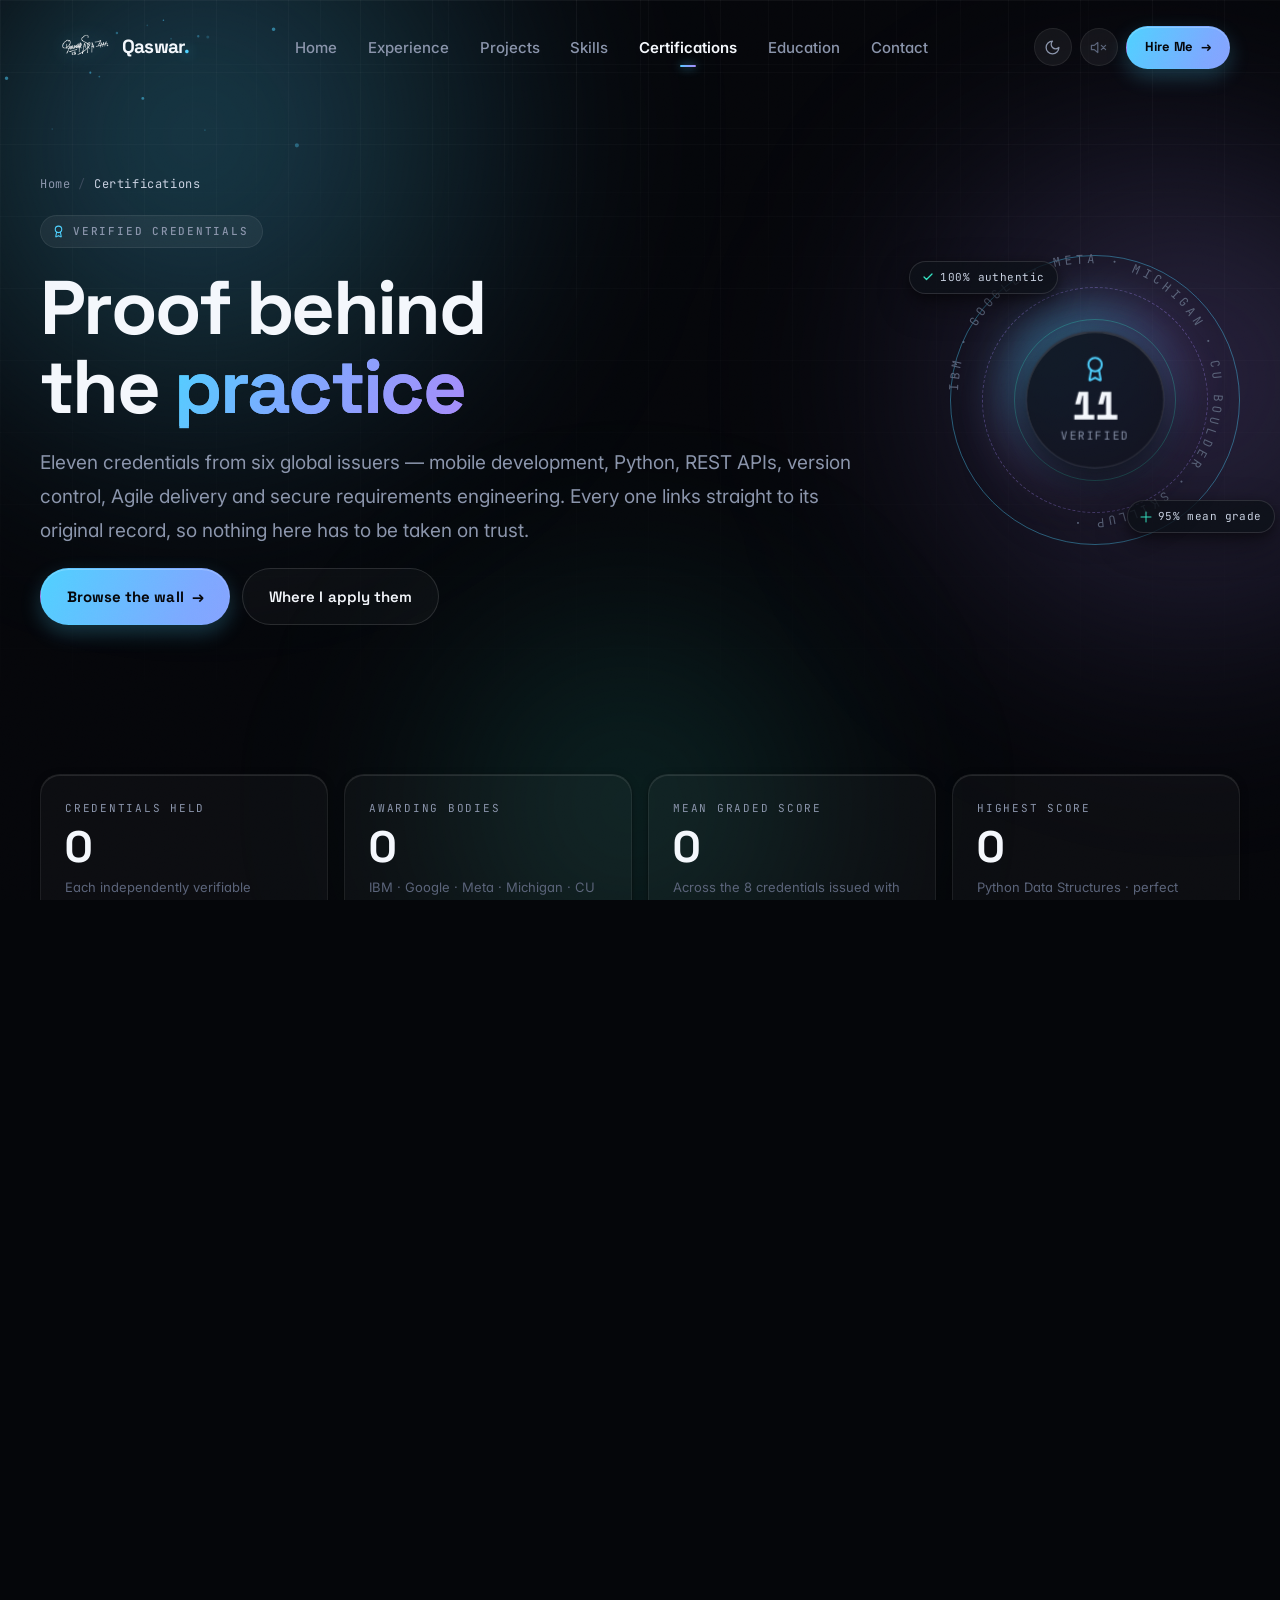
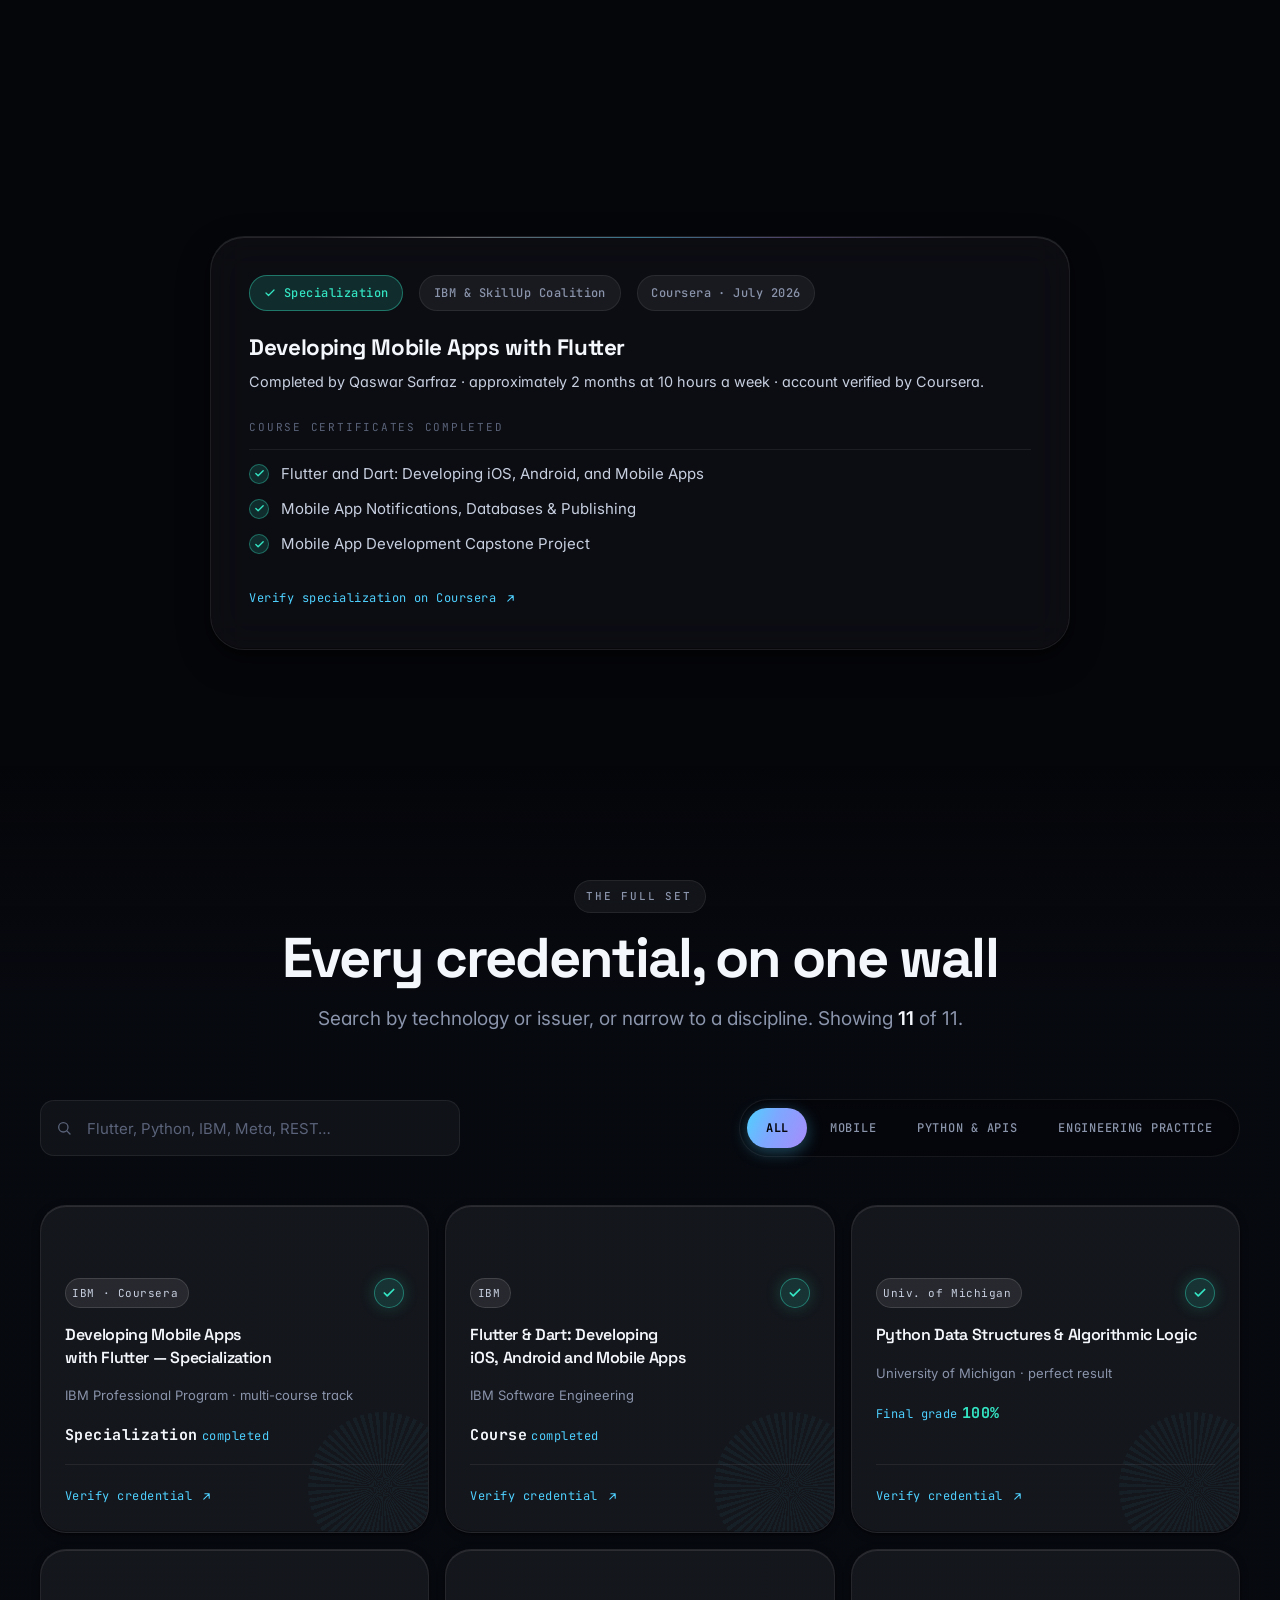
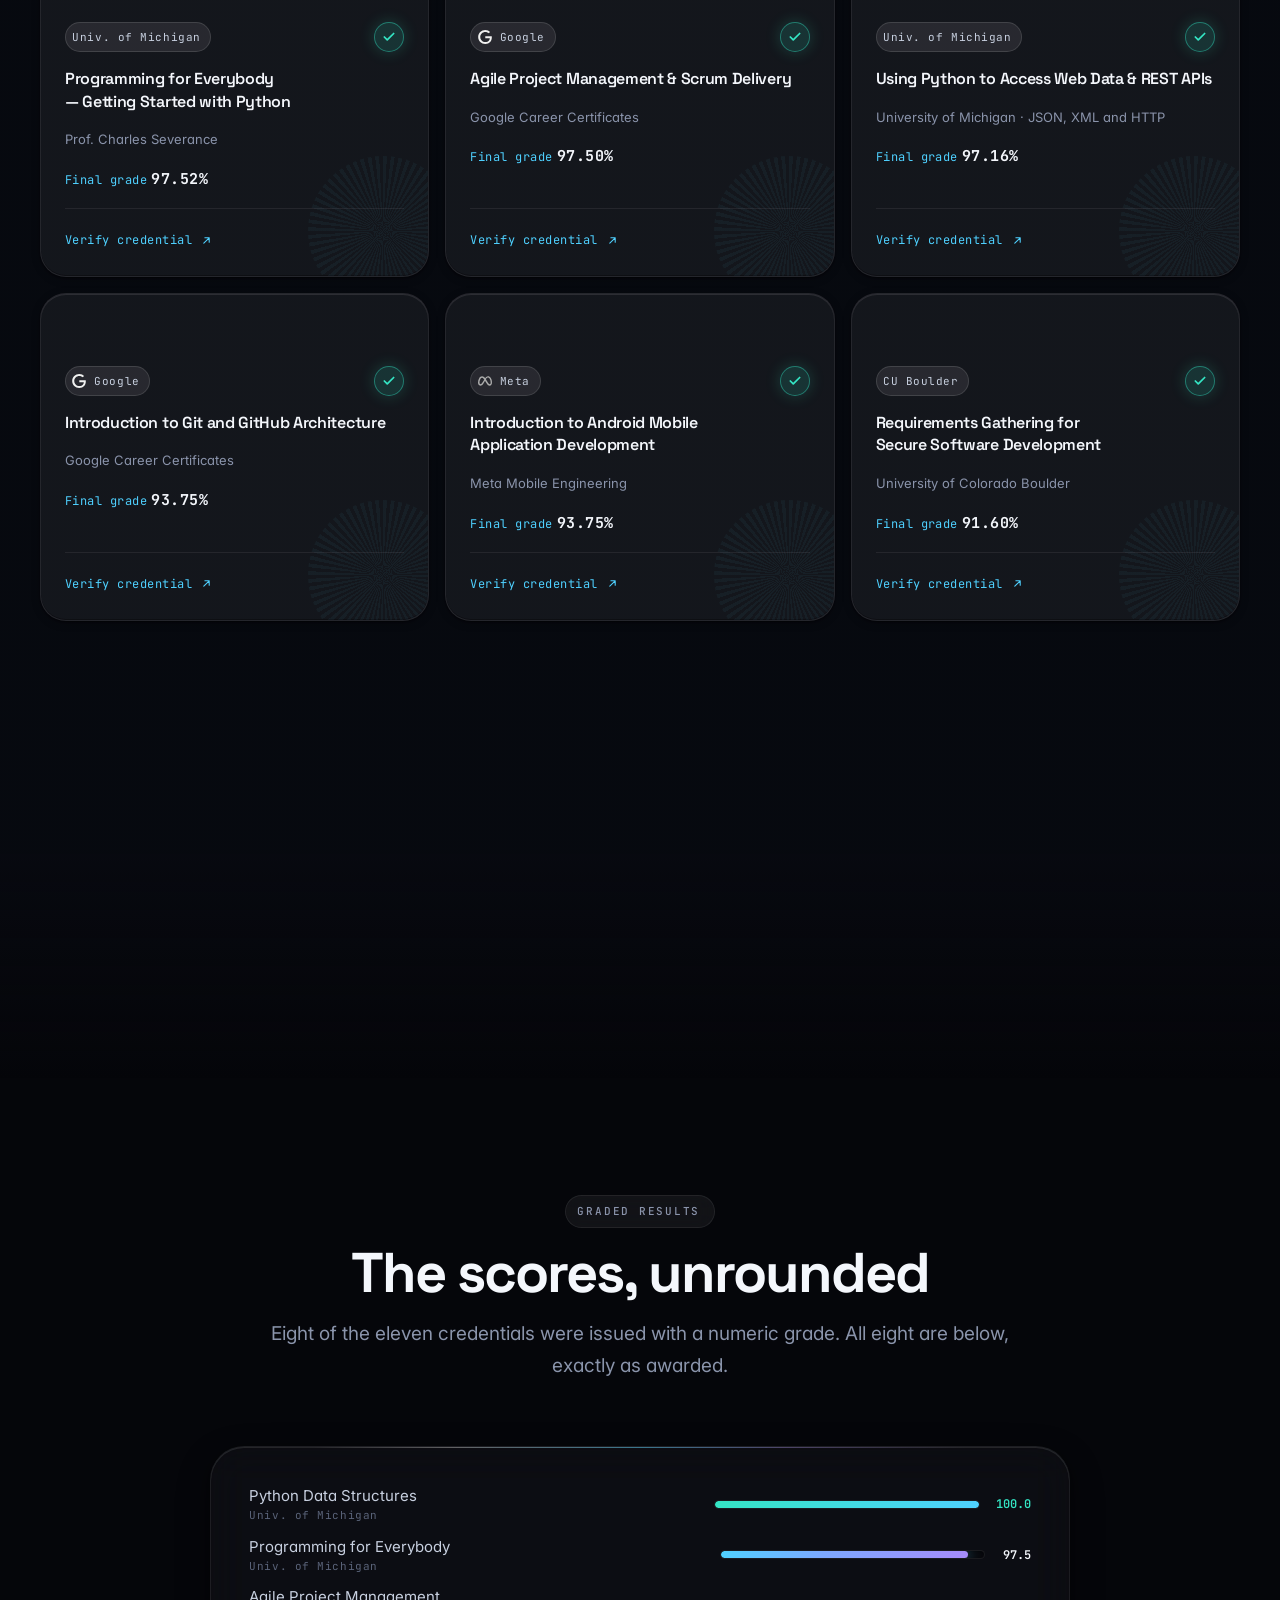
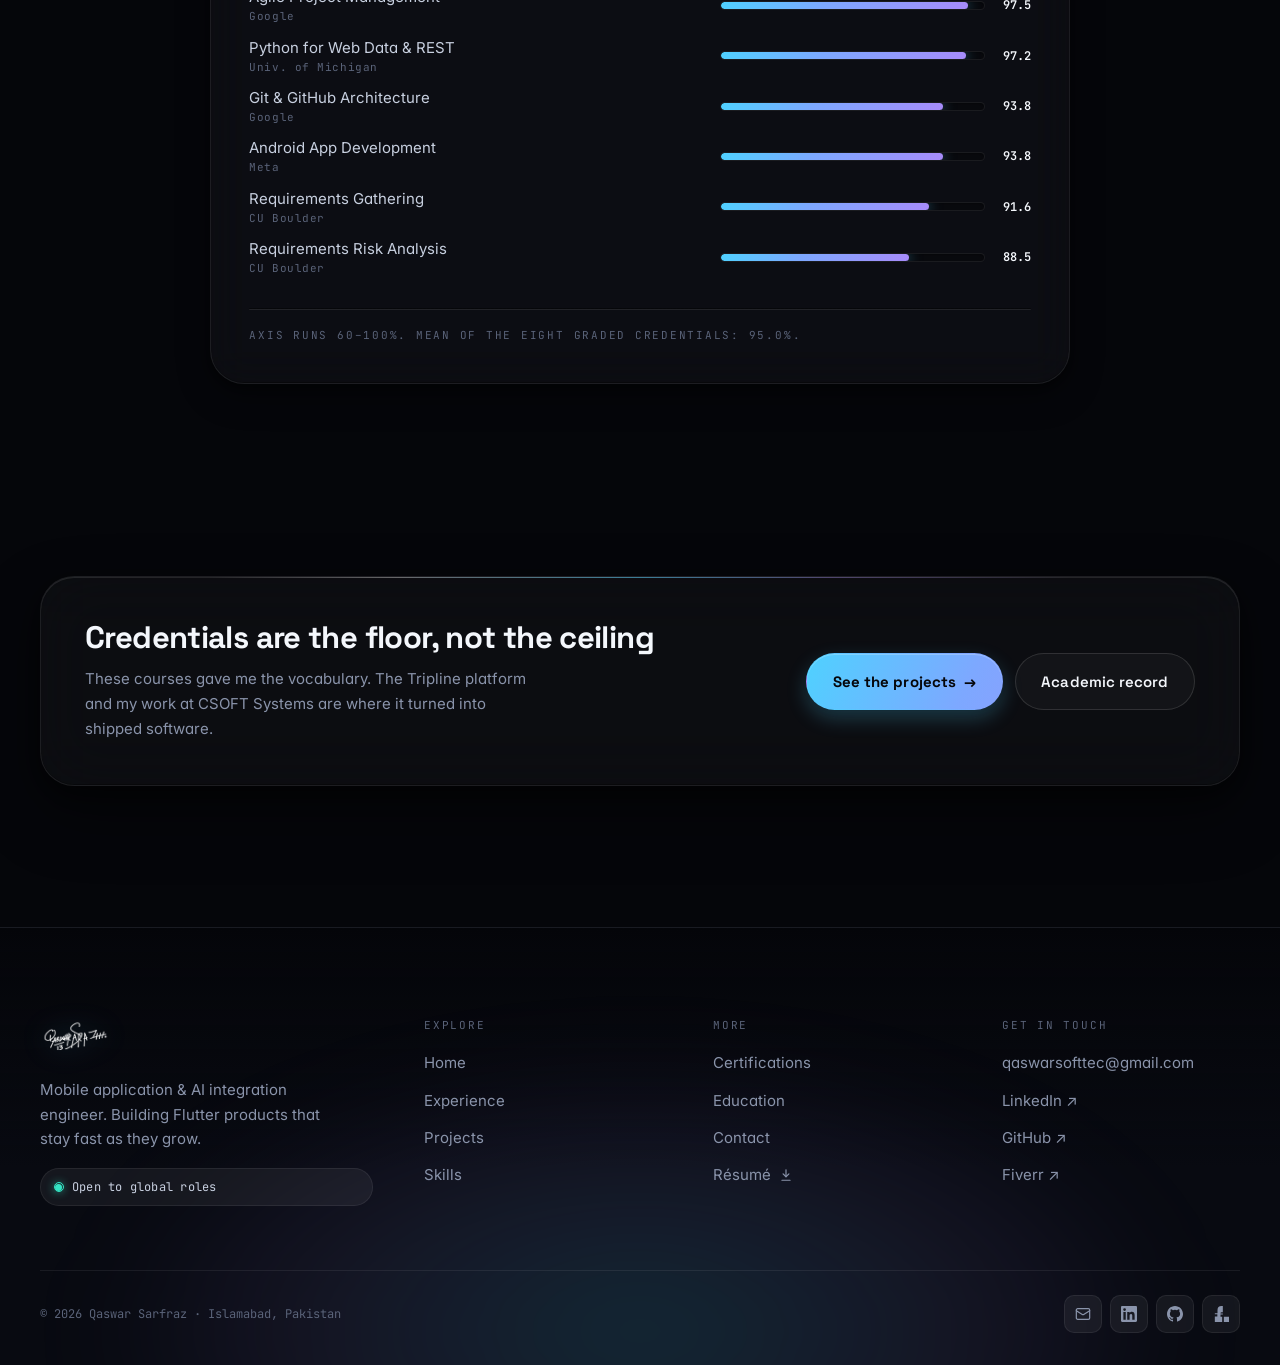
<file: certifications.html>
<!DOCTYPE html>
<html lang="en" class="no-js" data-theme="dark">

<head>
  <meta charset="UTF-8">
  <meta name="viewport" content="width=device-width, initial-scale=1.0">
  <title>Certifications — Qaswar Sarfraz | 11 Verified Credentials</title>
  <meta name="description" content="11 verified certifications from IBM, Google, Meta, University of Michigan, CU Boulder and SkillUp — Flutter, Dart, Python, REST APIs, Git and Agile delivery. Every credential links to its original record.">
  <meta name="author" content="Qaswar Sarfraz">
  <meta name="robots" content="index, follow">
  <link rel="canonical" href="https://qaswarsarfraz.vercel.app/certifications.html">

  <meta property="og:type" content="website">
  <meta property="og:url" content="https://qaswarsarfraz.vercel.app/certifications.html">
  <meta property="og:title" content="Certifications — Qaswar Sarfraz | 11 Verified Credentials">
  <meta property="og:description" content="Verified credentials in Flutter, Dart, Python, REST APIs, Git and Agile from six global issuers — 95% mean grade.">
  <meta property="og:image" content="https://qaswarsarfraz.vercel.app/assets/og-image.png">
  <meta property="og:site_name" content="Qaswar Sarfraz Portfolio">

  <meta name="twitter:card" content="summary_large_image">
  <meta name="twitter:title" content="Certifications — Qaswar Sarfraz">
  <meta name="twitter:description" content="11 verified credentials from IBM, Google, Meta, Michigan, CU Boulder and SkillUp.">
  <meta name="twitter:image" content="https://qaswarsarfraz.vercel.app/assets/og-image.png">

  <link rel="icon" type="image/svg+xml" href="assets/favicon.svg">
  <link rel="icon" type="image/png" sizes="32x32" href="assets/favicon-32.png">
  <link rel="apple-touch-icon" href="assets/apple-touch-icon.png">
  <link rel="manifest" href="site.webmanifest">
  <meta name="theme-color" content="#05060A">

  <script>
    (function () {
      try {
        document.documentElement.setAttribute('data-theme', localStorage.getItem('qs-theme') || 'dark');
      } catch (e) { /* private mode — keep the default */ }
    })();
  </script>

  <link rel="preconnect" href="https://fonts.googleapis.com">
  <link rel="preconnect" href="https://fonts.gstatic.com" crossorigin>
  <link href="https://fonts.googleapis.com/css2?family=Space+Grotesk:wght@400;500;600;700&family=Inter:wght@300;400;500;600;700&family=JetBrains+Mono:wght@400;500;600&display=swap" rel="stylesheet">

  <link rel="stylesheet" href="css/tokens.css">
  <link rel="stylesheet" href="css/base.css">
  <link rel="stylesheet" href="css/layout.css">
  <link rel="stylesheet" href="css/components.css">
  <link rel="stylesheet" href="css/fx.css">
  <link rel="stylesheet" href="css/pages.css">
  <link rel="stylesheet" href="css/premium-pages.css">

  <script type="application/ld+json">
  {
    "@context": "https://schema.org",
    "@type": "CollectionPage",
    "name": "Certifications — Qaswar Sarfraz",
    "description": "11 verified industry credentials in Flutter, Dart, Python, REST APIs, Git and Agile delivery.",
    "url": "https://qaswarsarfraz.vercel.app/certifications.html",
    "about": {
      "@type": "Person",
      "name": "Qaswar Sarfraz",
      "hasCredential": [
        { "@type": "EducationalOccupationalCredential", "name": "Developing Mobile Apps with Flutter Specialization", "recognizedBy": { "@type": "Organization", "name": "IBM" } },
        { "@type": "EducationalOccupationalCredential", "name": "Python Data Structures", "recognizedBy": { "@type": "Organization", "name": "University of Michigan" } },
        { "@type": "EducationalOccupationalCredential", "name": "Agile Project Management", "recognizedBy": { "@type": "Organization", "name": "Google" } },
        { "@type": "EducationalOccupationalCredential", "name": "Introduction to Android Mobile Application Development", "recognizedBy": { "@type": "Organization", "name": "Meta" } }
      ]
    }
  }
  </script>
</head>

<body data-page="certs">

  <!-- ══════════ AMBIENT LAYERS ══════════ -->
  <div class="aurora" aria-hidden="true"><i></i><i></i><i></i></div>
  <div class="aurora-grid" aria-hidden="true"></div>
  <canvas id="dust" aria-hidden="true"></canvas>
  <div class="grain" aria-hidden="true"></div>
  <div class="curtain" aria-hidden="true"></div>
  <div class="cursor-dot" aria-hidden="true"></div>
  <div class="cursor-ring" aria-hidden="true"></div>
  <div id="progress" aria-hidden="true"></div>

  <a href="#main" class="skip-link">Skip to main content</a>

  <!-- ══════════ NAVIGATION ══════════ -->
  <nav id="nav" aria-label="Main navigation">
    <div class="nav-inner">
      <a href="index.html" class="nav-logo" aria-label="Qaswar Sarfraz — home">
        <img src="assets/signatureblack.png" alt="" class="nav-sig" width="110" height="52" aria-hidden="true">
        <span class="nav-name">Qaswar<span class="nav-dot">.</span></span>
      </a>

      <ul class="nav-links" role="list">
        <li><a href="index.html"          class="nav-link" data-page="home">Home</a></li>
        <li><a href="experience.html"     class="nav-link" data-page="experience">Experience</a></li>
        <li><a href="projects.html"       class="nav-link" data-page="projects">Projects</a></li>
        <li><a href="skills.html"         class="nav-link" data-page="skills">Skills</a></li>
        <li><a href="certifications.html" class="nav-link" data-page="certs">Certifications</a></li>
        <li><a href="education.html"      class="nav-link" data-page="education">Education</a></li>
        <li><a href="contact.html"        class="nav-link" data-page="contact">Contact</a></li>
      </ul>

      <div class="nav-actions">
        <button class="nav-btn" data-theme-toggle type="button" aria-label="Switch theme">
          <svg class="ico-moon" viewBox="0 0 24 24" fill="none" stroke="currentColor" stroke-width="1.8" stroke-linecap="round" stroke-linejoin="round" aria-hidden="true"><path d="M12 3a6 6 0 0 0 9 9 9 9 0 1 1-9-9Z"/></svg>
          <svg class="ico-sun" viewBox="0 0 24 24" fill="none" stroke="currentColor" stroke-width="1.8" stroke-linecap="round" stroke-linejoin="round" aria-hidden="true"><circle cx="12" cy="12" r="4"/><path d="M12 2v2M12 20v2M4.9 4.9l1.4 1.4M17.7 17.7l1.4 1.4M2 12h2M20 12h2M4.9 19.1l1.4-1.4M17.7 6.3l1.4-1.4"/></svg>
        </button>

        <button class="nav-btn" data-sound-toggle type="button" aria-label="Enable interface sound">
          <svg class="ico-audio" viewBox="0 0 24 24" fill="none" stroke="currentColor" stroke-width="1.8" stroke-linecap="round" stroke-linejoin="round" aria-hidden="true"><path d="M11 5 6 9H2v6h4l5 4V5Z"/><path d="M19.1 4.9a10 10 0 0 1 0 14.2M15.5 8.5a5 5 0 0 1 0 7"/></svg>
          <svg class="ico-mute" viewBox="0 0 24 24" fill="none" stroke="currentColor" stroke-width="1.8" stroke-linecap="round" stroke-linejoin="round" aria-hidden="true"><path d="M11 5 6 9H2v6h4l5 4V5Z"/><path d="m22 9-6 6M16 9l6 6"/></svg>
        </button>

        <a href="contact.html" class="btn btn-sm btn-primary nav-cta" data-magnetic="0.2">Hire Me <span class="btn-arrow">→</span></a>

        <button class="burger" id="burger" type="button" aria-label="Open navigation menu" aria-expanded="false" aria-controls="m-menu">
          <i></i><i></i><i></i>
        </button>
      </div>
    </div>
  </nav>

  <!-- ══════════ MOBILE MENU ══════════ -->
  <div class="m-menu" id="m-menu" role="dialog" aria-modal="true" aria-label="Site navigation">
    <ul class="m-list" role="list">
      <li><a href="index.html"          class="m-link" data-page="home"       style="--i:0"><span class="m-num">01</span> Home</a></li>
      <li><a href="experience.html"     class="m-link" data-page="experience" style="--i:1"><span class="m-num">02</span> Experience</a></li>
      <li><a href="projects.html"       class="m-link" data-page="projects"   style="--i:2"><span class="m-num">03</span> Projects</a></li>
      <li><a href="skills.html"         class="m-link" data-page="skills"     style="--i:3"><span class="m-num">04</span> Skills</a></li>
      <li><a href="certifications.html" class="m-link" data-page="certs"      style="--i:4"><span class="m-num">05</span> Certifications</a></li>
      <li><a href="education.html"      class="m-link" data-page="education"  style="--i:5"><span class="m-num">06</span> Education</a></li>
      <li><a href="contact.html"        class="m-link" data-page="contact"    style="--i:6"><span class="m-num">07</span> Contact</a></li>
    </ul>

    <div class="m-foot">
      <a href="contact.html" class="btn btn-primary btn-full">Start a conversation <span class="btn-arrow">→</span></a>
      <div class="m-socials">
        <a href="mailto:qaswarsofttec@gmail.com" class="m-social" aria-label="Email Qaswar">
          <svg class="ico-sm" viewBox="0 0 24 24" fill="none" stroke="currentColor" stroke-width="1.8" stroke-linecap="round" stroke-linejoin="round" aria-hidden="true"><rect width="20" height="16" x="2" y="4" rx="2"/><path d="m22 7-8.97 5.7a1.94 1.94 0 0 1-2.06 0L2 7"/></svg>
        </a>
        <a href="https://linkedin.com/in/qaswar-sarfraz-051111313" target="_blank" rel="noopener noreferrer me" class="m-social" aria-label="Qaswar on LinkedIn">
          <svg class="ico-sm" viewBox="0 0 24 24" fill="currentColor" aria-hidden="true"><path d="M20.45 20.45h-3.55v-5.57c0-1.33-.03-3.04-1.85-3.04-1.86 0-2.14 1.45-2.14 2.94v5.67H9.35V9h3.41v1.56h.05c.48-.9 1.64-1.85 3.37-1.85 3.6 0 4.27 2.37 4.27 5.46v6.28ZM5.34 7.43a2.06 2.06 0 1 1 0-4.13 2.06 2.06 0 0 1 0 4.13Zm1.78 13.02H3.56V9h3.56v11.45ZM22.22 0H1.77C.79 0 0 .77 0 1.73v20.54C0 23.23.79 24 1.77 24h20.45c.98 0 1.78-.77 1.78-1.73V1.73C24 .77 23.2 0 22.22 0Z"/></svg>
        </a>
        <a href="https://github.com/QaswarSarfrazcodes" target="_blank" rel="noopener noreferrer me" class="m-social" aria-label="Qaswar on GitHub">
          <svg class="ico-sm" viewBox="0 0 24 24" fill="currentColor" aria-hidden="true"><path d="M12 0C5.37 0 0 5.37 0 12c0 5.3 3.44 9.8 8.21 11.39.6.11.79-.26.79-.58v-2.23c-3.34.73-4.03-1.42-4.03-1.42-.55-1.38-1.34-1.75-1.34-1.75-1.08-.75.09-.73.09-.73 1.2.08 1.84 1.24 1.84 1.24 1.07 1.83 2.81 1.3 3.49 1 .11-.78.42-1.31.76-1.61-2.67-.3-5.47-1.33-5.47-5.93 0-1.31.47-2.38 1.24-3.22-.13-.3-.54-1.52.11-3.18 0 0 1.01-.32 3.3 1.23a11.5 11.5 0 0 1 6.01 0c2.29-1.55 3.3-1.23 3.3-1.23.65 1.66.24 2.88.12 3.18.77.84 1.23 1.91 1.23 3.22 0 4.61-2.81 5.62-5.48 5.92.43.37.82 1.1.82 2.22v3.29c0 .32.19.7.8.58C20.57 21.8 24 17.3 24 12c0-6.63-5.37-12-12-12Z"/></svg>
        </a>
      </div>
    </div>
  </div>

  <main id="main">

    <!-- ══════════════════════════════════════════════════
         PAGE HERO — copy beside a 3D verification seal
         ══════════════════════════════════════════════════ -->
    <div class="page-hero">
      <div class="container">
        <div class="hero-split">

          <div class="page-hero-inner">
            <nav class="breadcrumb" aria-label="Breadcrumb" data-reveal="up">
              <a href="index.html">Home</a><span class="sep">/</span><span aria-current="page">Certifications</span>
            </nav>

            <div class="eyebrow" data-reveal="up" data-reveal-delay="60">
              <svg viewBox="0 0 24 24" fill="none" stroke="currentColor" stroke-width="2" stroke-linecap="round" stroke-linejoin="round" aria-hidden="true"><path d="m15.48 12.89 1.51 8.53a.5.5 0 0 1-.73.5L12 19.68l-4.26 2.23a.5.5 0 0 1-.73-.5l1.51-8.52"/><circle cx="12" cy="8" r="6"/></svg>
              Verified credentials
            </div>

            <h1 class="page-title" data-split>Proof behind<br>the <span class="accent">practice</span></h1>

            <p class="page-desc" data-reveal="up" data-reveal-delay="180">
              Eleven credentials from six global issuers — mobile development,
              Python, REST APIs, version control, Agile delivery and secure
              requirements engineering. Every one links straight to its original
              record, so nothing here has to be taken on trust.
            </p>

            <div class="btn-row" data-reveal="up" data-reveal-delay="240">
              <a href="#wall" class="btn btn-primary" data-magnetic="0.2">Browse the wall <span class="btn-arrow">→</span></a>
              <a href="skills.html" class="btn btn-outline">Where I apply them</a>
            </div>
          </div>

          <!-- ── 3D SEAL ── -->
          <div class="orn" data-reveal="scale" data-reveal-delay="220" aria-hidden="true">
            <span class="orn-ring orn-ring--a"></span>
            <span class="orn-ring orn-ring--b"></span>
            <span class="orn-ring orn-ring--c"></span>

            <svg class="emblem-arc" viewBox="0 0 200 200">
              <defs>
                <path id="seal-arc" d="M100,100 m-88,0 a88,88 0 1,1 176,0 a88,88 0 1,1 -176,0"></path>
              </defs>
              <text>
                <textPath href="#seal-arc" startOffset="0">
                  IBM · GOOGLE · META · MICHIGAN · CU BOULDER · SKILLUP ·
                </textPath>
              </text>
            </svg>

            <span class="orn-core">
              <svg viewBox="0 0 24 24" fill="none" stroke="currentColor" stroke-width="1.8" stroke-linecap="round" stroke-linejoin="round"><path d="m15.48 12.89 1.51 8.53a.5.5 0 0 1-.73.5L12 19.68l-4.26 2.23a.5.5 0 0 1-.73-.5l1.51-8.52"/><circle cx="12" cy="8" r="6"/></svg>
              <span class="orn-val">11</span>
              <span class="orn-lbl">Verified</span>
            </span>

            <span class="orn-chip orn-chip--tl">
              <svg viewBox="0 0 24 24" fill="none" stroke="currentColor" stroke-width="2.5" stroke-linecap="round" stroke-linejoin="round"><polyline points="20 6 9 17 4 12"/></svg>
              100% authentic
            </span>

            <span class="orn-chip orn-chip--br">
              <svg viewBox="0 0 24 24" fill="none" stroke="currentColor" stroke-width="2" stroke-linecap="round" stroke-linejoin="round"><path d="M12 2v20M2 12h20"/></svg>
              95% mean grade
            </span>
          </div>

        </div>
      </div>
    </div>

    <!-- ══════════════════════════════════════════════════
         METRICS
         ══════════════════════════════════════════════════ -->
    <div class="section section--tight">
      <div class="container">
        <div class="metric-grid" data-stagger data-reveal="up">
          <div class="metric">
            <span class="metric-lbl">Credentials held</span>
            <span class="metric-val" data-count="11">0</span>
            <span class="metric-sub">Each independently verifiable</span>
          </div>
          <div class="metric">
            <span class="metric-lbl">Awarding bodies</span>
            <span class="metric-val" data-count="6">0</span>
            <span class="metric-sub">IBM · Google · Meta · Michigan · CU Boulder · SkillUp</span>
          </div>
          <div class="metric">
            <span class="metric-lbl">Mean graded score</span>
            <span class="metric-val" data-count="95">0</span>
            <span class="metric-sub">Across the 8 credentials issued with a grade</span>
          </div>
          <div class="metric">
            <span class="metric-lbl">Highest score</span>
            <span class="metric-val" data-count="100">0</span>
            <span class="metric-sub">Python Data Structures · perfect result</span>
          </div>
        </div>
      </div>
    </div>

    <!-- ══════════════════════════════════════════════════
         ISSUER RAIL
         ══════════════════════════════════════════════════ -->
    <section class="section section--tight" aria-labelledby="issuers-heading">
      <div class="container">
        <div class="sect-head sect-head--center" data-reveal="up">
          <div class="eyebrow">Awarding bodies</div>
          <h2 class="sect-title" id="issuers-heading">Who signed off</h2>
          <div class="title-rule" aria-hidden="true"></div>
        </div>

        <div class="issuer-rail" data-stagger data-reveal="up">
          <span class="issuer-plate">IBM <b>2</b></span>
          <span class="issuer-plate">Univ. of Michigan <b>3</b></span>
          <span class="issuer-plate"><img src="assets/icons/tech/google.svg" alt="" loading="lazy">Google <b>2</b></span>
          <span class="issuer-plate"><img src="assets/icons/tech/meta.svg" alt="" loading="lazy">Meta <b>1</b></span>
          <span class="issuer-plate">CU Boulder <b>2</b></span>
          <span class="issuer-plate">SkillUp Coalition <b>1</b></span>
          <span class="issuer-plate"><img src="assets/icons/tech/coursera.svg" alt="" loading="lazy">Delivered via Coursera</span>
        </div>
      </div>
    </section>

    <!-- ══════════════════════════════════════════════════
         FLUTTER SPECIALIZATION HIGHLIGHT
         ══════════════════════════════════════════════════ -->
    <section class="section" aria-labelledby="spec-heading">
      <div class="container container--narrow">
        <div class="sect-head sect-head--center" data-reveal="up">
          <div class="eyebrow">
            <svg viewBox="0 0 24 24" fill="none" stroke="currentColor" stroke-width="2" stroke-linecap="round" stroke-linejoin="round" aria-hidden="true"><path d="m15.48 12.89 1.51 8.53a.5.5 0 0 1-.73.5L12 19.68l-4.26 2.23a.5.5 0 0 1-.73-.5l1.51-8.52"/><circle cx="12" cy="8" r="6"/></svg>
            Specialization certificate
          </div>
          <h2 class="sect-title" id="spec-heading">IBM &amp; SkillUp Flutter Specialization</h2>
          <p class="sect-desc">Completed July 22, 2026 — three-course professional track issued by IBM &amp; SkillUp via Coursera.</p>
        </div>

        <div class="glass glass--soft" style="padding: clamp(1.5rem, 3vw, 2.5rem)" data-reveal="up">

          <div style="display:flex; flex-wrap:wrap; align-items:center; gap:1rem; margin-bottom:1.5rem;">
            <span class="pill pill--mint">
              <svg viewBox="0 0 24 24" fill="none" stroke="currentColor" stroke-width="2.5" stroke-linecap="round" stroke-linejoin="round" style="width:12px;height:12px" aria-hidden="true"><polyline points="20 6 9 17 4 12"/></svg>
              Specialization
            </span>
            <span class="pill">IBM &amp; SkillUp Coalition</span>
            <span class="pill">Coursera · July 2026</span>
          </div>

          <h3 style="font-size:clamp(1.1rem,2vw,1.4rem); font-weight:700; margin-bottom:.5rem;">
            Developing Mobile Apps with Flutter
          </h3>
          <p style="color:var(--clr-text-muted); margin-bottom:1.5rem; font-size:.9rem;">
            Completed by Qaswar Sarfraz · approximately 2 months at 10 hours a week ·
            account verified by Coursera.
          </p>

          <div class="tl-sub-title" style="margin-bottom:.75rem;">Course certificates completed</div>
          <div class="feat-list" style="margin-bottom:1.75rem;">
            <div class="feat-row">
              <span class="feat-check" aria-hidden="true"><svg viewBox="0 0 24 24" fill="none" stroke="currentColor" stroke-linecap="round" stroke-linejoin="round"><polyline points="20 6 9 17 4 12"/></svg></span>
              <span>Flutter and Dart: Developing iOS, Android, and Mobile Apps</span>
            </div>
            <div class="feat-row">
              <span class="feat-check" aria-hidden="true"><svg viewBox="0 0 24 24" fill="none" stroke="currentColor" stroke-linecap="round" stroke-linejoin="round"><polyline points="20 6 9 17 4 12"/></svg></span>
              <span>Mobile App Notifications, Databases &amp; Publishing</span>
            </div>
            <div class="feat-row">
              <span class="feat-check" aria-hidden="true"><svg viewBox="0 0 24 24" fill="none" stroke="currentColor" stroke-linecap="round" stroke-linejoin="round"><polyline points="20 6 9 17 4 12"/></svg></span>
              <span>Mobile App Development Capstone Project</span>
            </div>
          </div>

          <a href="https://www.coursera.org/account/accomplishments/specialization/PU7GVF86OS87"
             target="_blank" rel="noopener noreferrer" class="cert-verify" style="display:inline-flex;">
            Verify specialization on Coursera
            <svg viewBox="0 0 24 24" fill="none" stroke="currentColor" stroke-width="2" stroke-linecap="round" stroke-linejoin="round" aria-hidden="true"><path d="M7 17 17 7M9 7h8v8"/></svg>
          </a>

        </div>
      </div>
    </section>

    <!-- ══════════════════════════════════════════════════
         CREDENTIAL WALL
         ══════════════════════════════════════════════════ -->
    <section class="section section--alt" id="wall" aria-labelledby="wall-heading">
      <div class="container">

        <div class="sect-head sect-head--center" data-reveal="up">
          <div class="eyebrow">The full set</div>
          <h2 class="sect-title" id="wall-heading">Every credential, on one wall</h2>
          <p class="sect-desc">
            Search by technology or issuer, or narrow to a discipline.
            Showing <b data-search-count>11</b> of 11.
          </p>
        </div>

        <!-- ── TOOLBAR ── -->
        <div class="cert-toolbar" data-reveal="up">
          <label class="cert-search">
            <span class="sr-only">Search credentials</span>
            <svg viewBox="0 0 24 24" fill="none" stroke="currentColor" stroke-width="2" stroke-linecap="round" stroke-linejoin="round" aria-hidden="true"><circle cx="11" cy="11" r="7"/><path d="m21 21-4.3-4.3"/></svg>
            <input type="search" class="input" data-search="#cert-grid"
                   placeholder="Flutter, Python, IBM, Meta, REST…" autocomplete="off">
          </label>

          <div class="filter-rail" data-filter-rail="#cert-grid" role="tablist" aria-label="Filter credentials by discipline">
            <button class="filter-btn is-active" data-value="all" type="button">All</button>
            <button class="filter-btn" data-value="mobile" type="button">Mobile</button>
            <button class="filter-btn" data-value="python" type="button">Python &amp; APIs</button>
            <button class="filter-btn" data-value="practice" type="button">Engineering practice</button>
          </div>
        </div>

        <!-- ── WALL ── -->
        <div class="cert-grid" id="cert-grid" aria-label="Verified credential wall">

          <!-- 01 · IBM Flutter Specialization -->
          <article class="cert-card" data-cat="mobile" data-tilt="7" data-reveal="up"
                   data-keywords="ibm coursera flutter dart specialization mobile ios android professional">
            <span class="foil" aria-hidden="true"></span>
            <span class="sheen" aria-hidden="true"></span>
            <span class="glare" aria-hidden="true"></span>

            <div class="cert-top">
              <span class="cert-issuer">IBM · Coursera</span>
              <span class="cert-seal" aria-label="Verified">
                <svg viewBox="0 0 24 24" fill="none" stroke="currentColor" stroke-linecap="round" stroke-linejoin="round" aria-hidden="true"><polyline points="20 6 9 17 4 12"/></svg>
              </span>
            </div>

            <h3 class="cert-title">Developing Mobile Apps with Flutter — Specialization</h3>
            <p class="cert-org">IBM Professional Program · multi-course track</p>
            <span class="cert-grade"><b>Specialization</b> completed</span>

            <div class="cert-foot">
              <a href="https://www.coursera.org/account/accomplishments/specialization/PU7GVF86OS87" target="_blank" rel="noopener noreferrer" class="cert-verify">
                Verify credential
                <svg viewBox="0 0 24 24" fill="none" stroke="currentColor" stroke-width="2" stroke-linecap="round" stroke-linejoin="round" aria-hidden="true"><path d="M7 17 17 7M9 7h8v8"/></svg>
              </a>
            </div>
          </article>

          <!-- 02 · IBM Flutter & Dart -->
          <article class="cert-card" data-cat="mobile" data-tilt="7" data-reveal="up" data-reveal-delay="60"
                   data-keywords="ibm flutter dart ios android cross platform widgets mobile">
            <span class="foil" aria-hidden="true"></span>
            <span class="sheen" aria-hidden="true"></span>
            <span class="glare" aria-hidden="true"></span>

            <div class="cert-top">
              <span class="cert-issuer">IBM</span>
              <span class="cert-seal" aria-label="Verified">
                <svg viewBox="0 0 24 24" fill="none" stroke="currentColor" stroke-linecap="round" stroke-linejoin="round" aria-hidden="true"><polyline points="20 6 9 17 4 12"/></svg>
              </span>
            </div>

            <h3 class="cert-title">Flutter &amp; Dart: Developing iOS, Android and Mobile Apps</h3>
            <p class="cert-org">IBM Software Engineering</p>
            <span class="cert-grade"><b>Course</b> completed</span>

            <div class="cert-foot">
              <a href="https://www.coursera.org/account/accomplishments/records/NBWQHGRFKBWO" target="_blank" rel="noopener noreferrer" class="cert-verify">
                Verify credential
                <svg viewBox="0 0 24 24" fill="none" stroke="currentColor" stroke-width="2" stroke-linecap="round" stroke-linejoin="round" aria-hidden="true"><path d="M7 17 17 7M9 7h8v8"/></svg>
              </a>
            </div>
          </article>

          <!-- 03 · Michigan Python Data Structures -->
          <article class="cert-card" data-cat="python" data-tilt="7" data-reveal="up" data-reveal-delay="120"
                   data-keywords="michigan python data structures algorithms lists dictionaries perfect score severance">
            <span class="foil" aria-hidden="true"></span>
            <span class="sheen" aria-hidden="true"></span>
            <span class="glare" aria-hidden="true"></span>

            <div class="cert-top">
              <span class="cert-issuer">Univ. of Michigan</span>
              <span class="cert-seal" aria-label="Verified">
                <svg viewBox="0 0 24 24" fill="none" stroke="currentColor" stroke-linecap="round" stroke-linejoin="round" aria-hidden="true"><polyline points="20 6 9 17 4 12"/></svg>
              </span>
            </div>

            <h3 class="cert-title">Python Data Structures &amp; Algorithmic Logic</h3>
            <p class="cert-org">University of Michigan · perfect result</p>
            <span class="cert-grade cert-grade--peak">Final grade <b>100%</b></span>

            <div class="cert-foot">
              <a href="https://www.coursera.org/account/accomplishments/records/27T5NW32NZMI" target="_blank" rel="noopener noreferrer" class="cert-verify">
                Verify credential
                <svg viewBox="0 0 24 24" fill="none" stroke="currentColor" stroke-width="2" stroke-linecap="round" stroke-linejoin="round" aria-hidden="true"><path d="M7 17 17 7M9 7h8v8"/></svg>
              </a>
            </div>
          </article>

          <!-- 04 · Michigan Programming for Everybody -->
          <article class="cert-card" data-cat="python" data-tilt="7" data-reveal="up"
                   data-keywords="michigan python programming for everybody getting started severance fundamentals">
            <span class="foil" aria-hidden="true"></span>
            <span class="sheen" aria-hidden="true"></span>
            <span class="glare" aria-hidden="true"></span>

            <div class="cert-top">
              <span class="cert-issuer">Univ. of Michigan</span>
              <span class="cert-seal" aria-label="Verified">
                <svg viewBox="0 0 24 24" fill="none" stroke="currentColor" stroke-linecap="round" stroke-linejoin="round" aria-hidden="true"><polyline points="20 6 9 17 4 12"/></svg>
              </span>
            </div>

            <h3 class="cert-title">Programming for Everybody — Getting Started with Python</h3>
            <p class="cert-org">Prof. Charles Severance</p>
            <span class="cert-grade">Final grade <b>97.52%</b></span>

            <div class="cert-foot">
              <a href="https://www.coursera.org/account/accomplishments/records/BRMT4C5UPVVV" target="_blank" rel="noopener noreferrer" class="cert-verify">
                Verify credential
                <svg viewBox="0 0 24 24" fill="none" stroke="currentColor" stroke-width="2" stroke-linecap="round" stroke-linejoin="round" aria-hidden="true"><path d="M7 17 17 7M9 7h8v8"/></svg>
              </a>
            </div>
          </article>

          <!-- 05 · Google Agile -->
          <article class="cert-card" data-cat="practice" data-tilt="7" data-reveal="up" data-reveal-delay="60"
                   data-keywords="google agile scrum project management sprints backlog delivery career certificates">
            <span class="foil" aria-hidden="true"></span>
            <span class="sheen" aria-hidden="true"></span>
            <span class="glare" aria-hidden="true"></span>

            <div class="cert-top">
              <span class="cert-issuer"><img src="assets/icons/tech/google.svg" alt="" loading="lazy">Google</span>
              <span class="cert-seal" aria-label="Verified">
                <svg viewBox="0 0 24 24" fill="none" stroke="currentColor" stroke-linecap="round" stroke-linejoin="round" aria-hidden="true"><polyline points="20 6 9 17 4 12"/></svg>
              </span>
            </div>

            <h3 class="cert-title">Agile Project Management &amp; Scrum Delivery</h3>
            <p class="cert-org">Google Career Certificates</p>
            <span class="cert-grade">Final grade <b>97.50%</b></span>

            <div class="cert-foot">
              <a href="https://www.coursera.org/account/accomplishments/records/HZ7DGX9HQJGX" target="_blank" rel="noopener noreferrer" class="cert-verify">
                Verify credential
                <svg viewBox="0 0 24 24" fill="none" stroke="currentColor" stroke-width="2" stroke-linecap="round" stroke-linejoin="round" aria-hidden="true"><path d="M7 17 17 7M9 7h8v8"/></svg>
              </a>
            </div>
          </article>

          <!-- 06 · Michigan Web Data -->
          <article class="cert-card" data-cat="python" data-tilt="7" data-reveal="up" data-reveal-delay="120"
                   data-keywords="michigan python web data rest api json xml scraping requests urllib">
            <span class="foil" aria-hidden="true"></span>
            <span class="sheen" aria-hidden="true"></span>
            <span class="glare" aria-hidden="true"></span>

            <div class="cert-top">
              <span class="cert-issuer">Univ. of Michigan</span>
              <span class="cert-seal" aria-label="Verified">
                <svg viewBox="0 0 24 24" fill="none" stroke="currentColor" stroke-linecap="round" stroke-linejoin="round" aria-hidden="true"><polyline points="20 6 9 17 4 12"/></svg>
              </span>
            </div>

            <h3 class="cert-title">Using Python to Access Web Data &amp; REST APIs</h3>
            <p class="cert-org">University of Michigan · JSON, XML and HTTP</p>
            <span class="cert-grade">Final grade <b>97.16%</b></span>

            <div class="cert-foot">
              <a href="https://www.coursera.org/account/accomplishments/records/YMCN388WAEJM" target="_blank" rel="noopener noreferrer" class="cert-verify">
                Verify credential
                <svg viewBox="0 0 24 24" fill="none" stroke="currentColor" stroke-width="2" stroke-linecap="round" stroke-linejoin="round" aria-hidden="true"><path d="M7 17 17 7M9 7h8v8"/></svg>
              </a>
            </div>
          </article>

          <!-- 07 · Google Git -->
          <article class="cert-card" data-cat="practice" data-tilt="7" data-reveal="up"
                   data-keywords="google git github version control branching merge pull request architecture">
            <span class="foil" aria-hidden="true"></span>
            <span class="sheen" aria-hidden="true"></span>
            <span class="glare" aria-hidden="true"></span>

            <div class="cert-top">
              <span class="cert-issuer"><img src="assets/icons/tech/google.svg" alt="" loading="lazy">Google</span>
              <span class="cert-seal" aria-label="Verified">
                <svg viewBox="0 0 24 24" fill="none" stroke="currentColor" stroke-linecap="round" stroke-linejoin="round" aria-hidden="true"><polyline points="20 6 9 17 4 12"/></svg>
              </span>
            </div>

            <h3 class="cert-title">Introduction to Git and GitHub Architecture</h3>
            <p class="cert-org">Google Career Certificates</p>
            <span class="cert-grade">Final grade <b>93.75%</b></span>

            <div class="cert-foot">
              <a href="https://www.coursera.org/account/accomplishments/records/74UQ79AFAVMJ" target="_blank" rel="noopener noreferrer" class="cert-verify">
                Verify credential
                <svg viewBox="0 0 24 24" fill="none" stroke="currentColor" stroke-width="2" stroke-linecap="round" stroke-linejoin="round" aria-hidden="true"><path d="M7 17 17 7M9 7h8v8"/></svg>
              </a>
            </div>
          </article>

          <!-- 08 · Meta Android -->
          <article class="cert-card" data-cat="mobile" data-tilt="7" data-reveal="up" data-reveal-delay="60"
                   data-keywords="meta android mobile application development kotlin java activities layouts">
            <span class="foil" aria-hidden="true"></span>
            <span class="sheen" aria-hidden="true"></span>
            <span class="glare" aria-hidden="true"></span>

            <div class="cert-top">
              <span class="cert-issuer"><img src="assets/icons/tech/meta.svg" alt="" loading="lazy">Meta</span>
              <span class="cert-seal" aria-label="Verified">
                <svg viewBox="0 0 24 24" fill="none" stroke="currentColor" stroke-linecap="round" stroke-linejoin="round" aria-hidden="true"><polyline points="20 6 9 17 4 12"/></svg>
              </span>
            </div>

            <h3 class="cert-title">Introduction to Android Mobile Application Development</h3>
            <p class="cert-org">Meta Mobile Engineering</p>
            <span class="cert-grade">Final grade <b>93.75%</b></span>

            <div class="cert-foot">
              <a href="https://www.coursera.org/account/accomplishments/records/V5MD7ZAPBA2P" target="_blank" rel="noopener noreferrer" class="cert-verify">
                Verify credential
                <svg viewBox="0 0 24 24" fill="none" stroke="currentColor" stroke-width="2" stroke-linecap="round" stroke-linejoin="round" aria-hidden="true"><path d="M7 17 17 7M9 7h8v8"/></svg>
              </a>
            </div>
          </article>

          <!-- 09 · CU Boulder Requirements -->
          <article class="cert-card" data-cat="practice" data-tilt="7" data-reveal="up" data-reveal-delay="120"
                   data-keywords="colorado boulder requirements gathering secure software development elicitation stakeholders">
            <span class="foil" aria-hidden="true"></span>
            <span class="sheen" aria-hidden="true"></span>
            <span class="glare" aria-hidden="true"></span>

            <div class="cert-top">
              <span class="cert-issuer">CU Boulder</span>
              <span class="cert-seal" aria-label="Verified">
                <svg viewBox="0 0 24 24" fill="none" stroke="currentColor" stroke-linecap="round" stroke-linejoin="round" aria-hidden="true"><polyline points="20 6 9 17 4 12"/></svg>
              </span>
            </div>

            <h3 class="cert-title">Requirements Gathering for Secure Software Development</h3>
            <p class="cert-org">University of Colorado Boulder</p>
            <span class="cert-grade">Final grade <b>91.60%</b></span>

            <div class="cert-foot">
              <a href="https://www.coursera.org/account/accomplishments/records/G2AP9DDWM7VL" target="_blank" rel="noopener noreferrer" class="cert-verify">
                Verify credential
                <svg viewBox="0 0 24 24" fill="none" stroke="currentColor" stroke-width="2" stroke-linecap="round" stroke-linejoin="round" aria-hidden="true"><path d="M7 17 17 7M9 7h8v8"/></svg>
              </a>
            </div>
          </article>

          <!-- 10 · SkillUp Mobile -->
          <article class="cert-card" data-cat="mobile" data-tilt="7" data-reveal="up"
                   data-keywords="skillup coalition mobile app notifications databases publishing play store release">
            <span class="foil" aria-hidden="true"></span>
            <span class="sheen" aria-hidden="true"></span>
            <span class="glare" aria-hidden="true"></span>

            <div class="cert-top">
              <span class="cert-issuer">SkillUp Coalition</span>
              <span class="cert-seal" aria-label="Verified">
                <svg viewBox="0 0 24 24" fill="none" stroke="currentColor" stroke-linecap="round" stroke-linejoin="round" aria-hidden="true"><polyline points="20 6 9 17 4 12"/></svg>
              </span>
            </div>

            <h3 class="cert-title">Mobile App Notifications, Databases &amp; Publishing</h3>
            <p class="cert-org">SkillUp Mobile Specialization</p>
            <span class="cert-grade"><b>Course</b> completed</span>

            <div class="cert-foot">
              <a href="https://www.coursera.org/account/accomplishments/records/CO86NACQFFH6" target="_blank" rel="noopener noreferrer" class="cert-verify">
                Verify credential
                <svg viewBox="0 0 24 24" fill="none" stroke="currentColor" stroke-width="2" stroke-linecap="round" stroke-linejoin="round" aria-hidden="true"><path d="M7 17 17 7M9 7h8v8"/></svg>
              </a>
            </div>
          </article>

          <!-- 11 · CU Boulder Risk -->
          <article class="cert-card" data-cat="practice" data-tilt="7" data-reveal="up" data-reveal-delay="60"
                   data-keywords="colorado boulder software requirements prioritization risk analysis tradeoffs">
            <span class="foil" aria-hidden="true"></span>
            <span class="sheen" aria-hidden="true"></span>
            <span class="glare" aria-hidden="true"></span>

            <div class="cert-top">
              <span class="cert-issuer">CU Boulder</span>
              <span class="cert-seal" aria-label="Verified">
                <svg viewBox="0 0 24 24" fill="none" stroke="currentColor" stroke-linecap="round" stroke-linejoin="round" aria-hidden="true"><polyline points="20 6 9 17 4 12"/></svg>
              </span>
            </div>

            <h3 class="cert-title">Software Requirements Prioritization: Risk Analysis</h3>
            <p class="cert-org">University of Colorado Boulder</p>
            <span class="cert-grade">Final grade <b>88.54%</b></span>

            <div class="cert-foot">
              <a href="https://www.coursera.org/account/accomplishments/records/1KX0CWZVICT2" target="_blank" rel="noopener noreferrer" class="cert-verify">
                Verify credential
                <svg viewBox="0 0 24 24" fill="none" stroke="currentColor" stroke-width="2" stroke-linecap="round" stroke-linejoin="round" aria-hidden="true"><path d="M7 17 17 7M9 7h8v8"/></svg>
              </a>
            </div>
          </article>

          <!-- ── EMPTY STATE ── -->
          <div class="search-empty" id="search-empty" hidden>
            <span class="search-empty-icon" aria-hidden="true">
              <svg class="ico-md" viewBox="0 0 24 24" fill="none" stroke="currentColor" stroke-width="1.8" stroke-linecap="round" stroke-linejoin="round"><circle cx="11" cy="11" r="7"/><path d="m21 21-4.3-4.3"/></svg>
            </span>
            <h3 class="card-title">No credential matches that</h3>
            <p class="card-desc">Try a broader term — <em>Flutter</em>, <em>Python</em>, <em>Git</em> or an issuer name.</p>
          </div>

        </div>
      </div>
    </section>

    <!-- ══════════════════════════════════════════════════
         GRADE LADDER
         ══════════════════════════════════════════════════ -->
    <section class="section" aria-labelledby="ladder-heading">
      <div class="container container--narrow">
        <div class="sect-head sect-head--center" data-reveal="up">
          <div class="eyebrow">Graded results</div>
          <h2 class="sect-title" id="ladder-heading">The scores, unrounded</h2>
          <p class="sect-desc">
            Eight of the eleven credentials were issued with a numeric grade.
            All eight are below, exactly as awarded.
          </p>
        </div>

        <div class="glass glass--soft" style="padding: clamp(1.5rem, 3vw, 2.5rem)" data-reveal="up">
          <div class="ladder">
            <div class="ladder-row ladder-row--peak" style="--v: 100">
              <span class="ladder-name">Python Data Structures <small>Univ. of Michigan</small></span>
              <span class="ladder-track"><i class="ladder-fill"></i></span>
              <span class="ladder-val">100.0</span>
            </div>
            <div class="ladder-row" style="--v: 97.52">
              <span class="ladder-name">Programming for Everybody <small>Univ. of Michigan</small></span>
              <span class="ladder-track"><i class="ladder-fill"></i></span>
              <span class="ladder-val">97.5</span>
            </div>
            <div class="ladder-row" style="--v: 97.5">
              <span class="ladder-name">Agile Project Management <small>Google</small></span>
              <span class="ladder-track"><i class="ladder-fill"></i></span>
              <span class="ladder-val">97.5</span>
            </div>
            <div class="ladder-row" style="--v: 97.16">
              <span class="ladder-name">Python for Web Data &amp; REST <small>Univ. of Michigan</small></span>
              <span class="ladder-track"><i class="ladder-fill"></i></span>
              <span class="ladder-val">97.2</span>
            </div>
            <div class="ladder-row" style="--v: 93.75">
              <span class="ladder-name">Git &amp; GitHub Architecture <small>Google</small></span>
              <span class="ladder-track"><i class="ladder-fill"></i></span>
              <span class="ladder-val">93.8</span>
            </div>
            <div class="ladder-row" style="--v: 93.75">
              <span class="ladder-name">Android App Development <small>Meta</small></span>
              <span class="ladder-track"><i class="ladder-fill"></i></span>
              <span class="ladder-val">93.8</span>
            </div>
            <div class="ladder-row" style="--v: 91.6">
              <span class="ladder-name">Requirements Gathering <small>CU Boulder</small></span>
              <span class="ladder-track"><i class="ladder-fill"></i></span>
              <span class="ladder-val">91.6</span>
            </div>
            <div class="ladder-row" style="--v: 88.54">
              <span class="ladder-name">Requirements Risk Analysis <small>CU Boulder</small></span>
              <span class="ladder-track"><i class="ladder-fill"></i></span>
              <span class="ladder-val">88.5</span>
            </div>
          </div>

          <div class="engrave mt-8" aria-hidden="true"></div>

          <p class="micro mt-4">
            Axis runs 60–100%. Mean of the eight graded credentials: 95.0%.
          </p>
        </div>
      </div>
    </section>

    <!-- ══════════════════════════════════════════════════
         CTA
         ══════════════════════════════════════════════════ -->
    <section class="section section--tight">
      <div class="container">
        <div class="cap-band" data-reveal="up">
          <div>
            <h2 class="cap-band-title">Credentials are the floor, not the ceiling</h2>
            <p class="cap-band-desc">
              These courses gave me the vocabulary. The Tripline platform and my
              work at CSOFT Systems are where it turned into shipped software.
            </p>
          </div>
          <div class="btn-row">
            <a href="projects.html" class="btn btn-primary" data-magnetic="0.2">See the projects <span class="btn-arrow">→</span></a>
            <a href="education.html" class="btn btn-outline">Academic record</a>
          </div>
        </div>
      </div>
    </section>

  </main>

  <!-- ══════════ FOOTER ══════════ -->
  <footer class="footer" role="contentinfo">
    <div class="container">
      <div class="footer-grid">

        <div class="footer-brand">
          <img src="assets/signatureblack.png" alt="Qaswar Sarfraz" class="footer-sig" width="100" height="42" loading="lazy">
          <p class="footer-tagline">
            Mobile application &amp; AI integration engineer. Building Flutter products
            that stay fast as they grow.
          </p>
          <div class="status-pill">
            <span class="status-dot" aria-hidden="true"><i></i></span>
            Open to global roles
          </div>
        </div>

        <div>
          <div class="footer-col-title">Explore</div>
          <nav class="footer-links" aria-label="Footer navigation">
            <a href="index.html" class="footer-link">Home</a>
            <a href="experience.html" class="footer-link">Experience</a>
            <a href="projects.html" class="footer-link">Projects</a>
            <a href="skills.html" class="footer-link">Skills</a>
          </nav>
        </div>

        <div>
          <div class="footer-col-title">More</div>
          <nav class="footer-links" aria-label="Footer navigation continued">
            <a href="certifications.html" class="footer-link">Certifications</a>
            <a href="education.html" class="footer-link">Education</a>
            <a href="contact.html" class="footer-link">Contact</a>
            <a href="resume/Qaswar_Sarfraz_Resume.pdf" download class="footer-link">
              Résumé
              <svg viewBox="0 0 24 24" fill="none" stroke="currentColor" stroke-width="2" stroke-linecap="round" stroke-linejoin="round" aria-hidden="true"><path d="M12 3v12"/><path d="m7 10 5 5 5-5"/><path d="M5 21h14"/></svg>
            </a>
          </nav>
        </div>

        <div>
          <div class="footer-col-title">Get in touch</div>
          <nav class="footer-links" aria-label="Contact links">
            <a href="mailto:qaswarsofttec@gmail.com" class="footer-link">qaswarsofttec@gmail.com</a>
            <a href="https://linkedin.com/in/qaswar-sarfraz-051111313" target="_blank" rel="noopener noreferrer me" class="footer-link">LinkedIn ↗</a>
            <a href="https://github.com/QaswarSarfrazcodes" target="_blank" rel="noopener noreferrer me" class="footer-link">GitHub ↗</a>
            <a href="https://www.fiverr.com/s/gDerbGL" target="_blank" rel="noopener noreferrer me" class="footer-link">Fiverr ↗</a>
          </nav>
        </div>

      </div>

      <div class="footer-bar">
        <div class="footer-copy">© 2026 Qaswar Sarfraz · Islamabad, Pakistan</div>
        <div class="footer-socials">
          <a href="mailto:qaswarsofttec@gmail.com" class="footer-social" aria-label="Email Qaswar">
            <svg viewBox="0 0 24 24" fill="none" stroke="currentColor" stroke-width="1.8" stroke-linecap="round" stroke-linejoin="round" aria-hidden="true"><rect width="20" height="16" x="2" y="4" rx="2"/><path d="m22 7-8.97 5.7a1.94 1.94 0 0 1-2.06 0L2 7"/></svg>
          </a>
          <a href="https://linkedin.com/in/qaswar-sarfraz-051111313" target="_blank" rel="noopener noreferrer me" class="footer-social" aria-label="Qaswar on LinkedIn">
            <svg viewBox="0 0 24 24" fill="currentColor" aria-hidden="true"><path d="M20.45 20.45h-3.55v-5.57c0-1.33-.03-3.04-1.85-3.04-1.86 0-2.14 1.45-2.14 2.94v5.67H9.35V9h3.41v1.56h.05c.48-.9 1.64-1.85 3.37-1.85 3.6 0 4.27 2.37 4.27 5.46v6.28ZM5.34 7.43a2.06 2.06 0 1 1 0-4.13 2.06 2.06 0 0 1 0 4.13Zm1.78 13.02H3.56V9h3.56v11.45ZM22.22 0H1.77C.79 0 0 .77 0 1.73v20.54C0 23.23.79 24 1.77 24h20.45c.98 0 1.78-.77 1.78-1.73V1.73C24 .77 23.2 0 22.22 0Z"/></svg>
          </a>
          <a href="https://github.com/QaswarSarfrazcodes" target="_blank" rel="noopener noreferrer me" class="footer-social" aria-label="Qaswar on GitHub">
            <svg viewBox="0 0 24 24" fill="currentColor" aria-hidden="true"><path d="M12 0C5.37 0 0 5.37 0 12c0 5.3 3.44 9.8 8.21 11.39.6.11.79-.26.79-.58v-2.23c-3.34.73-4.03-1.42-4.03-1.42-.55-1.38-1.34-1.75-1.34-1.75-1.08-.75.09-.73.09-.73 1.2.08 1.84 1.24 1.84 1.24 1.07 1.83 2.81 1.3 3.49 1 .11-.78.42-1.31.76-1.61-2.67-.3-5.47-1.33-5.47-5.93 0-1.31.47-2.38 1.24-3.22-.13-.3-.54-1.52.11-3.18 0 0 1.01-.32 3.3 1.23a11.5 11.5 0 0 1 6.01 0c2.29-1.55 3.3-1.23 3.3-1.23.65 1.66.24 2.88.12 3.18.77.84 1.23 1.91 1.23 3.22 0 4.61-2.81 5.62-5.48 5.92.43.37.82 1.1.82 2.22v3.29c0 .32.19.7.8.58C20.57 21.8 24 17.3 24 12c0-6.63-5.37-12-12-12Z"/></svg>
          </a>
          <a href="https://www.fiverr.com/s/gDerbGL" target="_blank" rel="noopener noreferrer me" class="footer-social" aria-label="Qaswar on Fiverr">
            <svg viewBox="0 0 24 24" fill="currentColor" aria-hidden="true"><path d="M16.25 16.25V24h7.75v-7.75h-7.75Zm-1.5 0h-3.5v-3.5h3.5v-1.5h-3.5v-.5a1.5 1.5 0 0 1 1.5-1.5h2V0h-2a6 6 0 0 0-6 6v4.75H2.75v1.5h3.75v3.5H2.75V24h11v-7.75h-1.25Z"/></svg>
          </a>
        </div>
      </div>
    </div>
  </footer>

  <button id="to-top" type="button" aria-label="Scroll back to top">
    <svg class="ico-sm" viewBox="0 0 24 24" fill="none" stroke="currentColor" stroke-width="2" stroke-linecap="round" stroke-linejoin="round" aria-hidden="true"><path d="M12 19V5"/><path d="m5 12 7-7 7 7"/></svg>
  </button>

  <div class="mobile-cta">
    <a href="contact.html" class="btn btn-primary btn-full">Hire Me <span class="btn-arrow">→</span></a>
  </div>

  <script src="js/config.js" defer></script>
  <script src="js/main.js" defer></script>
</body>

</html>
</file>
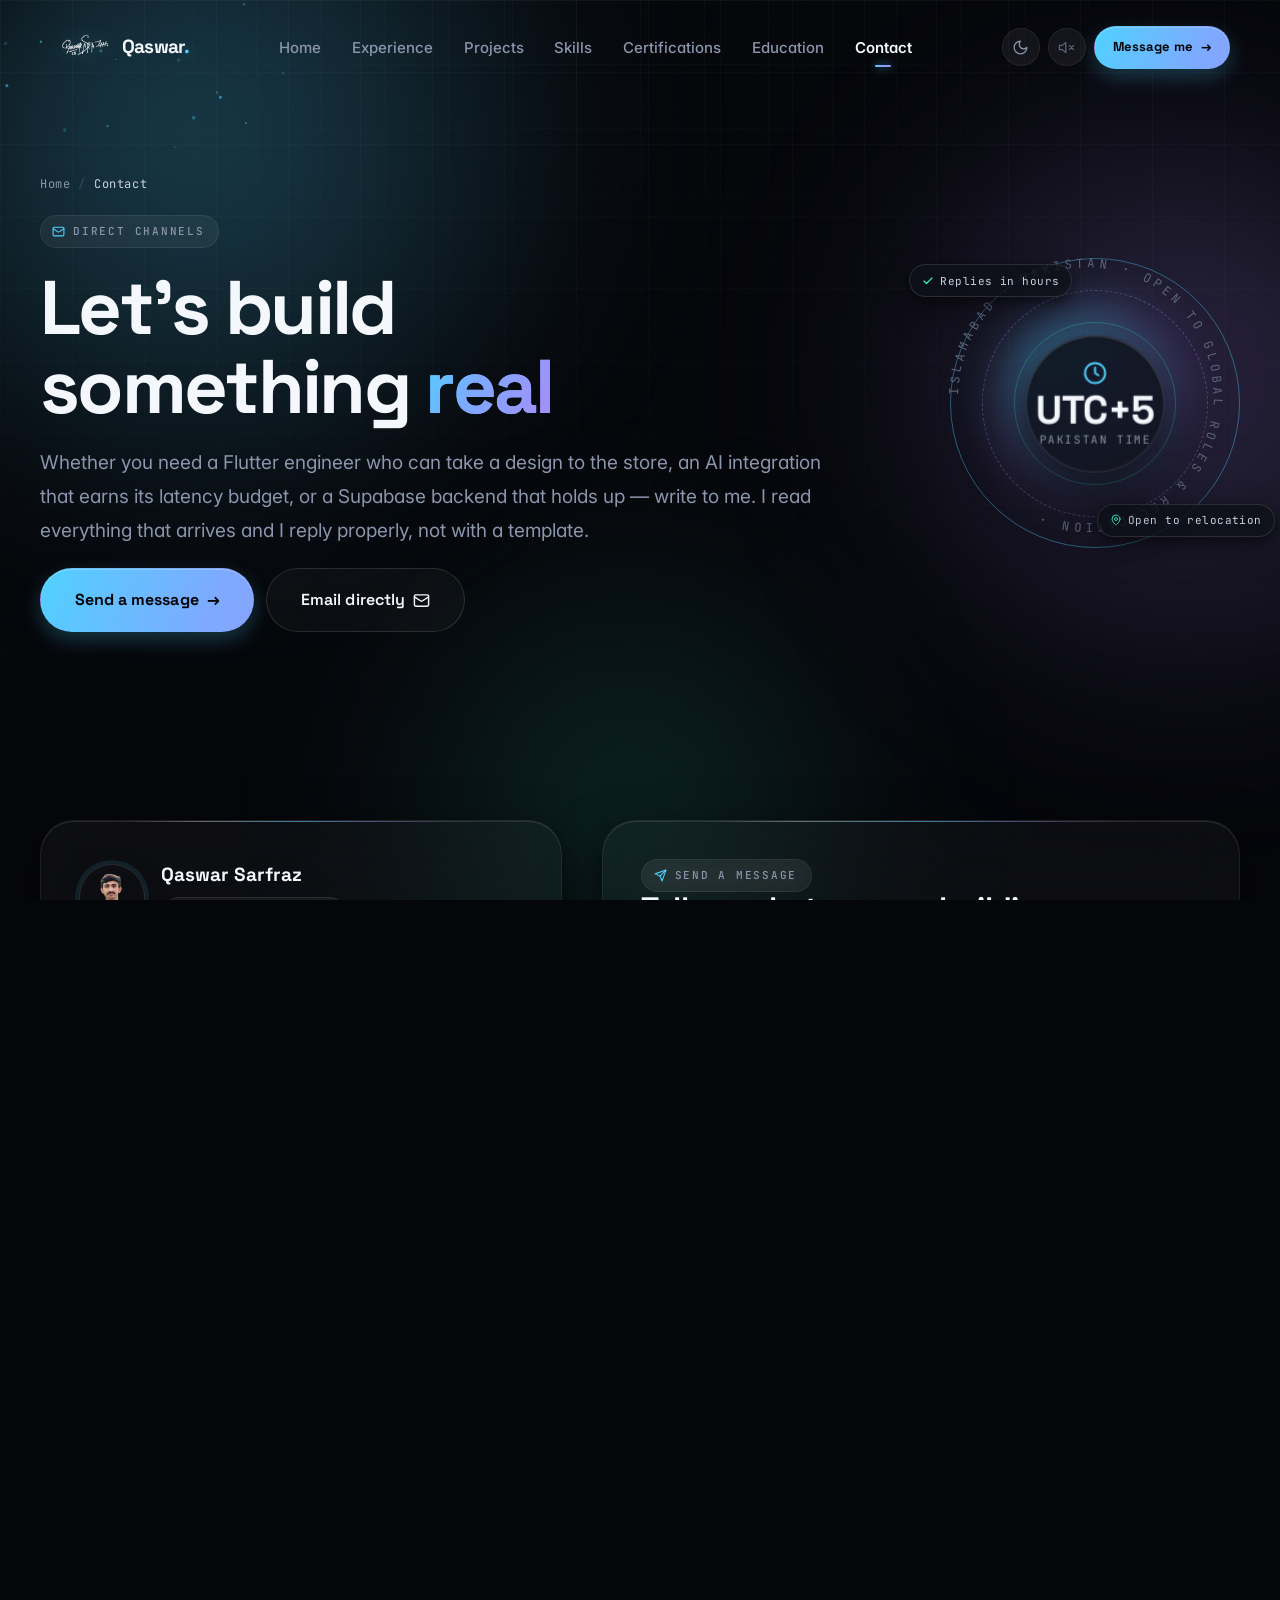
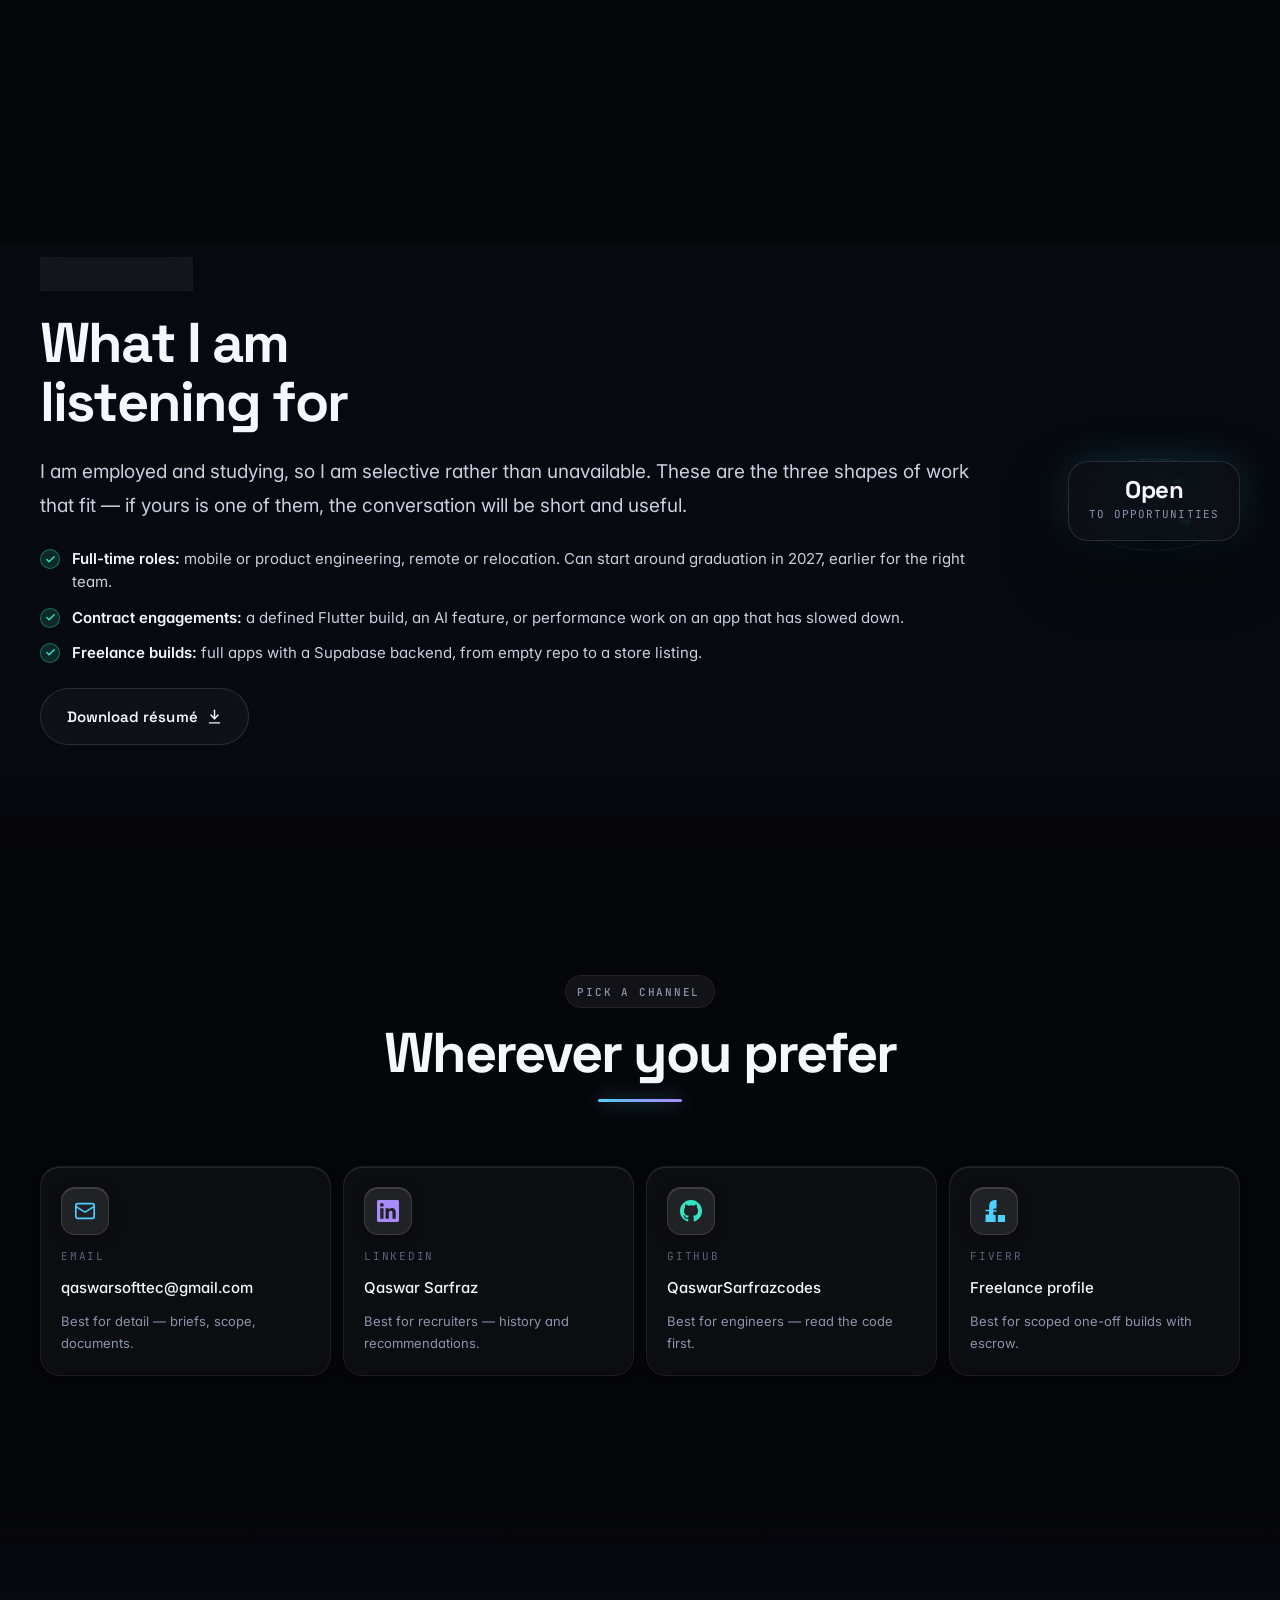
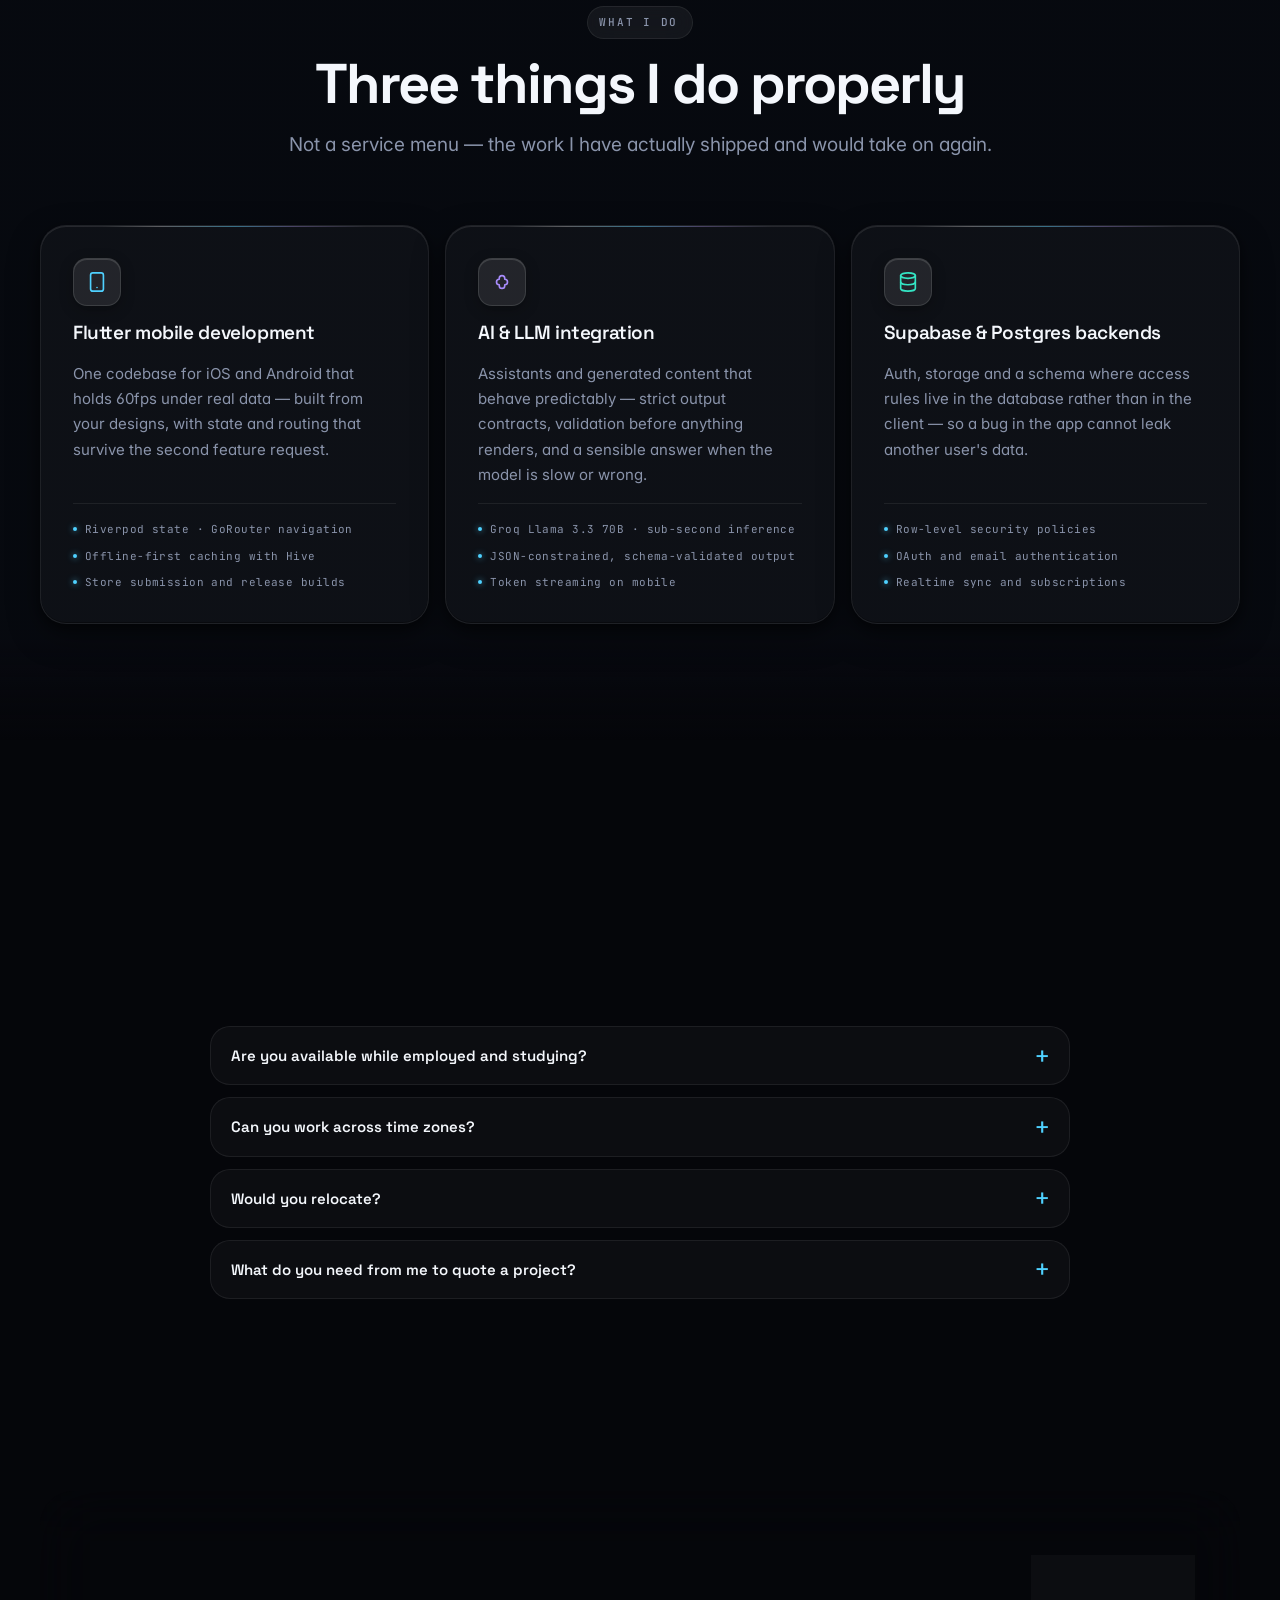
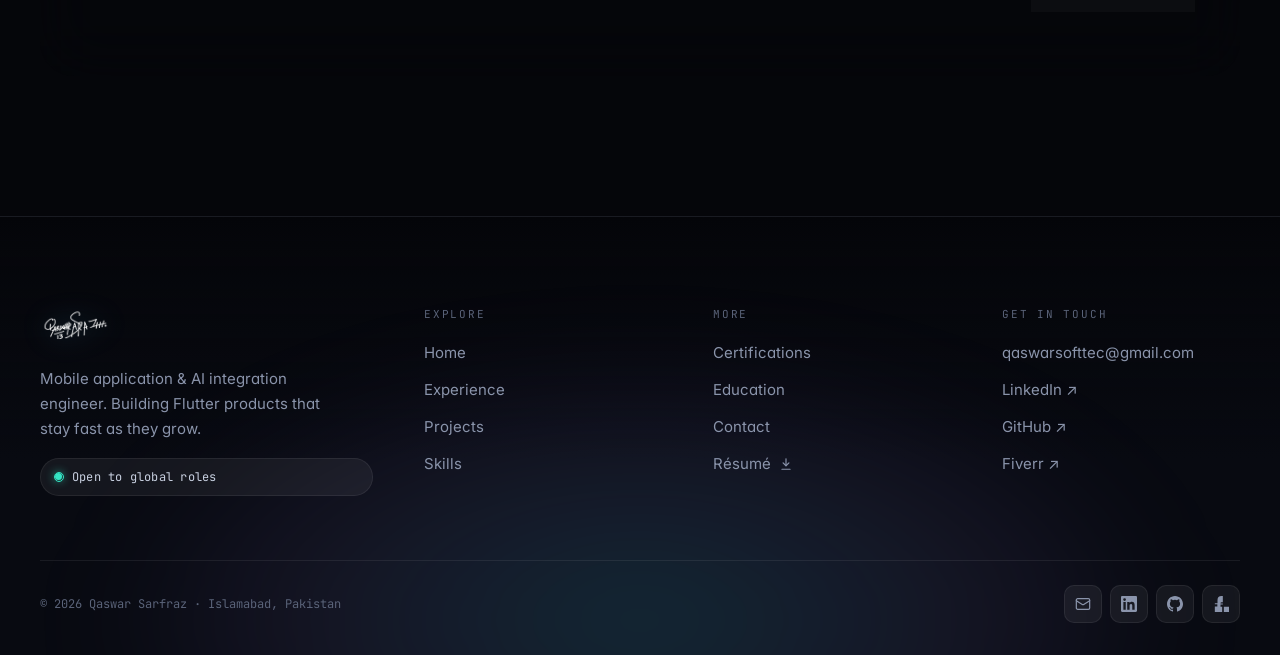
<file: contact.html>
<!DOCTYPE html>
<html lang="en" class="no-js" data-theme="dark">

<head>
  <meta charset="UTF-8">
  <meta name="viewport" content="width=device-width, initial-scale=1.0">
  <title>Contact — Qaswar Sarfraz | Flutter Developer &amp; AI Integration Engineer</title>
  <meta name="description" content="Get in touch with Qaswar Sarfraz — Flutter mobile development, AI and LLM integration, Supabase backends. Open to full-time roles, contracts and freelance work worldwide.">
  <meta name="author" content="Qaswar Sarfraz">
  <meta name="robots" content="index, follow">
  <link rel="canonical" href="https://qaswarsarfraz.vercel.app/contact.html">

  <meta property="og:type" content="website">
  <meta property="og:url" content="https://qaswarsarfraz.vercel.app/contact.html">
  <meta property="og:title" content="Contact — Qaswar Sarfraz | Flutter Developer &amp; AI Engineer">
  <meta property="og:description" content="Flutter mobile development, AI integration and Supabase backends. Open to full-time roles, contracts and freelance work.">
  <meta property="og:image" content="https://qaswarsarfraz.vercel.app/assets/og-image.png">
  <meta property="og:site_name" content="Qaswar Sarfraz Portfolio">

  <meta name="twitter:card" content="summary_large_image">
  <meta name="twitter:title" content="Contact — Qaswar Sarfraz">
  <meta name="twitter:description" content="Direct channels for engineering roles, contracts and freelance projects.">
  <meta name="twitter:image" content="https://qaswarsarfraz.vercel.app/assets/og-image.png">

  <link rel="icon" type="image/svg+xml" href="assets/favicon.svg">
  <link rel="icon" type="image/png" sizes="32x32" href="assets/favicon-32.png">
  <link rel="apple-touch-icon" href="assets/apple-touch-icon.png">
  <link rel="manifest" href="site.webmanifest">
  <meta name="theme-color" content="#05060A">

  <script>
    (function () {
      try {
        document.documentElement.setAttribute('data-theme', localStorage.getItem('qs-theme') || 'dark');
      } catch (e) { /* private mode — keep the default */ }
    })();
  </script>

  <link rel="preconnect" href="https://fonts.googleapis.com">
  <link rel="preconnect" href="https://fonts.gstatic.com" crossorigin>
  <link href="https://fonts.googleapis.com/css2?family=Space+Grotesk:wght@400;500;600;700&family=Inter:wght@300;400;500;600;700&family=JetBrains+Mono:wght@400;500;600&display=swap" rel="stylesheet">

  <link rel="stylesheet" href="css/tokens.css">
  <link rel="stylesheet" href="css/base.css">
  <link rel="stylesheet" href="css/layout.css">
  <link rel="stylesheet" href="css/components.css">
  <link rel="stylesheet" href="css/fx.css">
  <link rel="stylesheet" href="css/pages.css">
  <link rel="stylesheet" href="css/premium-pages.css">

  <script type="application/ld+json">
  {
    "@context": "https://schema.org",
    "@type": "ContactPage",
    "name": "Contact — Qaswar Sarfraz",
    "description": "Direct contact page for Qaswar Sarfraz, Mobile Application & AI Integration Engineer.",
    "url": "https://qaswarsarfraz.vercel.app/contact.html",
    "mainEntity": {
      "@type": "Person",
      "name": "Qaswar Sarfraz",
      "email": "qaswarsofttec@gmail.com",
      "jobTitle": "Mobile Application & AI Integration Engineer",
      "address": {
        "@type": "PostalAddress",
        "addressLocality": "Islamabad",
        "addressCountry": "PK"
      },
      "sameAs": [
        "https://linkedin.com/in/qaswar-sarfraz-051111313",
        "https://github.com/QaswarSarfrazcodes"
      ]
    }
  }
  </script>
</head>

<body data-page="contact">

  <!-- ══════════ AMBIENT LAYERS ══════════ -->
  <div class="aurora" aria-hidden="true"><i></i><i></i><i></i></div>
  <div class="aurora-grid" aria-hidden="true"></div>
  <canvas id="dust" aria-hidden="true"></canvas>
  <div class="grain" aria-hidden="true"></div>
  <div class="curtain" aria-hidden="true"></div>
  <div class="cursor-dot" aria-hidden="true"></div>
  <div class="cursor-ring" aria-hidden="true"></div>
  <div id="progress" aria-hidden="true"></div>

  <a href="#main" class="skip-link">Skip to main content</a>

  <!-- ══════════ NAVIGATION ══════════ -->
  <nav id="nav" aria-label="Main navigation">
    <div class="nav-inner">
      <a href="index.html" class="nav-logo" aria-label="Qaswar Sarfraz — home">
        <img src="assets/signatureblack.png" alt="" class="nav-sig" width="110" height="52" aria-hidden="true">
        <span class="nav-name">Qaswar<span class="nav-dot">.</span></span>
      </a>

      <ul class="nav-links" role="list">
        <li><a href="index.html"          class="nav-link" data-page="home">Home</a></li>
        <li><a href="experience.html"     class="nav-link" data-page="experience">Experience</a></li>
        <li><a href="projects.html"       class="nav-link" data-page="projects">Projects</a></li>
        <li><a href="skills.html"         class="nav-link" data-page="skills">Skills</a></li>
        <li><a href="certifications.html" class="nav-link" data-page="certs">Certifications</a></li>
        <li><a href="education.html"      class="nav-link" data-page="education">Education</a></li>
        <li><a href="contact.html"        class="nav-link" data-page="contact">Contact</a></li>
      </ul>

      <div class="nav-actions">
        <button class="nav-btn" data-theme-toggle type="button" aria-label="Switch theme">
          <svg class="ico-moon" viewBox="0 0 24 24" fill="none" stroke="currentColor" stroke-width="1.8" stroke-linecap="round" stroke-linejoin="round" aria-hidden="true"><path d="M12 3a6 6 0 0 0 9 9 9 9 0 1 1-9-9Z"/></svg>
          <svg class="ico-sun" viewBox="0 0 24 24" fill="none" stroke="currentColor" stroke-width="1.8" stroke-linecap="round" stroke-linejoin="round" aria-hidden="true"><circle cx="12" cy="12" r="4"/><path d="M12 2v2M12 20v2M4.9 4.9l1.4 1.4M17.7 17.7l1.4 1.4M2 12h2M20 12h2M4.9 19.1l1.4-1.4M17.7 6.3l1.4-1.4"/></svg>
        </button>

        <button class="nav-btn" data-sound-toggle type="button" aria-label="Enable interface sound">
          <svg class="ico-audio" viewBox="0 0 24 24" fill="none" stroke="currentColor" stroke-width="1.8" stroke-linecap="round" stroke-linejoin="round" aria-hidden="true"><path d="M11 5 6 9H2v6h4l5 4V5Z"/><path d="M19.1 4.9a10 10 0 0 1 0 14.2M15.5 8.5a5 5 0 0 1 0 7"/></svg>
          <svg class="ico-mute" viewBox="0 0 24 24" fill="none" stroke="currentColor" stroke-width="1.8" stroke-linecap="round" stroke-linejoin="round" aria-hidden="true"><path d="M11 5 6 9H2v6h4l5 4V5Z"/><path d="m22 9-6 6M16 9l6 6"/></svg>
        </button>

        <a href="#form" class="btn btn-sm btn-primary nav-cta" data-magnetic="0.2">Message me <span class="btn-arrow">→</span></a>

        <button class="burger" id="burger" type="button" aria-label="Open navigation menu" aria-expanded="false" aria-controls="m-menu">
          <i></i><i></i><i></i>
        </button>
      </div>
    </div>
  </nav>

  <!-- ══════════ MOBILE MENU ══════════ -->
  <div class="m-menu" id="m-menu" role="dialog" aria-modal="true" aria-label="Site navigation">
    <ul class="m-list" role="list">
      <li><a href="index.html"          class="m-link" data-page="home"       style="--i:0"><span class="m-num">01</span> Home</a></li>
      <li><a href="experience.html"     class="m-link" data-page="experience" style="--i:1"><span class="m-num">02</span> Experience</a></li>
      <li><a href="projects.html"       class="m-link" data-page="projects"   style="--i:2"><span class="m-num">03</span> Projects</a></li>
      <li><a href="skills.html"         class="m-link" data-page="skills"     style="--i:3"><span class="m-num">04</span> Skills</a></li>
      <li><a href="certifications.html" class="m-link" data-page="certs"      style="--i:4"><span class="m-num">05</span> Certifications</a></li>
      <li><a href="education.html"      class="m-link" data-page="education"  style="--i:5"><span class="m-num">06</span> Education</a></li>
      <li><a href="contact.html"        class="m-link" data-page="contact"    style="--i:6"><span class="m-num">07</span> Contact</a></li>
    </ul>

    <div class="m-foot">
      <a href="#form" class="btn btn-primary btn-full">Start a conversation <span class="btn-arrow">→</span></a>
      <div class="m-socials">
        <a href="mailto:qaswarsofttec@gmail.com" class="m-social" aria-label="Email Qaswar">
          <svg class="ico-sm" viewBox="0 0 24 24" fill="none" stroke="currentColor" stroke-width="1.8" stroke-linecap="round" stroke-linejoin="round" aria-hidden="true"><rect width="20" height="16" x="2" y="4" rx="2"/><path d="m22 7-8.97 5.7a1.94 1.94 0 0 1-2.06 0L2 7"/></svg>
        </a>
        <a href="https://linkedin.com/in/qaswar-sarfraz-051111313" target="_blank" rel="noopener noreferrer me" class="m-social" aria-label="Qaswar on LinkedIn">
          <svg class="ico-sm" viewBox="0 0 24 24" fill="currentColor" aria-hidden="true"><path d="M20.45 20.45h-3.55v-5.57c0-1.33-.03-3.04-1.85-3.04-1.86 0-2.14 1.45-2.14 2.94v5.67H9.35V9h3.41v1.56h.05c.48-.9 1.64-1.85 3.37-1.85 3.6 0 4.27 2.37 4.27 5.46v6.28ZM5.34 7.43a2.06 2.06 0 1 1 0-4.13 2.06 2.06 0 0 1 0 4.13Zm1.78 13.02H3.56V9h3.56v11.45ZM22.22 0H1.77C.79 0 0 .77 0 1.73v20.54C0 23.23.79 24 1.77 24h20.45c.98 0 1.78-.77 1.78-1.73V1.73C24 .77 23.2 0 22.22 0Z"/></svg>
        </a>
        <a href="https://github.com/QaswarSarfrazcodes" target="_blank" rel="noopener noreferrer me" class="m-social" aria-label="Qaswar on GitHub">
          <svg class="ico-sm" viewBox="0 0 24 24" fill="currentColor" aria-hidden="true"><path d="M12 0C5.37 0 0 5.37 0 12c0 5.3 3.44 9.8 8.21 11.39.6.11.79-.26.79-.58v-2.23c-3.34.73-4.03-1.42-4.03-1.42-.55-1.38-1.34-1.75-1.34-1.75-1.08-.75.09-.73.09-.73 1.2.08 1.84 1.24 1.84 1.24 1.07 1.83 2.81 1.3 3.49 1 .11-.78.42-1.31.76-1.61-2.67-.3-5.47-1.33-5.47-5.93 0-1.31.47-2.38 1.24-3.22-.13-.3-.54-1.52.11-3.18 0 0 1.01-.32 3.3 1.23a11.5 11.5 0 0 1 6.01 0c2.29-1.55 3.3-1.23 3.3-1.23.65 1.66.24 2.88.12 3.18.77.84 1.23 1.91 1.23 3.22 0 4.61-2.81 5.62-5.48 5.92.43.37.82 1.1.82 2.22v3.29c0 .32.19.7.8.58C20.57 21.8 24 17.3 24 12c0-6.63-5.37-12-12-12Z"/></svg>
        </a>
      </div>
    </div>
  </div>

  <main id="main">

    <!-- ══════════════════════════════════════════════════
         PAGE HERO
         ══════════════════════════════════════════════════ -->
    <div class="page-hero">
      <div class="container">
        <div class="hero-split">

          <div class="page-hero-inner">
            <nav class="breadcrumb" aria-label="Breadcrumb" data-reveal="up">
              <a href="index.html">Home</a><span class="sep">/</span><span aria-current="page">Contact</span>
            </nav>

            <div class="eyebrow" data-reveal="up" data-reveal-delay="60">
              <svg viewBox="0 0 24 24" fill="none" stroke="currentColor" stroke-width="2" stroke-linecap="round" stroke-linejoin="round" aria-hidden="true"><rect width="20" height="16" x="2" y="4" rx="2"/><path d="m22 7-8.97 5.7a1.94 1.94 0 0 1-2.06 0L2 7"/></svg>
              Direct channels
            </div>

            <h1 class="page-title" data-split>Let's build<br>something <span class="accent">real</span></h1>

            <p class="page-desc" data-reveal="up" data-reveal-delay="180">
              Whether you need a Flutter engineer who can take a design to the store,
              an AI integration that earns its latency budget, or a Supabase backend
              that holds up — write to me. I read everything that arrives and I reply
              properly, not with a template.
            </p>

            <div class="btn-row" data-reveal="up" data-reveal-delay="240">
              <a href="#form" class="btn btn-primary btn-lg" data-magnetic="0.22">Send a message <span class="btn-arrow">→</span></a>
              <a href="mailto:qaswarsofttec@gmail.com" class="btn btn-outline btn-lg">
                Email directly
                <svg viewBox="0 0 24 24" fill="none" stroke="currentColor" stroke-width="2" stroke-linecap="round" stroke-linejoin="round" aria-hidden="true"><rect width="20" height="16" x="2" y="4" rx="2"/><path d="m22 7-8.97 5.7a1.94 1.94 0 0 1-2.06 0L2 7"/></svg>
              </a>
            </div>
          </div>

          <!-- ── 3D TIMEZONE ORNAMENT ── -->
          <div class="orn" data-reveal="scale" data-reveal-delay="220" aria-hidden="true">
            <span class="orn-ring orn-ring--a"></span>
            <span class="orn-ring orn-ring--b"></span>
            <span class="orn-ring orn-ring--c"></span>

            <svg class="emblem-arc" viewBox="0 0 200 200">
              <defs>
                <path id="contact-arc" d="M100,100 m-88,0 a88,88 0 1,1 176,0 a88,88 0 1,1 -176,0"></path>
              </defs>
              <text>
                <textPath href="#contact-arc" startOffset="0">
                  ISLAMABAD · PAKISTAN · OPEN TO GLOBAL ROLES &amp; RELOCATION ·
                </textPath>
              </text>
            </svg>

            <span class="orn-core">
              <svg viewBox="0 0 24 24" fill="none" stroke="currentColor" stroke-width="1.8" stroke-linecap="round" stroke-linejoin="round"><circle cx="12" cy="12" r="9"/><path d="M12 7v5l3 2"/></svg>
              <span class="orn-val">UTC+5</span>
              <span class="orn-lbl">Pakistan time</span>
            </span>

            <span class="orn-chip orn-chip--tl">
              <svg viewBox="0 0 24 24" fill="none" stroke="currentColor" stroke-width="2.5" stroke-linecap="round" stroke-linejoin="round"><polyline points="20 6 9 17 4 12"/></svg>
              Replies in hours
            </span>

            <span class="orn-chip orn-chip--br">
              <svg viewBox="0 0 24 24" fill="none" stroke="currentColor" stroke-width="2" stroke-linecap="round" stroke-linejoin="round"><path d="M20 10c0 6-8 12-8 12s-8-6-8-12a8 8 0 0 1 16 0Z"/><circle cx="12" cy="10" r="3"/></svg>
              Open to relocation
            </span>
          </div>

        </div>
      </div>
    </div>

    <!-- ══════════════════════════════════════════════════
         CONTACT — details beside the form
         ══════════════════════════════════════════════════ -->
    <section class="section" id="form" aria-labelledby="form-heading">
      <div class="container">
        <div class="contact-grid">

          <!-- ── LEFT: WHO YOU ARE WRITING TO ── -->
          <div class="contact-panel" data-reveal="left">
            <span class="sheen" aria-hidden="true"></span>

            <div class="contact-who">
              <figure class="contact-photo">
                <img src="assets/qaswar profile picture1.png" alt="Qaswar Sarfraz" width="66" height="66" loading="lazy">
              </figure>
              <div>
                <div class="contact-name">Qaswar Sarfraz</div>
                <div class="status-pill mt-0" style="margin-top: 6px">
                  <span class="status-dot" aria-hidden="true"><i></i></span>
                  Active &amp; responsive
                </div>
              </div>
            </div>

            <p class="card-desc">
              Mobile Application Developer at <strong>CSOFT Systems</strong> in Faisalabad,
              finishing a BS in Software Engineering at <strong>NUML Islamabad</strong>.
              Messages come straight to my inbox.
            </p>

            <div class="contact-methods mt-6">
              <a href="mailto:qaswarsofttec@gmail.com" class="contact-method">
                <span class="icon-tile icon-tile--sm" aria-hidden="true">
                  <svg class="ico-sm" viewBox="0 0 24 24" fill="none" stroke="currentColor" stroke-width="1.8" stroke-linecap="round" stroke-linejoin="round"><rect width="20" height="16" x="2" y="4" rx="2"/><path d="m22 7-8.97 5.7a1.94 1.94 0 0 1-2.06 0L2 7"/></svg>
                </span>
                <span>
                  <span class="contact-label">Email</span>
                  <span class="contact-value">qaswarsofttec@gmail.com</span>
                </span>
              </a>

              <div class="contact-method">
                <span class="icon-tile icon-tile--sm icon-tile--mint" aria-hidden="true">
                  <svg class="ico-sm" viewBox="0 0 24 24" fill="none" stroke="currentColor" stroke-width="1.8" stroke-linecap="round" stroke-linejoin="round"><path d="M20 10c0 6-8 12-8 12s-8-6-8-12a8 8 0 0 1 16 0Z"/><circle cx="12" cy="10" r="3"/></svg>
                </span>
                <span>
                  <span class="contact-label">Based in</span>
                  <span class="contact-value">Islamabad, Pakistan — open to relocation</span>
                </span>
              </div>

              <div class="contact-method">
                <span class="icon-tile icon-tile--sm icon-tile--violet" aria-hidden="true">
                  <svg class="ico-sm" viewBox="0 0 24 24" fill="none" stroke="currentColor" stroke-width="1.8" stroke-linecap="round" stroke-linejoin="round"><circle cx="12" cy="12" r="9"/><path d="M12 7v5l3 2"/></svg>
                </span>
                <span>
                  <span class="contact-label">Working hours</span>
                  <span class="contact-value">09:00 – 22:00 PKT (UTC+5) · flexible for other zones</span>
                </span>
              </div>

              <div class="contact-method">
                <span class="icon-tile icon-tile--sm" aria-hidden="true">
                  <svg class="ico-sm" viewBox="0 0 24 24" fill="none" stroke="currentColor" stroke-width="1.8" stroke-linecap="round" stroke-linejoin="round"><path d="m10 13a5 5 0 0 0 7.54.54l3-3a5 5 0 0 0-7.07-7.07l-1.72 1.71"/><path d="M14 11a5 5 0 0 0-7.54-.54l-3 3a5 5 0 0 0 7.07 7.07l1.71-1.71"/></svg>
                </span>
                <span>
                  <span class="contact-label">Profiles</span>
                  <span class="chip-row mt-4">
                    <a href="https://linkedin.com/in/qaswar-sarfraz-051111313" target="_blank" rel="noopener noreferrer me" class="pill">LinkedIn ↗</a>
                    <a href="https://github.com/QaswarSarfrazcodes" target="_blank" rel="noopener noreferrer me" class="pill">GitHub ↗</a>
                    <a href="https://www.fiverr.com/s/gDerbGL" target="_blank" rel="noopener noreferrer me" class="pill">Fiverr ↗</a>
                  </span>
                </span>
              </div>
            </div>

            <div class="contact-sla">
              <svg viewBox="0 0 24 24" fill="none" stroke="currentColor" stroke-width="2" stroke-linecap="round" stroke-linejoin="round" aria-hidden="true"><circle cx="12" cy="12" r="9"/><path d="M12 7v5l3 2"/></svg>
              <span>
                <strong>Typical reply: a few hours.</strong> If the form gateway is ever
                down it hands off to your email app, so a message is never lost.
              </span>
            </div>
          </div>

          <!-- ── RIGHT: THE FORM ── -->
          <div class="contact-panel" data-reveal="right">
            <span class="sheen" aria-hidden="true"></span>

            <div class="eyebrow">
              <svg viewBox="0 0 24 24" fill="none" stroke="currentColor" stroke-width="2" stroke-linecap="round" stroke-linejoin="round" aria-hidden="true"><path d="m22 2-7 20-4-9-9-4Z"/><path d="M22 2 11 13"/></svg>
              Send a message
            </div>

            <h2 class="cap-band-title mt-4" id="form-heading">Tell me what you are building</h2>
            <p class="card-desc mb-0">
              The more context you give, the more useful my first reply can be.
            </p>

            <form id="contact-form" class="mt-8" novalidate>
              <!-- Honeypot — bots tick hidden checkboxes, humans never see this -->
              <input type="checkbox" name="botcheck" class="hidden" tabindex="-1" aria-hidden="true">

              <div class="field-pair">
                <div class="field">
                  <label for="name_field">Your name</label>
                  <input type="text" id="name_field" name="name_field" class="input"
                         placeholder="Alex Morgan" autocomplete="name" maxlength="80" required>
                </div>

                <div class="field">
                  <label for="email">Your email</label>
                  <input type="email" id="email" name="email" class="input"
                         placeholder="alex@company.com" autocomplete="email" maxlength="120" required>
                </div>
              </div>

              <div class="field">
                <label for="subject">What is this about?</label>
                <select id="subject" name="subject" class="input">
                  <option value="Flutter App Development">Flutter mobile app development</option>
                  <option value="AI &amp; LLM Integration">AI &amp; LLM integration</option>
                  <option value="Supabase / Backend">Supabase or backend work</option>
                  <option value="Full-Time Opportunity">Full-time role</option>
                  <option value="Freelance / Contract">Freelance or contract</option>
                  <option value="General Inquiry">Something else</option>
                </select>
              </div>

              <div class="field">
                <label for="message">Message</label>
                <textarea id="message" name="message" class="input"
                          placeholder="What are you building, roughly when do you need it, and what does success look like?"
                          maxlength="3000" required></textarea>
                <span class="field-hint">Up to 3000 characters. Timelines and constraints help most.</span>
              </div>

              <!-- Status is written here by initContactForm() -->
              <div id="form-status" role="status" aria-live="polite" class="form-status"></div>

              <button type="submit" id="submit-btn" class="btn btn-primary btn-lg btn-full mt-4">
                Send message <span class="btn-arrow">→</span>
              </button>

              <p class="micro mt-4" style="text-align: center">
                No newsletter, no forwarding — the message reaches me and stops there.
              </p>
            </form>
          </div>

        </div>
      </div>
    </section>

    <!-- ══════════════════════════════════════════════════
         AVAILABILITY RADAR
         ══════════════════════════════════════════════════ -->
    <section class="section section--alt" aria-labelledby="avail-heading">
      <div class="container">
        <div class="hero-split">

          <div class="stack gap-6">
            <div class="eyebrow" data-reveal="up">
              <svg viewBox="0 0 24 24" fill="none" stroke="currentColor" stroke-width="2" stroke-linecap="round" stroke-linejoin="round" aria-hidden="true"><circle cx="12" cy="12" r="9"/><circle cx="12" cy="12" r="4"/><path d="M12 3v2M12 19v2M3 12h2M19 12h2"/></svg>
              Availability
            </div>

            <h2 class="sect-title" id="avail-heading" data-split>What I am<br>listening for</h2>

            <p class="about-para" data-reveal="up" data-reveal-delay="120">
              I am employed and studying, so I am selective rather than unavailable.
              These are the three shapes of work that fit — if yours is one of them,
              the conversation will be short and useful.
            </p>

            <div class="feat-list" data-stagger data-reveal="up" data-reveal-delay="180">
              <div class="feat-row">
                <span class="feat-check" aria-hidden="true"><svg viewBox="0 0 24 24" fill="none" stroke="currentColor" stroke-linecap="round" stroke-linejoin="round"><polyline points="20 6 9 17 4 12"/></svg></span>
                <span><strong>Full-time roles:</strong> mobile or product engineering, remote or relocation. Can start around graduation in 2027, earlier for the right team.</span>
              </div>
              <div class="feat-row">
                <span class="feat-check" aria-hidden="true"><svg viewBox="0 0 24 24" fill="none" stroke="currentColor" stroke-linecap="round" stroke-linejoin="round"><polyline points="20 6 9 17 4 12"/></svg></span>
                <span><strong>Contract engagements:</strong> a defined Flutter build, an AI feature, or performance work on an app that has slowed down.</span>
              </div>
              <div class="feat-row">
                <span class="feat-check" aria-hidden="true"><svg viewBox="0 0 24 24" fill="none" stroke="currentColor" stroke-linecap="round" stroke-linejoin="round"><polyline points="20 6 9 17 4 12"/></svg></span>
                <span><strong>Freelance builds:</strong> full apps with a Supabase backend, from empty repo to a store listing.</span>
              </div>
            </div>

            <div class="btn-row" data-reveal="up" data-reveal-delay="240">
              <a href="resume/Qaswar_Sarfraz_Resume.pdf" download class="btn btn-outline">
                Download résumé
                <svg viewBox="0 0 24 24" fill="none" stroke="currentColor" stroke-width="2" stroke-linecap="round" stroke-linejoin="round" aria-hidden="true"><path d="M12 3v12"/><path d="m7 10 5 5 5-5"/><path d="M5 21h14"/></svg>
              </a>
            </div>
          </div>

          <!-- ── 3D RADAR ── -->
          <div class="radar" data-reveal="scale" data-reveal-delay="200">
            <div class="radar-plane" aria-hidden="true">
              <span class="radar-ring"></span>
              <span class="radar-ring radar-ring--2"></span>
              <span class="radar-ring radar-ring--3"></span>
              <span class="radar-ring radar-ring--4"></span>
              <span class="radar-sweep"></span>
              <span class="radar-pulse"></span>
              <span class="radar-pulse radar-pulse--2"></span>
              <span class="radar-pulse radar-pulse--3"></span>
              <span class="radar-blip radar-blip--a"></span>
              <span class="radar-blip radar-blip--b"></span>
              <span class="radar-blip radar-blip--c"></span>
            </div>
            <div class="radar-core">
              <b>Open</b>
              <span>to opportunities</span>
            </div>
          </div>

        </div>
      </div>
    </section>

    <!-- ══════════════════════════════════════════════════
         CHANNELS
         ══════════════════════════════════════════════════ -->
    <section class="section" aria-labelledby="chan-heading">
      <div class="container">
        <div class="sect-head sect-head--center" data-reveal="up">
          <div class="eyebrow">Pick a channel</div>
          <h2 class="sect-title" id="chan-heading">Wherever you prefer</h2>
          <div class="title-rule" aria-hidden="true"></div>
        </div>

        <div class="chan-grid" data-stagger data-reveal="up">

          <a href="mailto:qaswarsofttec@gmail.com" class="chan-card">
            <span class="spot" aria-hidden="true"></span>
            <span class="arrow" aria-hidden="true">
              <svg viewBox="0 0 24 24" fill="none" stroke="currentColor" stroke-width="2" stroke-linecap="round" stroke-linejoin="round"><path d="M7 17 17 7M9 7h8v8"/></svg>
            </span>
            <span class="icon-tile" aria-hidden="true">
              <svg class="ico-md" viewBox="0 0 24 24" fill="none" stroke="currentColor" stroke-width="1.8" stroke-linecap="round" stroke-linejoin="round"><rect width="20" height="16" x="2" y="4" rx="2"/><path d="m22 7-8.97 5.7a1.94 1.94 0 0 1-2.06 0L2 7"/></svg>
            </span>
            <span class="chan-label">Email</span>
            <span class="chan-value">qaswarsofttec@gmail.com</span>
            <span class="chan-note">Best for detail — briefs, scope, documents.</span>
          </a>

          <a href="https://linkedin.com/in/qaswar-sarfraz-051111313" target="_blank" rel="noopener noreferrer me" class="chan-card">
            <span class="spot" aria-hidden="true"></span>
            <span class="arrow" aria-hidden="true">
              <svg viewBox="0 0 24 24" fill="none" stroke="currentColor" stroke-width="2" stroke-linecap="round" stroke-linejoin="round"><path d="M7 17 17 7M9 7h8v8"/></svg>
            </span>
            <span class="icon-tile icon-tile--violet" aria-hidden="true">
              <svg class="ico-md" viewBox="0 0 24 24" fill="currentColor"><path d="M20.45 20.45h-3.55v-5.57c0-1.33-.03-3.04-1.85-3.04-1.86 0-2.14 1.45-2.14 2.94v5.67H9.35V9h3.41v1.56h.05c.48-.9 1.64-1.85 3.37-1.85 3.6 0 4.27 2.37 4.27 5.46v6.28ZM5.34 7.43a2.06 2.06 0 1 1 0-4.13 2.06 2.06 0 0 1 0 4.13Zm1.78 13.02H3.56V9h3.56v11.45ZM22.22 0H1.77C.79 0 0 .77 0 1.73v20.54C0 23.23.79 24 1.77 24h20.45c.98 0 1.78-.77 1.78-1.73V1.73C24 .77 23.2 0 22.22 0Z"/></svg>
            </span>
            <span class="chan-label">LinkedIn</span>
            <span class="chan-value">Qaswar Sarfraz</span>
            <span class="chan-note">Best for recruiters — history and recommendations.</span>
          </a>

          <a href="https://github.com/QaswarSarfrazcodes" target="_blank" rel="noopener noreferrer me" class="chan-card">
            <span class="spot" aria-hidden="true"></span>
            <span class="arrow" aria-hidden="true">
              <svg viewBox="0 0 24 24" fill="none" stroke="currentColor" stroke-width="2" stroke-linecap="round" stroke-linejoin="round"><path d="M7 17 17 7M9 7h8v8"/></svg>
            </span>
            <span class="icon-tile icon-tile--mint" aria-hidden="true">
              <svg class="ico-md" viewBox="0 0 24 24" fill="currentColor"><path d="M12 0C5.37 0 0 5.37 0 12c0 5.3 3.44 9.8 8.21 11.39.6.11.79-.26.79-.58v-2.23c-3.34.73-4.03-1.42-4.03-1.42-.55-1.38-1.34-1.75-1.34-1.75-1.08-.75.09-.73.09-.73 1.2.08 1.84 1.24 1.84 1.24 1.07 1.83 2.81 1.3 3.49 1 .11-.78.42-1.31.76-1.61-2.67-.3-5.47-1.33-5.47-5.93 0-1.31.47-2.38 1.24-3.22-.13-.3-.54-1.52.11-3.18 0 0 1.01-.32 3.3 1.23a11.5 11.5 0 0 1 6.01 0c2.29-1.55 3.3-1.23 3.3-1.23.65 1.66.24 2.88.12 3.18.77.84 1.23 1.91 1.23 3.22 0 4.61-2.81 5.62-5.48 5.92.43.37.82 1.1.82 2.22v3.29c0 .32.19.7.8.58C20.57 21.8 24 17.3 24 12c0-6.63-5.37-12-12-12Z"/></svg>
            </span>
            <span class="chan-label">GitHub</span>
            <span class="chan-value">QaswarSarfrazcodes</span>
            <span class="chan-note">Best for engineers — read the code first.</span>
          </a>

          <a href="https://www.fiverr.com/s/gDerbGL" target="_blank" rel="noopener noreferrer me" class="chan-card">
            <span class="spot" aria-hidden="true"></span>
            <span class="arrow" aria-hidden="true">
              <svg viewBox="0 0 24 24" fill="none" stroke="currentColor" stroke-width="2" stroke-linecap="round" stroke-linejoin="round"><path d="M7 17 17 7M9 7h8v8"/></svg>
            </span>
            <span class="icon-tile" aria-hidden="true">
              <svg class="ico-md" viewBox="0 0 24 24" fill="currentColor"><path d="M16.25 16.25V24h7.75v-7.75h-7.75Zm-1.5 0h-3.5v-3.5h3.5v-1.5h-3.5v-.5a1.5 1.5 0 0 1 1.5-1.5h2V0h-2a6 6 0 0 0-6 6v4.75H2.75v1.5h3.75v3.5H2.75V24h11v-7.75h-1.25Z"/></svg>
            </span>
            <span class="chan-label">Fiverr</span>
            <span class="chan-value">Freelance profile</span>
            <span class="chan-note">Best for scoped one-off builds with escrow.</span>
          </a>

        </div>
      </div>
    </section>

    <!-- ══════════════════════════════════════════════════
         SERVICES
         ══════════════════════════════════════════════════ -->
    <section class="section section--alt" aria-labelledby="svc-heading">
      <div class="container">
        <div class="sect-head sect-head--center" data-reveal="up">
          <div class="eyebrow">What I do</div>
          <h2 class="sect-title" id="svc-heading">Three things I do properly</h2>
          <p class="sect-desc">
            Not a service menu — the work I have actually shipped and would take on again.
          </p>
        </div>

        <div class="svc-grid" data-stagger data-reveal="up">

          <article class="svc-card">
            <span class="sheen" aria-hidden="true"></span>
            <span class="icon-tile" aria-hidden="true">
              <svg class="ico-md" viewBox="0 0 24 24" fill="none" stroke="currentColor" stroke-width="1.8" stroke-linecap="round" stroke-linejoin="round"><rect width="14" height="20" x="5" y="2" rx="2.5"/><path d="M12 18h.01"/></svg>
            </span>
            <h3 class="svc-title">Flutter mobile development</h3>
            <p class="svc-desc">
              One codebase for iOS and Android that holds 60fps under real data —
              built from your designs, with state and routing that survive the
              second feature request.
            </p>
            <div class="svc-list">
              <span>Riverpod state · GoRouter navigation</span>
              <span>Offline-first caching with Hive</span>
              <span>Store submission and release builds</span>
            </div>
          </article>

          <article class="svc-card">
            <span class="sheen" aria-hidden="true"></span>
            <span class="icon-tile icon-tile--violet" aria-hidden="true">
              <svg class="ico-md" viewBox="0 0 24 24" fill="none" stroke="currentColor" stroke-width="1.8" stroke-linecap="round" stroke-linejoin="round"><path d="M12 5a3 3 0 0 0-3 3v1a3 3 0 0 0 0 6v1a3 3 0 0 0 6 0v-1a3 3 0 0 0 0-6V8a3 3 0 0 0-3-3Z"/></svg>
            </span>
            <h3 class="svc-title">AI &amp; LLM integration</h3>
            <p class="svc-desc">
              Assistants and generated content that behave predictably — strict
              output contracts, validation before anything renders, and a sensible
              answer when the model is slow or wrong.
            </p>
            <div class="svc-list">
              <span>Groq Llama 3.3 70B · sub-second inference</span>
              <span>JSON-constrained, schema-validated output</span>
              <span>Token streaming on mobile</span>
            </div>
          </article>

          <article class="svc-card">
            <span class="sheen" aria-hidden="true"></span>
            <span class="icon-tile icon-tile--mint" aria-hidden="true">
              <svg class="ico-md" viewBox="0 0 24 24" fill="none" stroke="currentColor" stroke-width="1.8" stroke-linecap="round" stroke-linejoin="round"><ellipse cx="12" cy="5" rx="8" ry="3"/><path d="M4 5v14c0 1.66 3.58 3 8 3s8-1.34 8-3V5"/><path d="M4 12c0 1.66 3.58 3 8 3s8-1.34 8-3"/></svg>
            </span>
            <h3 class="svc-title">Supabase &amp; Postgres backends</h3>
            <p class="svc-desc">
              Auth, storage and a schema where access rules live in the database
              rather than in the client — so a bug in the app cannot leak another
              user's data.
            </p>
            <div class="svc-list">
              <span>Row-level security policies</span>
              <span>OAuth and email authentication</span>
              <span>Realtime sync and subscriptions</span>
            </div>
          </article>

        </div>
      </div>
    </section>

    <!-- ══════════════════════════════════════════════════
         FAQ
         ══════════════════════════════════════════════════ -->
    <section class="section" aria-labelledby="faq-heading">
      <div class="container container--narrow">
        <div class="sect-head sect-head--center" data-reveal="up">
          <div class="eyebrow">Before you write</div>
          <h2 class="sect-title" id="faq-heading">Answered in advance</h2>
        </div>

        <div class="faq" data-stagger data-reveal="up">
          <details class="faq-item">
            <summary class="faq-q">Are you available while employed and studying?</summary>
            <p class="faq-a">
              Yes, for the right work. I previously worked as a Mobile Application Developer at CSOFT
              Systems and I am in my seventh semester at NUML, so I take on a
              <strong>limited number of engagements</strong> and I will tell you honestly
              whether your timeline fits before we start rather than after.
            </p>
          </details>

          <details class="faq-item">
            <summary class="faq-q">Can you work across time zones?</summary>
            <p class="faq-a">
              I am on <strong>PKT (UTC+5)</strong>, which overlaps comfortably with Europe,
              the Gulf and Asia, and with US mornings. I keep flexible hours for
              standups and reviews, and I work asynchronously by default so
              progress does not wait on a meeting.
            </p>
          </details>

          <details class="faq-item">
            <summary class="faq-q">Would you relocate?</summary>
            <p class="faq-a">
              Yes — I am <strong>open to relocation and visa sponsorship</strong> for a
              full-time role. I am equally happy remote. Graduation is 2027; I can
              discuss start dates on either side of that.
            </p>
          </details>

          <details class="faq-item">
            <summary class="faq-q">What do you need from me to quote a project?</summary>
            <p class="faq-a">
              Three things: <strong>what it does, who it is for, and when you need it.</strong>
              Designs or a rough sketch help, and so does knowing what already exists
              — an app I am extending is a very different job from one I am starting.
            </p>
          </details>
        </div>
      </div>
    </section>

    <!-- ══════════════════════════════════════════════════
         CTA
         ══════════════════════════════════════════════════ -->
    <section class="section section--tight">
      <div class="container">
        <div class="cap-band" data-reveal="up">
          <div>
            <h2 class="cap-band-title">Still deciding? Look at the work first</h2>
            <p class="cap-band-desc">
              Tripline is public, the Java capstone is public, and all eleven
              credentials verify on Coursera. Read those, then write to me.
            </p>
          </div>
          <div class="btn-row">
            <a href="projects.html" class="btn btn-primary" data-magnetic="0.2">See the projects <span class="btn-arrow">→</span></a>
            <a href="experience.html" class="btn btn-outline">My experience</a>
          </div>
        </div>
      </div>
    </section>

  </main>

  <!-- ══════════ FOOTER ══════════ -->
  <footer class="footer" role="contentinfo">
    <div class="container">
      <div class="footer-grid">

        <div class="footer-brand">
          <img src="assets/signatureblack.png" alt="Qaswar Sarfraz" class="footer-sig" width="100" height="42" loading="lazy">
          <p class="footer-tagline">
            Mobile application &amp; AI integration engineer. Building Flutter products
            that stay fast as they grow.
          </p>
          <div class="status-pill">
            <span class="status-dot" aria-hidden="true"><i></i></span>
            Open to global roles
          </div>
        </div>

        <div>
          <div class="footer-col-title">Explore</div>
          <nav class="footer-links" aria-label="Footer navigation">
            <a href="index.html" class="footer-link">Home</a>
            <a href="experience.html" class="footer-link">Experience</a>
            <a href="projects.html" class="footer-link">Projects</a>
            <a href="skills.html" class="footer-link">Skills</a>
          </nav>
        </div>

        <div>
          <div class="footer-col-title">More</div>
          <nav class="footer-links" aria-label="Footer navigation continued">
            <a href="certifications.html" class="footer-link">Certifications</a>
            <a href="education.html" class="footer-link">Education</a>
            <a href="contact.html" class="footer-link">Contact</a>
            <a href="resume/Qaswar_Sarfraz_Resume.pdf" download class="footer-link">
              Résumé
              <svg viewBox="0 0 24 24" fill="none" stroke="currentColor" stroke-width="2" stroke-linecap="round" stroke-linejoin="round" aria-hidden="true"><path d="M12 3v12"/><path d="m7 10 5 5 5-5"/><path d="M5 21h14"/></svg>
            </a>
          </nav>
        </div>

        <div>
          <div class="footer-col-title">Get in touch</div>
          <nav class="footer-links" aria-label="Contact links">
            <a href="mailto:qaswarsofttec@gmail.com" class="footer-link">qaswarsofttec@gmail.com</a>
            <a href="https://linkedin.com/in/qaswar-sarfraz-051111313" target="_blank" rel="noopener noreferrer me" class="footer-link">LinkedIn ↗</a>
            <a href="https://github.com/QaswarSarfrazcodes" target="_blank" rel="noopener noreferrer me" class="footer-link">GitHub ↗</a>
            <a href="https://www.fiverr.com/s/gDerbGL" target="_blank" rel="noopener noreferrer me" class="footer-link">Fiverr ↗</a>
          </nav>
        </div>

      </div>

      <div class="footer-bar">
        <div class="footer-copy">© 2026 Qaswar Sarfraz · Islamabad, Pakistan</div>
        <div class="footer-socials">
          <a href="mailto:qaswarsofttec@gmail.com" class="footer-social" aria-label="Email Qaswar">
            <svg viewBox="0 0 24 24" fill="none" stroke="currentColor" stroke-width="1.8" stroke-linecap="round" stroke-linejoin="round" aria-hidden="true"><rect width="20" height="16" x="2" y="4" rx="2"/><path d="m22 7-8.97 5.7a1.94 1.94 0 0 1-2.06 0L2 7"/></svg>
          </a>
          <a href="https://linkedin.com/in/qaswar-sarfraz-051111313" target="_blank" rel="noopener noreferrer me" class="footer-social" aria-label="Qaswar on LinkedIn">
            <svg viewBox="0 0 24 24" fill="currentColor" aria-hidden="true"><path d="M20.45 20.45h-3.55v-5.57c0-1.33-.03-3.04-1.85-3.04-1.86 0-2.14 1.45-2.14 2.94v5.67H9.35V9h3.41v1.56h.05c.48-.9 1.64-1.85 3.37-1.85 3.6 0 4.27 2.37 4.27 5.46v6.28ZM5.34 7.43a2.06 2.06 0 1 1 0-4.13 2.06 2.06 0 0 1 0 4.13Zm1.78 13.02H3.56V9h3.56v11.45ZM22.22 0H1.77C.79 0 0 .77 0 1.73v20.54C0 23.23.79 24 1.77 24h20.45c.98 0 1.78-.77 1.78-1.73V1.73C24 .77 23.2 0 22.22 0Z"/></svg>
          </a>
          <a href="https://github.com/QaswarSarfrazcodes" target="_blank" rel="noopener noreferrer me" class="footer-social" aria-label="Qaswar on GitHub">
            <svg viewBox="0 0 24 24" fill="currentColor" aria-hidden="true"><path d="M12 0C5.37 0 0 5.37 0 12c0 5.3 3.44 9.8 8.21 11.39.6.11.79-.26.79-.58v-2.23c-3.34.73-4.03-1.42-4.03-1.42-.55-1.38-1.34-1.75-1.34-1.75-1.08-.75.09-.73.09-.73 1.2.08 1.84 1.24 1.84 1.24 1.07 1.83 2.81 1.3 3.49 1 .11-.78.42-1.31.76-1.61-2.67-.3-5.47-1.33-5.47-5.93 0-1.31.47-2.38 1.24-3.22-.13-.3-.54-1.52.11-3.18 0 0 1.01-.32 3.3 1.23a11.5 11.5 0 0 1 6.01 0c2.29-1.55 3.3-1.23 3.3-1.23.65 1.66.24 2.88.12 3.18.77.84 1.23 1.91 1.23 3.22 0 4.61-2.81 5.62-5.48 5.92.43.37.82 1.1.82 2.22v3.29c0 .32.19.7.8.58C20.57 21.8 24 17.3 24 12c0-6.63-5.37-12-12-12Z"/></svg>
          </a>
          <a href="https://www.fiverr.com/s/gDerbGL" target="_blank" rel="noopener noreferrer me" class="footer-social" aria-label="Qaswar on Fiverr">
            <svg viewBox="0 0 24 24" fill="currentColor" aria-hidden="true"><path d="M16.25 16.25V24h7.75v-7.75h-7.75Zm-1.5 0h-3.5v-3.5h3.5v-1.5h-3.5v-.5a1.5 1.5 0 0 1 1.5-1.5h2V0h-2a6 6 0 0 0-6 6v4.75H2.75v1.5h3.75v3.5H2.75V24h11v-7.75h-1.25Z"/></svg>
          </a>
        </div>
      </div>
    </div>
  </footer>

  <button id="to-top" type="button" aria-label="Scroll back to top">
    <svg class="ico-sm" viewBox="0 0 24 24" fill="none" stroke="currentColor" stroke-width="2" stroke-linecap="round" stroke-linejoin="round" aria-hidden="true"><path d="M12 19V5"/><path d="m5 12 7-7 7 7"/></svg>
  </button>

  <div class="mobile-cta">
    <a href="#form" class="btn btn-primary btn-full">Send a message <span class="btn-arrow">→</span></a>
  </div>

  <script src="js/config.js" defer></script>
  <script src="js/main.js" defer></script>
</body>

</html>
</file>
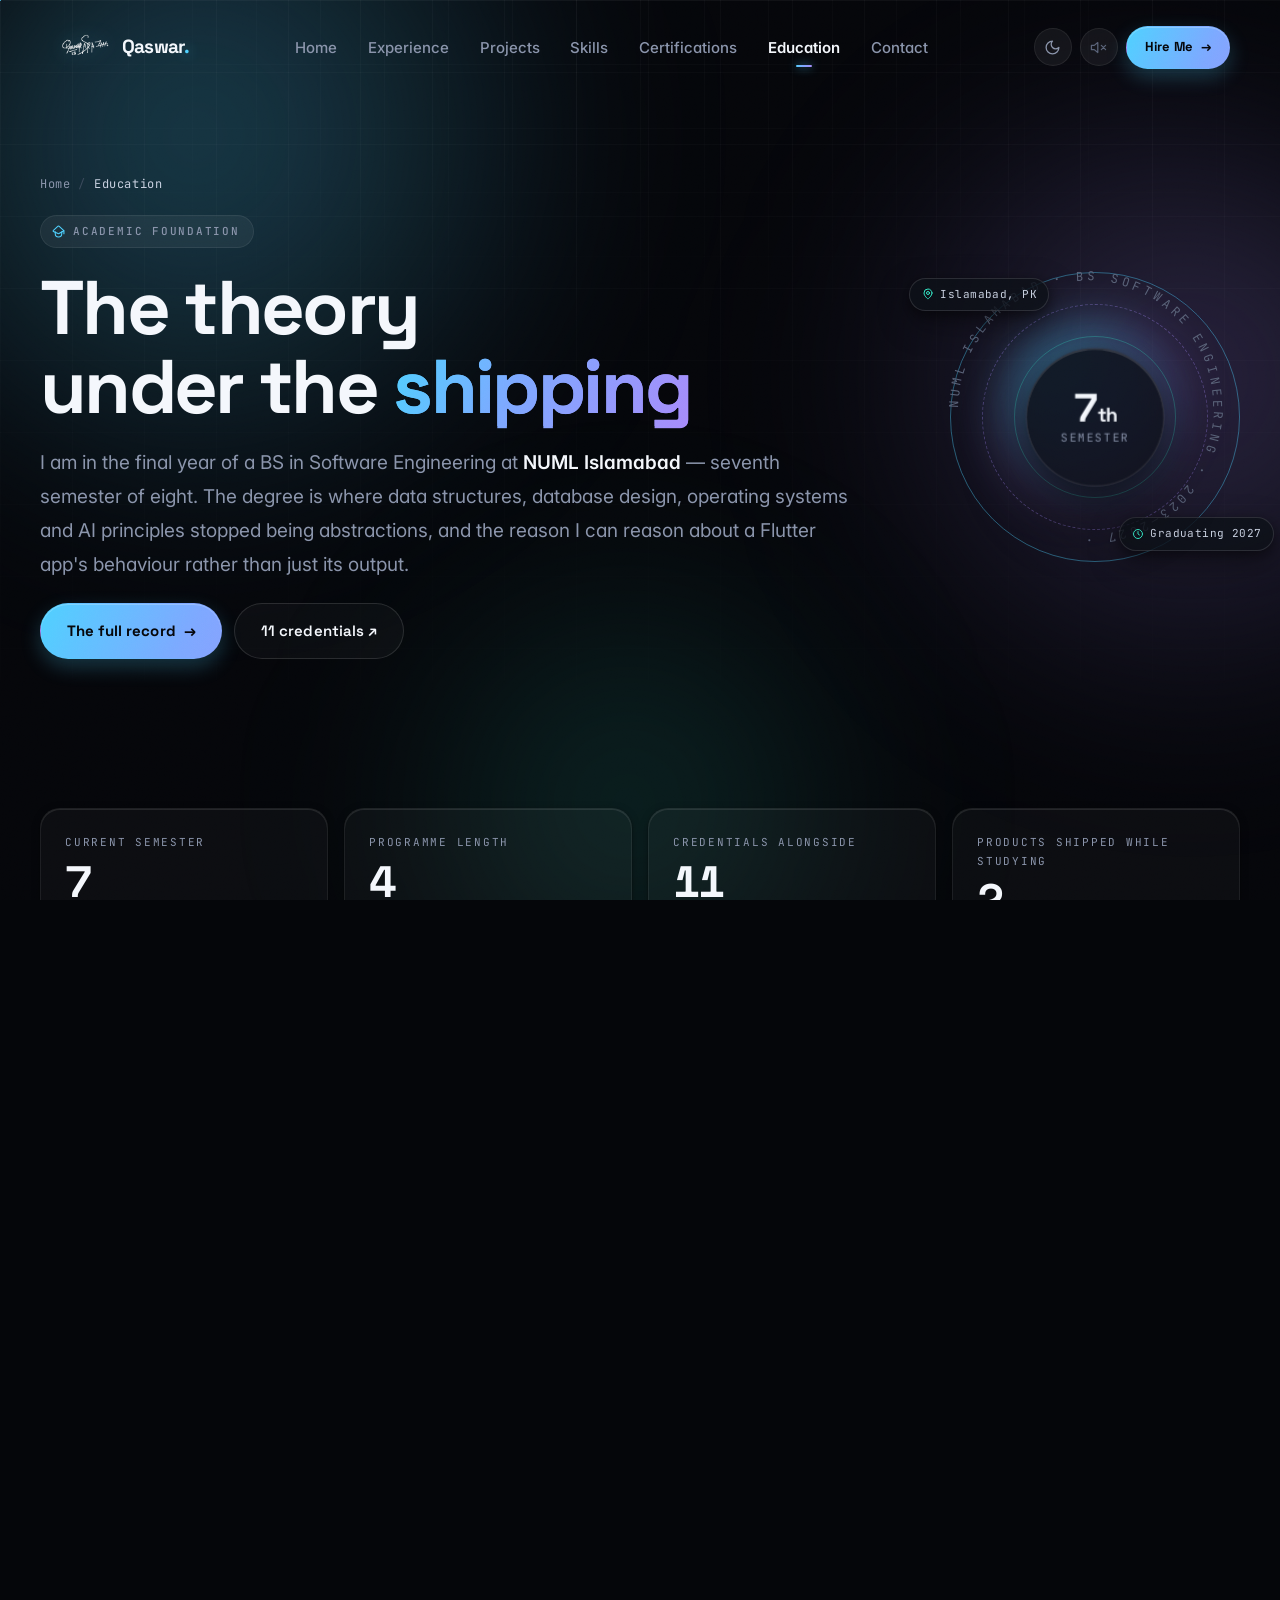
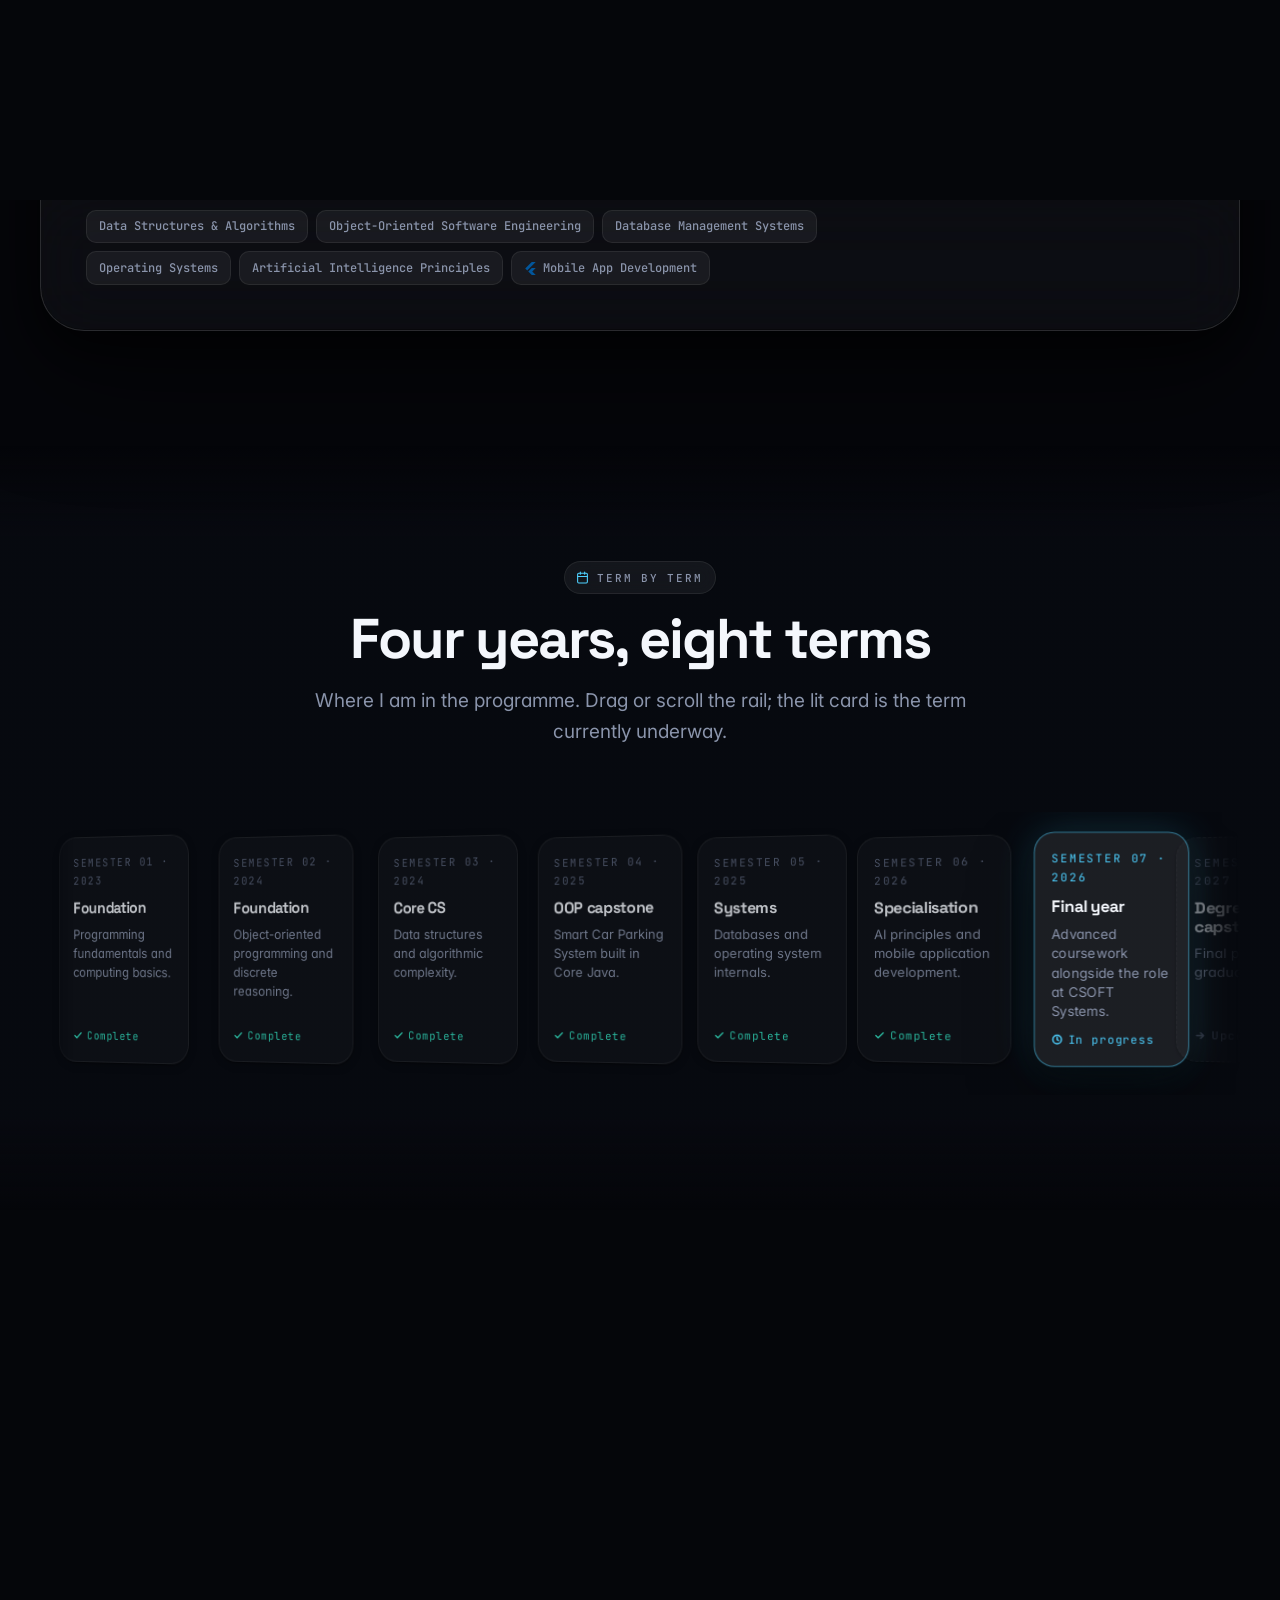
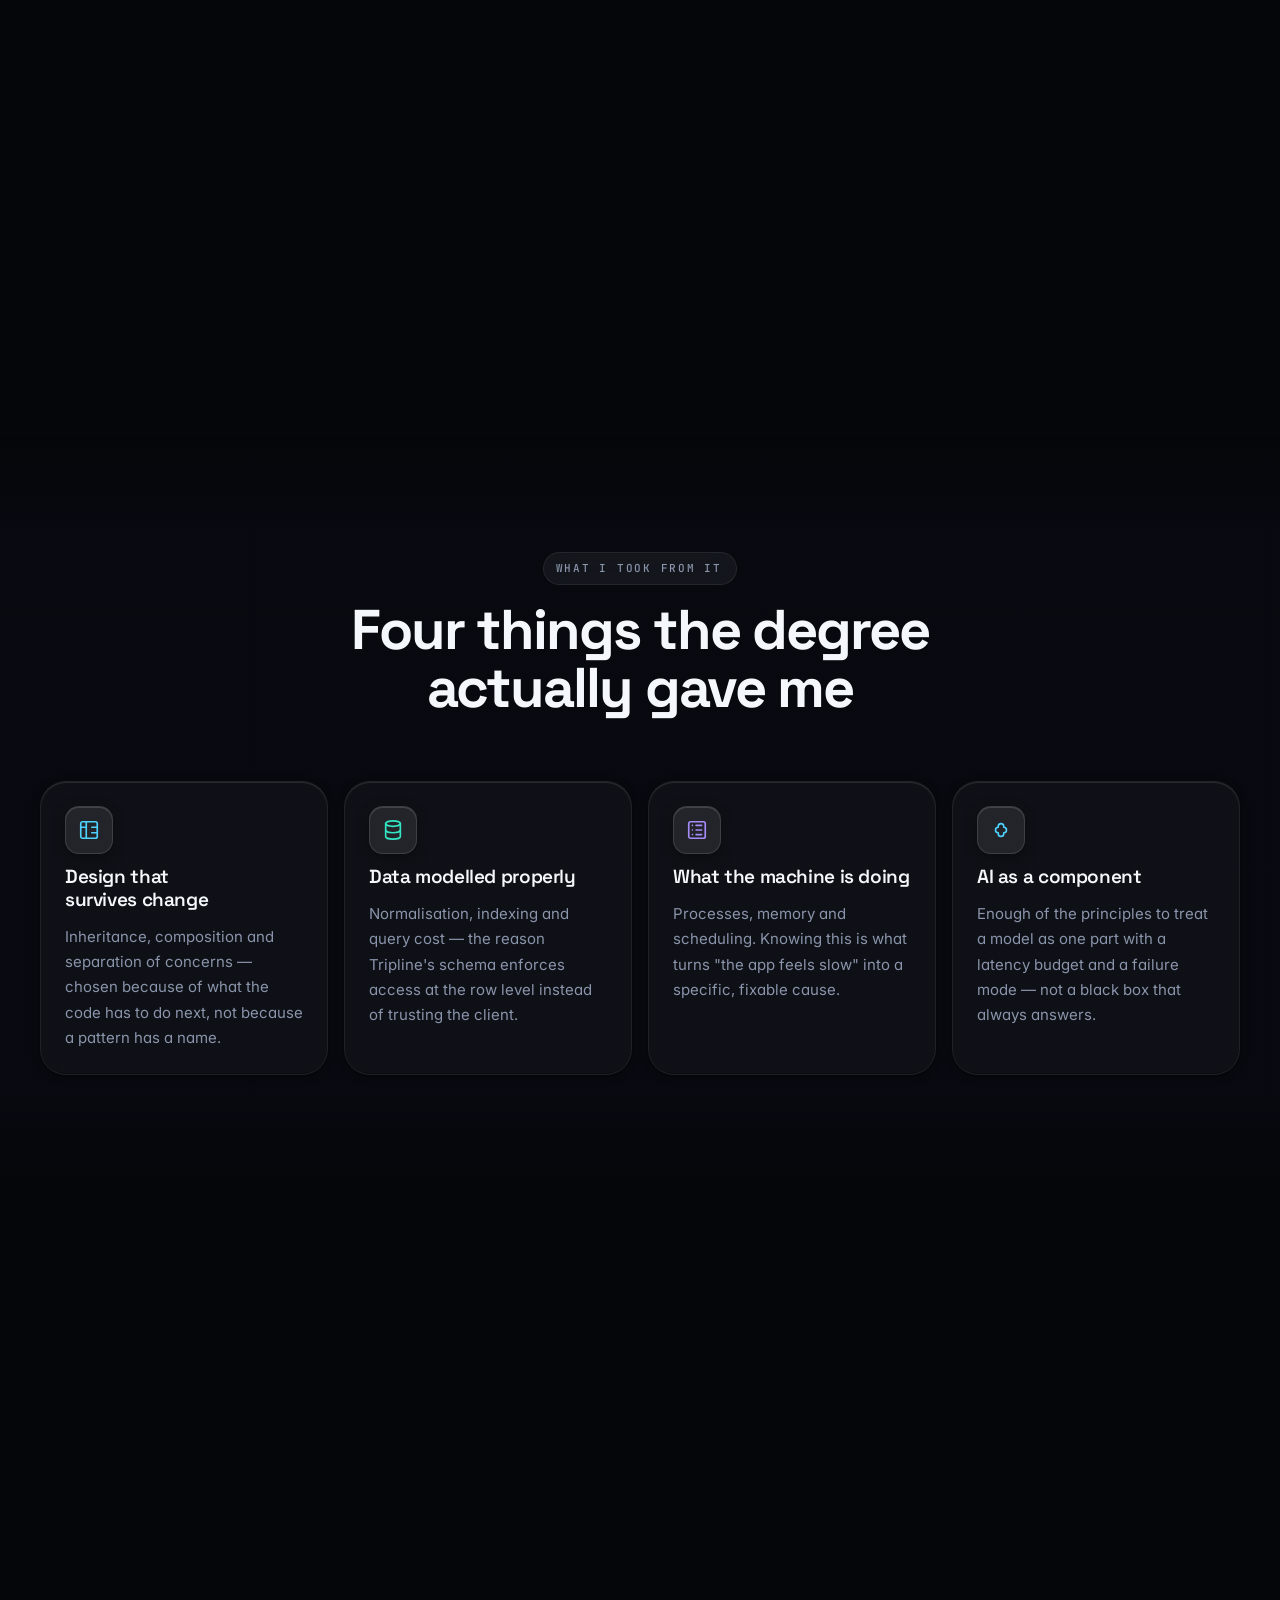
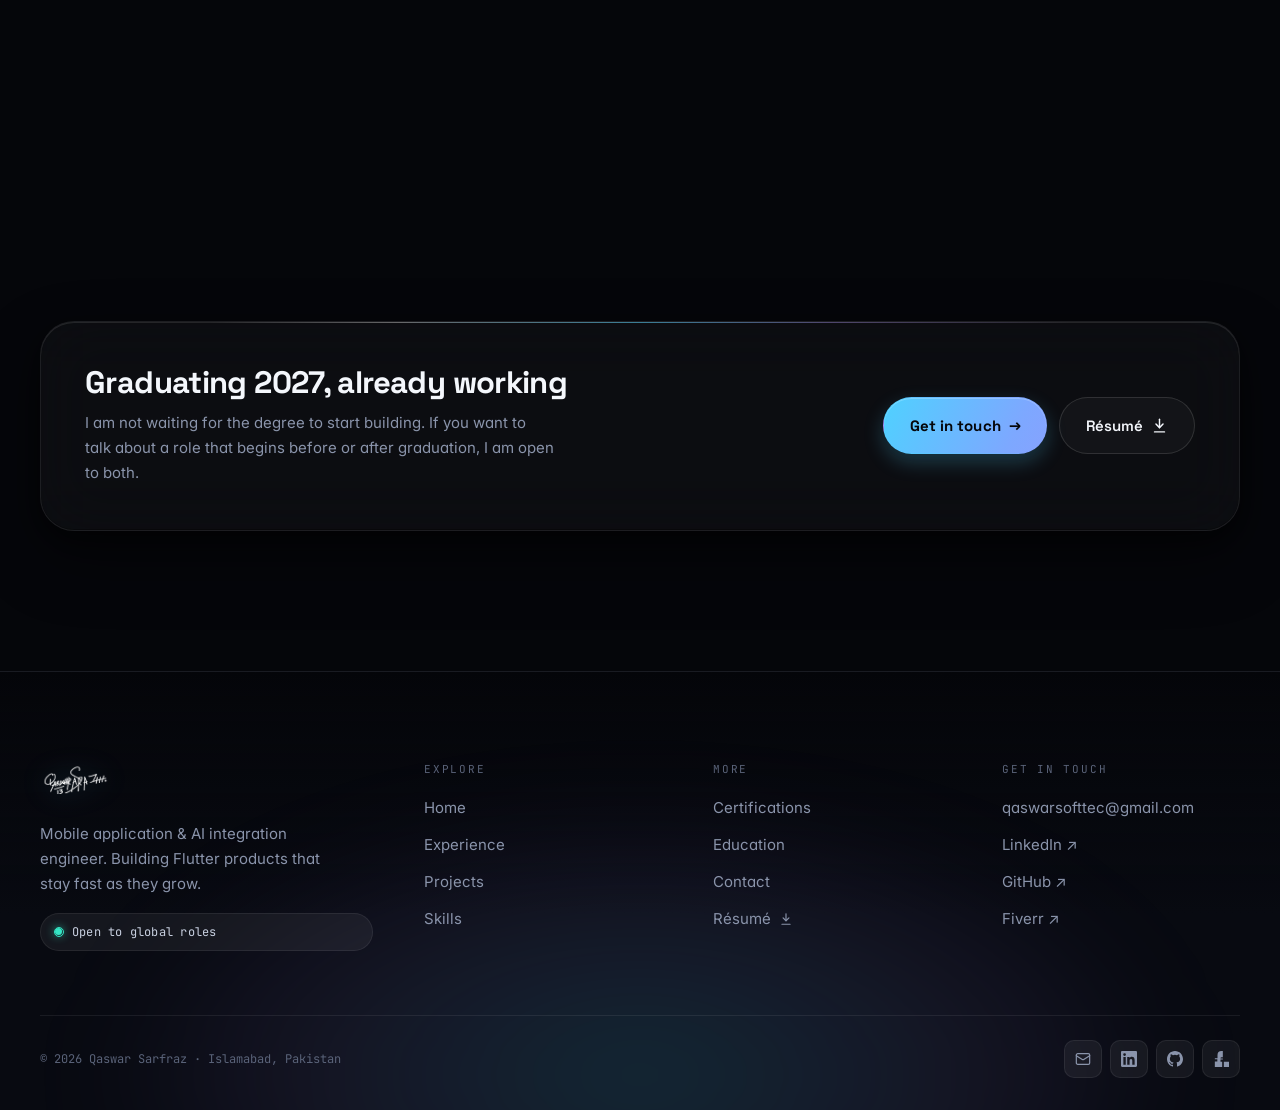
<file: education.html>
<!DOCTYPE html>
<html lang="en" class="no-js" data-theme="dark">

<head>
  <meta charset="UTF-8">
  <meta name="viewport" content="width=device-width, initial-scale=1.0">
  <title>Education — Qaswar Sarfraz | BS Software Engineering at NUML Islamabad</title>
  <meta name="description" content="Final-year BS Software Engineering student at National University of Modern Languages (NUML) Islamabad — 7 of 8 semesters complete. Core CS, systems, databases and AI, applied in production Flutter work.">
  <meta name="author" content="Qaswar Sarfraz">
  <meta name="robots" content="index, follow">
  <link rel="canonical" href="https://qaswarsarfraz.vercel.app/education.html">

  <meta property="og:type" content="website">
  <meta property="og:url" content="https://qaswarsarfraz.vercel.app/education.html">
  <meta property="og:title" content="Education — Qaswar Sarfraz | BS Software Engineering at NUML">
  <meta property="og:description" content="BS Software Engineering at NUML Islamabad, 2023–2027. Final year, seventh semester, with 11 verified certifications alongside the degree.">
  <meta property="og:image" content="https://qaswarsarfraz.vercel.app/assets/og-image.png">
  <meta property="og:site_name" content="Qaswar Sarfraz Portfolio">

  <meta name="twitter:card" content="summary_large_image">
  <meta name="twitter:title" content="Education — Qaswar Sarfraz">
  <meta name="twitter:description" content="Final-year Software Engineering at NUML Islamabad, applied in commercial Flutter development.">
  <meta name="twitter:image" content="https://qaswarsarfraz.vercel.app/assets/og-image.png">

  <link rel="icon" type="image/svg+xml" href="assets/favicon.svg">
  <link rel="icon" type="image/png" sizes="32x32" href="assets/favicon-32.png">
  <link rel="apple-touch-icon" href="assets/apple-touch-icon.png">
  <link rel="manifest" href="site.webmanifest">
  <meta name="theme-color" content="#05060A">

  <script>
    (function () {
      try {
        document.documentElement.setAttribute('data-theme', localStorage.getItem('qs-theme') || 'dark');
      } catch (e) { /* private mode — keep the default */ }
    })();
  </script>

  <link rel="preconnect" href="https://fonts.googleapis.com">
  <link rel="preconnect" href="https://fonts.gstatic.com" crossorigin>
  <link href="https://fonts.googleapis.com/css2?family=Space+Grotesk:wght@400;500;600;700&family=Inter:wght@300;400;500;600;700&family=JetBrains+Mono:wght@400;500;600&display=swap" rel="stylesheet">

  <link rel="stylesheet" href="css/tokens.css">
  <link rel="stylesheet" href="css/base.css">
  <link rel="stylesheet" href="css/layout.css">
  <link rel="stylesheet" href="css/components.css">
  <link rel="stylesheet" href="css/fx.css">
  <link rel="stylesheet" href="css/pages.css">
  <link rel="stylesheet" href="css/premium-pages.css">

  <script type="application/ld+json">
  {
    "@context": "https://schema.org",
    "@type": "EducationalOccupationalCredential",
    "name": "BS Software Engineering",
    "credentialCategory": "Bachelor's Degree",
    "educationalLevel": "Undergraduate",
    "recognizedBy": {
      "@type": "CollegeOrUniversity",
      "name": "National University of Modern Languages",
      "url": "https://numl.edu.pk",
      "address": {
        "@type": "PostalAddress",
        "addressLocality": "Islamabad",
        "addressCountry": "PK"
      }
    },
    "url": "https://qaswarsarfraz.vercel.app/education.html"
  }
  </script>
</head>

<body data-page="education">

  <!-- ══════════ AMBIENT LAYERS ══════════ -->
  <div class="aurora" aria-hidden="true"><i></i><i></i><i></i></div>
  <div class="aurora-grid" aria-hidden="true"></div>
  <canvas id="dust" aria-hidden="true"></canvas>
  <div class="grain" aria-hidden="true"></div>
  <div class="curtain" aria-hidden="true"></div>
  <div class="cursor-dot" aria-hidden="true"></div>
  <div class="cursor-ring" aria-hidden="true"></div>
  <div id="progress" aria-hidden="true"></div>

  <a href="#main" class="skip-link">Skip to main content</a>

  <!-- ══════════ NAVIGATION ══════════ -->
  <nav id="nav" aria-label="Main navigation">
    <div class="nav-inner">
      <a href="index.html" class="nav-logo" aria-label="Qaswar Sarfraz — home">
        <img src="assets/signatureblack.png" alt="" class="nav-sig" width="110" height="52" aria-hidden="true">
        <span class="nav-name">Qaswar<span class="nav-dot">.</span></span>
      </a>

      <ul class="nav-links" role="list">
        <li><a href="index.html"          class="nav-link" data-page="home">Home</a></li>
        <li><a href="experience.html"     class="nav-link" data-page="experience">Experience</a></li>
        <li><a href="projects.html"       class="nav-link" data-page="projects">Projects</a></li>
        <li><a href="skills.html"         class="nav-link" data-page="skills">Skills</a></li>
        <li><a href="certifications.html" class="nav-link" data-page="certs">Certifications</a></li>
        <li><a href="education.html"      class="nav-link" data-page="education">Education</a></li>
        <li><a href="contact.html"        class="nav-link" data-page="contact">Contact</a></li>
      </ul>

      <div class="nav-actions">
        <button class="nav-btn" data-theme-toggle type="button" aria-label="Switch theme">
          <svg class="ico-moon" viewBox="0 0 24 24" fill="none" stroke="currentColor" stroke-width="1.8" stroke-linecap="round" stroke-linejoin="round" aria-hidden="true"><path d="M12 3a6 6 0 0 0 9 9 9 9 0 1 1-9-9Z"/></svg>
          <svg class="ico-sun" viewBox="0 0 24 24" fill="none" stroke="currentColor" stroke-width="1.8" stroke-linecap="round" stroke-linejoin="round" aria-hidden="true"><circle cx="12" cy="12" r="4"/><path d="M12 2v2M12 20v2M4.9 4.9l1.4 1.4M17.7 17.7l1.4 1.4M2 12h2M20 12h2M4.9 19.1l1.4-1.4M17.7 6.3l1.4-1.4"/></svg>
        </button>

        <button class="nav-btn" data-sound-toggle type="button" aria-label="Enable interface sound">
          <svg class="ico-audio" viewBox="0 0 24 24" fill="none" stroke="currentColor" stroke-width="1.8" stroke-linecap="round" stroke-linejoin="round" aria-hidden="true"><path d="M11 5 6 9H2v6h4l5 4V5Z"/><path d="M19.1 4.9a10 10 0 0 1 0 14.2M15.5 8.5a5 5 0 0 1 0 7"/></svg>
          <svg class="ico-mute" viewBox="0 0 24 24" fill="none" stroke="currentColor" stroke-width="1.8" stroke-linecap="round" stroke-linejoin="round" aria-hidden="true"><path d="M11 5 6 9H2v6h4l5 4V5Z"/><path d="m22 9-6 6M16 9l6 6"/></svg>
        </button>

        <a href="contact.html" class="btn btn-sm btn-primary nav-cta" data-magnetic="0.2">Hire Me <span class="btn-arrow">→</span></a>

        <button class="burger" id="burger" type="button" aria-label="Open navigation menu" aria-expanded="false" aria-controls="m-menu">
          <i></i><i></i><i></i>
        </button>
      </div>
    </div>
  </nav>

  <!-- ══════════ MOBILE MENU ══════════ -->
  <div class="m-menu" id="m-menu" role="dialog" aria-modal="true" aria-label="Site navigation">
    <ul class="m-list" role="list">
      <li><a href="index.html"          class="m-link" data-page="home"       style="--i:0"><span class="m-num">01</span> Home</a></li>
      <li><a href="experience.html"     class="m-link" data-page="experience" style="--i:1"><span class="m-num">02</span> Experience</a></li>
      <li><a href="projects.html"       class="m-link" data-page="projects"   style="--i:2"><span class="m-num">03</span> Projects</a></li>
      <li><a href="skills.html"         class="m-link" data-page="skills"     style="--i:3"><span class="m-num">04</span> Skills</a></li>
      <li><a href="certifications.html" class="m-link" data-page="certs"      style="--i:4"><span class="m-num">05</span> Certifications</a></li>
      <li><a href="education.html"      class="m-link" data-page="education"  style="--i:5"><span class="m-num">06</span> Education</a></li>
      <li><a href="contact.html"        class="m-link" data-page="contact"    style="--i:6"><span class="m-num">07</span> Contact</a></li>
    </ul>

    <div class="m-foot">
      <a href="contact.html" class="btn btn-primary btn-full">Start a conversation <span class="btn-arrow">→</span></a>
      <div class="m-socials">
        <a href="mailto:qaswarsofttec@gmail.com" class="m-social" aria-label="Email Qaswar">
          <svg class="ico-sm" viewBox="0 0 24 24" fill="none" stroke="currentColor" stroke-width="1.8" stroke-linecap="round" stroke-linejoin="round" aria-hidden="true"><rect width="20" height="16" x="2" y="4" rx="2"/><path d="m22 7-8.97 5.7a1.94 1.94 0 0 1-2.06 0L2 7"/></svg>
        </a>
        <a href="https://linkedin.com/in/qaswar-sarfraz-051111313" target="_blank" rel="noopener noreferrer me" class="m-social" aria-label="Qaswar on LinkedIn">
          <svg class="ico-sm" viewBox="0 0 24 24" fill="currentColor" aria-hidden="true"><path d="M20.45 20.45h-3.55v-5.57c0-1.33-.03-3.04-1.85-3.04-1.86 0-2.14 1.45-2.14 2.94v5.67H9.35V9h3.41v1.56h.05c.48-.9 1.64-1.85 3.37-1.85 3.6 0 4.27 2.37 4.27 5.46v6.28ZM5.34 7.43a2.06 2.06 0 1 1 0-4.13 2.06 2.06 0 0 1 0 4.13Zm1.78 13.02H3.56V9h3.56v11.45ZM22.22 0H1.77C.79 0 0 .77 0 1.73v20.54C0 23.23.79 24 1.77 24h20.45c.98 0 1.78-.77 1.78-1.73V1.73C24 .77 23.2 0 22.22 0Z"/></svg>
        </a>
        <a href="https://github.com/QaswarSarfrazcodes" target="_blank" rel="noopener noreferrer me" class="m-social" aria-label="Qaswar on GitHub">
          <svg class="ico-sm" viewBox="0 0 24 24" fill="currentColor" aria-hidden="true"><path d="M12 0C5.37 0 0 5.37 0 12c0 5.3 3.44 9.8 8.21 11.39.6.11.79-.26.79-.58v-2.23c-3.34.73-4.03-1.42-4.03-1.42-.55-1.38-1.34-1.75-1.34-1.75-1.08-.75.09-.73.09-.73 1.2.08 1.84 1.24 1.84 1.24 1.07 1.83 2.81 1.3 3.49 1 .11-.78.42-1.31.76-1.61-2.67-.3-5.47-1.33-5.47-5.93 0-1.31.47-2.38 1.24-3.22-.13-.3-.54-1.52.11-3.18 0 0 1.01-.32 3.3 1.23a11.5 11.5 0 0 1 6.01 0c2.29-1.55 3.3-1.23 3.3-1.23.65 1.66.24 2.88.12 3.18.77.84 1.23 1.91 1.23 3.22 0 4.61-2.81 5.62-5.48 5.92.43.37.82 1.1.82 2.22v3.29c0 .32.19.7.8.58C20.57 21.8 24 17.3 24 12c0-6.63-5.37-12-12-12Z"/></svg>
        </a>
      </div>
    </div>
  </div>

  <main id="main">

    <!-- ══════════════════════════════════════════════════
         PAGE HERO — copy beside a 3D academic ornament
         ══════════════════════════════════════════════════ -->
    <div class="page-hero">
      <div class="container">
        <div class="hero-split">

          <div class="page-hero-inner">
            <nav class="breadcrumb" aria-label="Breadcrumb" data-reveal="up">
              <a href="index.html">Home</a><span class="sep">/</span><span aria-current="page">Education</span>
            </nav>

            <div class="eyebrow" data-reveal="up" data-reveal-delay="60">
              <svg viewBox="0 0 24 24" fill="none" stroke="currentColor" stroke-width="2" stroke-linecap="round" stroke-linejoin="round" aria-hidden="true"><path d="M21.4 10.92a1 1 0 0 0 0-.84L12.83 2.18a2 2 0 0 0-1.66 0L2.6 10.08a1 1 0 0 0 0 1.84l8.57 3.9a2 2 0 0 0 1.66 0Z"/><path d="M22 10v6M6 12.5V16a6 6 0 0 0 12 0v-3.5"/></svg>
              Academic foundation
            </div>

            <h1 class="page-title" data-split>The theory<br>under the <span class="accent">shipping</span></h1>

            <p class="page-desc" data-reveal="up" data-reveal-delay="180">
              I am in the final year of a BS in Software Engineering at
              <strong>NUML Islamabad</strong> — seventh semester of eight. The degree is
              where data structures, database design, operating systems and AI
              principles stopped being abstractions, and the reason I can reason
              about a Flutter app's behaviour rather than just its output.
            </p>

            <div class="btn-row" data-reveal="up" data-reveal-delay="240">
              <a href="#record" class="btn btn-primary" data-magnetic="0.2">The full record <span class="btn-arrow">→</span></a>
              <a href="certifications.html" class="btn btn-outline">11 credentials ↗</a>
            </div>
          </div>

          <!-- ── 3D ACADEMIC ORNAMENT ── -->
          <div class="orn" data-reveal="scale" data-reveal-delay="220" aria-hidden="true">
            <span class="orn-ring orn-ring--a"></span>
            <span class="orn-ring orn-ring--b"></span>
            <span class="orn-ring orn-ring--c"></span>

            <svg class="emblem-arc" viewBox="0 0 200 200">
              <defs>
                <path id="edu-arc" d="M100,100 m-88,0 a88,88 0 1,1 176,0 a88,88 0 1,1 -176,0"></path>
              </defs>
              <text>
                <textPath href="#edu-arc" startOffset="0">
                  NUML ISLAMABAD · BS SOFTWARE ENGINEERING · 2023—2027 ·
                </textPath>
              </text>
            </svg>

            <span class="orn-core">
              <span class="orn-val">7<span style="font-size:.5em">th</span></span>
              <span class="orn-lbl">Semester</span>
            </span>

            <span class="orn-chip orn-chip--tl">
              <svg viewBox="0 0 24 24" fill="none" stroke="currentColor" stroke-width="2" stroke-linecap="round" stroke-linejoin="round"><path d="M20 10c0 6-8 12-8 12s-8-6-8-12a8 8 0 0 1 16 0Z"/><circle cx="12" cy="10" r="3"/></svg>
              Islamabad, PK
            </span>

            <span class="orn-chip orn-chip--br">
              <svg viewBox="0 0 24 24" fill="none" stroke="currentColor" stroke-width="2" stroke-linecap="round" stroke-linejoin="round"><circle cx="12" cy="12" r="9"/><path d="M12 7v5l3 2"/></svg>
              Graduating 2027
            </span>
          </div>

        </div>
      </div>
    </div>

    <!-- ══════════════════════════════════════════════════
         METRICS
         ══════════════════════════════════════════════════ -->
    <div class="section section--tight">
      <div class="container">
        <div class="metric-grid" data-stagger data-reveal="up">
          <div class="metric">
            <span class="metric-lbl">Current semester</span>
            <span class="metric-val" data-count="7">0</span>
            <span class="metric-sub">Of eight · final year</span>
          </div>
          <div class="metric">
            <span class="metric-lbl">Programme length</span>
            <span class="metric-val" data-count="4">0</span>
            <span class="metric-sub">Years · 2023 to 2027</span>
          </div>
          <div class="metric">
            <span class="metric-lbl">Credentials alongside</span>
            <span class="metric-val" data-count="11">0</span>
            <span class="metric-sub">Earned outside the curriculum</span>
          </div>
          <div class="metric">
            <span class="metric-lbl">Products shipped while studying</span>
            <span class="metric-val" data-count="2">0</span>
            <span class="metric-sub">Tripline · Smart Car Parking</span>
          </div>
        </div>
      </div>
    </div>

    <!-- ══════════════════════════════════════════════════
         DEGREE PLAQUE
         ══════════════════════════════════════════════════ -->
    <section class="section" id="record" aria-labelledby="degree-heading">
      <div class="container">

        <article class="edu-plaque" data-tilt="6" data-reveal="up">
          <span class="foil" aria-hidden="true"></span>
          <span class="sheen" aria-hidden="true"></span>
          <span class="glare" aria-hidden="true"></span>

          <header class="edu-head">
            <!-- 3D medallion holding the university crest -->
            <div class="emblem">
              <span class="emblem-ring" aria-hidden="true"></span>
              <span class="emblem-track" aria-hidden="true"></span>
              <span class="emblem-track emblem-track--rev" aria-hidden="true"></span>
              <span class="emblem-core">
                <img src="assets/numllogo.png" alt="National University of Modern Languages crest" width="90" height="90" loading="lazy">
              </span>
            </div>

            <div>
              <span class="status-pill">
                <span class="status-dot" aria-hidden="true"><i></i></span>
                Enrolled · final year in progress
              </span>
              <h2 class="edu-title" id="degree-heading">National University of Modern Languages</h2>
              <div class="edu-sub">Bachelor of Science in Software Engineering · 2023 — 2027 · Islamabad</div>
            </div>
          </header>

          <div class="edu-body">
            <div class="stack gap-6">
              <p class="about-para">
                The programme covers software architecture and object-oriented design,
                data structures and algorithms, relational database systems, operating
                systems and the principles behind artificial intelligence. What makes it
                worth more than a transcript is that I have been building commercially
                the whole way through — so every concept arrived with somewhere to put it.
              </p>

              <p class="about-para">
                <strong>Object-oriented design</strong> stopped being a diagram exercise when
                the Smart Car Parking System needed inheritance hierarchies that actually
                held up. <strong>Database systems</strong> became real when Tripline's Postgres
                schema needed row-level security. The degree supplies the theory; the
                work supplies the pressure test.
              </p>

              <div>
                <div class="micro mb-0">Core disciplines</div>
                <div class="chip-row mt-4">
                  <span class="chip">Data Structures &amp; Algorithms</span>
                  <span class="chip">Object-Oriented Software Engineering</span>
                  <span class="chip">Database Management Systems</span>
                  <span class="chip">Operating Systems</span>
                  <span class="chip">Artificial Intelligence Principles</span>
                  <span class="chip"><img src="assets/icons/tech/flutter.svg" alt="" loading="lazy">Mobile App Development</span>
                </div>
              </div>
            </div>

            <!-- ── PROGRESS GAUGE ── -->
            <div class="gauge" style="--pct: .125" data-reveal="scale" data-reveal-delay="200">
              <svg viewBox="0 0 120 120" aria-hidden="true">
                <defs>
                  <!-- Stops use style="" rather than the stop-color attribute:
                       var() inside an SVG presentation attribute is not resolved
                       reliably, but an inline declaration always is. -->
                  <linearGradient id="gauge-grad" x1="0" y1="0" x2="1" y2="1">
                    <stop offset="0%"   style="stop-color: var(--ac-1)"></stop>
                    <stop offset="55%"  style="stop-color: var(--ac-3)"></stop>
                    <stop offset="100%" style="stop-color: var(--ac-2)"></stop>
                  </linearGradient>
                </defs>
                <circle class="gauge-track" cx="60" cy="60" r="54"></circle>
                <circle class="gauge-fill"  cx="60" cy="60" r="54"></circle>
              </svg>
              <div class="gauge-center">
                <span class="gauge-val">88%</span>
                <span class="gauge-lbl">7 of 8<br>semesters</span>
              </div>
            </div>
          </div>
        </article>

      </div>
    </section>

    <!-- ══════════════════════════════════════════════════
         SEMESTER RAIL
         ══════════════════════════════════════════════════ -->
    <section class="section section--alt" aria-labelledby="rail-heading">
      <div class="container">
        <div class="sect-head sect-head--center" data-reveal="up">
          <div class="eyebrow">
            <svg viewBox="0 0 24 24" fill="none" stroke="currentColor" stroke-width="2" stroke-linecap="round" stroke-linejoin="round" aria-hidden="true"><rect width="18" height="18" x="3" y="4" rx="2"/><path d="M16 2v4M8 2v4M3 10h18"/></svg>
            Term by term
          </div>
          <h2 class="sect-title" id="rail-heading">Four years, eight terms</h2>
          <p class="sect-desc">
            Where I am in the programme. Drag or scroll the rail; the lit card is
            the term currently underway.
          </p>
        </div>

        <div class="sem-rail" data-reveal="up" role="list" aria-label="Semester progression">
          <div class="sem-card sem-card--done" role="listitem">
            <span class="sem-num">Semester 01 · 2023</span>
            <h3 class="sem-title">Foundation</h3>
            <p class="sem-note">Programming fundamentals and computing basics.</p>
            <span class="sem-flag">
              <svg viewBox="0 0 24 24" fill="none" stroke="currentColor" stroke-linecap="round" stroke-linejoin="round" aria-hidden="true"><polyline points="20 6 9 17 4 12"/></svg>
              Complete
            </span>
          </div>

          <div class="sem-card sem-card--done" role="listitem">
            <span class="sem-num">Semester 02 · 2024</span>
            <h3 class="sem-title">Foundation</h3>
            <p class="sem-note">Object-oriented programming and discrete reasoning.</p>
            <span class="sem-flag">
              <svg viewBox="0 0 24 24" fill="none" stroke="currentColor" stroke-linecap="round" stroke-linejoin="round" aria-hidden="true"><polyline points="20 6 9 17 4 12"/></svg>
              Complete
            </span>
          </div>

          <div class="sem-card sem-card--done" role="listitem">
            <span class="sem-num">Semester 03 · 2024</span>
            <h3 class="sem-title">Core CS</h3>
            <p class="sem-note">Data structures and algorithmic complexity.</p>
            <span class="sem-flag">
              <svg viewBox="0 0 24 24" fill="none" stroke="currentColor" stroke-linecap="round" stroke-linejoin="round" aria-hidden="true"><polyline points="20 6 9 17 4 12"/></svg>
              Complete
            </span>
          </div>

          <div class="sem-card sem-card--done" role="listitem">
            <span class="sem-num">Semester 04 · 2025</span>
            <h3 class="sem-title">OOP capstone</h3>
            <p class="sem-note">Smart Car Parking System built in Core Java.</p>
            <span class="sem-flag">
              <svg viewBox="0 0 24 24" fill="none" stroke="currentColor" stroke-linecap="round" stroke-linejoin="round" aria-hidden="true"><polyline points="20 6 9 17 4 12"/></svg>
              Complete
            </span>
          </div>

          <div class="sem-card sem-card--done" role="listitem">
            <span class="sem-num">Semester 05 · 2025</span>
            <h3 class="sem-title">Systems</h3>
            <p class="sem-note">Databases and operating system internals.</p>
            <span class="sem-flag">
              <svg viewBox="0 0 24 24" fill="none" stroke="currentColor" stroke-linecap="round" stroke-linejoin="round" aria-hidden="true"><polyline points="20 6 9 17 4 12"/></svg>
              Complete
            </span>
          </div>

          <div class="sem-card sem-card--done" role="listitem">
            <span class="sem-num">Semester 06 · 2026</span>
            <h3 class="sem-title">Specialisation</h3>
            <p class="sem-note">AI principles and mobile application development.</p>
            <span class="sem-flag">
              <svg viewBox="0 0 24 24" fill="none" stroke="currentColor" stroke-linecap="round" stroke-linejoin="round" aria-hidden="true"><polyline points="20 6 9 17 4 12"/></svg>
              Complete
            </span>
          </div>

          <div class="sem-card sem-card--now" role="listitem">
            <span class="sem-num">Semester 07 · 2026</span>
            <h3 class="sem-title">Final year</h3>
            <p class="sem-note">Advanced coursework alongside the role at CSOFT Systems.</p>
            <span class="sem-flag">
              <svg viewBox="0 0 24 24" fill="none" stroke="currentColor" stroke-width="2" stroke-linecap="round" stroke-linejoin="round" aria-hidden="true"><circle cx="12" cy="12" r="9"/><path d="M12 7v5l3 2"/></svg>
              In progress
            </span>
          </div>

          <div class="sem-card sem-card--next" role="listitem">
            <span class="sem-num">Semester 08 · 2027</span>
            <h3 class="sem-title">Degree capstone</h3>
            <p class="sem-note">Final project and graduation.</p>
            <span class="sem-flag">
              <svg viewBox="0 0 24 24" fill="none" stroke="currentColor" stroke-width="2" stroke-linecap="round" stroke-linejoin="round" aria-hidden="true"><path d="M5 12h14M13 6l6 6-6 6"/></svg>
              Upcoming
            </span>
          </div>
        </div>
      </div>
    </section>

    <!-- ══════════════════════════════════════════════════
         MILESTONES
         ══════════════════════════════════════════════════ -->
    <section class="section" aria-labelledby="milestones-heading">
      <div class="container">
        <div class="sect-head sect-head--center" data-reveal="up">
          <div class="eyebrow">Milestones</div>
          <h2 class="sect-title" id="milestones-heading">Where the theory landed</h2>
          <div class="title-rule" aria-hidden="true"></div>
          <p class="sect-desc">Four moments the coursework turned into something that runs.</p>
        </div>

        <div class="milestone-grid" data-stagger data-reveal="up">

          <article class="milestone" data-tilt="6">
            <span class="sheen" aria-hidden="true"></span>
            <span class="glare" aria-hidden="true"></span>
            <div class="cert-top">
              <span class="milestone-year">2026 · commercial</span>
              <span class="num-badge" aria-hidden="true">01</span>
            </div>
            <h3 class="milestone-title">
              <span class="icon-tile icon-tile--sm" aria-hidden="true">
                <svg class="ico-sm" viewBox="0 0 24 24" fill="none" stroke="currentColor" stroke-width="1.8" stroke-linecap="round" stroke-linejoin="round"><rect width="20" height="14" x="2" y="7" rx="2"/><path d="M16 21V5a2 2 0 0 0-2-2h-4a2 2 0 0 0-2 2v16"/></svg>
              </span>
              CSOFT Systems
            </h3>
            <p class="card-desc">
              Mobile Application Developer, building production Flutter apps from
              high-fidelity designs — 60fps under load, state handled with Riverpod.
            </p>
            <div class="cert-foot">
              <a href="experience.html" class="cert-verify">
                Role detail
                <svg viewBox="0 0 24 24" fill="none" stroke="currentColor" stroke-width="2" stroke-linecap="round" stroke-linejoin="round" aria-hidden="true"><path d="M5 12h14M13 6l6 6-6 6"/></svg>
              </a>
            </div>
          </article>

          <article class="milestone" data-tilt="6">
            <span class="sheen" aria-hidden="true"></span>
            <span class="glare" aria-hidden="true"></span>
            <div class="cert-top">
              <span class="milestone-year">2026 · flagship</span>
              <span class="num-badge" aria-hidden="true">02</span>
            </div>
            <h3 class="milestone-title">
              <span class="icon-tile icon-tile--sm icon-tile--violet" aria-hidden="true">
                <svg class="ico-sm" viewBox="0 0 24 24" fill="none" stroke="currentColor" stroke-width="1.8" stroke-linecap="round" stroke-linejoin="round"><polygon points="13 2 3 14 12 14 11 22 21 10 12 10 13 2"/></svg>
              </span>
              Tripline AI platform
            </h3>
            <p class="card-desc">
              Architected and shipped solo — Groq Llama 3.3 70B itineraries,
              Supabase Postgres with row-level security, and a web moderation console.
            </p>
            <div class="cert-foot">
              <a href="projects.html" class="cert-verify">
                Project detail
                <svg viewBox="0 0 24 24" fill="none" stroke="currentColor" stroke-width="2" stroke-linecap="round" stroke-linejoin="round" aria-hidden="true"><path d="M5 12h14M13 6l6 6-6 6"/></svg>
              </a>
            </div>
          </article>

          <article class="milestone" data-tilt="6">
            <span class="sheen" aria-hidden="true"></span>
            <span class="glare" aria-hidden="true"></span>
            <div class="cert-top">
              <span class="milestone-year">2025 · credentials</span>
              <span class="num-badge" aria-hidden="true">03</span>
            </div>
            <h3 class="milestone-title">
              <span class="icon-tile icon-tile--sm icon-tile--mint" aria-hidden="true">
                <svg class="ico-sm" viewBox="0 0 24 24" fill="none" stroke="currentColor" stroke-width="1.8" stroke-linecap="round" stroke-linejoin="round"><path d="m15.48 12.89 1.51 8.53a.5.5 0 0 1-.73.5L12 19.68l-4.26 2.23a.5.5 0 0 1-.73-.5l1.51-8.52"/><circle cx="12" cy="8" r="6"/></svg>
              </span>
              11 verified credentials
            </h3>
            <p class="card-desc">
              Six issuers — IBM, Google, Meta, Michigan, CU Boulder and SkillUp —
              covering Flutter, Python, REST APIs, Git and Agile delivery. 95% mean grade.
            </p>
            <div class="cert-foot">
              <a href="certifications.html" class="cert-verify">
                All credentials
                <svg viewBox="0 0 24 24" fill="none" stroke="currentColor" stroke-width="2" stroke-linecap="round" stroke-linejoin="round" aria-hidden="true"><path d="M5 12h14M13 6l6 6-6 6"/></svg>
              </a>
            </div>
          </article>

          <article class="milestone" data-tilt="6">
            <span class="sheen" aria-hidden="true"></span>
            <span class="glare" aria-hidden="true"></span>
            <div class="cert-top">
              <span class="milestone-year">2025 · capstone</span>
              <span class="num-badge" aria-hidden="true">04</span>
            </div>
            <h3 class="milestone-title">
              <span class="icon-tile icon-tile--sm" aria-hidden="true">
                <svg class="ico-sm" viewBox="0 0 24 24" fill="none" stroke="currentColor" stroke-width="1.8" stroke-linecap="round" stroke-linejoin="round"><polyline points="16 18 22 12 16 6"/><polyline points="8 6 2 12 8 18"/></svg>
              </span>
              Smart Car Parking System
            </h3>
            <p class="card-desc">
              A multi-floor Java desktop application — live slot grid, sequential
              ticketing, an automated tariff engine and state that survives a restart.
            </p>
            <div class="cert-foot">
              <a href="https://github.com/QaswarSarfrazcodes/Car-Parking-System-OOP-java-" target="_blank" rel="noopener noreferrer" class="cert-verify">
                Source on GitHub
                <svg viewBox="0 0 24 24" fill="none" stroke="currentColor" stroke-width="2" stroke-linecap="round" stroke-linejoin="round" aria-hidden="true"><path d="M7 17 17 7M9 7h8v8"/></svg>
              </a>
            </div>
          </article>

        </div>
      </div>
    </section>

    <!-- ══════════════════════════════════════════════════
         FOCUS AREAS
         ══════════════════════════════════════════════════ -->
    <section class="section section--alt" aria-labelledby="focus-heading">
      <div class="container">
        <div class="sect-head sect-head--center" data-reveal="up">
          <div class="eyebrow">What I took from it</div>
          <h2 class="sect-title" id="focus-heading">Four things the degree actually gave me</h2>
        </div>

        <div class="focus-grid" data-stagger data-reveal="up">
          <div class="focus-card">
            <span class="spot" aria-hidden="true"></span>
            <span class="icon-tile" aria-hidden="true">
              <svg class="ico-md" viewBox="0 0 24 24" fill="none" stroke="currentColor" stroke-width="1.8" stroke-linecap="round" stroke-linejoin="round"><rect width="18" height="18" x="3" y="3" rx="2"/><path d="M9 3v18M3 9h6M15 9h6M15 15h6"/></svg>
            </span>
            <h3 class="focus-title">Design that survives change</h3>
            <p class="focus-desc">
              Inheritance, composition and separation of concerns — chosen because
              of what the code has to do next, not because a pattern has a name.
            </p>
          </div>

          <div class="focus-card">
            <span class="spot" aria-hidden="true"></span>
            <span class="icon-tile icon-tile--mint" aria-hidden="true">
              <svg class="ico-md" viewBox="0 0 24 24" fill="none" stroke="currentColor" stroke-width="1.8" stroke-linecap="round" stroke-linejoin="round"><ellipse cx="12" cy="5" rx="8" ry="3"/><path d="M4 5v14c0 1.66 3.58 3 8 3s8-1.34 8-3V5"/><path d="M4 12c0 1.66 3.58 3 8 3s8-1.34 8-3"/></svg>
            </span>
            <h3 class="focus-title">Data modelled properly</h3>
            <p class="focus-desc">
              Normalisation, indexing and query cost — the reason Tripline's schema
              enforces access at the row level instead of trusting the client.
            </p>
          </div>

          <div class="focus-card">
            <span class="spot" aria-hidden="true"></span>
            <span class="icon-tile icon-tile--violet" aria-hidden="true">
              <svg class="ico-md" viewBox="0 0 24 24" fill="none" stroke="currentColor" stroke-width="1.8" stroke-linecap="round" stroke-linejoin="round"><rect width="18" height="18" x="3" y="3" rx="2"/><path d="M7 7h.01M7 12h.01M7 17h.01M11 7h6M11 12h6M11 17h6"/></svg>
            </span>
            <h3 class="focus-title">What the machine is doing</h3>
            <p class="focus-desc">
              Processes, memory and scheduling. Knowing this is what turns
              "the app feels slow" into a specific, fixable cause.
            </p>
          </div>

          <div class="focus-card">
            <span class="spot" aria-hidden="true"></span>
            <span class="icon-tile" aria-hidden="true">
              <svg class="ico-md" viewBox="0 0 24 24" fill="none" stroke="currentColor" stroke-width="1.8" stroke-linecap="round" stroke-linejoin="round"><path d="M12 5a3 3 0 0 0-3 3v1a3 3 0 0 0 0 6v1a3 3 0 0 0 6 0v-1a3 3 0 0 0 0-6V8a3 3 0 0 0-3-3Z"/></svg>
            </span>
            <h3 class="focus-title">AI as a component</h3>
            <p class="focus-desc">
              Enough of the principles to treat a model as one part with a latency
              budget and a failure mode — not a black box that always answers.
            </p>
          </div>
        </div>
      </div>
    </section>

    <!-- ══════════════════════════════════════════════════
         COURSEWORK
         ══════════════════════════════════════════════════ -->
    <section class="section" aria-labelledby="course-heading">
      <div class="container container--narrow">
        <div class="sect-head sect-head--center" data-reveal="up">
          <div class="eyebrow">Coursework</div>
          <h2 class="sect-title" id="course-heading">Subjects on the transcript</h2>
        </div>

        <div class="course-grid" data-stagger data-reveal="up">
          <span class="course"><span class="course-num">01</span> Programming Fundamentals</span>
          <span class="course"><span class="course-num">02</span> Object-Oriented Programming</span>
          <span class="course"><span class="course-num">03</span> Data Structures &amp; Algorithms</span>
          <span class="course"><span class="course-num">04</span> Object-Oriented Software Engineering</span>
          <span class="course"><span class="course-num">05</span> Database Management Systems</span>
          <span class="course"><span class="course-num">06</span> Operating Systems</span>
          <span class="course"><span class="course-num">07</span> Artificial Intelligence Principles</span>
          <span class="course"><span class="course-num">08</span> Mobile Application Development</span>
        </div>
      </div>
    </section>

    <!-- ══════════════════════════════════════════════════
         CTA
         ══════════════════════════════════════════════════ -->
    <section class="section section--tight">
      <div class="container">
        <div class="cap-band" data-reveal="up">
          <div>
            <h2 class="cap-band-title">Graduating 2027, already working</h2>
            <p class="cap-band-desc">
              I am not waiting for the degree to start building. If you want to talk
              about a role that begins before or after graduation, I am open to both.
            </p>
          </div>
          <div class="btn-row">
            <a href="contact.html" class="btn btn-primary" data-magnetic="0.2">Get in touch <span class="btn-arrow">→</span></a>
            <a href="resume/Qaswar_Sarfraz_Resume.pdf" download class="btn btn-outline">
              Résumé
              <svg viewBox="0 0 24 24" fill="none" stroke="currentColor" stroke-width="2" stroke-linecap="round" stroke-linejoin="round" aria-hidden="true"><path d="M12 3v12"/><path d="m7 10 5 5 5-5"/><path d="M5 21h14"/></svg>
            </a>
          </div>
        </div>
      </div>
    </section>

  </main>

  <!-- ══════════ FOOTER ══════════ -->
  <footer class="footer" role="contentinfo">
    <div class="container">
      <div class="footer-grid">

        <div class="footer-brand">
          <img src="assets/signatureblack.png" alt="Qaswar Sarfraz" class="footer-sig" width="100" height="42" loading="lazy">
          <p class="footer-tagline">
            Mobile application &amp; AI integration engineer. Building Flutter products
            that stay fast as they grow.
          </p>
          <div class="status-pill">
            <span class="status-dot" aria-hidden="true"><i></i></span>
            Open to global roles
          </div>
        </div>

        <div>
          <div class="footer-col-title">Explore</div>
          <nav class="footer-links" aria-label="Footer navigation">
            <a href="index.html" class="footer-link">Home</a>
            <a href="experience.html" class="footer-link">Experience</a>
            <a href="projects.html" class="footer-link">Projects</a>
            <a href="skills.html" class="footer-link">Skills</a>
          </nav>
        </div>

        <div>
          <div class="footer-col-title">More</div>
          <nav class="footer-links" aria-label="Footer navigation continued">
            <a href="certifications.html" class="footer-link">Certifications</a>
            <a href="education.html" class="footer-link">Education</a>
            <a href="contact.html" class="footer-link">Contact</a>
            <a href="resume/Qaswar_Sarfraz_Resume.pdf" download class="footer-link">
              Résumé
              <svg viewBox="0 0 24 24" fill="none" stroke="currentColor" stroke-width="2" stroke-linecap="round" stroke-linejoin="round" aria-hidden="true"><path d="M12 3v12"/><path d="m7 10 5 5 5-5"/><path d="M5 21h14"/></svg>
            </a>
          </nav>
        </div>

        <div>
          <div class="footer-col-title">Get in touch</div>
          <nav class="footer-links" aria-label="Contact links">
            <a href="mailto:qaswarsofttec@gmail.com" class="footer-link">qaswarsofttec@gmail.com</a>
            <a href="https://linkedin.com/in/qaswar-sarfraz-051111313" target="_blank" rel="noopener noreferrer me" class="footer-link">LinkedIn ↗</a>
            <a href="https://github.com/QaswarSarfrazcodes" target="_blank" rel="noopener noreferrer me" class="footer-link">GitHub ↗</a>
            <a href="https://www.fiverr.com/s/gDerbGL" target="_blank" rel="noopener noreferrer me" class="footer-link">Fiverr ↗</a>
          </nav>
        </div>

      </div>

      <div class="footer-bar">
        <div class="footer-copy">© 2026 Qaswar Sarfraz · Islamabad, Pakistan</div>
        <div class="footer-socials">
          <a href="mailto:qaswarsofttec@gmail.com" class="footer-social" aria-label="Email Qaswar">
            <svg viewBox="0 0 24 24" fill="none" stroke="currentColor" stroke-width="1.8" stroke-linecap="round" stroke-linejoin="round" aria-hidden="true"><rect width="20" height="16" x="2" y="4" rx="2"/><path d="m22 7-8.97 5.7a1.94 1.94 0 0 1-2.06 0L2 7"/></svg>
          </a>
          <a href="https://linkedin.com/in/qaswar-sarfraz-051111313" target="_blank" rel="noopener noreferrer me" class="footer-social" aria-label="Qaswar on LinkedIn">
            <svg viewBox="0 0 24 24" fill="currentColor" aria-hidden="true"><path d="M20.45 20.45h-3.55v-5.57c0-1.33-.03-3.04-1.85-3.04-1.86 0-2.14 1.45-2.14 2.94v5.67H9.35V9h3.41v1.56h.05c.48-.9 1.64-1.85 3.37-1.85 3.6 0 4.27 2.37 4.27 5.46v6.28ZM5.34 7.43a2.06 2.06 0 1 1 0-4.13 2.06 2.06 0 0 1 0 4.13Zm1.78 13.02H3.56V9h3.56v11.45ZM22.22 0H1.77C.79 0 0 .77 0 1.73v20.54C0 23.23.79 24 1.77 24h20.45c.98 0 1.78-.77 1.78-1.73V1.73C24 .77 23.2 0 22.22 0Z"/></svg>
          </a>
          <a href="https://github.com/QaswarSarfrazcodes" target="_blank" rel="noopener noreferrer me" class="footer-social" aria-label="Qaswar on GitHub">
            <svg viewBox="0 0 24 24" fill="currentColor" aria-hidden="true"><path d="M12 0C5.37 0 0 5.37 0 12c0 5.3 3.44 9.8 8.21 11.39.6.11.79-.26.79-.58v-2.23c-3.34.73-4.03-1.42-4.03-1.42-.55-1.38-1.34-1.75-1.34-1.75-1.08-.75.09-.73.09-.73 1.2.08 1.84 1.24 1.84 1.24 1.07 1.83 2.81 1.3 3.49 1 .11-.78.42-1.31.76-1.61-2.67-.3-5.47-1.33-5.47-5.93 0-1.31.47-2.38 1.24-3.22-.13-.3-.54-1.52.11-3.18 0 0 1.01-.32 3.3 1.23a11.5 11.5 0 0 1 6.01 0c2.29-1.55 3.3-1.23 3.3-1.23.65 1.66.24 2.88.12 3.18.77.84 1.23 1.91 1.23 3.22 0 4.61-2.81 5.62-5.48 5.92.43.37.82 1.1.82 2.22v3.29c0 .32.19.7.8.58C20.57 21.8 24 17.3 24 12c0-6.63-5.37-12-12-12Z"/></svg>
          </a>
          <a href="https://www.fiverr.com/s/gDerbGL" target="_blank" rel="noopener noreferrer me" class="footer-social" aria-label="Qaswar on Fiverr">
            <svg viewBox="0 0 24 24" fill="currentColor" aria-hidden="true"><path d="M16.25 16.25V24h7.75v-7.75h-7.75Zm-1.5 0h-3.5v-3.5h3.5v-1.5h-3.5v-.5a1.5 1.5 0 0 1 1.5-1.5h2V0h-2a6 6 0 0 0-6 6v4.75H2.75v1.5h3.75v3.5H2.75V24h11v-7.75h-1.25Z"/></svg>
          </a>
        </div>
      </div>
    </div>
  </footer>

  <button id="to-top" type="button" aria-label="Scroll back to top">
    <svg class="ico-sm" viewBox="0 0 24 24" fill="none" stroke="currentColor" stroke-width="2" stroke-linecap="round" stroke-linejoin="round" aria-hidden="true"><path d="M12 19V5"/><path d="m5 12 7-7 7 7"/></svg>
  </button>

  <div class="mobile-cta">
    <a href="contact.html" class="btn btn-primary btn-full">Hire Me <span class="btn-arrow">→</span></a>
  </div>

  <script src="js/config.js" defer></script>
  <script src="js/main.js" defer></script>
</body>

</html>
</file>
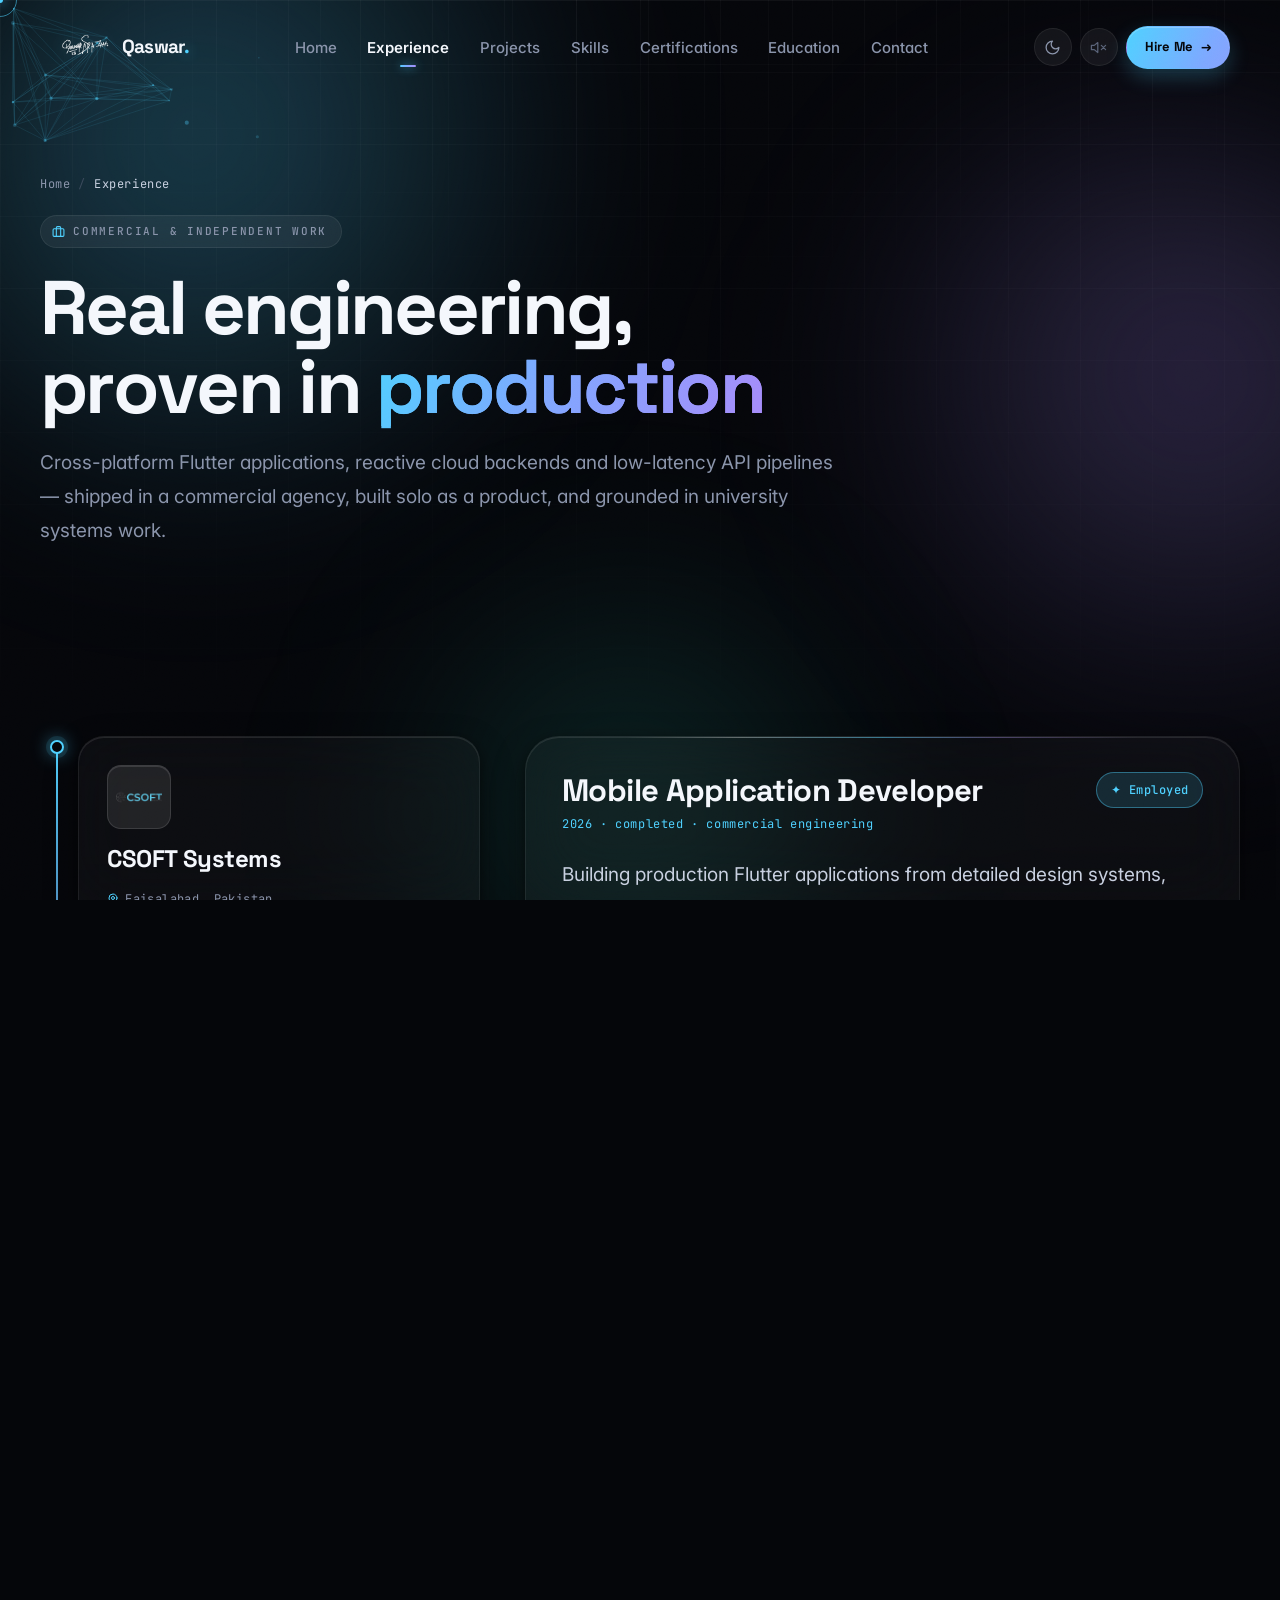
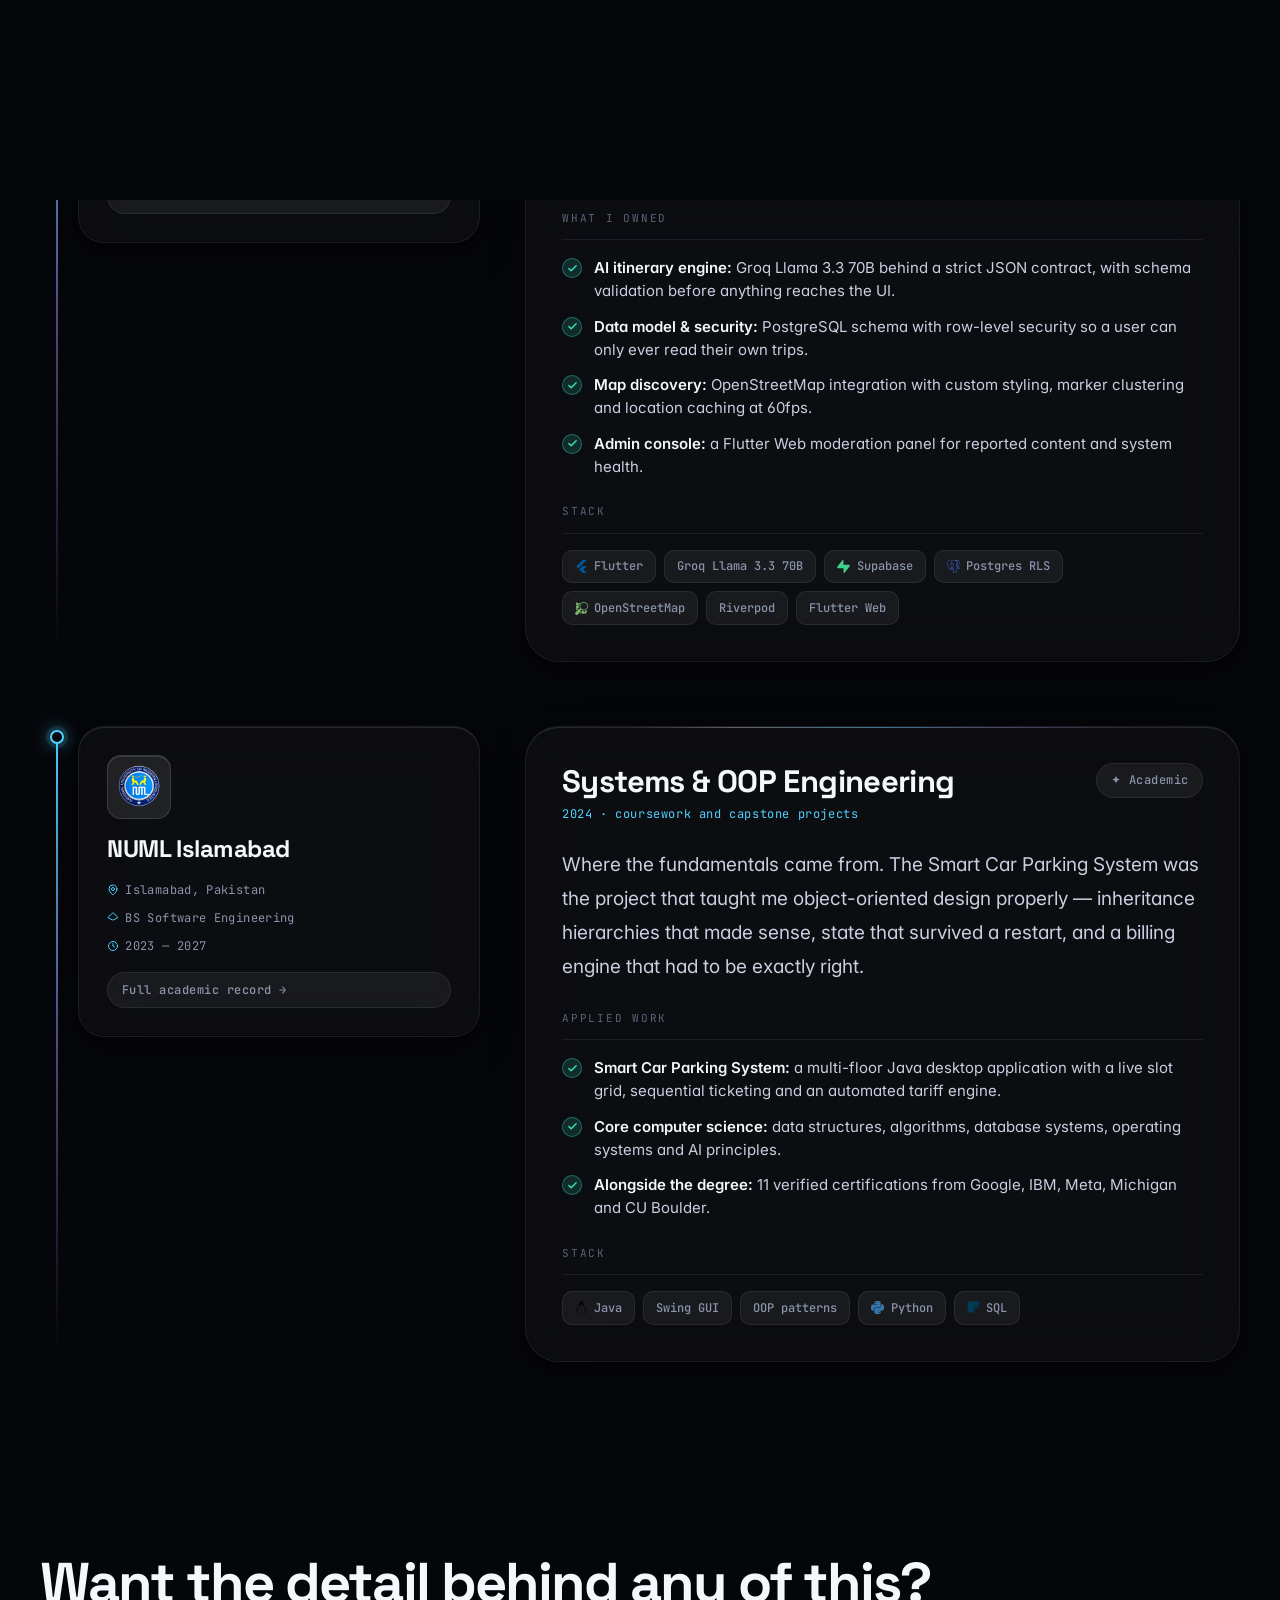
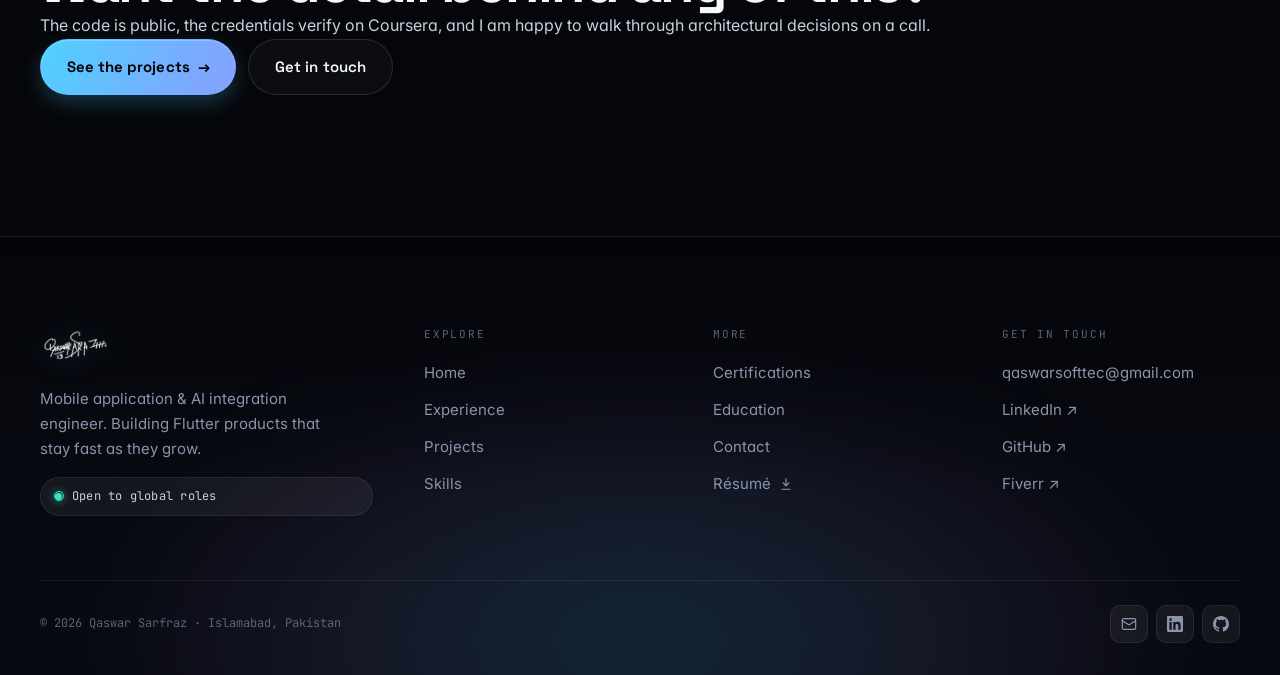
<file: experience.html>
<!DOCTYPE html>
<html lang="en" class="no-js" data-theme="dark">

<head>
  <meta charset="UTF-8">
  <meta name="viewport" content="width=device-width, initial-scale=1.0">
  <title>Experience — Qaswar Sarfraz | Flutter Developer at CSOFT Systems</title>
  <meta name="description" content="Qaswar Sarfraz's engineering experience — Mobile Application Developer at CSOFT Systems building production Flutter apps, plus independent product work and academic systems engineering.">
  <meta name="author" content="Qaswar Sarfraz">
  <meta name="robots" content="index, follow">
  <link rel="canonical" href="https://qaswarsarfraz.vercel.app/experience.html">

  <meta property="og:type" content="profile">
  <meta property="og:url" content="https://qaswarsarfraz.vercel.app/experience.html">
  <meta property="og:title" content="Experience — Qaswar Sarfraz | Flutter Developer at CSOFT Systems">
  <meta property="og:description" content="Production mobile engineering at CSOFT Systems, independent product work on Tripline, and systems engineering at NUML.">
  <meta property="og:image" content="https://qaswarsarfraz.vercel.app/assets/og-image.png">
  <meta property="og:site_name" content="Qaswar Sarfraz Portfolio">

  <meta name="twitter:card" content="summary_large_image">
  <meta name="twitter:title" content="Experience — Qaswar Sarfraz">
  <meta name="twitter:description" content="Commercial Flutter engineering, independent product work, and academic systems projects.">
  <meta name="twitter:image" content="https://qaswarsarfraz.vercel.app/assets/og-image.png">

  <link rel="icon" type="image/svg+xml" href="assets/favicon.svg">
  <link rel="icon" type="image/png" sizes="32x32" href="assets/favicon-32.png">
  <link rel="apple-touch-icon" href="assets/apple-touch-icon.png">
  <link rel="manifest" href="site.webmanifest">
  <meta name="theme-color" content="#05060A">

  <script>
    (function () {
      try {
        document.documentElement.setAttribute('data-theme', localStorage.getItem('qs-theme') || 'dark');
      } catch (e) { /* private mode — keep the default */ }
    })();
  </script>

  <link rel="preconnect" href="https://fonts.googleapis.com">
  <link rel="preconnect" href="https://fonts.gstatic.com" crossorigin>
  <link href="https://fonts.googleapis.com/css2?family=Space+Grotesk:wght@400;500;600;700&family=Inter:wght@300;400;500;600;700&family=JetBrains+Mono:wght@400;500;600&display=swap" rel="stylesheet">

  <link rel="stylesheet" href="css/tokens.css">
  <link rel="stylesheet" href="css/base.css">
  <link rel="stylesheet" href="css/layout.css">
  <link rel="stylesheet" href="css/components.css">
  <link rel="stylesheet" href="css/fx.css">
  <link rel="stylesheet" href="css/pages.css">

  <script type="application/ld+json">
  {
    "@context": "https://schema.org",
    "@type": "Person",
    "name": "Qaswar Sarfraz",
    "jobTitle": "Mobile Application Developer",
    "worksFor": {
      "@type": "Organization",
      "name": "CSOFT Systems",
      "address": {
        "@type": "PostalAddress",
        "addressLocality": "Faisalabad",
        "addressCountry": "PK"
      }
    },
    "url": "https://qaswarsarfraz.vercel.app/experience.html"
  }
  </script>
</head>

<body data-page="experience">

  <div class="aurora" aria-hidden="true"><i></i><i></i><i></i></div>
  <div class="aurora-grid" aria-hidden="true"></div>
  <canvas id="dust" aria-hidden="true"></canvas>
  <div class="grain" aria-hidden="true"></div>
  <div class="curtain" aria-hidden="true"></div>
  <div class="cursor-dot" aria-hidden="true"></div>
  <div class="cursor-ring" aria-hidden="true"></div>
  <div id="progress" aria-hidden="true"></div>

  <a href="#main" class="skip-link">Skip to main content</a>

  <nav id="nav" aria-label="Main navigation">
    <div class="nav-inner">
      <a href="index.html" class="nav-logo" aria-label="Qaswar Sarfraz — home">
        <img src="assets/signatureblack.png" alt="" class="nav-sig" width="110" height="52" aria-hidden="true">
        <span class="nav-name">Qaswar<span class="nav-dot">.</span></span>
      </a>

      <ul class="nav-links" role="list">
        <li><a href="index.html"          class="nav-link" data-page="home">Home</a></li>
        <li><a href="experience.html"     class="nav-link" data-page="experience">Experience</a></li>
        <li><a href="projects.html"       class="nav-link" data-page="projects">Projects</a></li>
        <li><a href="skills.html"         class="nav-link" data-page="skills">Skills</a></li>
        <li><a href="certifications.html" class="nav-link" data-page="certs">Certifications</a></li>
        <li><a href="education.html"      class="nav-link" data-page="education">Education</a></li>
        <li><a href="contact.html"        class="nav-link" data-page="contact">Contact</a></li>
      </ul>

      <div class="nav-actions">
        <button class="nav-btn" data-theme-toggle type="button" aria-label="Switch theme">
          <svg class="ico-moon" viewBox="0 0 24 24" fill="none" stroke="currentColor" stroke-width="1.8" stroke-linecap="round" stroke-linejoin="round" aria-hidden="true"><path d="M12 3a6 6 0 0 0 9 9 9 9 0 1 1-9-9Z"/></svg>
          <svg class="ico-sun" viewBox="0 0 24 24" fill="none" stroke="currentColor" stroke-width="1.8" stroke-linecap="round" stroke-linejoin="round" aria-hidden="true"><circle cx="12" cy="12" r="4"/><path d="M12 2v2M12 20v2M4.9 4.9l1.4 1.4M17.7 17.7l1.4 1.4M2 12h2M20 12h2M4.9 19.1l1.4-1.4M17.7 6.3l1.4-1.4"/></svg>
        </button>

        <button class="nav-btn" data-sound-toggle type="button" aria-label="Enable interface sound">
          <svg class="ico-audio" viewBox="0 0 24 24" fill="none" stroke="currentColor" stroke-width="1.8" stroke-linecap="round" stroke-linejoin="round" aria-hidden="true"><path d="M11 5 6 9H2v6h4l5 4V5Z"/><path d="M19.1 4.9a10 10 0 0 1 0 14.2M15.5 8.5a5 5 0 0 1 0 7"/></svg>
          <svg class="ico-mute" viewBox="0 0 24 24" fill="none" stroke="currentColor" stroke-width="1.8" stroke-linecap="round" stroke-linejoin="round" aria-hidden="true"><path d="M11 5 6 9H2v6h4l5 4V5Z"/><path d="m22 9-6 6M16 9l6 6"/></svg>
        </button>

        <a href="contact.html" class="btn btn-sm btn-primary nav-cta" data-magnetic="0.2">Hire Me <span class="btn-arrow">→</span></a>

        <button class="burger" id="burger" type="button" aria-label="Open navigation menu" aria-expanded="false" aria-controls="m-menu">
          <i></i><i></i><i></i>
        </button>
      </div>
    </div>
  </nav>

  <div class="m-menu" id="m-menu" role="dialog" aria-modal="true" aria-label="Site navigation">
    <ul class="m-list" role="list">
      <li><a href="index.html"          class="m-link" data-page="home"       style="--i:0"><span class="m-num">01</span> Home</a></li>
      <li><a href="experience.html"     class="m-link" data-page="experience" style="--i:1"><span class="m-num">02</span> Experience</a></li>
      <li><a href="projects.html"       class="m-link" data-page="projects"   style="--i:2"><span class="m-num">03</span> Projects</a></li>
      <li><a href="skills.html"         class="m-link" data-page="skills"     style="--i:3"><span class="m-num">04</span> Skills</a></li>
      <li><a href="certifications.html" class="m-link" data-page="certs"      style="--i:4"><span class="m-num">05</span> Certifications</a></li>
      <li><a href="education.html"      class="m-link" data-page="education"  style="--i:5"><span class="m-num">06</span> Education</a></li>
      <li><a href="contact.html"        class="m-link" data-page="contact"    style="--i:6"><span class="m-num">07</span> Contact</a></li>
    </ul>

    <div class="m-foot">
      <a href="contact.html" class="btn btn-primary btn-full">Start a conversation <span class="btn-arrow">→</span></a>
      <div class="m-socials">
        <a href="mailto:qaswarsofttec@gmail.com" class="m-social" aria-label="Email Qaswar">
          <svg class="ico-sm" viewBox="0 0 24 24" fill="none" stroke="currentColor" stroke-width="1.8" stroke-linecap="round" stroke-linejoin="round" aria-hidden="true"><rect width="20" height="16" x="2" y="4" rx="2"/><path d="m22 7-8.97 5.7a1.94 1.94 0 0 1-2.06 0L2 7"/></svg>
        </a>
        <a href="https://linkedin.com/in/qaswar-sarfraz-051111313" target="_blank" rel="noopener noreferrer me" class="m-social" aria-label="Qaswar on LinkedIn">
          <svg class="ico-sm" viewBox="0 0 24 24" fill="currentColor" aria-hidden="true"><path d="M20.45 20.45h-3.55v-5.57c0-1.33-.03-3.04-1.85-3.04-1.86 0-2.14 1.45-2.14 2.94v5.67H9.35V9h3.41v1.56h.05c.48-.9 1.64-1.85 3.37-1.85 3.6 0 4.27 2.37 4.27 5.46v6.28ZM5.34 7.43a2.06 2.06 0 1 1 0-4.13 2.06 2.06 0 0 1 0 4.13Zm1.78 13.02H3.56V9h3.56v11.45ZM22.22 0H1.77C.79 0 0 .77 0 1.73v20.54C0 23.23.79 24 1.77 24h20.45c.98 0 1.78-.77 1.78-1.73V1.73C24 .77 23.2 0 22.22 0Z"/></svg>
        </a>
        <a href="https://github.com/QaswarSarfrazcodes" target="_blank" rel="noopener noreferrer me" class="m-social" aria-label="Qaswar on GitHub">
          <svg class="ico-sm" viewBox="0 0 24 24" fill="currentColor" aria-hidden="true"><path d="M12 0C5.37 0 0 5.37 0 12c0 5.3 3.44 9.8 8.21 11.39.6.11.79-.26.79-.58v-2.23c-3.34.73-4.03-1.42-4.03-1.42-.55-1.38-1.34-1.75-1.34-1.75-1.08-.75.09-.73.09-.73 1.2.08 1.84 1.24 1.84 1.24 1.07 1.83 2.81 1.3 3.49 1 .11-.78.42-1.31.76-1.61-2.67-.3-5.47-1.33-5.47-5.93 0-1.31.47-2.38 1.24-3.22-.13-.3-.54-1.52.11-3.18 0 0 1.01-.32 3.3 1.23a11.5 11.5 0 0 1 6.01 0c2.29-1.55 3.3-1.23 3.3-1.23.65 1.66.24 2.88.12 3.18.77.84 1.23 1.91 1.23 3.22 0 4.61-2.81 5.62-5.48 5.92.43.37.82 1.1.82 2.22v3.29c0 .32.19.7.8.58C20.57 21.8 24 17.3 24 12c0-6.63-5.37-12-12-12Z"/></svg>
        </a>
      </div>
    </div>
  </div>

  <main id="main">

    <!-- ══════════ PAGE HERO ══════════ -->
    <div class="page-hero">
      <div class="container">
        <div class="page-hero-inner">
          <nav class="breadcrumb" aria-label="Breadcrumb" data-reveal="up">
            <a href="index.html">Home</a><span class="sep">/</span><span aria-current="page">Experience</span>
          </nav>

          <div class="eyebrow" data-reveal="up" data-reveal-delay="60">
            <svg viewBox="0 0 24 24" fill="none" stroke="currentColor" stroke-width="2" stroke-linecap="round" stroke-linejoin="round" aria-hidden="true"><rect width="20" height="14" x="2" y="7" rx="2"/><path d="M16 21V5a2 2 0 0 0-2-2h-4a2 2 0 0 0-2 2v16"/></svg>
            Commercial &amp; independent work
          </div>

          <h1 class="page-title" data-split>Real engineering,<br>proven in <span class="accent">production</span></h1>

          <p class="page-desc" data-reveal="up" data-reveal-delay="180">
            Cross-platform Flutter applications, reactive cloud backends and
            low-latency API pipelines — shipped in a commercial agency, built solo
            as a product, and grounded in university systems work.
          </p>
        </div>
      </div>
    </div>

    <!-- ══════════ TIMELINE ══════════ -->
    <section class="section" aria-labelledby="timeline-heading">
      <div class="container">
        <h2 class="sr-only" id="timeline-heading">Experience timeline</h2>

        <div class="timeline">

          <!-- ─────────── 01 · CSOFT SYSTEMS ─────────── -->
          <article class="tl-item" id="csoft" data-reveal="up">
            <span class="tl-spine" aria-hidden="true"></span>
            <span class="tl-marker" aria-hidden="true"></span>

            <div class="tl-company">
              <span class="tl-logo">
                <img src="assets/icons/CSOFTSYSYTEMS.png" alt="CSOFT Systems logo" width="56" height="56" loading="lazy">
              </span>
              <h3 class="tl-company-name">CSOFT Systems</h3>
              <div class="tl-company-meta">
                <span>
                  <svg viewBox="0 0 24 24" fill="none" stroke="currentColor" stroke-width="2" stroke-linecap="round" stroke-linejoin="round" aria-hidden="true"><path d="M20 10c0 6-8 12-8 12s-8-6-8-12a8 8 0 0 1 16 0Z"/><circle cx="12" cy="10" r="3"/></svg>
                  Faisalabad, Pakistan
                </span>
                <span>
                  <svg viewBox="0 0 24 24" fill="none" stroke="currentColor" stroke-width="2" stroke-linecap="round" stroke-linejoin="round" aria-hidden="true"><rect width="18" height="18" x="3" y="3" rx="2"/><path d="M9 9h6v6H9z"/></svg>
                  Software &amp; digital solutions agency
                </span>
                <span>
                  <svg viewBox="0 0 24 24" fill="none" stroke="currentColor" stroke-width="2" stroke-linecap="round" stroke-linejoin="round" aria-hidden="true"><circle cx="12" cy="12" r="9"/><path d="M12 7v5l3 2"/></svg>
                  2026 · completed
                </span>
              </div>
              <span class="pill pill--accent">
                Completed
              </span>
            </div>

            <div class="tl-body">
              <header class="tl-role-head">
                <div>
                  <h3 class="tl-role-title">Mobile Application Developer</h3>
                  <div class="tl-role-dates">2026 · completed · commercial engineering</div>
                </div>
                <span class="pill pill--accent">✦ Employed</span>
              </header>

              <p class="about-para body-lg">
                Building production Flutter applications from detailed design
                systems, working directly with design and backend teams to ship
                features that stay fluid and crash-free.
              </p>

              <div>
                <div class="tl-sub-title">Responsibilities &amp; impact</div>
                <div class="feat-list">
                  <div class="feat-row">
                    <span class="feat-check" aria-hidden="true"><svg viewBox="0 0 24 24" fill="none" stroke="currentColor" stroke-linecap="round" stroke-linejoin="round"><polyline points="20 6 9 17 4 12"/></svg></span>
                    <span><strong>High-performance UI:</strong> translated high-fidelity Figma designs into precise Flutter widget trees with 60fps micro-animations and responsive layouts.</span>
                  </div>
                  <div class="feat-row">
                    <span class="feat-check" aria-hidden="true"><svg viewBox="0 0 24 24" fill="none" stroke="currentColor" stroke-linecap="round" stroke-linejoin="round"><polyline points="20 6 9 17 4 12"/></svg></span>
                    <span><strong>Reactive state architecture:</strong> modular state with Riverpod and decoupled, guard-protected routing via GoRouter.</span>
                  </div>
                  <div class="feat-row">
                    <span class="feat-check" aria-hidden="true"><svg viewBox="0 0 24 24" fill="none" stroke="currentColor" stroke-linecap="round" stroke-linejoin="round"><polyline points="20 6 9 17 4 12"/></svg></span>
                    <span><strong>Supabase &amp; cloud sync:</strong> OAuth and email authentication flows, PostgreSQL storage, and realtime database synchronisers.</span>
                  </div>
                  <div class="feat-row">
                    <span class="feat-check" aria-hidden="true"><svg viewBox="0 0 24 24" fill="none" stroke="currentColor" stroke-linecap="round" stroke-linejoin="round"><polyline points="20 6 9 17 4 12"/></svg></span>
                    <span><strong>Offline-first caching:</strong> encrypted Hive storage and Flutter Secure Storage for offline access and token safety.</span>
                  </div>
                  <div class="feat-row">
                    <span class="feat-check" aria-hidden="true"><svg viewBox="0 0 24 24" fill="none" stroke="currentColor" stroke-linecap="round" stroke-linejoin="round"><polyline points="20 6 9 17 4 12"/></svg></span>
                    <span><strong>Monetisation &amp; deep linking:</strong> Google Mobile Ads SDK placements and deep-link routing schemes.</span>
                  </div>
                </div>
              </div>

              <div>
                <div class="tl-sub-title">Stack in daily use</div>
                <div class="chip-row">
                  <span class="chip"><img src="assets/icons/tech/flutter.svg" alt="" loading="lazy">Flutter</span>
                  <span class="chip"><img src="assets/icons/tech/dart.svg" alt="" loading="lazy">Dart</span>
                  <span class="chip">Riverpod</span>
                  <span class="chip">GoRouter</span>
                  <span class="chip"><img src="assets/icons/tech/supabase.svg" alt="" loading="lazy">Supabase</span>
                  <span class="chip"><img src="assets/icons/tech/postgresql.svg" alt="" loading="lazy">PostgreSQL</span>
                  <span class="chip">Hive</span>
                  <span class="chip"><img src="assets/icons/tech/postman.svg" alt="" loading="lazy">Dio · REST</span>
                  <span class="chip"><img src="assets/icons/tech/firebase.svg" alt="" loading="lazy">Firebase</span>
                  <span class="chip"><img src="assets/icons/tech/figma.svg" alt="" loading="lazy">Figma</span>
                  <span class="chip"><img src="assets/icons/tech/git.svg" alt="" loading="lazy">Git</span>
                </div>
              </div>
            </div>
          </article>

          <!-- ─────────── 02 · INDEPENDENT PRODUCT WORK ─────────── -->
          <article class="tl-item" data-reveal="up">
            <span class="tl-spine" aria-hidden="true"></span>
            <span class="tl-marker" aria-hidden="true"></span>

            <div class="tl-company">
              <span class="tl-logo">
                <svg class="ico-lg" viewBox="0 0 24 24" fill="none" stroke="var(--ac-2)" stroke-width="1.6" stroke-linecap="round" stroke-linejoin="round" aria-hidden="true"><path d="M20 10c0 6-8 12-8 12s-8-6-8-12a8 8 0 0 1 16 0Z"/><circle cx="12" cy="10" r="3"/></svg>
              </span>
              <h3 class="tl-company-name">Independent</h3>
              <div class="tl-company-meta">
                <span>
                  <svg viewBox="0 0 24 24" fill="none" stroke="currentColor" stroke-width="2" stroke-linecap="round" stroke-linejoin="round" aria-hidden="true"><path d="M12 2 3 7l9 5 9-5-9-5Z"/><path d="m3 12 9 5 9-5"/></svg>
                  Self-directed product build
                </span>
                <span>
                  <svg viewBox="0 0 24 24" fill="none" stroke="currentColor" stroke-width="2" stroke-linecap="round" stroke-linejoin="round" aria-hidden="true"><circle cx="12" cy="12" r="9"/><path d="M12 7v5l3 2"/></svg>
                  2026 · shipped
                </span>
              </div>
              <a href="https://github.com/QaswarSarfrazcodes/tripline-travel-app" target="_blank" rel="noopener noreferrer" class="pill">Source on GitHub ↗</a>
            </div>

            <div class="tl-body">
              <header class="tl-role-head">
                <div>
                  <h3 class="tl-role-title">Sole Engineer — Tripline</h3>
                  <div class="tl-role-dates">2026 · AI travel platform, built end to end</div>
                </div>
                <span class="pill pill--violet">✦ Own product</span>
              </header>

              <p class="about-para body-lg">
                Designed, built and shipped an entire AI travel companion alone —
                mobile client, AI layer, database schema and a web moderation
                console. Every architectural decision on this one was mine to make
                and mine to live with.
              </p>

              <div>
                <div class="tl-sub-title">What I owned</div>
                <div class="feat-list">
                  <div class="feat-row">
                    <span class="feat-check" aria-hidden="true"><svg viewBox="0 0 24 24" fill="none" stroke="currentColor" stroke-linecap="round" stroke-linejoin="round"><polyline points="20 6 9 17 4 12"/></svg></span>
                    <span><strong>AI itinerary engine:</strong> Groq Llama 3.3 70B behind a strict JSON contract, with schema validation before anything reaches the UI.</span>
                  </div>
                  <div class="feat-row">
                    <span class="feat-check" aria-hidden="true"><svg viewBox="0 0 24 24" fill="none" stroke="currentColor" stroke-linecap="round" stroke-linejoin="round"><polyline points="20 6 9 17 4 12"/></svg></span>
                    <span><strong>Data model &amp; security:</strong> PostgreSQL schema with row-level security so a user can only ever read their own trips.</span>
                  </div>
                  <div class="feat-row">
                    <span class="feat-check" aria-hidden="true"><svg viewBox="0 0 24 24" fill="none" stroke="currentColor" stroke-linecap="round" stroke-linejoin="round"><polyline points="20 6 9 17 4 12"/></svg></span>
                    <span><strong>Map discovery:</strong> OpenStreetMap integration with custom styling, marker clustering and location caching at 60fps.</span>
                  </div>
                  <div class="feat-row">
                    <span class="feat-check" aria-hidden="true"><svg viewBox="0 0 24 24" fill="none" stroke="currentColor" stroke-linecap="round" stroke-linejoin="round"><polyline points="20 6 9 17 4 12"/></svg></span>
                    <span><strong>Admin console:</strong> a Flutter Web moderation panel for reported content and system health.</span>
                  </div>
                </div>
              </div>

              <div>
                <div class="tl-sub-title">Stack</div>
                <div class="chip-row">
                  <span class="chip"><img src="assets/icons/tech/flutter.svg" alt="" loading="lazy">Flutter</span>
                  <span class="chip">Groq Llama 3.3 70B</span>
                  <span class="chip"><img src="assets/icons/tech/supabase.svg" alt="" loading="lazy">Supabase</span>
                  <span class="chip"><img src="assets/icons/tech/postgresql.svg" alt="" loading="lazy">Postgres RLS</span>
                  <span class="chip"><img src="assets/icons/tech/openstreetmap.svg" alt="" loading="lazy">OpenStreetMap</span>
                  <span class="chip">Riverpod</span>
                  <span class="chip">Flutter Web</span>
                </div>
              </div>
            </div>
          </article>

          <!-- ─────────── 03 · ACADEMIC ─────────── -->
          <article class="tl-item" data-reveal="up">
            <span class="tl-spine" aria-hidden="true"></span>
            <span class="tl-marker" aria-hidden="true"></span>

            <div class="tl-company">
              <span class="tl-logo">
                <img src="assets/numllogo.png" alt="NUML logo" width="56" height="56" loading="lazy">
              </span>
              <h3 class="tl-company-name">NUML Islamabad</h3>
              <div class="tl-company-meta">
                <span>
                  <svg viewBox="0 0 24 24" fill="none" stroke="currentColor" stroke-width="2" stroke-linecap="round" stroke-linejoin="round" aria-hidden="true"><path d="M20 10c0 6-8 12-8 12s-8-6-8-12a8 8 0 0 1 16 0Z"/><circle cx="12" cy="10" r="3"/></svg>
                  Islamabad, Pakistan
                </span>
                <span>
                  <svg viewBox="0 0 24 24" fill="none" stroke="currentColor" stroke-width="2" stroke-linecap="round" stroke-linejoin="round" aria-hidden="true"><path d="M21.4 10.92a1 1 0 0 0 0-.84L12.83 2.18a2 2 0 0 0-1.66 0L2.6 10.08a1 1 0 0 0 0 1.84l8.57 3.9a2 2 0 0 0 1.66 0Z"/></svg>
                  BS Software Engineering
                </span>
                <span>
                  <svg viewBox="0 0 24 24" fill="none" stroke="currentColor" stroke-width="2" stroke-linecap="round" stroke-linejoin="round" aria-hidden="true"><circle cx="12" cy="12" r="9"/><path d="M12 7v5l3 2"/></svg>
                  2023 — 2027
                </span>
              </div>
              <a href="education.html" class="pill">Full academic record →</a>
            </div>

            <div class="tl-body">
              <header class="tl-role-head">
                <div>
                  <h3 class="tl-role-title">Systems &amp; OOP Engineering</h3>
                  <div class="tl-role-dates">2024 · coursework and capstone projects</div>
                </div>
                <span class="pill">✦ Academic</span>
              </header>

              <p class="about-para body-lg">
                Where the fundamentals came from. The Smart Car Parking System was
                the project that taught me object-oriented design properly —
                inheritance hierarchies that made sense, state that survived a
                restart, and a billing engine that had to be exactly right.
              </p>

              <div>
                <div class="tl-sub-title">Applied work</div>
                <div class="feat-list">
                  <div class="feat-row">
                    <span class="feat-check" aria-hidden="true"><svg viewBox="0 0 24 24" fill="none" stroke="currentColor" stroke-linecap="round" stroke-linejoin="round"><polyline points="20 6 9 17 4 12"/></svg></span>
                    <span><strong>Smart Car Parking System:</strong> a multi-floor Java desktop application with a live slot grid, sequential ticketing and an automated tariff engine.</span>
                  </div>
                  <div class="feat-row">
                    <span class="feat-check" aria-hidden="true"><svg viewBox="0 0 24 24" fill="none" stroke="currentColor" stroke-linecap="round" stroke-linejoin="round"><polyline points="20 6 9 17 4 12"/></svg></span>
                    <span><strong>Core computer science:</strong> data structures, algorithms, database systems, operating systems and AI principles.</span>
                  </div>
                  <div class="feat-row">
                    <span class="feat-check" aria-hidden="true"><svg viewBox="0 0 24 24" fill="none" stroke="currentColor" stroke-linecap="round" stroke-linejoin="round"><polyline points="20 6 9 17 4 12"/></svg></span>
                    <span><strong>Alongside the degree:</strong> 11 verified certifications from Google, IBM, Meta, Michigan and CU Boulder.</span>
                  </div>
                </div>
              </div>

              <div>
                <div class="tl-sub-title">Stack</div>
                <div class="chip-row">
                  <span class="chip"><img src="assets/icons/tech/openjdk.svg" alt="" loading="lazy">Java</span>
                  <span class="chip">Swing GUI</span>
                  <span class="chip">OOP patterns</span>
                  <span class="chip"><img src="assets/icons/tech/python.svg" alt="" loading="lazy">Python</span>
                  <span class="chip"><img src="assets/icons/tech/sqlite.svg" alt="" loading="lazy">SQL</span>
                </div>
              </div>
            </div>
          </article>

        </div>
      </div>
    </section>

    <!-- ══════════ CTA ══════════ -->
    <section class="section section--tight">
      <div class="container">
        <div class="cap-band" data-reveal="up">
          <div>
            <h2 class="cap-band-title">Want the detail behind any of this?</h2>
            <p class="cap-band-desc">
              The code is public, the credentials verify on Coursera, and I am happy
              to walk through architectural decisions on a call.
            </p>
          </div>
          <div class="btn-row">
            <a href="projects.html" class="btn btn-primary" data-magnetic="0.2">See the projects <span class="btn-arrow">→</span></a>
            <a href="contact.html" class="btn btn-outline">Get in touch</a>
          </div>
        </div>
      </div>
    </section>

  </main>

  <footer class="footer" role="contentinfo">
    <div class="container">
      <div class="footer-grid">

        <div class="footer-brand">
          <img src="assets/signatureblack.png" alt="Qaswar Sarfraz" class="footer-sig" width="100" height="42" loading="lazy">
          <p class="footer-tagline">
            Mobile application &amp; AI integration engineer. Building Flutter products
            that stay fast as they grow.
          </p>
          <div class="status-pill">
            <span class="status-dot" aria-hidden="true"><i></i></span>
            Open to global roles
          </div>
        </div>

        <div>
          <div class="footer-col-title">Explore</div>
          <nav class="footer-links" aria-label="Footer navigation">
            <a href="index.html" class="footer-link">Home</a>
            <a href="experience.html" class="footer-link">Experience</a>
            <a href="projects.html" class="footer-link">Projects</a>
            <a href="skills.html" class="footer-link">Skills</a>
          </nav>
        </div>

        <div>
          <div class="footer-col-title">More</div>
          <nav class="footer-links" aria-label="Footer navigation continued">
            <a href="certifications.html" class="footer-link">Certifications</a>
            <a href="education.html" class="footer-link">Education</a>
            <a href="contact.html" class="footer-link">Contact</a>
            <a href="resume/Qaswar_Sarfraz_Resume.pdf" download class="footer-link">
              Résumé
              <svg viewBox="0 0 24 24" fill="none" stroke="currentColor" stroke-width="2" stroke-linecap="round" stroke-linejoin="round" aria-hidden="true"><path d="M12 3v12"/><path d="m7 10 5 5 5-5"/><path d="M5 21h14"/></svg>
            </a>
          </nav>
        </div>

        <div>
          <div class="footer-col-title">Get in touch</div>
          <nav class="footer-links" aria-label="Contact links">
            <a href="mailto:qaswarsofttec@gmail.com" class="footer-link">qaswarsofttec@gmail.com</a>
            <a href="https://linkedin.com/in/qaswar-sarfraz-051111313" target="_blank" rel="noopener noreferrer me" class="footer-link">LinkedIn ↗</a>
            <a href="https://github.com/QaswarSarfrazcodes" target="_blank" rel="noopener noreferrer me" class="footer-link">GitHub ↗</a>
            <a href="https://www.fiverr.com/s/gDerbGL" target="_blank" rel="noopener noreferrer me" class="footer-link">Fiverr ↗</a>
          </nav>
        </div>

      </div>

      <div class="footer-bar">
        <div class="footer-copy">© 2026 Qaswar Sarfraz · Islamabad, Pakistan</div>
        <div class="footer-socials">
          <a href="mailto:qaswarsofttec@gmail.com" class="footer-social" aria-label="Email Qaswar">
            <svg viewBox="0 0 24 24" fill="none" stroke="currentColor" stroke-width="1.8" stroke-linecap="round" stroke-linejoin="round" aria-hidden="true"><rect width="20" height="16" x="2" y="4" rx="2"/><path d="m22 7-8.97 5.7a1.94 1.94 0 0 1-2.06 0L2 7"/></svg>
          </a>
          <a href="https://linkedin.com/in/qaswar-sarfraz-051111313" target="_blank" rel="noopener noreferrer me" class="footer-social" aria-label="Qaswar on LinkedIn">
            <svg viewBox="0 0 24 24" fill="currentColor" aria-hidden="true"><path d="M20.45 20.45h-3.55v-5.57c0-1.33-.03-3.04-1.85-3.04-1.86 0-2.14 1.45-2.14 2.94v5.67H9.35V9h3.41v1.56h.05c.48-.9 1.64-1.85 3.37-1.85 3.6 0 4.27 2.37 4.27 5.46v6.28ZM5.34 7.43a2.06 2.06 0 1 1 0-4.13 2.06 2.06 0 0 1 0 4.13Zm1.78 13.02H3.56V9h3.56v11.45ZM22.22 0H1.77C.79 0 0 .77 0 1.73v20.54C0 23.23.79 24 1.77 24h20.45c.98 0 1.78-.77 1.78-1.73V1.73C24 .77 23.2 0 22.22 0Z"/></svg>
          </a>
          <a href="https://github.com/QaswarSarfrazcodes" target="_blank" rel="noopener noreferrer me" class="footer-social" aria-label="Qaswar on GitHub">
            <svg viewBox="0 0 24 24" fill="currentColor" aria-hidden="true"><path d="M12 0C5.37 0 0 5.37 0 12c0 5.3 3.44 9.8 8.21 11.39.6.11.79-.26.79-.58v-2.23c-3.34.73-4.03-1.42-4.03-1.42-.55-1.38-1.34-1.75-1.34-1.75-1.08-.75.09-.73.09-.73 1.2.08 1.84 1.24 1.84 1.24 1.07 1.83 2.81 1.3 3.49 1 .11-.78.42-1.31.76-1.61-2.67-.3-5.47-1.33-5.47-5.93 0-1.31.47-2.38 1.24-3.22-.13-.3-.54-1.52.11-3.18 0 0 1.01-.32 3.3 1.23a11.5 11.5 0 0 1 6.01 0c2.29-1.55 3.3-1.23 3.3-1.23.65 1.66.24 2.88.12 3.18.77.84 1.23 1.91 1.23 3.22 0 4.61-2.81 5.62-5.48 5.92.43.37.82 1.1.82 2.22v3.29c0 .32.19.7.8.58C20.57 21.8 24 17.3 24 12c0-6.63-5.37-12-12-12Z"/></svg>
          </a>
        </div>
      </div>
    </div>
  </footer>

  <button id="to-top" type="button" aria-label="Scroll back to top">
    <svg class="ico-sm" viewBox="0 0 24 24" fill="none" stroke="currentColor" stroke-width="2" stroke-linecap="round" stroke-linejoin="round" aria-hidden="true"><path d="M12 19V5"/><path d="m5 12 7-7 7 7"/></svg>
  </button>

  <div class="mobile-cta">
    <a href="contact.html" class="btn btn-primary btn-full">Hire Me <span class="btn-arrow">→</span></a>
  </div>

  <script src="js/config.js" defer></script>
  <script src="js/main.js" defer></script>
</body>

</html>
</file>
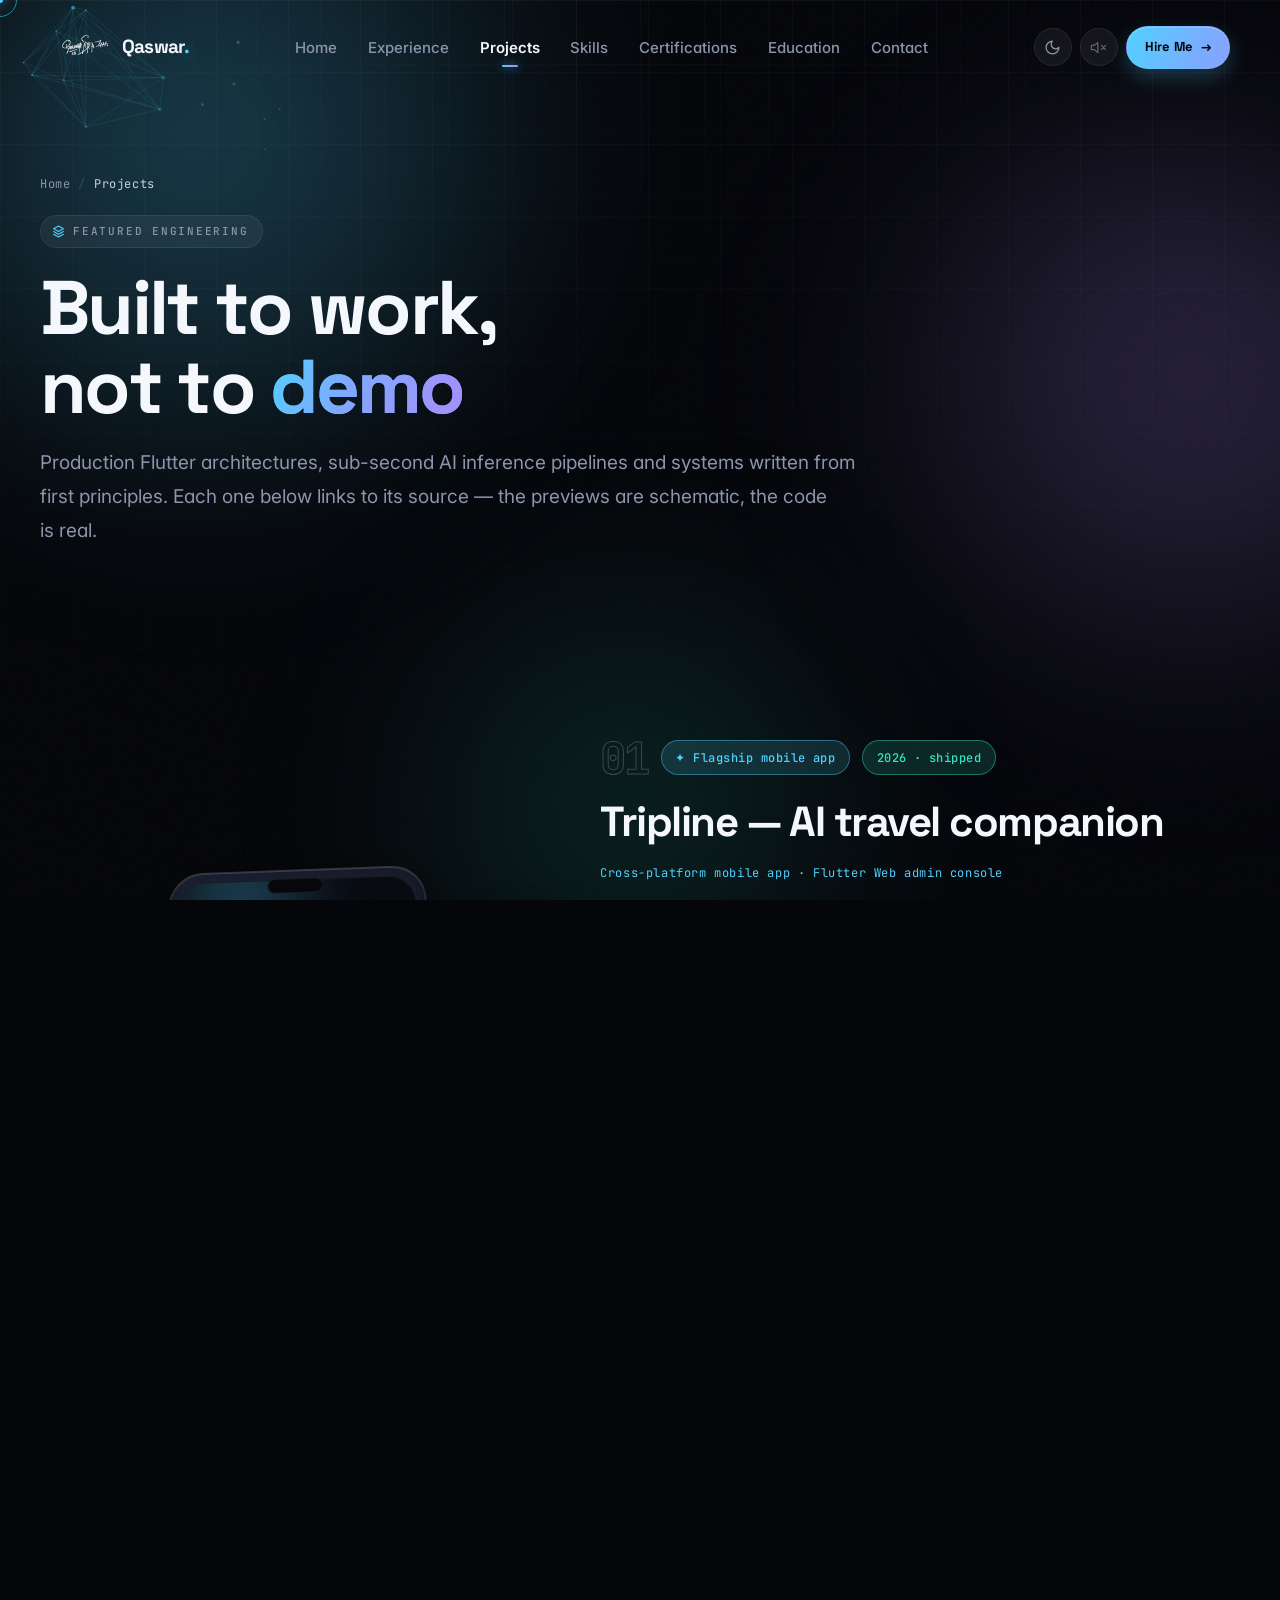
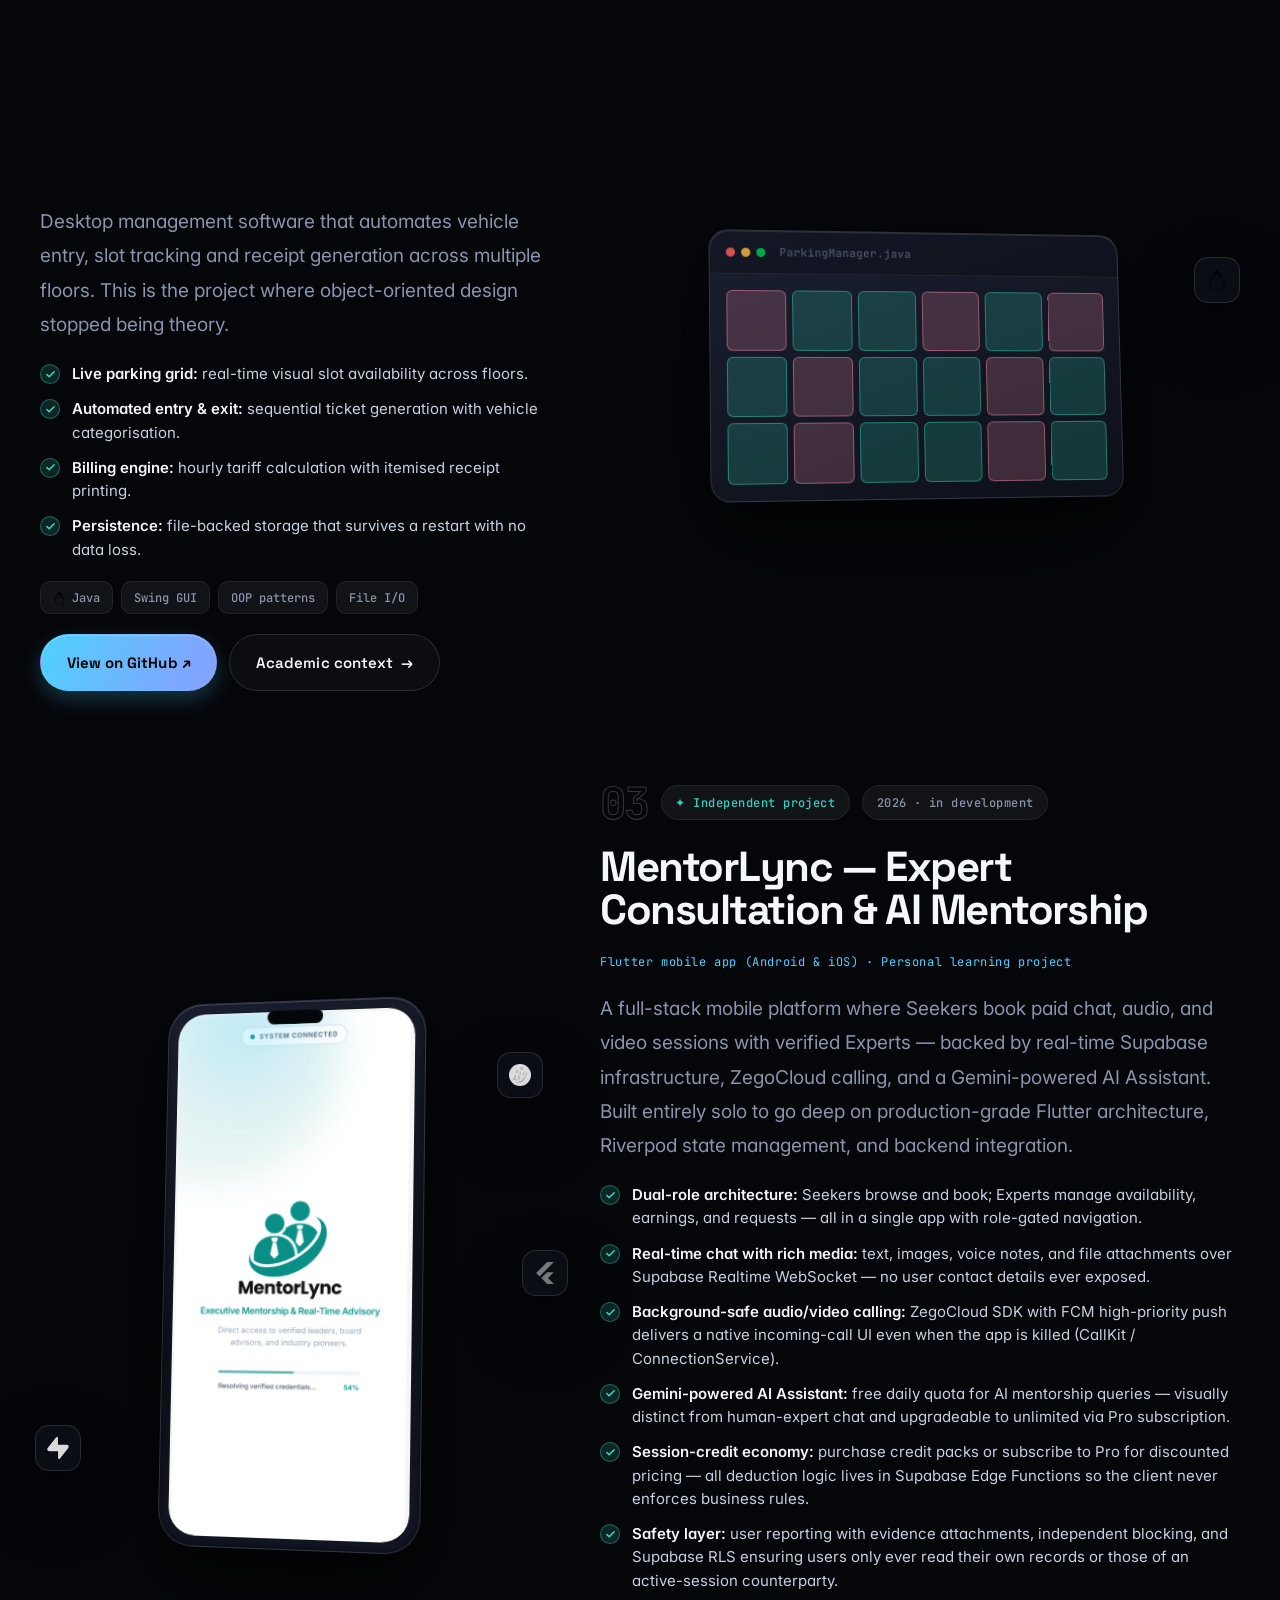
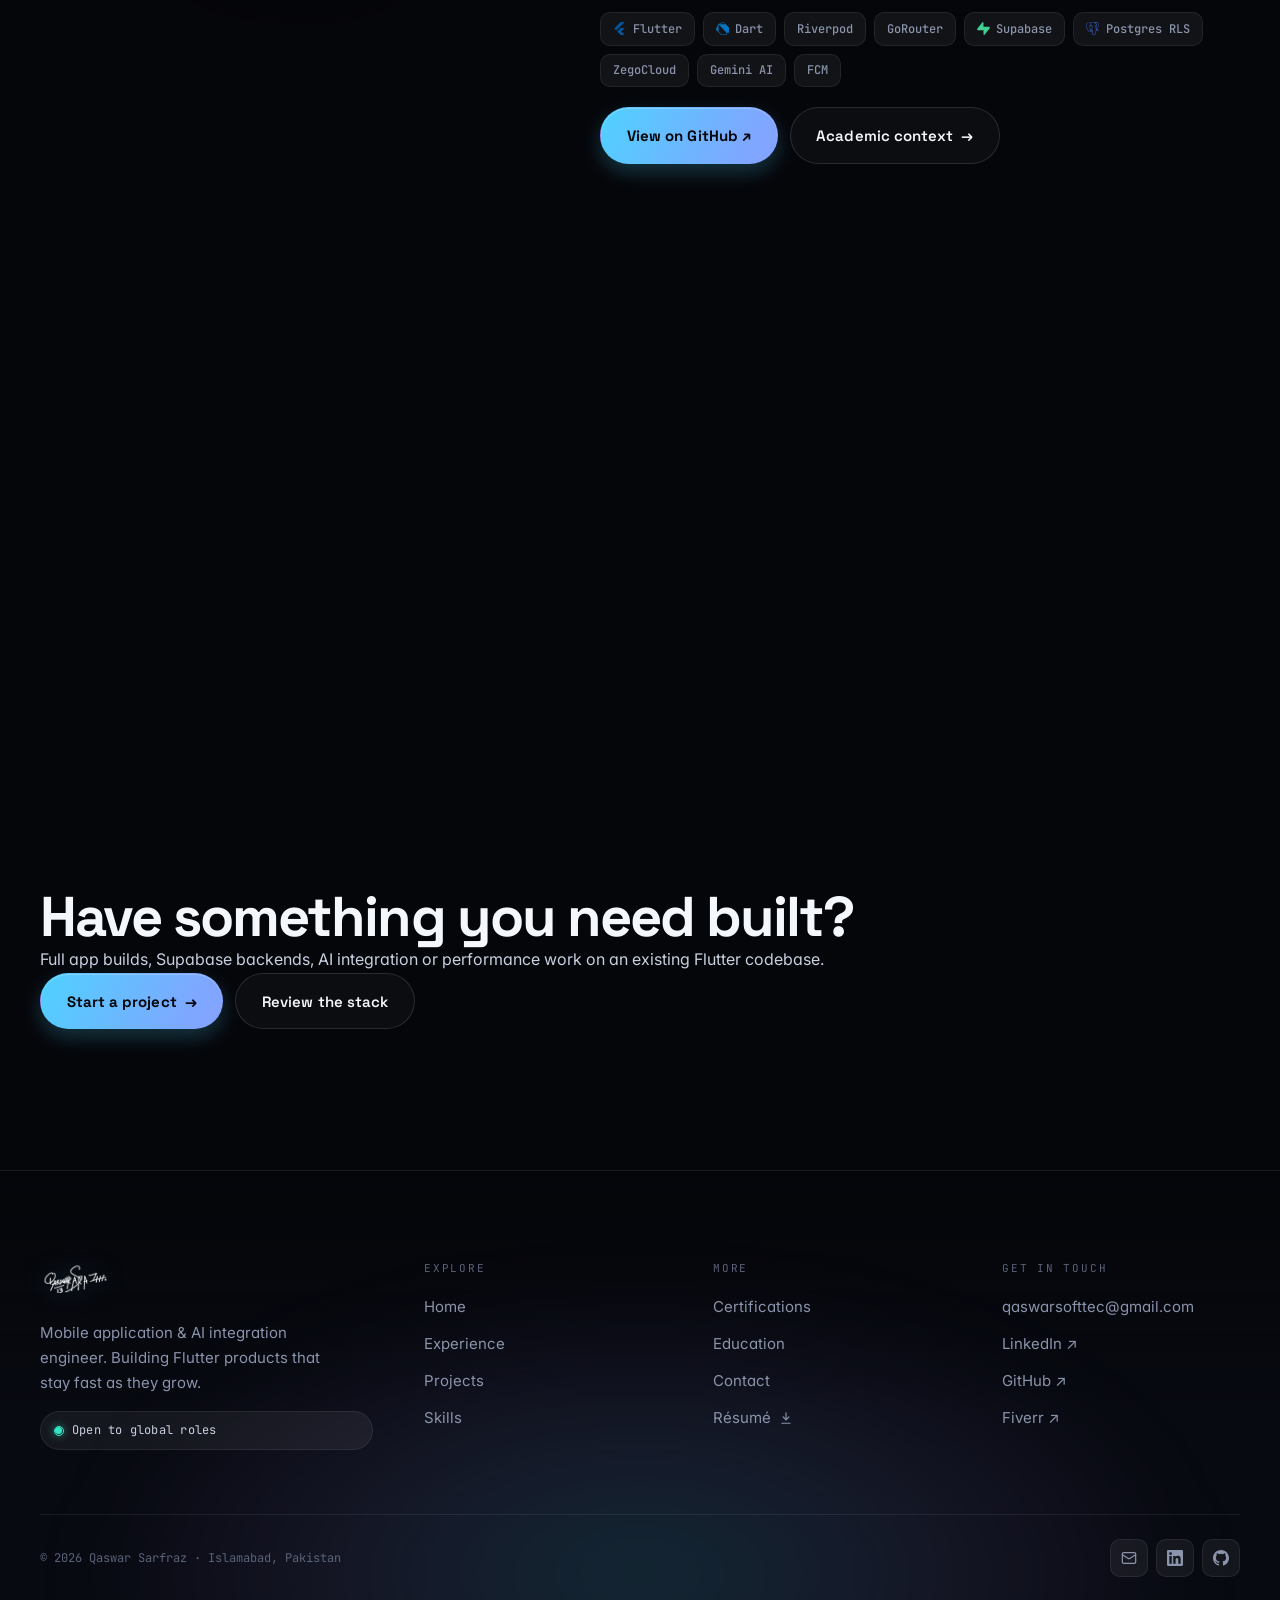
<file: projects.html>
<!DOCTYPE html>
<html lang="en" class="no-js" data-theme="dark">

<head>
  <meta charset="UTF-8">
  <meta name="viewport" content="width=device-width, initial-scale=1.0">
  <title>Projects — Qaswar Sarfraz | Flutter &amp; AI Mobile Applications</title>
  <meta name="description" content="Production Flutter apps and AI systems built by Qaswar Sarfraz — the Tripline AI travel platform, MentorLync expert-consultation app, a Java OOP parking management system, and more.">
  <meta name="author" content="Qaswar Sarfraz">
  <meta name="robots" content="index, follow">
  <link rel="canonical" href="https://qaswarsarfraz.vercel.app/projects.html">

  <meta property="og:type" content="website">
  <meta property="og:url" content="https://qaswarsarfraz.vercel.app/projects.html">
  <meta property="og:title" content="Projects — Qaswar Sarfraz | Flutter &amp; AI Mobile Applications">
  <meta property="og:description" content="Explore production mobile applications shipped by Qaswar Sarfraz, including the Tripline AI travel platform.">
  <meta property="og:image" content="https://qaswarsarfraz.vercel.app/assets/og-image.png">
  <meta property="og:site_name" content="Qaswar Sarfraz Portfolio">

  <meta name="twitter:card" content="summary_large_image">
  <meta name="twitter:title" content="Projects — Qaswar Sarfraz">
  <meta name="twitter:description" content="Production Flutter applications, AI integrations and systems architecture.">
  <meta name="twitter:image" content="https://qaswarsarfraz.vercel.app/assets/og-image.png">

  <link rel="icon" type="image/svg+xml" href="assets/favicon.svg">
  <link rel="icon" type="image/png" sizes="32x32" href="assets/favicon-32.png">
  <link rel="apple-touch-icon" href="assets/apple-touch-icon.png">
  <link rel="manifest" href="site.webmanifest">
  <meta name="theme-color" content="#05060A">

  <script>
    (function () {
      try {
        document.documentElement.setAttribute('data-theme', localStorage.getItem('qs-theme') || 'dark');
      } catch (e) { /* private mode — keep the default */ }
    })();
  </script>

  <link rel="preconnect" href="https://fonts.googleapis.com">
  <link rel="preconnect" href="https://fonts.gstatic.com" crossorigin>
  <link href="https://fonts.googleapis.com/css2?family=Space+Grotesk:wght@400;500;600;700&family=Inter:wght@300;400;500;600;700&family=JetBrains+Mono:wght@400;500;600&display=swap" rel="stylesheet">

  <link rel="stylesheet" href="css/tokens.css">
  <link rel="stylesheet" href="css/base.css">
  <link rel="stylesheet" href="css/layout.css">
  <link rel="stylesheet" href="css/components.css">
  <link rel="stylesheet" href="css/fx.css">
  <link rel="stylesheet" href="css/pages.css">

  <script type="application/ld+json">
  {
    "@context": "https://schema.org",
    "@type": "CollectionPage",
    "name": "Projects — Qaswar Sarfraz",
    "description": "Featured Flutter and AI projects built and shipped by Qaswar Sarfraz.",
    "url": "https://qaswarsarfraz.vercel.app/projects.html"
  }
  </script>
</head>

<body data-page="projects">

  <div class="aurora" aria-hidden="true"><i></i><i></i><i></i></div>
  <div class="aurora-grid" aria-hidden="true"></div>
  <canvas id="dust" aria-hidden="true"></canvas>
  <div class="grain" aria-hidden="true"></div>
  <div class="curtain" aria-hidden="true"></div>
  <div class="cursor-dot" aria-hidden="true"></div>
  <div class="cursor-ring" aria-hidden="true"></div>
  <div id="progress" aria-hidden="true"></div>

  <a href="#main" class="skip-link">Skip to main content</a>

  <nav id="nav" aria-label="Main navigation">
    <div class="nav-inner">
      <a href="index.html" class="nav-logo" aria-label="Qaswar Sarfraz — home">
        <img src="assets/signatureblack.png" alt="" class="nav-sig" width="110" height="52" aria-hidden="true">
        <span class="nav-name">Qaswar<span class="nav-dot">.</span></span>
      </a>

      <ul class="nav-links" role="list">
        <li><a href="index.html"          class="nav-link" data-page="home">Home</a></li>
        <li><a href="experience.html"     class="nav-link" data-page="experience">Experience</a></li>
        <li><a href="projects.html"       class="nav-link" data-page="projects">Projects</a></li>
        <li><a href="skills.html"         class="nav-link" data-page="skills">Skills</a></li>
        <li><a href="certifications.html" class="nav-link" data-page="certs">Certifications</a></li>
        <li><a href="education.html"      class="nav-link" data-page="education">Education</a></li>
        <li><a href="contact.html"        class="nav-link" data-page="contact">Contact</a></li>
      </ul>

      <div class="nav-actions">
        <button class="nav-btn" data-theme-toggle type="button" aria-label="Switch theme">
          <svg class="ico-moon" viewBox="0 0 24 24" fill="none" stroke="currentColor" stroke-width="1.8" stroke-linecap="round" stroke-linejoin="round" aria-hidden="true"><path d="M12 3a6 6 0 0 0 9 9 9 9 0 1 1-9-9Z"/></svg>
          <svg class="ico-sun" viewBox="0 0 24 24" fill="none" stroke="currentColor" stroke-width="1.8" stroke-linecap="round" stroke-linejoin="round" aria-hidden="true"><circle cx="12" cy="12" r="4"/><path d="M12 2v2M12 20v2M4.9 4.9l1.4 1.4M17.7 17.7l1.4 1.4M2 12h2M20 12h2M4.9 19.1l1.4-1.4M17.7 6.3l1.4-1.4"/></svg>
        </button>

        <button class="nav-btn" data-sound-toggle type="button" aria-label="Enable interface sound">
          <svg class="ico-audio" viewBox="0 0 24 24" fill="none" stroke="currentColor" stroke-width="1.8" stroke-linecap="round" stroke-linejoin="round" aria-hidden="true"><path d="M11 5 6 9H2v6h4l5 4V5Z"/><path d="M19.1 4.9a10 10 0 0 1 0 14.2M15.5 8.5a5 5 0 0 1 0 7"/></svg>
          <svg class="ico-mute" viewBox="0 0 24 24" fill="none" stroke="currentColor" stroke-width="1.8" stroke-linecap="round" stroke-linejoin="round" aria-hidden="true"><path d="M11 5 6 9H2v6h4l5 4V5Z"/><path d="m22 9-6 6M16 9l6 6"/></svg>
        </button>

        <a href="contact.html" class="btn btn-sm btn-primary nav-cta" data-magnetic="0.2">Hire Me <span class="btn-arrow">→</span></a>

        <button class="burger" id="burger" type="button" aria-label="Open navigation menu" aria-expanded="false" aria-controls="m-menu">
          <i></i><i></i><i></i>
        </button>
      </div>
    </div>
  </nav>

  <div class="m-menu" id="m-menu" role="dialog" aria-modal="true" aria-label="Site navigation">
    <ul class="m-list" role="list">
      <li><a href="index.html"          class="m-link" data-page="home"       style="--i:0"><span class="m-num">01</span> Home</a></li>
      <li><a href="experience.html"     class="m-link" data-page="experience" style="--i:1"><span class="m-num">02</span> Experience</a></li>
      <li><a href="projects.html"       class="m-link" data-page="projects"   style="--i:2"><span class="m-num">03</span> Projects</a></li>
      <li><a href="skills.html"         class="m-link" data-page="skills"     style="--i:3"><span class="m-num">04</span> Skills</a></li>
      <li><a href="certifications.html" class="m-link" data-page="certs"      style="--i:4"><span class="m-num">05</span> Certifications</a></li>
      <li><a href="education.html"      class="m-link" data-page="education"  style="--i:5"><span class="m-num">06</span> Education</a></li>
      <li><a href="contact.html"        class="m-link" data-page="contact"    style="--i:6"><span class="m-num">07</span> Contact</a></li>
    </ul>

    <div class="m-foot">
      <a href="contact.html" class="btn btn-primary btn-full">Start a conversation <span class="btn-arrow">→</span></a>
      <div class="m-socials">
        <a href="mailto:qaswarsofttec@gmail.com" class="m-social" aria-label="Email Qaswar">
          <svg class="ico-sm" viewBox="0 0 24 24" fill="none" stroke="currentColor" stroke-width="1.8" stroke-linecap="round" stroke-linejoin="round" aria-hidden="true"><rect width="20" height="16" x="2" y="4" rx="2"/><path d="m22 7-8.97 5.7a1.94 1.94 0 0 1-2.06 0L2 7"/></svg>
        </a>
        <a href="https://linkedin.com/in/qaswar-sarfraz-051111313" target="_blank" rel="noopener noreferrer me" class="m-social" aria-label="Qaswar on LinkedIn">
          <svg class="ico-sm" viewBox="0 0 24 24" fill="currentColor" aria-hidden="true"><path d="M20.45 20.45h-3.55v-5.57c0-1.33-.03-3.04-1.85-3.04-1.86 0-2.14 1.45-2.14 2.94v5.67H9.35V9h3.41v1.56h.05c.48-.9 1.64-1.85 3.37-1.85 3.6 0 4.27 2.37 4.27 5.46v6.28ZM5.34 7.43a2.06 2.06 0 1 1 0-4.13 2.06 2.06 0 0 1 0 4.13Zm1.78 13.02H3.56V9h3.56v11.45ZM22.22 0H1.77C.79 0 0 .77 0 1.73v20.54C0 23.23.79 24 1.77 24h20.45c.98 0 1.78-.77 1.78-1.73V1.73C24 .77 23.2 0 22.22 0Z"/></svg>
        </a>
        <a href="https://github.com/QaswarSarfrazcodes" target="_blank" rel="noopener noreferrer me" class="m-social" aria-label="Qaswar on GitHub">
          <svg class="ico-sm" viewBox="0 0 24 24" fill="currentColor" aria-hidden="true"><path d="M12 0C5.37 0 0 5.37 0 12c0 5.3 3.44 9.8 8.21 11.39.6.11.79-.26.79-.58v-2.23c-3.34.73-4.03-1.42-4.03-1.42-.55-1.38-1.34-1.75-1.34-1.75-1.08-.75.09-.73.09-.73 1.2.08 1.84 1.24 1.84 1.24 1.07 1.83 2.81 1.3 3.49 1 .11-.78.42-1.31.76-1.61-2.67-.3-5.47-1.33-5.47-5.93 0-1.31.47-2.38 1.24-3.22-.13-.3-.54-1.52.11-3.18 0 0 1.01-.32 3.3 1.23a11.5 11.5 0 0 1 6.01 0c2.29-1.55 3.3-1.23 3.3-1.23.65 1.66.24 2.88.12 3.18.77.84 1.23 1.91 1.23 3.22 0 4.61-2.81 5.62-5.48 5.92.43.37.82 1.1.82 2.22v3.29c0 .32.19.7.8.58C20.57 21.8 24 17.3 24 12c0-6.63-5.37-12-12-12Z"/></svg>
        </a>
      </div>
    </div>
  </div>

  <main id="main">

    <!-- ══════════ PAGE HERO ══════════ -->
    <div class="page-hero">
      <div class="container">
        <div class="page-hero-inner">
          <nav class="breadcrumb" aria-label="Breadcrumb" data-reveal="up">
            <a href="index.html">Home</a><span class="sep">/</span><span aria-current="page">Projects</span>
          </nav>

          <div class="eyebrow" data-reveal="up" data-reveal-delay="60">
            <svg viewBox="0 0 24 24" fill="none" stroke="currentColor" stroke-width="2" stroke-linecap="round" stroke-linejoin="round" aria-hidden="true"><path d="M12 2 3 7l9 5 9-5-9-5Z"/><path d="m3 12 9 5 9-5"/><path d="m3 17 9 5 9-5"/></svg>
            Featured engineering
          </div>

          <h1 class="page-title" data-split>Built to work,<br>not to <span class="accent">demo</span></h1>

          <p class="page-desc" data-reveal="up" data-reveal-delay="180">
            Production Flutter architectures, sub-second AI inference pipelines and
            systems written from first principles. Each one below links to its
            source — the previews are schematic, the code is real.
          </p>
        </div>
      </div>
    </div>

    <section class="section">
      <div class="container">
        <div class="proj-index">

          <!-- ─────────── 01 · TRIPLINE ─────────── -->
          <article class="proj-row" data-reveal="up">
            <div class="proj-visual" aria-hidden="true">
              <div class="device">
                <span class="device-notch"></span>
                <div class="device-screen">
                  <div class="device-row device-row--head"></div>
                  <div class="device-map">
                    <span class="device-pin"></span>
                  </div>
                  <div class="device-row device-row--bar"></div>
                  <div class="device-row device-row--bar"></div>
                  <div class="device-dock"><i></i><i></i><i></i><i></i></div>
                </div>
              </div>
              <span class="device-orbit-chip device-orbit-chip--a"><img src="assets/icons/tech/flutter.svg" alt=""></span>
              <span class="device-orbit-chip device-orbit-chip--b"><img src="assets/icons/tech/supabase.svg" alt=""></span>
              <span class="device-orbit-chip device-orbit-chip--c"><img src="assets/icons/tech/openstreetmap.svg" alt=""></span>
            </div>

            <div class="proj-detail">
              <div class="proj-meta-row">
                <span class="num-badge">01</span>
                <span class="pill pill--accent">✦ Flagship mobile app</span>
                <span class="pill pill--mint">2026 · shipped</span>
              </div>

              <h2 class="proj-row-title">Tripline — AI travel companion</h2>
              <div class="proj-row-sub">Cross-platform mobile app · Flutter Web admin console</div>

              <p class="proj-row-desc">
                An end-to-end travel platform that generates bespoke multi-day
                itineraries with Groq Llama 3.3 70B, tracks multi-currency expenses
                and renders interactive OpenStreetMap routes at 60fps. Designed,
                built and shipped solo.
              </p>

              <div class="feat-list">
                <div class="feat-row">
                  <span class="feat-check" aria-hidden="true"><svg viewBox="0 0 24 24" fill="none" stroke="currentColor" stroke-linecap="round" stroke-linejoin="round"><polyline points="20 6 9 17 4 12"/></svg></span>
                  <span><strong>Sub-second AI itinerary engine:</strong> Groq Llama 3.3 70B produces day-by-day schedules under a strict JSON contract, validated before rendering.</span>
                </div>
                <div class="feat-row">
                  <span class="feat-check" aria-hidden="true"><svg viewBox="0 0 24 24" fill="none" stroke="currentColor" stroke-linecap="round" stroke-linejoin="round"><polyline points="20 6 9 17 4 12"/></svg></span>
                  <span><strong>Supabase auth &amp; Postgres:</strong> multi-provider sign-in with row-level security policies, so a user can only ever read their own trips.</span>
                </div>
                <div class="feat-row">
                  <span class="feat-check" aria-hidden="true"><svg viewBox="0 0 24 24" fill="none" stroke="currentColor" stroke-linecap="round" stroke-linejoin="round"><polyline points="20 6 9 17 4 12"/></svg></span>
                  <span><strong>Interactive map discovery:</strong> custom OpenStreetMap styling with marker clustering and location caching.</span>
                </div>
                <div class="feat-row">
                  <span class="feat-check" aria-hidden="true"><svg viewBox="0 0 24 24" fill="none" stroke="currentColor" stroke-linecap="round" stroke-linejoin="round"><polyline points="20 6 9 17 4 12"/></svg></span>
                  <span><strong>Multi-currency budget tracker:</strong> live expense auditing with a category breakdown and an offline cache.</span>
                </div>
                <div class="feat-row">
                  <span class="feat-check" aria-hidden="true"><svg viewBox="0 0 24 24" fill="none" stroke="currentColor" stroke-linecap="round" stroke-linejoin="round"><polyline points="20 6 9 17 4 12"/></svg></span>
                  <span><strong>QR trip sharing:</strong> peer-to-peer plan sharing for collaborating travellers.</span>
                </div>
                <div class="feat-row">
                  <span class="feat-check" aria-hidden="true"><svg viewBox="0 0 24 24" fill="none" stroke="currentColor" stroke-linecap="round" stroke-linejoin="round"><polyline points="20 6 9 17 4 12"/></svg></span>
                  <span><strong>Flutter Web admin console:</strong> moderation panel for reported content and system health checks.</span>
                </div>
              </div>

              <div class="chip-row">
                <span class="chip"><img src="assets/icons/tech/flutter.svg" alt="" loading="lazy">Flutter</span>
                <span class="chip"><img src="assets/icons/tech/dart.svg" alt="" loading="lazy">Dart</span>
                <span class="chip">Groq Llama 3.3 70B</span>
                <span class="chip"><img src="assets/icons/tech/supabase.svg" alt="" loading="lazy">Supabase</span>
                <span class="chip"><img src="assets/icons/tech/postgresql.svg" alt="" loading="lazy">Postgres RLS</span>
                <span class="chip">Riverpod</span>
                <span class="chip"><img src="assets/icons/tech/openstreetmap.svg" alt="" loading="lazy">OpenStreetMap</span>
                <span class="chip">Flutter Web</span>
              </div>

              <div class="btn-row">
                <a href="https://github.com/QaswarSarfrazcodes/tripline-travel-app" target="_blank" rel="noopener noreferrer" class="btn btn-primary" data-magnetic="0.2">View on GitHub ↗</a>
                <a href="skills.html" class="btn btn-outline">See the pipeline <span class="btn-arrow">→</span></a>
              </div>
            </div>
          </article>

          <!-- ─────────── 02 · SMART CAR PARKING ─────────── -->
          <article class="proj-row" data-reveal="up">
            <div class="proj-visual" aria-hidden="true">
              <div class="window">
                <div class="window-bar">
                  <i></i><i></i><i></i>
                  <span class="window-title">ParkingManager.java</span>
                </div>
                <div class="slot-grid">
                  <span class="slot slot--taken"></span>
                  <span class="slot slot--free"></span>
                  <span class="slot slot--free"></span>
                  <span class="slot slot--taken"></span>
                  <span class="slot slot--free"></span>
                  <span class="slot slot--taken"></span>
                  <span class="slot slot--free"></span>
                  <span class="slot slot--taken"></span>
                  <span class="slot slot--free"></span>
                  <span class="slot slot--free"></span>
                  <span class="slot slot--taken"></span>
                  <span class="slot slot--free"></span>
                  <span class="slot slot--free"></span>
                  <span class="slot slot--taken"></span>
                  <span class="slot slot--free"></span>
                  <span class="slot slot--free"></span>
                  <span class="slot slot--taken"></span>
                  <span class="slot slot--free"></span>
                </div>
              </div>
              <span class="device-orbit-chip device-orbit-chip--a"><img src="assets/icons/tech/openjdk.svg" alt=""></span>
            </div>

            <div class="proj-detail">
              <div class="proj-meta-row">
                <span class="num-badge">02</span>
                <span class="pill pill--violet">✦ University capstone</span>
                <span class="pill">2024 · completed</span>
              </div>

              <h2 class="proj-row-title">Smart Car Parking System</h2>
              <div class="proj-row-sub">Java desktop application · NUML Islamabad</div>

              <p class="proj-row-desc">
                Desktop management software that automates vehicle entry, slot
                tracking and receipt generation across multiple floors. This is the
                project where object-oriented design stopped being theory.
              </p>

              <div class="feat-list">
                <div class="feat-row">
                  <span class="feat-check" aria-hidden="true"><svg viewBox="0 0 24 24" fill="none" stroke="currentColor" stroke-linecap="round" stroke-linejoin="round"><polyline points="20 6 9 17 4 12"/></svg></span>
                  <span><strong>Live parking grid:</strong> real-time visual slot availability across floors.</span>
                </div>
                <div class="feat-row">
                  <span class="feat-check" aria-hidden="true"><svg viewBox="0 0 24 24" fill="none" stroke="currentColor" stroke-linecap="round" stroke-linejoin="round"><polyline points="20 6 9 17 4 12"/></svg></span>
                  <span><strong>Automated entry &amp; exit:</strong> sequential ticket generation with vehicle categorisation.</span>
                </div>
                <div class="feat-row">
                  <span class="feat-check" aria-hidden="true"><svg viewBox="0 0 24 24" fill="none" stroke="currentColor" stroke-linecap="round" stroke-linejoin="round"><polyline points="20 6 9 17 4 12"/></svg></span>
                  <span><strong>Billing engine:</strong> hourly tariff calculation with itemised receipt printing.</span>
                </div>
                <div class="feat-row">
                  <span class="feat-check" aria-hidden="true"><svg viewBox="0 0 24 24" fill="none" stroke="currentColor" stroke-linecap="round" stroke-linejoin="round"><polyline points="20 6 9 17 4 12"/></svg></span>
                  <span><strong>Persistence:</strong> file-backed storage that survives a restart with no data loss.</span>
                </div>
              </div>

              <div class="chip-row">
                <span class="chip"><img src="assets/icons/tech/openjdk.svg" alt="" loading="lazy">Java</span>
                <span class="chip">Swing GUI</span>
                <span class="chip">OOP patterns</span>
                <span class="chip">File I/O</span>
              </div>

              <div class="btn-row">
                <a href="https://github.com/QaswarSarfrazcodes/Car-Parking-System-OOP-java-" target="_blank" rel="noopener noreferrer" class="btn btn-primary" data-magnetic="0.2">View on GitHub ↗</a>
                <a href="education.html" class="btn btn-outline">Academic context <span class="btn-arrow">→</span></a>
              </div>
            </div>
          </article>

          <!-- ─────────── 03 · MENTORLYNC ─────────── -->
          <article class="proj-row" data-reveal="up">
            <div class="proj-visual" aria-hidden="true">
              <div class="device">
                <span class="device-notch"></span>
                <div class="device-screen" style="overflow:hidden;padding:0;display:flex;align-items:stretch;">
                  <img
                    src="assets/mentorLync_project_splash_screen.png"
                    alt="MentorLync splash screen"
                    style="width:100%;height:100%;object-fit:cover;object-position:top;border-radius:inherit;"
                    loading="lazy"
                  >
                </div>
              </div>
              <span class="device-orbit-chip device-orbit-chip--a">
                <img src="assets/Mentorlync_logo.png" alt="MentorLync logo" style="border-radius:50%;background:#fff;padding:2px;">
              </span>
              <span class="device-orbit-chip device-orbit-chip--b"><img src="assets/icons/tech/flutter.svg" alt=""></span>
              <span class="device-orbit-chip device-orbit-chip--c"><img src="assets/icons/tech/supabase.svg" alt=""></span>
            </div>

            <div class="proj-detail">
              <div class="proj-meta-row">
                <span class="num-badge">03</span>
                <span class="pill" style="--pill-bg:color-mix(in srgb,var(--clr-teal,#0d9488) 15%,transparent);--pill-border:color-mix(in srgb,var(--clr-teal,#0d9488) 40%,transparent);color:#2dd4bf;">✦ Independent project</span>
                <span class="pill">2026 · in development</span>
              </div>

              <h2 class="proj-row-title">MentorLync — Expert Consultation &amp; AI Mentorship</h2>
              <div class="proj-row-sub">Flutter mobile app (Android &amp; iOS) · Personal learning project</div>

              <p class="proj-row-desc">
                A full-stack mobile platform where Seekers book paid chat, audio, and video sessions with
                verified Experts — backed by real-time Supabase infrastructure, ZegoCloud calling, and a
                Gemini-powered AI Assistant. Built entirely solo to go deep on production-grade Flutter
                architecture, Riverpod state management, and backend integration.
              </p>

              <div class="feat-list">
                <div class="feat-row">
                  <span class="feat-check" aria-hidden="true"><svg viewBox="0 0 24 24" fill="none" stroke="currentColor" stroke-linecap="round" stroke-linejoin="round"><polyline points="20 6 9 17 4 12"/></svg></span>
                  <span><strong>Dual-role architecture:</strong> Seekers browse and book; Experts manage availability, earnings, and requests — all in a single app with role-gated navigation.</span>
                </div>
                <div class="feat-row">
                  <span class="feat-check" aria-hidden="true"><svg viewBox="0 0 24 24" fill="none" stroke="currentColor" stroke-linecap="round" stroke-linejoin="round"><polyline points="20 6 9 17 4 12"/></svg></span>
                  <span><strong>Real-time chat with rich media:</strong> text, images, voice notes, and file attachments over Supabase Realtime WebSocket — no user contact details ever exposed.</span>
                </div>
                <div class="feat-row">
                  <span class="feat-check" aria-hidden="true"><svg viewBox="0 0 24 24" fill="none" stroke="currentColor" stroke-linecap="round" stroke-linejoin="round"><polyline points="20 6 9 17 4 12"/></svg></span>
                  <span><strong>Background-safe audio/video calling:</strong> ZegoCloud SDK with FCM high-priority push delivers a native incoming-call UI even when the app is killed (CallKit / ConnectionService).</span>
                </div>
                <div class="feat-row">
                  <span class="feat-check" aria-hidden="true"><svg viewBox="0 0 24 24" fill="none" stroke="currentColor" stroke-linecap="round" stroke-linejoin="round"><polyline points="20 6 9 17 4 12"/></svg></span>
                  <span><strong>Gemini-powered AI Assistant:</strong> free daily quota for AI mentorship queries — visually distinct from human-expert chat and upgradeable to unlimited via Pro subscription.</span>
                </div>
                <div class="feat-row">
                  <span class="feat-check" aria-hidden="true"><svg viewBox="0 0 24 24" fill="none" stroke="currentColor" stroke-linecap="round" stroke-linejoin="round"><polyline points="20 6 9 17 4 12"/></svg></span>
                  <span><strong>Session-credit economy:</strong> purchase credit packs or subscribe to Pro for discounted pricing — all deduction logic lives in Supabase Edge Functions so the client never enforces business rules.</span>
                </div>
                <div class="feat-row">
                  <span class="feat-check" aria-hidden="true"><svg viewBox="0 0 24 24" fill="none" stroke="currentColor" stroke-linecap="round" stroke-linejoin="round"><polyline points="20 6 9 17 4 12"/></svg></span>
                  <span><strong>Safety layer:</strong> user reporting with evidence attachments, independent blocking, and Supabase RLS ensuring users only ever read their own records or those of an active-session counterparty.</span>
                </div>
              </div>

              <div class="chip-row">
                <span class="chip"><img src="assets/icons/tech/flutter.svg" alt="" loading="lazy">Flutter</span>
                <span class="chip"><img src="assets/icons/tech/dart.svg" alt="" loading="lazy">Dart</span>
                <span class="chip">Riverpod</span>
                <span class="chip">GoRouter</span>
                <span class="chip"><img src="assets/icons/tech/supabase.svg" alt="" loading="lazy">Supabase</span>
                <span class="chip"><img src="assets/icons/tech/postgresql.svg" alt="" loading="lazy">Postgres RLS</span>
                <span class="chip">ZegoCloud</span>
                <span class="chip">Gemini AI</span>
                <span class="chip">FCM</span>
              </div>

              <div class="btn-row">
                <a href="https://github.com/QaswarSarfrazcodes/MentorLync" target="_blank" rel="noopener noreferrer" class="btn btn-primary" data-magnetic="0.2">View on GitHub ↗</a>
                <a href="education.html" class="btn btn-outline">Academic context <span class="btn-arrow">→</span></a>
              </div>
            </div>
          </article>

        </div>

        <!-- ─────────── IN PROGRESS ─────────── -->
        <div class="mt-12">
          <div class="sect-head" data-reveal="up">
            <div class="eyebrow">On the bench</div>
            <h2 class="sect-title">Currently building</h2>
          </div>

          <div class="wip" data-reveal="up">
            <div class="row gap-4 wrap">
              <span class="icon-tile icon-tile--lg icon-tile--violet" aria-hidden="true">
                <svg class="ico-lg" viewBox="0 0 24 24" fill="none" stroke="currentColor" stroke-width="1.6" stroke-linecap="round" stroke-linejoin="round"><path d="M14 2H6a2 2 0 0 0-2 2v16a2 2 0 0 0 2 2h12a2 2 0 0 0 2-2V8Z"/><polyline points="14 2 14 8 20 8"/><path d="M9 13h6M9 17h4"/></svg>
              </span>
              <div>
                <h3 class="proj-title">Document AI Assistant</h3>
                <div class="proj-row-sub">Mobile-first document chat with retrieval</div>
              </div>
              <span class="pill pill--violet" style="margin-left:auto">
                <span class="status-dot" aria-hidden="true"><i></i></span>
                In development
              </span>
            </div>

            <p class="proj-desc">
              A Flutter client over a Python service that parses documents, embeds
              them, and answers questions against the retrieved context. The honest
              status: the retrieval layer works, the mobile UX is still being built,
              and there is nothing to demo yet.
            </p>

            <div class="chip-row">
              <span class="chip"><img src="assets/icons/tech/flutter.svg" alt="" loading="lazy">Flutter</span>
              <span class="chip"><img src="assets/icons/tech/fastapi.svg" alt="" loading="lazy">FastAPI</span>
              <span class="chip"><img src="assets/icons/tech/langchain.svg" alt="" loading="lazy">RAG</span>
              <span class="chip"><img src="assets/icons/tech/huggingface.svg" alt="" loading="lazy">Embeddings</span>
              <span class="chip"><img src="assets/icons/tech/python.svg" alt="" loading="lazy">Python</span>
            </div>

            <div class="btn-row">
              <a href="contact.html" class="btn btn-sm btn-outline">Ask about progress <span class="btn-arrow">→</span></a>
            </div>
          </div>
        </div>

      </div>
    </section>

    <!-- ══════════ CTA ══════════ -->
    <section class="section section--tight">
      <div class="container">
        <div class="cap-band" data-reveal="up">
          <div>
            <h2 class="cap-band-title">Have something you need built?</h2>
            <p class="cap-band-desc">
              Full app builds, Supabase backends, AI integration or performance
              work on an existing Flutter codebase.
            </p>
          </div>
          <div class="btn-row">
            <a href="contact.html" class="btn btn-primary" data-magnetic="0.2">Start a project <span class="btn-arrow">→</span></a>
            <a href="skills.html" class="btn btn-outline">Review the stack</a>
          </div>
        </div>
      </div>
    </section>

  </main>

  <footer class="footer" role="contentinfo">
    <div class="container">
      <div class="footer-grid">

        <div class="footer-brand">
          <img src="assets/signatureblack.png" alt="Qaswar Sarfraz" class="footer-sig" width="100" height="42" loading="lazy">
          <p class="footer-tagline">
            Mobile application &amp; AI integration engineer. Building Flutter products
            that stay fast as they grow.
          </p>
          <div class="status-pill">
            <span class="status-dot" aria-hidden="true"><i></i></span>
            Open to global roles
          </div>
        </div>

        <div>
          <div class="footer-col-title">Explore</div>
          <nav class="footer-links" aria-label="Footer navigation">
            <a href="index.html" class="footer-link">Home</a>
            <a href="experience.html" class="footer-link">Experience</a>
            <a href="projects.html" class="footer-link">Projects</a>
            <a href="skills.html" class="footer-link">Skills</a>
          </nav>
        </div>

        <div>
          <div class="footer-col-title">More</div>
          <nav class="footer-links" aria-label="Footer navigation continued">
            <a href="certifications.html" class="footer-link">Certifications</a>
            <a href="education.html" class="footer-link">Education</a>
            <a href="contact.html" class="footer-link">Contact</a>
            <a href="resume/Qaswar_Sarfraz_Resume.pdf" download class="footer-link">
              Résumé
              <svg viewBox="0 0 24 24" fill="none" stroke="currentColor" stroke-width="2" stroke-linecap="round" stroke-linejoin="round" aria-hidden="true"><path d="M12 3v12"/><path d="m7 10 5 5 5-5"/><path d="M5 21h14"/></svg>
            </a>
          </nav>
        </div>

        <div>
          <div class="footer-col-title">Get in touch</div>
          <nav class="footer-links" aria-label="Contact links">
            <a href="mailto:qaswarsofttec@gmail.com" class="footer-link">qaswarsofttec@gmail.com</a>
            <a href="https://linkedin.com/in/qaswar-sarfraz-051111313" target="_blank" rel="noopener noreferrer me" class="footer-link">LinkedIn ↗</a>
            <a href="https://github.com/QaswarSarfrazcodes" target="_blank" rel="noopener noreferrer me" class="footer-link">GitHub ↗</a>
            <a href="https://www.fiverr.com/s/gDerbGL" target="_blank" rel="noopener noreferrer me" class="footer-link">Fiverr ↗</a>
          </nav>
        </div>

      </div>

      <div class="footer-bar">
        <div class="footer-copy">© 2026 Qaswar Sarfraz · Islamabad, Pakistan</div>
        <div class="footer-socials">
          <a href="mailto:qaswarsofttec@gmail.com" class="footer-social" aria-label="Email Qaswar">
            <svg viewBox="0 0 24 24" fill="none" stroke="currentColor" stroke-width="1.8" stroke-linecap="round" stroke-linejoin="round" aria-hidden="true"><rect width="20" height="16" x="2" y="4" rx="2"/><path d="m22 7-8.97 5.7a1.94 1.94 0 0 1-2.06 0L2 7"/></svg>
          </a>
          <a href="https://linkedin.com/in/qaswar-sarfraz-051111313" target="_blank" rel="noopener noreferrer me" class="footer-social" aria-label="Qaswar on LinkedIn">
            <svg viewBox="0 0 24 24" fill="currentColor" aria-hidden="true"><path d="M20.45 20.45h-3.55v-5.57c0-1.33-.03-3.04-1.85-3.04-1.86 0-2.14 1.45-2.14 2.94v5.67H9.35V9h3.41v1.56h.05c.48-.9 1.64-1.85 3.37-1.85 3.6 0 4.27 2.37 4.27 5.46v6.28ZM5.34 7.43a2.06 2.06 0 1 1 0-4.13 2.06 2.06 0 0 1 0 4.13Zm1.78 13.02H3.56V9h3.56v11.45ZM22.22 0H1.77C.79 0 0 .77 0 1.73v20.54C0 23.23.79 24 1.77 24h20.45c.98 0 1.78-.77 1.78-1.73V1.73C24 .77 23.2 0 22.22 0Z"/></svg>
          </a>
          <a href="https://github.com/QaswarSarfrazcodes" target="_blank" rel="noopener noreferrer me" class="footer-social" aria-label="Qaswar on GitHub">
            <svg viewBox="0 0 24 24" fill="currentColor" aria-hidden="true"><path d="M12 0C5.37 0 0 5.37 0 12c0 5.3 3.44 9.8 8.21 11.39.6.11.79-.26.79-.58v-2.23c-3.34.73-4.03-1.42-4.03-1.42-.55-1.38-1.34-1.75-1.34-1.75-1.08-.75.09-.73.09-.73 1.2.08 1.84 1.24 1.84 1.24 1.07 1.83 2.81 1.3 3.49 1 .11-.78.42-1.31.76-1.61-2.67-.3-5.47-1.33-5.47-5.93 0-1.31.47-2.38 1.24-3.22-.13-.3-.54-1.52.11-3.18 0 0 1.01-.32 3.3 1.23a11.5 11.5 0 0 1 6.01 0c2.29-1.55 3.3-1.23 3.3-1.23.65 1.66.24 2.88.12 3.18.77.84 1.23 1.91 1.23 3.22 0 4.61-2.81 5.62-5.48 5.92.43.37.82 1.1.82 2.22v3.29c0 .32.19.7.8.58C20.57 21.8 24 17.3 24 12c0-6.63-5.37-12-12-12Z"/></svg>
          </a>
        </div>
      </div>
    </div>
  </footer>

  <button id="to-top" type="button" aria-label="Scroll back to top">
    <svg class="ico-sm" viewBox="0 0 24 24" fill="none" stroke="currentColor" stroke-width="2" stroke-linecap="round" stroke-linejoin="round" aria-hidden="true"><path d="M12 19V5"/><path d="m5 12 7-7 7 7"/></svg>
  </button>

  <div class="mobile-cta">
    <a href="contact.html" class="btn btn-primary btn-full">Hire Me <span class="btn-arrow">→</span></a>
  </div>

  <script src="js/config.js" defer></script>
  <script src="js/main.js" defer></script>
</body>

</html>
</file>
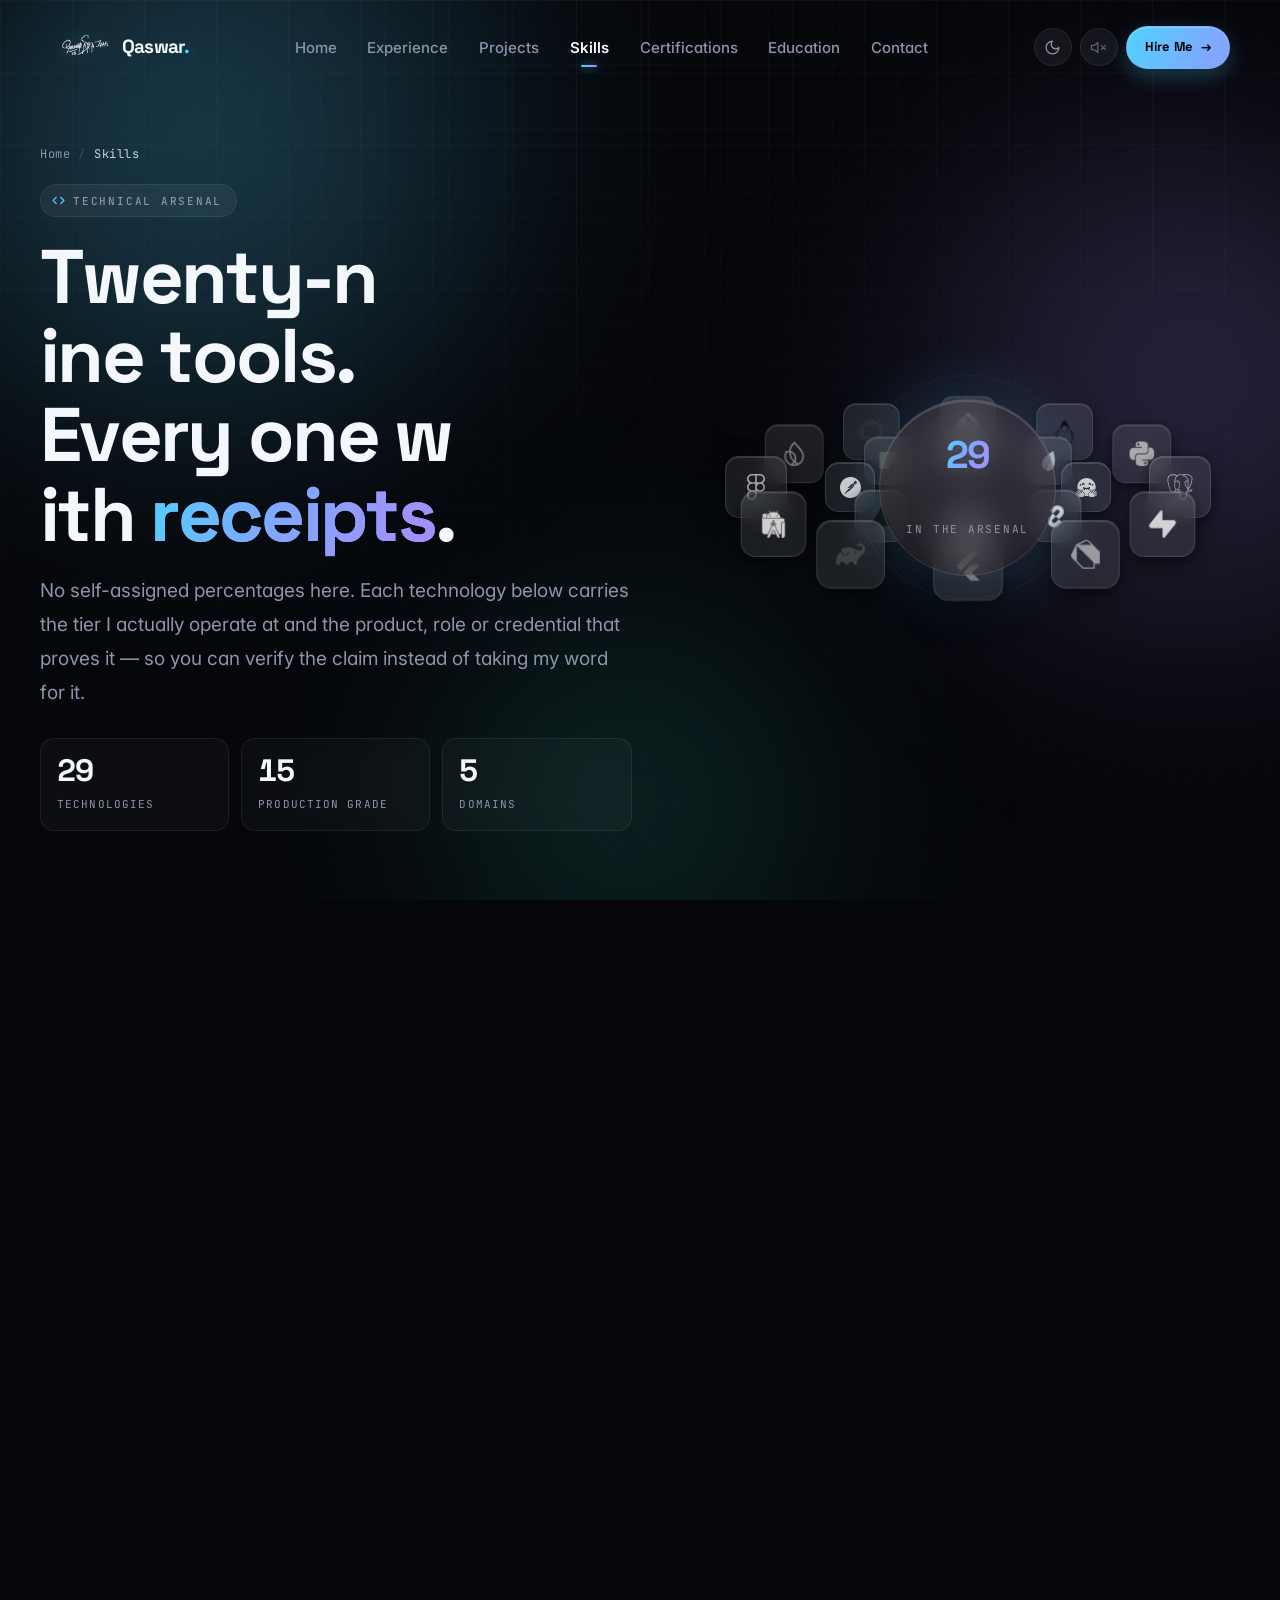
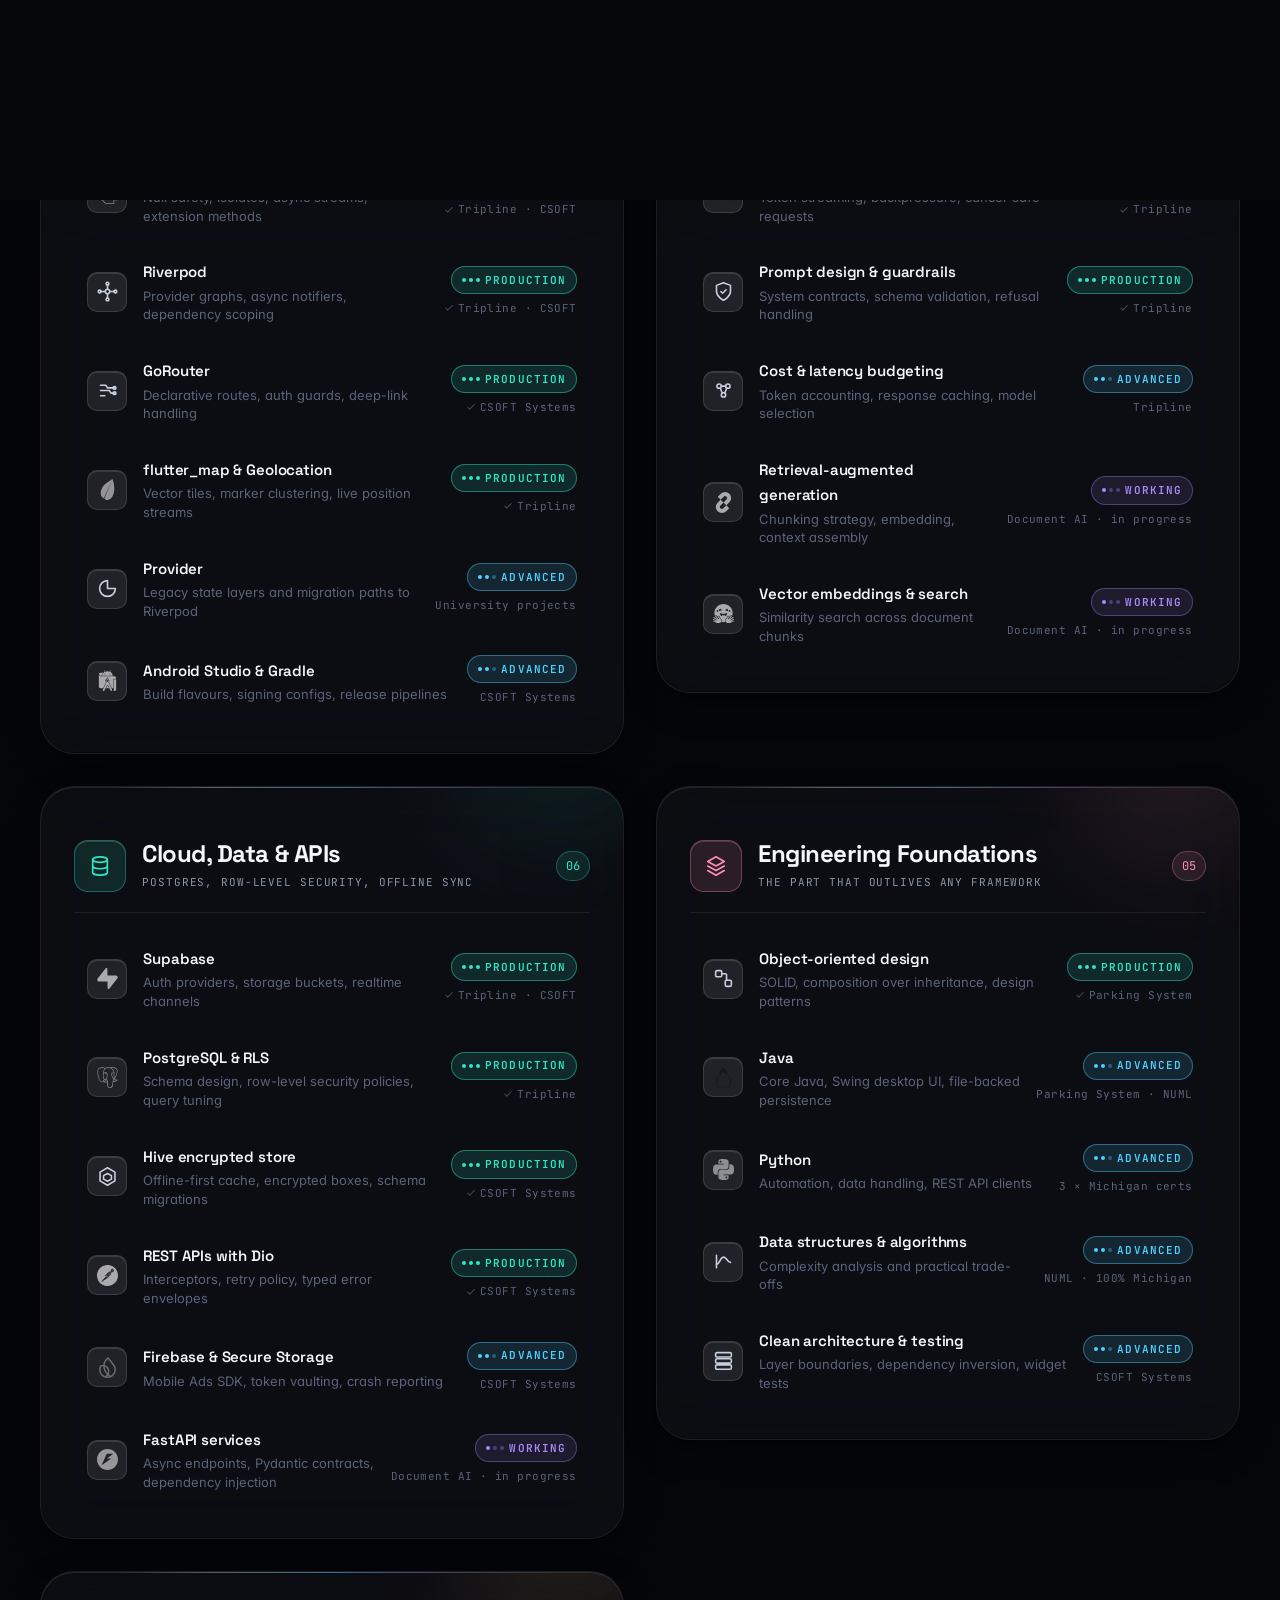
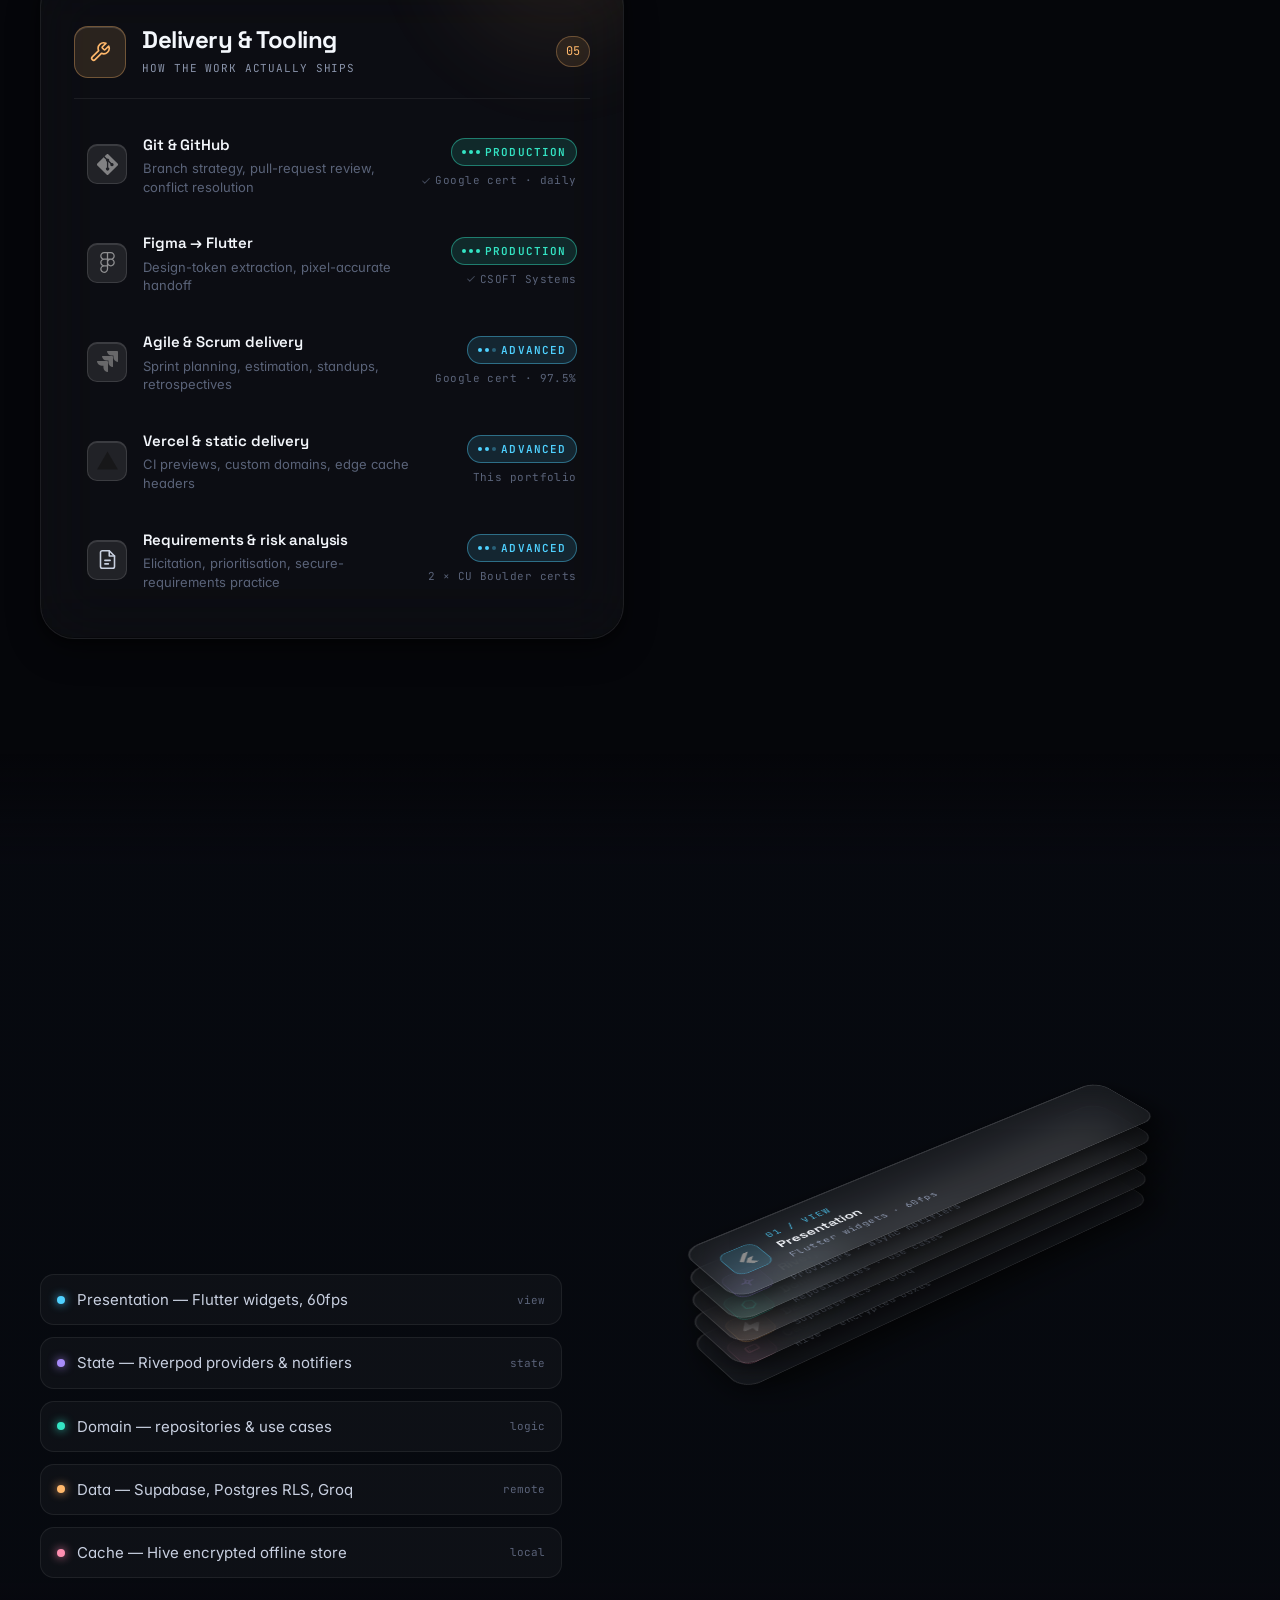
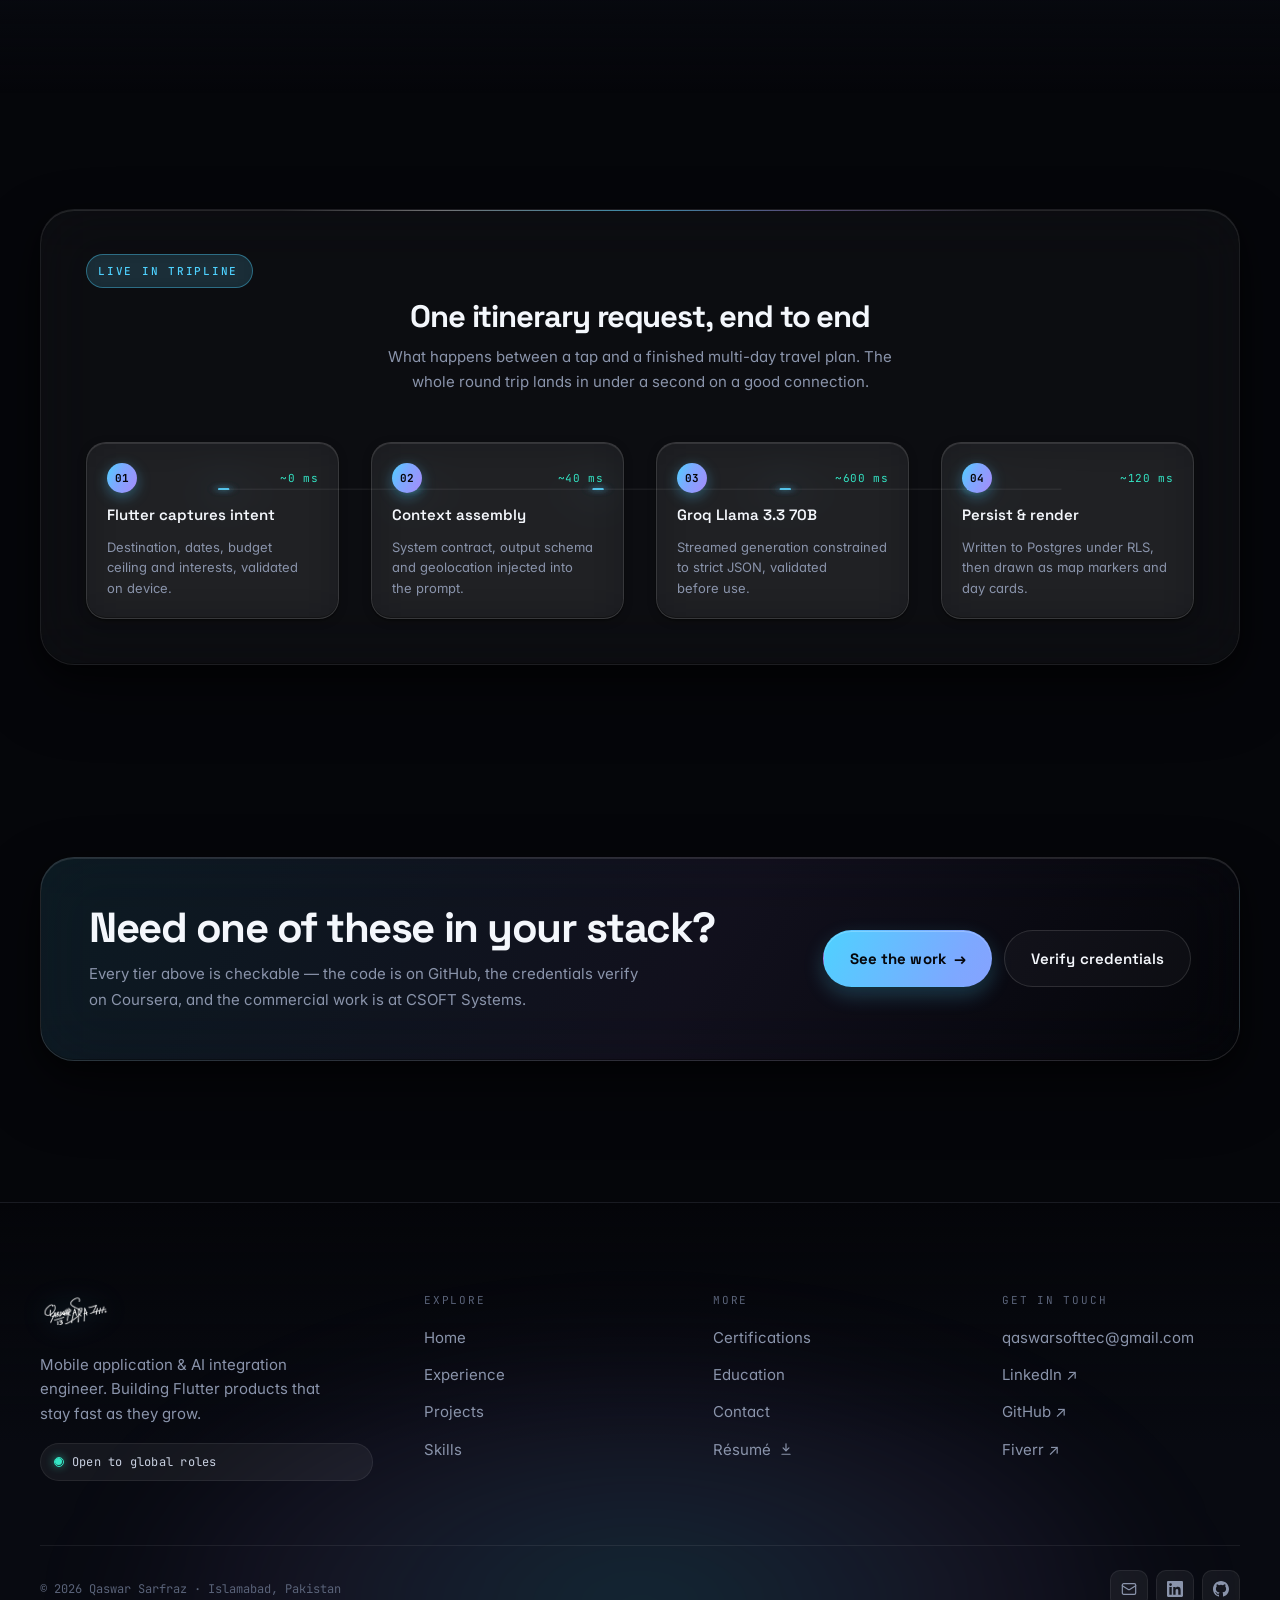
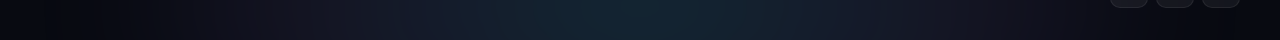
<file: skills.html>
<!DOCTYPE html>
<html lang="en" class="no-js" data-theme="dark">

<head>
  <meta charset="UTF-8">
  <meta name="viewport" content="width=device-width, initial-scale=1.0">
  <title>Skills &amp; Tech Arsenal — Qaswar Sarfraz | Flutter &amp; AI Engineer</title>
  <meta name="description" content="29 technologies across mobile engineering, AI systems, cloud data and delivery — each with the production work that proves it. Flutter, Dart, Riverpod, Groq Llama 3.3, Supabase, PostgreSQL.">
  <meta name="author" content="Qaswar Sarfraz">
  <meta name="robots" content="index, follow">
  <link rel="canonical" href="https://qaswarsarfraz.vercel.app/skills.html">

  <meta property="og:type" content="website">
  <meta property="og:url" content="https://qaswarsarfraz.vercel.app/skills.html">
  <meta property="og:title" content="Skills &amp; Tech Arsenal — Qaswar Sarfraz">
  <meta property="og:description" content="29 technologies across mobile, AI, cloud and delivery — every one tied to the product or role that proves it.">
  <meta property="og:image" content="https://qaswarsarfraz.vercel.app/assets/og-image.png">
  <meta property="og:site_name" content="Qaswar Sarfraz Portfolio">

  <meta name="twitter:card" content="summary_large_image">
  <meta name="twitter:title" content="Skills &amp; Tech Arsenal — Qaswar Sarfraz">
  <meta name="twitter:description" content="Evidence-backed technical arsenal: Flutter, Groq Llama 3.3, Supabase, PostgreSQL and more.">
  <meta name="twitter:image" content="https://qaswarsarfraz.vercel.app/assets/og-image.png">

  <link rel="icon" type="image/svg+xml" href="assets/favicon.svg">
  <link rel="icon" type="image/png" sizes="32x32" href="assets/favicon-32.png">
  <link rel="apple-touch-icon" href="assets/apple-touch-icon.png">
  <link rel="manifest" href="site.webmanifest">
  <meta name="theme-color" content="#05060A">

  <!-- Resolve the theme before first paint so there is no flash -->
  <script>
    (function () {
      try {
        document.documentElement.setAttribute('data-theme', localStorage.getItem('qs-theme') || 'dark');
      } catch (e) { /* private mode — keep the default */ }
    })();
  </script>

  <link rel="preconnect" href="https://fonts.googleapis.com">
  <link rel="preconnect" href="https://fonts.gstatic.com" crossorigin>
  <link href="https://fonts.googleapis.com/css2?family=Space+Grotesk:wght@400;500;600;700&family=Inter:wght@300;400;500;600;700&family=JetBrains+Mono:wght@400;500;600&display=swap" rel="stylesheet">

  <link rel="stylesheet" href="css/tokens.css">
  <link rel="stylesheet" href="css/base.css">
  <link rel="stylesheet" href="css/layout.css">
  <link rel="stylesheet" href="css/components.css">
  <link rel="stylesheet" href="css/fx.css">
  <link rel="stylesheet" href="css/skills.css">

  <script type="application/ld+json">
  {
    "@context": "https://schema.org",
    "@type": "AboutPage",
    "name": "Skills & Tech Arsenal — Qaswar Sarfraz",
    "description": "Technical competencies of Qaswar Sarfraz across mobile engineering, AI systems, cloud data and delivery.",
    "url": "https://qaswarsarfraz.vercel.app/skills.html",
    "about": {
      "@type": "Person",
      "name": "Qaswar Sarfraz",
      "knowsAbout": ["Flutter", "Dart", "Riverpod", "GoRouter", "Groq Llama 3.3", "Supabase", "PostgreSQL", "Row-Level Security", "Hive", "FastAPI", "Python", "Java", "Object-Oriented Design", "Git"]
    }
  }
  </script>
</head>

<body data-page="skills">

  <!-- ══════════ AMBIENT LAYERS ══════════ -->
  <div class="aurora" aria-hidden="true"><i></i><i></i><i></i></div>
  <div class="aurora-grid" aria-hidden="true"></div>
  <canvas id="dust" aria-hidden="true"></canvas>
  <div class="grain" aria-hidden="true"></div>
  <div class="curtain" aria-hidden="true"></div>
  <div class="cursor-dot" aria-hidden="true"></div>
  <div class="cursor-ring" aria-hidden="true"></div>
  <div id="progress" aria-hidden="true"></div>

  <a href="#main" class="skip-link">Skip to main content</a>

  <!-- ══════════ NAVIGATION ══════════ -->
  <nav id="nav" aria-label="Main navigation">
    <div class="nav-inner">
      <a href="index.html" class="nav-logo" aria-label="Qaswar Sarfraz — home">
        <img src="assets/signatureblack.png" alt="" class="nav-sig" width="110" height="52" aria-hidden="true">
        <span class="nav-name">Qaswar<span class="nav-dot">.</span></span>
      </a>

      <ul class="nav-links" role="list">
        <li><a href="index.html"          class="nav-link" data-page="home">Home</a></li>
        <li><a href="experience.html"     class="nav-link" data-page="experience">Experience</a></li>
        <li><a href="projects.html"       class="nav-link" data-page="projects">Projects</a></li>
        <li><a href="skills.html"         class="nav-link" data-page="skills">Skills</a></li>
        <li><a href="certifications.html" class="nav-link" data-page="certs">Certifications</a></li>
        <li><a href="education.html"      class="nav-link" data-page="education">Education</a></li>
        <li><a href="contact.html"        class="nav-link" data-page="contact">Contact</a></li>
      </ul>

      <div class="nav-actions">
        <button class="nav-btn" data-theme-toggle type="button" aria-label="Switch theme">
          <svg class="ico-moon" viewBox="0 0 24 24" fill="none" stroke="currentColor" stroke-width="1.8" stroke-linecap="round" stroke-linejoin="round" aria-hidden="true"><path d="M12 3a6 6 0 0 0 9 9 9 9 0 1 1-9-9Z"/></svg>
          <svg class="ico-sun" viewBox="0 0 24 24" fill="none" stroke="currentColor" stroke-width="1.8" stroke-linecap="round" stroke-linejoin="round" aria-hidden="true"><circle cx="12" cy="12" r="4"/><path d="M12 2v2M12 20v2M4.9 4.9l1.4 1.4M17.7 17.7l1.4 1.4M2 12h2M20 12h2M4.9 19.1l1.4-1.4M17.7 6.3l1.4-1.4"/></svg>
        </button>

        <button class="nav-btn" data-sound-toggle type="button" aria-label="Enable interface sound">
          <svg class="ico-audio" viewBox="0 0 24 24" fill="none" stroke="currentColor" stroke-width="1.8" stroke-linecap="round" stroke-linejoin="round" aria-hidden="true"><path d="M11 5 6 9H2v6h4l5 4V5Z"/><path d="M19.1 4.9a10 10 0 0 1 0 14.2M15.5 8.5a5 5 0 0 1 0 7"/></svg>
          <svg class="ico-mute" viewBox="0 0 24 24" fill="none" stroke="currentColor" stroke-width="1.8" stroke-linecap="round" stroke-linejoin="round" aria-hidden="true"><path d="M11 5 6 9H2v6h4l5 4V5Z"/><path d="m22 9-6 6M16 9l6 6"/></svg>
        </button>

        <a href="contact.html" class="btn btn-sm btn-primary nav-cta" data-magnetic="0.2">Hire Me <span class="btn-arrow">→</span></a>

        <button class="burger" id="burger" type="button" aria-label="Open navigation menu" aria-expanded="false" aria-controls="m-menu">
          <i></i><i></i><i></i>
        </button>
      </div>
    </div>
  </nav>

  <!-- ══════════ MOBILE MENU ══════════ -->
  <div class="m-menu" id="m-menu" role="dialog" aria-modal="true" aria-label="Site navigation">
    <ul class="m-list" role="list">
      <li><a href="index.html"          class="m-link" data-page="home"       style="--i:0"><span class="m-num">01</span> Home</a></li>
      <li><a href="experience.html"     class="m-link" data-page="experience" style="--i:1"><span class="m-num">02</span> Experience</a></li>
      <li><a href="projects.html"       class="m-link" data-page="projects"   style="--i:2"><span class="m-num">03</span> Projects</a></li>
      <li><a href="skills.html"         class="m-link" data-page="skills"     style="--i:3"><span class="m-num">04</span> Skills</a></li>
      <li><a href="certifications.html" class="m-link" data-page="certs"      style="--i:4"><span class="m-num">05</span> Certifications</a></li>
      <li><a href="education.html"      class="m-link" data-page="education"  style="--i:5"><span class="m-num">06</span> Education</a></li>
      <li><a href="contact.html"        class="m-link" data-page="contact"    style="--i:6"><span class="m-num">07</span> Contact</a></li>
    </ul>

    <div class="m-foot">
      <a href="contact.html" class="btn btn-primary btn-full">Start a conversation <span class="btn-arrow">→</span></a>
      <div class="m-socials">
        <a href="mailto:qaswarsofttec@gmail.com" class="m-social" aria-label="Email Qaswar">
          <svg class="ico-sm" viewBox="0 0 24 24" fill="none" stroke="currentColor" stroke-width="1.8" stroke-linecap="round" stroke-linejoin="round" aria-hidden="true"><rect width="20" height="16" x="2" y="4" rx="2"/><path d="m22 7-8.97 5.7a1.94 1.94 0 0 1-2.06 0L2 7"/></svg>
        </a>
        <a href="https://linkedin.com/in/qaswar-sarfraz-051111313" target="_blank" rel="noopener noreferrer me" class="m-social" aria-label="Qaswar on LinkedIn">
          <svg class="ico-sm" viewBox="0 0 24 24" fill="currentColor" aria-hidden="true"><path d="M20.45 20.45h-3.55v-5.57c0-1.33-.03-3.04-1.85-3.04-1.86 0-2.14 1.45-2.14 2.94v5.67H9.35V9h3.41v1.56h.05c.48-.9 1.64-1.85 3.37-1.85 3.6 0 4.27 2.37 4.27 5.46v6.28ZM5.34 7.43a2.06 2.06 0 1 1 0-4.13 2.06 2.06 0 0 1 0 4.13Zm1.78 13.02H3.56V9h3.56v11.45ZM22.22 0H1.77C.79 0 0 .77 0 1.73v20.54C0 23.23.79 24 1.77 24h20.45c.98 0 1.78-.77 1.78-1.73V1.73C24 .77 23.2 0 22.22 0Z"/></svg>
        </a>
        <a href="https://github.com/QaswarSarfrazcodes" target="_blank" rel="noopener noreferrer me" class="m-social" aria-label="Qaswar on GitHub">
          <svg class="ico-sm" viewBox="0 0 24 24" fill="currentColor" aria-hidden="true"><path d="M12 0C5.37 0 0 5.37 0 12c0 5.3 3.44 9.8 8.21 11.39.6.11.79-.26.79-.58v-2.23c-3.34.73-4.03-1.42-4.03-1.42-.55-1.38-1.34-1.75-1.34-1.75-1.08-.75.09-.73.09-.73 1.2.08 1.84 1.24 1.84 1.24 1.07 1.83 2.81 1.3 3.49 1 .11-.78.42-1.31.76-1.61-2.67-.3-5.47-1.33-5.47-5.93 0-1.31.47-2.38 1.24-3.22-.13-.3-.54-1.52.11-3.18 0 0 1.01-.32 3.3 1.23a11.5 11.5 0 0 1 6.01 0c2.29-1.55 3.3-1.23 3.3-1.23.65 1.66.24 2.88.12 3.18.77.84 1.23 1.91 1.23 3.22 0 4.61-2.81 5.62-5.48 5.92.43.37.82 1.1.82 2.22v3.29c0 .32.19.7.8.58C20.57 21.8 24 17.3 24 12c0-6.63-5.37-12-12-12Z"/></svg>
        </a>
      </div>
    </div>
  </div>

  <main id="main">

    <!-- ══════════════════════════════════════════════════
         HERO — copy beside the 3D counter-rotating orbit
         ══════════════════════════════════════════════════ -->
    <section class="arsenal-hero" aria-labelledby="arsenal-heading">
      <div class="container">
        <div class="arsenal-hero-grid">

          <div class="arsenal-hero-copy">
            <nav class="breadcrumb" aria-label="Breadcrumb" data-reveal="up">
              <a href="index.html">Home</a><span class="sep">/</span><span aria-current="page">Skills</span>
            </nav>

            <div class="eyebrow" data-reveal="up" data-reveal-delay="60">
              <svg viewBox="0 0 24 24" fill="none" stroke="currentColor" stroke-width="2" stroke-linecap="round" stroke-linejoin="round" aria-hidden="true"><polyline points="16 18 22 12 16 6"/><polyline points="8 6 2 12 8 18"/></svg>
              Technical Arsenal
            </div>

            <h1 class="page-title" id="arsenal-heading" data-split>Twenty-nine tools.<br>Every one with <span class="accent">receipts</span>.</h1>

            <p class="page-desc" data-reveal="up" data-reveal-delay="180">
              No self-assigned percentages here. Each technology below carries the tier
              I actually operate at and the product, role or credential that proves it —
              so you can verify the claim instead of taking my word for it.
            </p>

            <div class="arsenal-summary" data-stagger data-reveal="up" data-reveal-delay="240">
              <div class="arsenal-summary-item">
                <span class="arsenal-summary-val" data-count="29">0</span>
                <span class="arsenal-summary-lbl">Technologies</span>
              </div>
              <div class="arsenal-summary-item">
                <span class="arsenal-summary-val" data-count="15">0</span>
                <span class="arsenal-summary-lbl">Production grade</span>
              </div>
              <div class="arsenal-summary-item">
                <span class="arsenal-summary-val" data-count="5">0</span>
                <span class="arsenal-summary-lbl">Domains</span>
              </div>
            </div>
          </div>

          <!-- 3D ORBIT — two counter-rotating rings of real brand marks -->
          <div class="orbit-stage" data-reveal="scale" data-reveal-delay="200" aria-label="Rotating display of technologies in use">
            <div class="orbit" aria-hidden="true">

              <!-- Outer ring: 12 marks, 30° apart -->
              <div class="orbit-ring" style="--dur:46s">
                <div class="orb" style="--a:0deg;   --r:212px"><div class="orb-spin" style="--dur:46s"><div class="orb-face" style="--a:0deg"><img src="assets/icons/tech/flutter.svg" alt=""><span class="orb-name">Flutter</span></div></div></div>
                <div class="orb" style="--a:30deg;  --r:212px"><div class="orb-spin" style="--dur:46s"><div class="orb-face" style="--a:30deg"><img src="assets/icons/tech/dart.svg" alt=""><span class="orb-name">Dart</span></div></div></div>
                <div class="orb" style="--a:60deg;  --r:212px"><div class="orb-spin" style="--dur:46s"><div class="orb-face" style="--a:60deg"><img src="assets/icons/tech/supabase.svg" alt=""><span class="orb-name">Supabase</span></div></div></div>
                <div class="orb" style="--a:90deg;  --r:212px"><div class="orb-spin" style="--dur:46s"><div class="orb-face" style="--a:90deg"><img src="assets/icons/tech/postgresql.svg" alt=""><span class="orb-name">PostgreSQL</span></div></div></div>
                <div class="orb" style="--a:120deg; --r:212px"><div class="orb-spin" style="--dur:46s"><div class="orb-face" style="--a:120deg"><img src="assets/icons/tech/python.svg" alt=""><span class="orb-name">Python</span></div></div></div>
                <div class="orb" style="--a:150deg; --r:212px"><div class="orb-spin" style="--dur:46s"><div class="orb-face" style="--a:150deg"><img src="assets/icons/tech/openjdk.svg" alt=""><span class="orb-name">Java</span></div></div></div>
                <div class="orb" style="--a:180deg; --r:212px"><div class="orb-spin" style="--dur:46s"><div class="orb-face" style="--a:180deg"><img src="assets/icons/tech/git.svg" alt=""><span class="orb-name">Git</span></div></div></div>
                <div class="orb" style="--a:210deg; --r:212px"><div class="orb-spin" style="--dur:46s"><div class="orb-face" style="--a:210deg"><img src="assets/icons/tech/github.svg" alt=""><span class="orb-name">GitHub</span></div></div></div>
                <div class="orb" style="--a:240deg; --r:212px"><div class="orb-spin" style="--dur:46s"><div class="orb-face" style="--a:240deg"><img src="assets/icons/tech/firebase.svg" alt=""><span class="orb-name">Firebase</span></div></div></div>
                <div class="orb" style="--a:270deg; --r:212px"><div class="orb-spin" style="--dur:46s"><div class="orb-face" style="--a:270deg"><img src="assets/icons/tech/figma.svg" alt=""><span class="orb-name">Figma</span></div></div></div>
                <div class="orb" style="--a:300deg; --r:212px"><div class="orb-spin" style="--dur:46s"><div class="orb-face" style="--a:300deg"><img src="assets/icons/tech/androidstudio.svg" alt=""><span class="orb-name">Android Studio</span></div></div></div>
                <div class="orb" style="--a:330deg; --r:212px"><div class="orb-spin" style="--dur:46s"><div class="orb-face" style="--a:330deg"><img src="assets/icons/tech/gradle.svg" alt=""><span class="orb-name">Gradle</span></div></div></div>
              </div>

              <!-- Inner ring: 8 marks, 45° apart, spinning the other way -->
              <div class="orbit-ring orbit-ring--inner">
                <div class="orb" style="--a:0deg;   --r:118px"><div class="orb-spin" style="--dur:30s"><div class="orb-face" style="--a:0deg"><img src="assets/icons/tech/fastapi.svg" alt=""><span class="orb-name">FastAPI</span></div></div></div>
                <div class="orb" style="--a:45deg;  --r:118px"><div class="orb-spin" style="--dur:30s"><div class="orb-face" style="--a:45deg"><img src="assets/icons/tech/langchain.svg" alt=""><span class="orb-name">LangChain</span></div></div></div>
                <div class="orb" style="--a:90deg;  --r:118px"><div class="orb-spin" style="--dur:30s"><div class="orb-face" style="--a:90deg"><img src="assets/icons/tech/huggingface.svg" alt=""><span class="orb-name">Hugging Face</span></div></div></div>
                <div class="orb" style="--a:135deg; --r:118px"><div class="orb-spin" style="--dur:30s"><div class="orb-face" style="--a:135deg"><img src="assets/icons/tech/leaflet.svg" alt=""><span class="orb-name">Leaflet</span></div></div></div>
                <div class="orb" style="--a:180deg; --r:118px"><div class="orb-spin" style="--dur:30s"><div class="orb-face" style="--a:180deg"><img src="assets/icons/tech/openstreetmap.svg" alt=""><span class="orb-name">OpenStreetMap</span></div></div></div>
                <div class="orb" style="--a:225deg; --r:118px"><div class="orb-spin" style="--dur:30s"><div class="orb-face" style="--a:225deg"><img src="assets/icons/tech/sqlite.svg" alt=""><span class="orb-name">SQLite</span></div></div></div>
                <div class="orb" style="--a:270deg; --r:118px"><div class="orb-spin" style="--dur:30s"><div class="orb-face" style="--a:270deg"><img src="assets/icons/tech/postman.svg" alt=""><span class="orb-name">Postman</span></div></div></div>
                <div class="orb" style="--a:315deg; --r:118px"><div class="orb-spin" style="--dur:30s"><div class="orb-face" style="--a:315deg"><img src="assets/icons/tech/vercel.svg" alt=""><span class="orb-name">Vercel</span></div></div></div>
              </div>
            </div>

            <div class="orbit-core">
              <span class="orbit-core-val" data-count="29">0</span>
              <span class="orbit-core-lbl">In the arsenal</span>
            </div>
          </div>

        </div>
      </div>
    </section>

    <!-- ══════════════════════════════════════════════════
         ARSENAL GRID
         ══════════════════════════════════════════════════ -->
    <section class="section" aria-labelledby="grid-heading">
      <div class="container">

        <div class="sect-head sect-head--center" data-reveal="up">
          <div class="eyebrow">Evidence, not estimates</div>
          <h2 class="sect-title" id="grid-heading">The arsenal, by domain</h2>
          <p class="sect-desc">Filter by discipline. Every row names where the tool was used.</p>
        </div>

        <!-- What the tiers mean — without this the badges are decoration -->
          <div class="tier-legend" data-reveal="up">
            <div class="tier-legend-item">
              <span class="tier tier--production"><span class="tier-dots"><i></i><i></i><i></i></span> Production</span>
              <span>Shipped and running in a <b>live product</b></span>
            </div>
            <div class="tier-legend-item">
              <span class="tier tier--advanced"><span class="tier-dots"><i></i><i></i><i></i></span> Advanced</span>
              <span>Used substantially in <b>real work or coursework</b></span>
            </div>
            <div class="tier-legend-item">
              <span class="tier tier--working"><span class="tier-dots"><i></i><i></i><i></i></span> Working</span>
              <span>Building competence on a <b>project in progress</b></span>
            </div>
          </div>

        <div class="filter-rail" data-filter-rail="#arsenal-grid" role="tablist" aria-label="Filter technologies by domain" data-reveal="up">
          <button class="filter-btn is-active" data-value="all" type="button">All 29</button>
          <button class="filter-btn" data-value="mobile" type="button">Mobile</button>
          <button class="filter-btn" data-value="ai" type="button">AI &amp; LLM</button>
          <button class="filter-btn" data-value="cloud" type="button">Cloud &amp; Data</button>
          <button class="filter-btn" data-value="core" type="button">Foundations</button>
          <button class="filter-btn" data-value="tooling" type="button">Delivery</button>
        </div>

        <div class="arsenal-grid mt-12" id="arsenal-grid">

          <!-- ─────────── 01 · MOBILE ENGINEERING ─────────── -->
          <article class="arsenal-card" data-cat="mobile" data-tilt="4" data-reveal="up">
            <span class="sheen" aria-hidden="true"></span>

            <header class="arsenal-head">
              <span class="arsenal-head-icon" aria-hidden="true">
                <svg class="ico-md" viewBox="0 0 24 24" fill="none" stroke="currentColor" stroke-width="1.8" stroke-linecap="round" stroke-linejoin="round"><rect width="14" height="20" x="5" y="2" rx="2.5"/><path d="M12 18h.01"/></svg>
              </span>
              <div class="arsenal-head-text">
                <h3 class="arsenal-card-title">Mobile Engineering</h3>
                <div class="arsenal-card-sub">Cross-platform iOS &amp; Android</div>
              </div>
              <span class="arsenal-count">07</span>
            </header>

            <ul class="tech-list" role="list">
              <li class="tech-row">
                <span class="logo-tile"><img src="assets/icons/tech/flutter.svg" alt="" loading="lazy"></span>
                <span class="tech-meta">
                  <span class="tech-name">Flutter</span>
                  <span class="tech-note">Widget composition, custom painters, 60fps render budgets</span>
                </span>
                <span class="tech-right">
                  <span class="tier tier--production"><span class="tier-dots"><i></i><i></i><i></i></span> Production</span>
                  <span class="tech-evidence"><svg viewBox="0 0 24 24" fill="none" stroke="currentColor" stroke-width="2.5" stroke-linecap="round" stroke-linejoin="round" aria-hidden="true"><polyline points="20 6 9 17 4 12"/></svg> Tripline · CSOFT</span>
                </span>
              </li>

              <li class="tech-row">
                <span class="logo-tile"><img src="assets/icons/tech/dart.svg" alt="" loading="lazy"></span>
                <span class="tech-meta">
                  <span class="tech-name">Dart</span>
                  <span class="tech-note">Null safety, isolates, async streams, extension methods</span>
                </span>
                <span class="tech-right">
                  <span class="tier tier--production"><span class="tier-dots"><i></i><i></i><i></i></span> Production</span>
                  <span class="tech-evidence"><svg viewBox="0 0 24 24" fill="none" stroke="currentColor" stroke-width="2.5" stroke-linecap="round" stroke-linejoin="round" aria-hidden="true"><polyline points="20 6 9 17 4 12"/></svg> Tripline · CSOFT</span>
                </span>
              </li>

              <li class="tech-row">
                <span class="logo-tile" aria-hidden="true">
                  <svg viewBox="0 0 24 24" fill="none" stroke="currentColor" stroke-width="1.8" stroke-linecap="round" stroke-linejoin="round"><circle cx="12" cy="12" r="2.5"/><path d="M12 4.5V9M12 15v4.5M4.5 12H9M15 12h4.5"/><circle cx="12" cy="3" r="1.6"/><circle cx="12" cy="21" r="1.6"/><circle cx="3" cy="12" r="1.6"/><circle cx="21" cy="12" r="1.6"/></svg>
                </span>
                <span class="tech-meta">
                  <span class="tech-name">Riverpod</span>
                  <span class="tech-note">Provider graphs, async notifiers, dependency scoping</span>
                </span>
                <span class="tech-right">
                  <span class="tier tier--production"><span class="tier-dots"><i></i><i></i><i></i></span> Production</span>
                  <span class="tech-evidence"><svg viewBox="0 0 24 24" fill="none" stroke="currentColor" stroke-width="2.5" stroke-linecap="round" stroke-linejoin="round" aria-hidden="true"><polyline points="20 6 9 17 4 12"/></svg> Tripline · CSOFT</span>
                </span>
              </li>

              <li class="tech-row">
                <span class="logo-tile" aria-hidden="true">
                  <svg viewBox="0 0 24 24" fill="none" stroke="currentColor" stroke-width="1.8" stroke-linecap="round" stroke-linejoin="round"><path d="M4 6h6l2 3h8"/><path d="M4 12h10l2 3h4"/><path d="M4 18h5"/><circle cx="20" cy="9" r="1.6"/><circle cx="20" cy="15" r="1.6"/></svg>
                </span>
                <span class="tech-meta">
                  <span class="tech-name">GoRouter</span>
                  <span class="tech-note">Declarative routes, auth guards, deep-link handling</span>
                </span>
                <span class="tech-right">
                  <span class="tier tier--production"><span class="tier-dots"><i></i><i></i><i></i></span> Production</span>
                  <span class="tech-evidence"><svg viewBox="0 0 24 24" fill="none" stroke="currentColor" stroke-width="2.5" stroke-linecap="round" stroke-linejoin="round" aria-hidden="true"><polyline points="20 6 9 17 4 12"/></svg> CSOFT Systems</span>
                </span>
              </li>

              <li class="tech-row">
                <span class="logo-tile"><img src="assets/icons/tech/leaflet.svg" alt="" loading="lazy"></span>
                <span class="tech-meta">
                  <span class="tech-name">flutter_map &amp; Geolocation</span>
                  <span class="tech-note">Vector tiles, marker clustering, live position streams</span>
                </span>
                <span class="tech-right">
                  <span class="tier tier--production"><span class="tier-dots"><i></i><i></i><i></i></span> Production</span>
                  <span class="tech-evidence"><svg viewBox="0 0 24 24" fill="none" stroke="currentColor" stroke-width="2.5" stroke-linecap="round" stroke-linejoin="round" aria-hidden="true"><polyline points="20 6 9 17 4 12"/></svg> Tripline</span>
                </span>
              </li>

              <li class="tech-row">
                <span class="logo-tile" aria-hidden="true">
                  <svg viewBox="0 0 24 24" fill="none" stroke="currentColor" stroke-width="1.8" stroke-linecap="round" stroke-linejoin="round"><path d="M3 12a9 9 0 0 1 9-9v9h9a9 9 0 1 1-18 0Z"/></svg>
                </span>
                <span class="tech-meta">
                  <span class="tech-name">Provider</span>
                  <span class="tech-note">Legacy state layers and migration paths to Riverpod</span>
                </span>
                <span class="tech-right">
                  <span class="tier tier--advanced"><span class="tier-dots"><i></i><i></i><i></i></span> Advanced</span>
                  <span class="tech-evidence">University projects</span>
                </span>
              </li>

              <li class="tech-row">
                <span class="logo-tile"><img src="assets/icons/tech/androidstudio.svg" alt="" loading="lazy"></span>
                <span class="tech-meta">
                  <span class="tech-name">Android Studio &amp; Gradle</span>
                  <span class="tech-note">Build flavours, signing configs, release pipelines</span>
                </span>
                <span class="tech-right">
                  <span class="tier tier--advanced"><span class="tier-dots"><i></i><i></i><i></i></span> Advanced</span>
                  <span class="tech-evidence">CSOFT Systems</span>
                </span>
              </li>
            </ul>
          </article>

          <!-- ─────────── 02 · AI & LLM SYSTEMS ─────────── -->
          <article class="arsenal-card" data-cat="ai" data-tilt="4" data-reveal="up" data-reveal-delay="80">
            <span class="sheen" aria-hidden="true"></span>

            <header class="arsenal-head">
              <span class="arsenal-head-icon" aria-hidden="true">
                <svg class="ico-md" viewBox="0 0 24 24" fill="none" stroke="currentColor" stroke-width="1.8" stroke-linecap="round" stroke-linejoin="round"><path d="M12 5a3 3 0 0 0-3 3v1a3 3 0 0 0 0 6v1a3 3 0 0 0 6 0v-1a3 3 0 0 0 0-6V8a3 3 0 0 0-3-3Z"/><path d="M9 9h6M9 15h6"/></svg>
              </span>
              <div class="arsenal-head-text">
                <h3 class="arsenal-card-title">AI &amp; LLM Systems</h3>
                <div class="arsenal-card-sub">Low-latency inference in mobile apps</div>
              </div>
              <span class="arsenal-count">06</span>
            </header>

            <ul class="tech-list" role="list">
              <li class="tech-row">
                <span class="logo-tile" aria-hidden="true">
                  <svg viewBox="0 0 24 24" fill="none" stroke="currentColor" stroke-width="1.8" stroke-linecap="round" stroke-linejoin="round"><polygon points="13 2 3 14 12 14 11 22 21 10 12 10 13 2"/></svg>
                </span>
                <span class="tech-meta">
                  <span class="tech-name">Groq · Llama 3.3 70B</span>
                  <span class="tech-note">Sub-second inference with JSON-constrained output</span>
                </span>
                <span class="tech-right">
                  <span class="tier tier--production"><span class="tier-dots"><i></i><i></i><i></i></span> Production</span>
                  <span class="tech-evidence"><svg viewBox="0 0 24 24" fill="none" stroke="currentColor" stroke-width="2.5" stroke-linecap="round" stroke-linejoin="round" aria-hidden="true"><polyline points="20 6 9 17 4 12"/></svg> Tripline</span>
                </span>
              </li>

              <li class="tech-row">
                <span class="logo-tile" aria-hidden="true">
                  <svg viewBox="0 0 24 24" fill="none" stroke="currentColor" stroke-width="1.8" stroke-linecap="round" stroke-linejoin="round"><path d="M4 12h3l2-5 3 10 2-5h6"/></svg>
                </span>
                <span class="tech-meta">
                  <span class="tech-name">Streaming REST inference</span>
                  <span class="tech-note">Token streaming, backpressure, cancel-safe requests</span>
                </span>
                <span class="tech-right">
                  <span class="tier tier--production"><span class="tier-dots"><i></i><i></i><i></i></span> Production</span>
                  <span class="tech-evidence"><svg viewBox="0 0 24 24" fill="none" stroke="currentColor" stroke-width="2.5" stroke-linecap="round" stroke-linejoin="round" aria-hidden="true"><polyline points="20 6 9 17 4 12"/></svg> Tripline</span>
                </span>
              </li>

              <li class="tech-row">
                <span class="logo-tile" aria-hidden="true">
                  <svg viewBox="0 0 24 24" fill="none" stroke="currentColor" stroke-width="1.8" stroke-linecap="round" stroke-linejoin="round"><path d="M12 22s8-4 8-10V5l-8-3-8 3v7c0 6 8 10 8 10Z"/><path d="m9 12 2 2 4-4"/></svg>
                </span>
                <span class="tech-meta">
                  <span class="tech-name">Prompt design &amp; guardrails</span>
                  <span class="tech-note">System contracts, schema validation, refusal handling</span>
                </span>
                <span class="tech-right">
                  <span class="tier tier--production"><span class="tier-dots"><i></i><i></i><i></i></span> Production</span>
                  <span class="tech-evidence"><svg viewBox="0 0 24 24" fill="none" stroke="currentColor" stroke-width="2.5" stroke-linecap="round" stroke-linejoin="round" aria-hidden="true"><polyline points="20 6 9 17 4 12"/></svg> Tripline</span>
                </span>
              </li>

              <li class="tech-row">
                <span class="logo-tile" aria-hidden="true">
                  <svg viewBox="0 0 24 24" fill="none" stroke="currentColor" stroke-width="1.8" stroke-linecap="round" stroke-linejoin="round"><circle cx="7" cy="7" r="2.5"/><circle cx="17" cy="7" r="2.5"/><circle cx="12" cy="17" r="2.5"/><path d="M9.5 7h5M8.2 9.2 10.6 15M15.8 9.2 13.4 15"/></svg>
                </span>
                <span class="tech-meta">
                  <span class="tech-name">Cost &amp; latency budgeting</span>
                  <span class="tech-note">Token accounting, response caching, model selection</span>
                </span>
                <span class="tech-right">
                  <span class="tier tier--advanced"><span class="tier-dots"><i></i><i></i><i></i></span> Advanced</span>
                  <span class="tech-evidence">Tripline</span>
                </span>
              </li>

              <li class="tech-row">
                <span class="logo-tile"><img src="assets/icons/tech/langchain.svg" alt="" loading="lazy"></span>
                <span class="tech-meta">
                  <span class="tech-name">Retrieval-augmented generation</span>
                  <span class="tech-note">Chunking strategy, embedding, context assembly</span>
                </span>
                <span class="tech-right">
                  <span class="tier tier--working"><span class="tier-dots"><i></i><i></i><i></i></span> Working</span>
                  <span class="tech-evidence">Document AI · in progress</span>
                </span>
              </li>

              <li class="tech-row">
                <span class="logo-tile"><img src="assets/icons/tech/huggingface.svg" alt="" loading="lazy"></span>
                <span class="tech-meta">
                  <span class="tech-name">Vector embeddings &amp; search</span>
                  <span class="tech-note">Similarity search across document chunks</span>
                </span>
                <span class="tech-right">
                  <span class="tier tier--working"><span class="tier-dots"><i></i><i></i><i></i></span> Working</span>
                  <span class="tech-evidence">Document AI · in progress</span>
                </span>
              </li>
            </ul>
          </article>

          <!-- ─────────── 03 · CLOUD, DATA & APIs ─────────── -->
          <article class="arsenal-card" data-cat="cloud" data-tilt="4" data-reveal="up" data-reveal-delay="160">
            <span class="sheen" aria-hidden="true"></span>

            <header class="arsenal-head">
              <span class="arsenal-head-icon" aria-hidden="true">
                <svg class="ico-md" viewBox="0 0 24 24" fill="none" stroke="currentColor" stroke-width="1.8" stroke-linecap="round" stroke-linejoin="round"><ellipse cx="12" cy="5" rx="8" ry="3"/><path d="M4 5v14c0 1.66 3.58 3 8 3s8-1.34 8-3V5"/><path d="M4 12c0 1.66 3.58 3 8 3s8-1.34 8-3"/></svg>
              </span>
              <div class="arsenal-head-text">
                <h3 class="arsenal-card-title">Cloud, Data &amp; APIs</h3>
                <div class="arsenal-card-sub">Postgres, row-level security, offline sync</div>
              </div>
              <span class="arsenal-count">06</span>
            </header>

            <ul class="tech-list" role="list">
              <li class="tech-row">
                <span class="logo-tile"><img src="assets/icons/tech/supabase.svg" alt="" loading="lazy"></span>
                <span class="tech-meta">
                  <span class="tech-name">Supabase</span>
                  <span class="tech-note">Auth providers, storage buckets, realtime channels</span>
                </span>
                <span class="tech-right">
                  <span class="tier tier--production"><span class="tier-dots"><i></i><i></i><i></i></span> Production</span>
                  <span class="tech-evidence"><svg viewBox="0 0 24 24" fill="none" stroke="currentColor" stroke-width="2.5" stroke-linecap="round" stroke-linejoin="round" aria-hidden="true"><polyline points="20 6 9 17 4 12"/></svg> Tripline · CSOFT</span>
                </span>
              </li>

              <li class="tech-row">
                <span class="logo-tile"><img src="assets/icons/tech/postgresql.svg" alt="" loading="lazy"></span>
                <span class="tech-meta">
                  <span class="tech-name">PostgreSQL &amp; RLS</span>
                  <span class="tech-note">Schema design, row-level security policies, query tuning</span>
                </span>
                <span class="tech-right">
                  <span class="tier tier--production"><span class="tier-dots"><i></i><i></i><i></i></span> Production</span>
                  <span class="tech-evidence"><svg viewBox="0 0 24 24" fill="none" stroke="currentColor" stroke-width="2.5" stroke-linecap="round" stroke-linejoin="round" aria-hidden="true"><polyline points="20 6 9 17 4 12"/></svg> Tripline</span>
                </span>
              </li>

              <li class="tech-row">
                <span class="logo-tile" aria-hidden="true">
                  <svg viewBox="0 0 24 24" fill="none" stroke="currentColor" stroke-width="1.8" stroke-linecap="round" stroke-linejoin="round"><path d="m12 2 8.5 5v10L12 22 3.5 17V7Z"/><path d="M12 8.5 16.5 11v4L12 17.5 7.5 15v-4Z"/></svg>
                </span>
                <span class="tech-meta">
                  <span class="tech-name">Hive encrypted store</span>
                  <span class="tech-note">Offline-first cache, encrypted boxes, schema migrations</span>
                </span>
                <span class="tech-right">
                  <span class="tier tier--production"><span class="tier-dots"><i></i><i></i><i></i></span> Production</span>
                  <span class="tech-evidence"><svg viewBox="0 0 24 24" fill="none" stroke="currentColor" stroke-width="2.5" stroke-linecap="round" stroke-linejoin="round" aria-hidden="true"><polyline points="20 6 9 17 4 12"/></svg> CSOFT Systems</span>
                </span>
              </li>

              <li class="tech-row">
                <span class="logo-tile"><img src="assets/icons/tech/postman.svg" alt="" loading="lazy"></span>
                <span class="tech-meta">
                  <span class="tech-name">REST APIs with Dio</span>
                  <span class="tech-note">Interceptors, retry policy, typed error envelopes</span>
                </span>
                <span class="tech-right">
                  <span class="tier tier--production"><span class="tier-dots"><i></i><i></i><i></i></span> Production</span>
                  <span class="tech-evidence"><svg viewBox="0 0 24 24" fill="none" stroke="currentColor" stroke-width="2.5" stroke-linecap="round" stroke-linejoin="round" aria-hidden="true"><polyline points="20 6 9 17 4 12"/></svg> CSOFT Systems</span>
                </span>
              </li>

              <li class="tech-row">
                <span class="logo-tile"><img src="assets/icons/tech/firebase.svg" alt="" loading="lazy"></span>
                <span class="tech-meta">
                  <span class="tech-name">Firebase &amp; Secure Storage</span>
                  <span class="tech-note">Mobile Ads SDK, token vaulting, crash reporting</span>
                </span>
                <span class="tech-right">
                  <span class="tier tier--advanced"><span class="tier-dots"><i></i><i></i><i></i></span> Advanced</span>
                  <span class="tech-evidence">CSOFT Systems</span>
                </span>
              </li>

              <li class="tech-row">
                <span class="logo-tile"><img src="assets/icons/tech/fastapi.svg" alt="" loading="lazy"></span>
                <span class="tech-meta">
                  <span class="tech-name">FastAPI services</span>
                  <span class="tech-note">Async endpoints, Pydantic contracts, dependency injection</span>
                </span>
                <span class="tech-right">
                  <span class="tier tier--working"><span class="tier-dots"><i></i><i></i><i></i></span> Working</span>
                  <span class="tech-evidence">Document AI · in progress</span>
                </span>
              </li>
            </ul>
          </article>

          <!-- ─────────── 04 · ENGINEERING FOUNDATIONS ─────────── -->
          <article class="arsenal-card" data-cat="core" data-tilt="4" data-reveal="up" data-reveal-delay="240">
            <span class="sheen" aria-hidden="true"></span>

            <header class="arsenal-head">
              <span class="arsenal-head-icon" aria-hidden="true">
                <svg class="ico-md" viewBox="0 0 24 24" fill="none" stroke="currentColor" stroke-width="1.8" stroke-linecap="round" stroke-linejoin="round"><path d="M12 2 3 7l9 5 9-5-9-5Z"/><path d="m3 12 9 5 9-5"/><path d="m3 17 9 5 9-5"/></svg>
              </span>
              <div class="arsenal-head-text">
                <h3 class="arsenal-card-title">Engineering Foundations</h3>
                <div class="arsenal-card-sub">The part that outlives any framework</div>
              </div>
              <span class="arsenal-count">05</span>
            </header>

            <ul class="tech-list" role="list">
              <li class="tech-row">
                <span class="logo-tile" aria-hidden="true">
                  <svg viewBox="0 0 24 24" fill="none" stroke="currentColor" stroke-width="1.8" stroke-linecap="round" stroke-linejoin="round"><rect width="7" height="7" x="3" y="3" rx="1.5"/><rect width="7" height="7" x="14" y="14" rx="1.5"/><path d="M10 6.5h4a1.5 1.5 0 0 1 1.5 1.5v6"/></svg>
                </span>
                <span class="tech-meta">
                  <span class="tech-name">Object-oriented design</span>
                  <span class="tech-note">SOLID, composition over inheritance, design patterns</span>
                </span>
                <span class="tech-right">
                  <span class="tier tier--production"><span class="tier-dots"><i></i><i></i><i></i></span> Production</span>
                  <span class="tech-evidence"><svg viewBox="0 0 24 24" fill="none" stroke="currentColor" stroke-width="2.5" stroke-linecap="round" stroke-linejoin="round" aria-hidden="true"><polyline points="20 6 9 17 4 12"/></svg> Parking System</span>
                </span>
              </li>

              <li class="tech-row">
                <span class="logo-tile"><img src="assets/icons/tech/openjdk.svg" alt="" loading="lazy"></span>
                <span class="tech-meta">
                  <span class="tech-name">Java</span>
                  <span class="tech-note">Core Java, Swing desktop UI, file-backed persistence</span>
                </span>
                <span class="tech-right">
                  <span class="tier tier--advanced"><span class="tier-dots"><i></i><i></i><i></i></span> Advanced</span>
                  <span class="tech-evidence">Parking System · NUML</span>
                </span>
              </li>

              <li class="tech-row">
                <span class="logo-tile"><img src="assets/icons/tech/python.svg" alt="" loading="lazy"></span>
                <span class="tech-meta">
                  <span class="tech-name">Python</span>
                  <span class="tech-note">Automation, data handling, REST API clients</span>
                </span>
                <span class="tech-right">
                  <span class="tier tier--advanced"><span class="tier-dots"><i></i><i></i><i></i></span> Advanced</span>
                  <span class="tech-evidence">3 × Michigan certs</span>
                </span>
              </li>

              <li class="tech-row">
                <span class="logo-tile" aria-hidden="true">
                  <svg viewBox="0 0 24 24" fill="none" stroke="currentColor" stroke-width="1.8" stroke-linecap="round" stroke-linejoin="round"><path d="M4 19V5"/><path d="M4 15c4 0 4-8 8-8s4 6 8 6"/></svg>
                </span>
                <span class="tech-meta">
                  <span class="tech-name">Data structures &amp; algorithms</span>
                  <span class="tech-note">Complexity analysis and practical trade-offs</span>
                </span>
                <span class="tech-right">
                  <span class="tier tier--advanced"><span class="tier-dots"><i></i><i></i><i></i></span> Advanced</span>
                  <span class="tech-evidence">NUML · 100% Michigan</span>
                </span>
              </li>

              <li class="tech-row">
                <span class="logo-tile" aria-hidden="true">
                  <svg viewBox="0 0 24 24" fill="none" stroke="currentColor" stroke-width="1.8" stroke-linecap="round" stroke-linejoin="round"><rect width="18" height="5" x="3" y="3" rx="1.5"/><rect width="18" height="5" x="3" y="10" rx="1.5"/><rect width="18" height="5" x="3" y="17" rx="1.5"/></svg>
                </span>
                <span class="tech-meta">
                  <span class="tech-name">Clean architecture &amp; testing</span>
                  <span class="tech-note">Layer boundaries, dependency inversion, widget tests</span>
                </span>
                <span class="tech-right">
                  <span class="tier tier--advanced"><span class="tier-dots"><i></i><i></i><i></i></span> Advanced</span>
                  <span class="tech-evidence">CSOFT Systems</span>
                </span>
              </li>
            </ul>
          </article>

          <!-- ─────────── 05 · DELIVERY & TOOLING ─────────── -->
          <article class="arsenal-card" data-cat="tooling" data-tilt="4" data-reveal="up" data-reveal-delay="320">
            <span class="sheen" aria-hidden="true"></span>

            <header class="arsenal-head">
              <span class="arsenal-head-icon" aria-hidden="true">
                <svg class="ico-md" viewBox="0 0 24 24" fill="none" stroke="currentColor" stroke-width="1.8" stroke-linecap="round" stroke-linejoin="round"><path d="M14.7 6.3a1 1 0 0 0 0 1.4l1.6 1.6a1 1 0 0 0 1.4 0l3.77-3.77a6 6 0 0 1-7.94 7.94l-6.91 6.91a2.12 2.12 0 0 1-3-3l6.91-6.91a6 6 0 0 1 7.94-7.94l-3.76 3.76Z"/></svg>
              </span>
              <div class="arsenal-head-text">
                <h3 class="arsenal-card-title">Delivery &amp; Tooling</h3>
                <div class="arsenal-card-sub">How the work actually ships</div>
              </div>
              <span class="arsenal-count">05</span>
            </header>

            <ul class="tech-list" role="list">
              <li class="tech-row">
                <span class="logo-tile"><img src="assets/icons/tech/git.svg" alt="" loading="lazy"></span>
                <span class="tech-meta">
                  <span class="tech-name">Git &amp; GitHub</span>
                  <span class="tech-note">Branch strategy, pull-request review, conflict resolution</span>
                </span>
                <span class="tech-right">
                  <span class="tier tier--production"><span class="tier-dots"><i></i><i></i><i></i></span> Production</span>
                  <span class="tech-evidence"><svg viewBox="0 0 24 24" fill="none" stroke="currentColor" stroke-width="2.5" stroke-linecap="round" stroke-linejoin="round" aria-hidden="true"><polyline points="20 6 9 17 4 12"/></svg> Google cert · daily</span>
                </span>
              </li>

              <li class="tech-row">
                <span class="logo-tile"><img src="assets/icons/tech/figma.svg" alt="" loading="lazy"></span>
                <span class="tech-meta">
                  <span class="tech-name">Figma → Flutter</span>
                  <span class="tech-note">Design-token extraction, pixel-accurate handoff</span>
                </span>
                <span class="tech-right">
                  <span class="tier tier--production"><span class="tier-dots"><i></i><i></i><i></i></span> Production</span>
                  <span class="tech-evidence"><svg viewBox="0 0 24 24" fill="none" stroke="currentColor" stroke-width="2.5" stroke-linecap="round" stroke-linejoin="round" aria-hidden="true"><polyline points="20 6 9 17 4 12"/></svg> CSOFT Systems</span>
                </span>
              </li>

              <li class="tech-row">
                <span class="logo-tile"><img src="assets/icons/tech/jira.svg" alt="" loading="lazy"></span>
                <span class="tech-meta">
                  <span class="tech-name">Agile &amp; Scrum delivery</span>
                  <span class="tech-note">Sprint planning, estimation, standups, retrospectives</span>
                </span>
                <span class="tech-right">
                  <span class="tier tier--advanced"><span class="tier-dots"><i></i><i></i><i></i></span> Advanced</span>
                  <span class="tech-evidence">Google cert · 97.5%</span>
                </span>
              </li>

              <li class="tech-row">
                <span class="logo-tile"><img src="assets/icons/tech/vercel.svg" alt="" loading="lazy"></span>
                <span class="tech-meta">
                  <span class="tech-name">Vercel &amp; static delivery</span>
                  <span class="tech-note">CI previews, custom domains, edge cache headers</span>
                </span>
                <span class="tech-right">
                  <span class="tier tier--advanced"><span class="tier-dots"><i></i><i></i><i></i></span> Advanced</span>
                  <span class="tech-evidence">This portfolio</span>
                </span>
              </li>

              <li class="tech-row">
                <span class="logo-tile" aria-hidden="true">
                  <svg viewBox="0 0 24 24" fill="none" stroke="currentColor" stroke-width="1.8" stroke-linecap="round" stroke-linejoin="round"><path d="M14 2H6a2 2 0 0 0-2 2v16a2 2 0 0 0 2 2h12a2 2 0 0 0 2-2V8Z"/><polyline points="14 2 14 8 20 8"/><path d="M9 13h6M9 17h4"/></svg>
                </span>
                <span class="tech-meta">
                  <span class="tech-name">Requirements &amp; risk analysis</span>
                  <span class="tech-note">Elicitation, prioritisation, secure-requirements practice</span>
                </span>
                <span class="tech-right">
                  <span class="tier tier--advanced"><span class="tier-dots"><i></i><i></i><i></i></span> Advanced</span>
                  <span class="tech-evidence">2 × CU Boulder certs</span>
                </span>
              </li>
            </ul>
          </article>

        </div>
      </div>
    </section>

    <!-- ══════════════════════════════════════════════════
         ARCHITECTURE — exploding 3D layer stack
         ══════════════════════════════════════════════════ -->
    <section class="section section--alt" aria-labelledby="arch-heading">
      <div class="container">
        <div class="arch-grid">

          <div class="arch-copy">
            <div class="eyebrow" data-reveal="up">
              <svg viewBox="0 0 24 24" fill="none" stroke="currentColor" stroke-width="2" stroke-linecap="round" stroke-linejoin="round" aria-hidden="true"><rect width="18" height="5" x="3" y="3" rx="1.5"/><rect width="18" height="5" x="3" y="16" rx="1.5"/><path d="M7 8v8M17 8v8"/></svg>
              How it fits together
            </div>

            <h2 class="sect-title" id="arch-heading" data-reveal="up" data-reveal-delay="60">Five layers,<br>one clean boundary each</h2>

            <p class="about-para body-lg" data-reveal="up" data-reveal-delay="120">
              This is the shape every app I build takes. Widgets never talk to
              Postgres, the AI gateway never touches the UI, and the cache can go
              stale without breaking a screen. Hover the stack to pull the layers
              apart.
            </p>

            <div class="arch-legend" data-stagger data-reveal="up" data-reveal-delay="180">
              <div class="arch-legend-row" style="--dot: var(--ac-1-rgb)">
                <span class="arch-legend-dot" aria-hidden="true"></span>
                Presentation — Flutter widgets, 60fps<code>view</code>
              </div>
              <div class="arch-legend-row" style="--dot: var(--ac-2-rgb)">
                <span class="arch-legend-dot" aria-hidden="true"></span>
                State — Riverpod providers &amp; notifiers<code>state</code>
              </div>
              <div class="arch-legend-row" style="--dot: var(--ac-3-rgb)">
                <span class="arch-legend-dot" aria-hidden="true"></span>
                Domain — repositories &amp; use cases<code>logic</code>
              </div>
              <div class="arch-legend-row" style="--dot: 255, 184, 107">
                <span class="arch-legend-dot" aria-hidden="true"></span>
                Data — Supabase, Postgres RLS, Groq<code>remote</code>
              </div>
              <div class="arch-legend-row" style="--dot: var(--ac-4-rgb)">
                <span class="arch-legend-dot" aria-hidden="true"></span>
                Cache — Hive encrypted offline store<code>local</code>
              </div>
            </div>
          </div>

          <div class="stack-3d" data-reveal="scale" aria-hidden="true">
            <div class="stack-3d-inner">
              <div class="stack-layer" data-tone="1" style="--z: 2">
                <span class="stack-layer-icon"><img src="assets/icons/tech/flutter.svg" alt=""></span>
                <span>
                  <span class="stack-layer-num">01 / VIEW</span>
                  <span class="stack-layer-title">Presentation</span>
                  <span class="stack-layer-sub">Flutter widgets · 60fps</span>
                </span>
              </div>

              <div class="stack-layer" data-tone="2" style="--z: 1">
                <span class="stack-layer-icon">
                  <svg class="ico-sm" viewBox="0 0 24 24" fill="none" stroke="currentColor" stroke-width="2" stroke-linecap="round" stroke-linejoin="round"><circle cx="12" cy="12" r="3"/><path d="M12 3v6M12 15v6M3 12h6M15 12h6"/></svg>
                </span>
                <span>
                  <span class="stack-layer-num">02 / STATE</span>
                  <span class="stack-layer-title">Riverpod</span>
                  <span class="stack-layer-sub">Providers · async notifiers</span>
                </span>
              </div>

              <div class="stack-layer" data-tone="3" style="--z: 0">
                <span class="stack-layer-icon">
                  <svg class="ico-sm" viewBox="0 0 24 24" fill="none" stroke="currentColor" stroke-width="2" stroke-linecap="round" stroke-linejoin="round"><path d="m12 2 8.5 5v10L12 22 3.5 17V7Z"/></svg>
                </span>
                <span>
                  <span class="stack-layer-num">03 / LOGIC</span>
                  <span class="stack-layer-title">Domain</span>
                  <span class="stack-layer-sub">Repositories · use cases</span>
                </span>
              </div>

              <div class="stack-layer" data-tone="4" style="--z: -1">
                <span class="stack-layer-icon"><img src="assets/icons/tech/supabase.svg" alt=""></span>
                <span>
                  <span class="stack-layer-num">04 / REMOTE</span>
                  <span class="stack-layer-title">Data</span>
                  <span class="stack-layer-sub">Supabase RLS · Groq</span>
                </span>
              </div>

              <div class="stack-layer" data-tone="5" style="--z: -2">
                <span class="stack-layer-icon">
                  <svg class="ico-sm" viewBox="0 0 24 24" fill="none" stroke="currentColor" stroke-width="2" stroke-linecap="round" stroke-linejoin="round"><rect width="18" height="12" x="3" y="6" rx="2"/><path d="M7 10h.01M7 14h.01"/></svg>
                </span>
                <span>
                  <span class="stack-layer-num">05 / LOCAL</span>
                  <span class="stack-layer-title">Cache</span>
                  <span class="stack-layer-sub">Hive · encrypted boxes</span>
                </span>
              </div>
            </div>
          </div>

        </div>
      </div>
    </section>

    <!-- ══════════════════════════════════════════════════
         PIPELINE — animated AI request flow
         ══════════════════════════════════════════════════ -->
    <section class="section" aria-labelledby="pipeline-heading">
      <div class="container">
        <div class="pipeline" data-reveal="up">

          <header class="pipeline-head">
            <div class="eyebrow eyebrow--accent">Live in Tripline</div>
            <h2 class="pipeline-title" id="pipeline-heading">One itinerary request, end to end</h2>
            <p class="pipeline-desc">
              What happens between a tap and a finished multi-day travel plan.
              The whole round trip lands in under a second on a good connection.
            </p>
          </header>

          <div class="pipeline-flow">
            <!-- Animated rail threading behind the nodes -->
            <div class="pipeline-rail" aria-hidden="true">
              <svg viewBox="0 0 900 4" preserveAspectRatio="none">
                <line class="flow-path" x1="0" y1="2" x2="900" y2="2"/>
                <line class="flow-dash" x1="0" y1="2" x2="900" y2="2" style="--delay: 0s"/>
                <line class="flow-dash" x1="0" y1="2" x2="900" y2="2" style="--delay: 1.1s"/>
                <line class="flow-dash" x1="0" y1="2" x2="900" y2="2" style="--delay: 2.2s"/>
              </svg>
            </div>

            <div class="pipeline-node" data-tilt="5">
              <div class="pipeline-node-top">
                <span class="pipeline-step">01</span>
                <span class="pipeline-latency">~0 ms</span>
              </div>
              <div class="pipeline-node-title">Flutter captures intent</div>
              <p class="pipeline-node-desc">Destination, dates, budget ceiling and interests, validated on device.</p>
            </div>

            <div class="pipeline-node" data-tilt="5">
              <div class="pipeline-node-top">
                <span class="pipeline-step">02</span>
                <span class="pipeline-latency">~40 ms</span>
              </div>
              <div class="pipeline-node-title">Context assembly</div>
              <p class="pipeline-node-desc">System contract, output schema and geolocation injected into the prompt.</p>
            </div>

            <div class="pipeline-node" data-tilt="5">
              <div class="pipeline-node-top">
                <span class="pipeline-step">03</span>
                <span class="pipeline-latency">~600 ms</span>
              </div>
              <div class="pipeline-node-title">Groq Llama 3.3 70B</div>
              <p class="pipeline-node-desc">Streamed generation constrained to strict JSON, validated before use.</p>
            </div>

            <div class="pipeline-node" data-tilt="5">
              <div class="pipeline-node-top">
                <span class="pipeline-step">04</span>
                <span class="pipeline-latency">~120 ms</span>
              </div>
              <div class="pipeline-node-title">Persist &amp; render</div>
              <p class="pipeline-node-desc">Written to Postgres under RLS, then drawn as map markers and day cards.</p>
            </div>
          </div>
        </div>
      </div>
    </section>

    <!-- ══════════════════════════════════════════════════
         CLOSING CTA
         ══════════════════════════════════════════════════ -->
    <section class="section section--tight">
      <div class="container">
        <div class="cap-band" data-reveal="up">
          <div>
            <h2 class="cap-band-title">Need one of these in your stack?</h2>
            <p class="cap-band-desc">
              Every tier above is checkable — the code is on GitHub, the credentials
              verify on Coursera, and the commercial work is at CSOFT Systems.
            </p>
          </div>
          <div class="btn-row">
            <a href="projects.html" class="btn btn-primary" data-magnetic="0.2">See the work <span class="btn-arrow">→</span></a>
            <a href="certifications.html" class="btn btn-outline">Verify credentials</a>
          </div>
        </div>
      </div>
    </section>

  </main>

  <!-- ══════════ FOOTER ══════════ -->
  <footer class="footer" role="contentinfo">
    <div class="container">
      <div class="footer-grid">

        <div class="footer-brand">
          <img src="assets/signatureblack.png" alt="Qaswar Sarfraz" class="footer-sig" width="100" height="42" loading="lazy">
          <p class="footer-tagline">
            Mobile application &amp; AI integration engineer. Building Flutter products
            that stay fast as they grow.
          </p>
          <div class="status-pill">
            <span class="status-dot" aria-hidden="true"><i></i></span>
            Open to global roles
          </div>
        </div>

        <div>
          <div class="footer-col-title">Explore</div>
          <nav class="footer-links" aria-label="Footer navigation">
            <a href="index.html" class="footer-link">Home</a>
            <a href="experience.html" class="footer-link">Experience</a>
            <a href="projects.html" class="footer-link">Projects</a>
            <a href="skills.html" class="footer-link">Skills</a>
          </nav>
        </div>

        <div>
          <div class="footer-col-title">More</div>
          <nav class="footer-links" aria-label="Footer navigation continued">
            <a href="certifications.html" class="footer-link">Certifications</a>
            <a href="education.html" class="footer-link">Education</a>
            <a href="contact.html" class="footer-link">Contact</a>
            <a href="resume/Qaswar_Sarfraz_Resume.pdf" download class="footer-link">
              Résumé
              <svg viewBox="0 0 24 24" fill="none" stroke="currentColor" stroke-width="2" stroke-linecap="round" stroke-linejoin="round" aria-hidden="true"><path d="M12 3v12"/><path d="m7 10 5 5 5-5"/><path d="M5 21h14"/></svg>
            </a>
          </nav>
        </div>

        <div>
          <div class="footer-col-title">Get in touch</div>
          <nav class="footer-links" aria-label="Contact links">
            <a href="mailto:qaswarsofttec@gmail.com" class="footer-link">qaswarsofttec@gmail.com</a>
            <a href="https://linkedin.com/in/qaswar-sarfraz-051111313" target="_blank" rel="noopener noreferrer me" class="footer-link">LinkedIn ↗</a>
            <a href="https://github.com/QaswarSarfrazcodes" target="_blank" rel="noopener noreferrer me" class="footer-link">GitHub ↗</a>
            <a href="https://www.fiverr.com/s/gDerbGL" target="_blank" rel="noopener noreferrer me" class="footer-link">Fiverr ↗</a>
          </nav>
        </div>

      </div>

      <div class="footer-bar">
        <div class="footer-copy">© 2026 Qaswar Sarfraz · Islamabad, Pakistan</div>
        <div class="footer-socials">
          <a href="mailto:qaswarsofttec@gmail.com" class="footer-social" aria-label="Email Qaswar">
            <svg viewBox="0 0 24 24" fill="none" stroke="currentColor" stroke-width="1.8" stroke-linecap="round" stroke-linejoin="round" aria-hidden="true"><rect width="20" height="16" x="2" y="4" rx="2"/><path d="m22 7-8.97 5.7a1.94 1.94 0 0 1-2.06 0L2 7"/></svg>
          </a>
          <a href="https://linkedin.com/in/qaswar-sarfraz-051111313" target="_blank" rel="noopener noreferrer me" class="footer-social" aria-label="Qaswar on LinkedIn">
            <svg viewBox="0 0 24 24" fill="currentColor" aria-hidden="true"><path d="M20.45 20.45h-3.55v-5.57c0-1.33-.03-3.04-1.85-3.04-1.86 0-2.14 1.45-2.14 2.94v5.67H9.35V9h3.41v1.56h.05c.48-.9 1.64-1.85 3.37-1.85 3.6 0 4.27 2.37 4.27 5.46v6.28ZM5.34 7.43a2.06 2.06 0 1 1 0-4.13 2.06 2.06 0 0 1 0 4.13Zm1.78 13.02H3.56V9h3.56v11.45ZM22.22 0H1.77C.79 0 0 .77 0 1.73v20.54C0 23.23.79 24 1.77 24h20.45c.98 0 1.78-.77 1.78-1.73V1.73C24 .77 23.2 0 22.22 0Z"/></svg>
          </a>
          <a href="https://github.com/QaswarSarfrazcodes" target="_blank" rel="noopener noreferrer me" class="footer-social" aria-label="Qaswar on GitHub">
            <svg viewBox="0 0 24 24" fill="currentColor" aria-hidden="true"><path d="M12 0C5.37 0 0 5.37 0 12c0 5.3 3.44 9.8 8.21 11.39.6.11.79-.26.79-.58v-2.23c-3.34.73-4.03-1.42-4.03-1.42-.55-1.38-1.34-1.75-1.34-1.75-1.08-.75.09-.73.09-.73 1.2.08 1.84 1.24 1.84 1.24 1.07 1.83 2.81 1.3 3.49 1 .11-.78.42-1.31.76-1.61-2.67-.3-5.47-1.33-5.47-5.93 0-1.31.47-2.38 1.24-3.22-.13-.3-.54-1.52.11-3.18 0 0 1.01-.32 3.3 1.23a11.5 11.5 0 0 1 6.01 0c2.29-1.55 3.3-1.23 3.3-1.23.65 1.66.24 2.88.12 3.18.77.84 1.23 1.91 1.23 3.22 0 4.61-2.81 5.62-5.48 5.92.43.37.82 1.1.82 2.22v3.29c0 .32.19.7.8.58C20.57 21.8 24 17.3 24 12c0-6.63-5.37-12-12-12Z"/></svg>
          </a>
        </div>
      </div>
    </div>
  </footer>

  <button id="to-top" type="button" aria-label="Scroll back to top">
    <svg class="ico-sm" viewBox="0 0 24 24" fill="none" stroke="currentColor" stroke-width="2" stroke-linecap="round" stroke-linejoin="round" aria-hidden="true"><path d="M12 19V5"/><path d="m5 12 7-7 7 7"/></svg>
  </button>

  <div class="mobile-cta">
    <a href="contact.html" class="btn btn-primary btn-full">Hire Me <span class="btn-arrow">→</span></a>
  </div>

  <script src="js/config.js" defer></script>
  <script src="js/main.js" defer></script>
</body>

</html>
</file>
<file: css/tokens.css>
/* ═══════════════════════════════════════════════════════════════════
   TOKENS — "OBSIDIAN + AURORA"
   Dark-first design system. Near-black substrate, frosted glass
   surfaces, electric cyan / violet aurora accents.
   Every value in the site resolves back to this file.
   ═══════════════════════════════════════════════════════════════════ */

:root {
  color-scheme: dark;

  /* ─────────────────────────────────────────────
     TYPEFACES
     ───────────────────────────────────────────── */
  --font-display: 'Space Grotesk', 'Inter', -apple-system, BlinkMacSystemFont, 'Segoe UI', sans-serif;
  --font-body:    'Inter', -apple-system, BlinkMacSystemFont, 'Segoe UI', Roboto, sans-serif;
  --font-mono:    'JetBrains Mono', ui-monospace, SFMono-Regular, Menlo, Consolas, monospace;

  /* ─────────────────────────────────────────────
     FLUID TYPE SCALE
     ───────────────────────────────────────────── */
  --fs-3xs:  0.6875rem;                          /* 11px — micro labels    */
  --fs-2xs:  0.75rem;                            /* 12px — mono meta       */
  --fs-xs:   0.8125rem;                          /* 13px — chips           */
  --fs-sm:   0.9375rem;                          /* 15px — secondary body  */
  --fs-base: 1rem;                               /* 16px — body            */
  --fs-md:   clamp(1.0625rem, 0.4vw + 0.97rem, 1.1875rem);
  --fs-lg:   clamp(1.25rem,  0.7vw + 1.09rem,  1.5rem);
  --fs-xl:   clamp(1.5rem,   1.2vw + 1.23rem,  1.9375rem);
  --fs-2xl:  clamp(1.875rem, 2.1vw + 1.4rem,   2.625rem);
  --fs-3xl:  clamp(2.25rem,  3.4vw + 1.5rem,   3.5rem);
  --fs-4xl:  clamp(2.75rem,  5vw + 1.5rem,     4.75rem);
  --fs-hero: clamp(3.25rem,  8vw + 0.5rem,     7.5rem);

  --lh-tight: 1.04;
  --lh-snug:  1.2;
  --lh-body:  1.68;
  --lh-loose: 1.8;

  --ls-tight: -0.035em;
  --ls-snug:  -0.02em;
  --ls-wide:  0.08em;
  --ls-caps:  0.16em;

  /* ─────────────────────────────────────────────
     SPACE — 4px base
     ───────────────────────────────────────────── */
  --sp-1: 0.25rem;  --sp-2: 0.5rem;   --sp-3: 0.75rem;
  --sp-4: 1rem;     --sp-5: 1.25rem;  --sp-6: 1.5rem;
  --sp-7: 1.75rem;  --sp-8: 2rem;     --sp-10: 2.5rem;
  --sp-12: 3rem;    --sp-14: 3.5rem;  --sp-16: 4rem;
  --sp-20: 5rem;    --sp-24: 6rem;    --sp-32: 8rem;
  --sp-40: 10rem;

  /* Section rhythm — collapses gracefully on small screens */
  --sp-section: clamp(4.5rem, 9vw, 9rem);
  --sp-gutter:  clamp(1.25rem, 4vw, 2.5rem);

  /* ─────────────────────────────────────────────
     RADII
     ───────────────────────────────────────────── */
  --r-xs:   6px;
  --r-sm:   10px;
  --r-md:   14px;
  --r-lg:   20px;
  --r-xl:   26px;
  --r-2xl:  34px;
  --r-3xl:  44px;
  --r-full: 999px;

  /* ─────────────────────────────────────────────
     MOTION
     ───────────────────────────────────────────── */
  --ease-out:    cubic-bezier(0.22, 1, 0.36, 1);      /* default deceleration */
  --ease-in-out: cubic-bezier(0.65, 0, 0.35, 1);
  --ease-spring: cubic-bezier(0.34, 1.48, 0.52, 1);   /* playful overshoot    */
  --ease-glide:  cubic-bezier(0.16, 1, 0.3, 1);       /* long, luxurious      */

  --t-instant: 90ms  var(--ease-out);
  --t-fast:    180ms var(--ease-out);
  --t-base:    320ms var(--ease-out);
  --t-slow:    560ms var(--ease-glide);
  --t-slower:  900ms var(--ease-glide);

  /* ─────────────────────────────────────────────
     LAYOUT
     ───────────────────────────────────────────── */
  --nav-h:      72px;
  --max-w:      1320px;
  --max-w-wide: 1520px;
  --max-w-text: 68ch;

  /* 3D stage depth — shared so every tilt/orbit agrees */
  --perspective: 1200px;
  --perspective-deep: 1800px;

  /* ═══════════════════════════════════════════════════════════
     DARK THEME (default)
     ═══════════════════════════════════════════════════════════ */

  /* Substrate — near-black with a cool blue bias */
  --bg-0: #05060A;   /* page floor          */
  --bg-1: #080A11;   /* raised band         */
  --bg-2: #0D1018;   /* alternate section   */
  --bg-3: #131725;   /* sunken well         */
  --bg-4: #1A1F30;   /* highest solid       */

  /* Glass surfaces — layered translucency, low → high */
  --glass-1:  rgba(255, 255, 255, 0.032);
  --glass-2:  rgba(255, 255, 255, 0.055);
  --glass-3:  rgba(255, 255, 255, 0.085);
  --glass-4:  rgba(255, 255, 255, 0.13);
  --glass-solid: rgba(13, 16, 24, 0.82);

  /* Glass edges — the rim light is what sells the material */
  --brd-1: rgba(255, 255, 255, 0.07);
  --brd-2: rgba(255, 255, 255, 0.12);
  --brd-3: rgba(255, 255, 255, 0.2);
  --brd-accent: rgba(79, 209, 255, 0.4);

  --blur-sm: 10px;
  --blur-md: 20px;
  --blur-lg: 32px;
  --blur-xl: 56px;

  /* Text — 4 levels of hierarchy */
  --tx-0: #F4F7FC;   /* headings          */
  --tx-1: #C8D0E0;   /* body              */
  --tx-2: #8A94AB;   /* muted / captions  */
  --tx-3: #5A6379;   /* faint / disabled  */
  --tx-inv: #05060A; /* on accent fills   */

  /* Accents */
  --ac-1:  #4FD1FF;  /* electric cyan — primary   */
  --ac-1-rgb: 79, 209, 255;
  --ac-2:  #A78BFA;  /* violet — secondary        */
  --ac-2-rgb: 167, 139, 250;
  --ac-3:  #34E5C4;  /* mint — tertiary / success */
  --ac-3-rgb: 52, 229, 196;
  --ac-4:  #FF8FB1;  /* rose — rare highlight     */
  --ac-4-rgb: 255, 143, 177;
  --ac-warn: #FFB86B;

  --ac-1-dim: rgba(79, 209, 255, 0.14);
  --ac-2-dim: rgba(167, 139, 250, 0.14);
  --ac-3-dim: rgba(52, 229, 196, 0.14);

  /* Gradients */
  --grad-brand:   linear-gradient(115deg, #4FD1FF 0%, #7DA8FF 42%, #A78BFA 100%);
  --grad-brand-r: linear-gradient(115deg, #A78BFA 0%, #7DA8FF 58%, #4FD1FF 100%);
  --grad-mint:    linear-gradient(115deg, #34E5C4 0%, #4FD1FF 100%);
  --grad-text:    linear-gradient(96deg, #FFFFFF 0%, #CFE9FF 34%, #A78BFA 78%, #FFFFFF 100%);

  /* Rim highlight for the top edge of glass panels */
  --grad-rim: linear-gradient(
    100deg,
    transparent 0%,
    rgba(255, 255, 255, 0.5) 22%,
    rgba(79, 209, 255, 0.85) 50%,
    rgba(167, 139, 250, 0.55) 72%,
    transparent 100%
  );

  /* Specular sweep that crosses a card on hover */
  --grad-sheen: linear-gradient(
    104deg,
    transparent 24%,
    rgba(255, 255, 255, 0.09) 42%,
    rgba(255, 255, 255, 0.22) 50%,
    rgba(255, 255, 255, 0.09) 58%,
    transparent 76%
  );

  /* Aurora blobs behind everything */
  --aurora-1: rgba(79, 209, 255, 0.3);
  --aurora-2: rgba(167, 139, 250, 0.26);
  --aurora-3: rgba(52, 229, 196, 0.16);

  /* Elevation — dark themes need depth from glow, not just shadow */
  --sh-sm: 0 1px 2px rgba(0, 0, 0, 0.5),
           0 2px 8px rgba(0, 0, 0, 0.28);
  --sh-md: 0 4px 12px rgba(0, 0, 0, 0.42),
           0 12px 32px rgba(0, 0, 0, 0.34);
  --sh-lg: 0 8px 24px rgba(0, 0, 0, 0.46),
           0 28px 64px rgba(0, 0, 0, 0.42);
  --sh-xl: 0 16px 40px rgba(0, 0, 0, 0.5),
           0 48px 110px rgba(0, 0, 0, 0.5);

  /* Inner rim — the "lit top edge / shaded bottom" that reads as glass */
  --sh-inset: inset 0 1px 0 rgba(255, 255, 255, 0.1),
              inset 0 -1px 0 rgba(0, 0, 0, 0.32);

  --sh-glow-1: 0 0 0 1px rgba(79, 209, 255, 0.24),
               0 8px 28px rgba(79, 209, 255, 0.2),
               0 0 60px rgba(79, 209, 255, 0.1);
  --sh-glow-2: 0 0 0 1px rgba(167, 139, 250, 0.24),
               0 8px 28px rgba(167, 139, 250, 0.2);

  --sh-btn: 0 1px 0 rgba(255, 255, 255, 0.22) inset,
            0 8px 20px rgba(79, 209, 255, 0.24),
            0 2px 6px rgba(0, 0, 0, 0.4);

  /* Named surface aliases — components reference these, not raw glass */
  --surface-card:       var(--glass-1);
  --surface-card-hover: var(--glass-2);
  --surface-nav:        rgba(8, 10, 17, 0.72);
  --surface-input:      rgba(255, 255, 255, 0.04);
  --surface-well:       rgba(0, 0, 0, 0.24);

  /* Decorative grid / scanline overlays */
  --grid-line: rgba(255, 255, 255, 0.028);
  --grain-opacity: 0.04;
  --noise-blend: overlay;
}

/* ═══════════════════════════════════════════════════════════
   LIGHT THEME — cold porcelain, not warm beige.
   Same structure, remapped values, so no component needs
   to know which theme is active.
   ═══════════════════════════════════════════════════════════ */
[data-theme='light'] {
  color-scheme: light;

  --bg-0: #F2F5FA;
  --bg-1: #FFFFFF;
  --bg-2: #EDF1F8;
  --bg-3: #E3E9F3;
  --bg-4: #FFFFFF;

  --glass-1:  rgba(255, 255, 255, 0.66);
  --glass-2:  rgba(255, 255, 255, 0.82);
  --glass-3:  rgba(255, 255, 255, 0.92);
  --glass-4:  rgba(255, 255, 255, 1);
  --glass-solid: rgba(255, 255, 255, 0.9);

  --brd-1: rgba(16, 32, 64, 0.09);
  --brd-2: rgba(16, 32, 64, 0.14);
  --brd-3: rgba(16, 32, 64, 0.22);
  --brd-accent: rgba(0, 122, 194, 0.4);

  --tx-0: #080D18;
  --tx-1: #2B3648;
  --tx-2: #5A667C;
  --tx-3: #8E99AC;
  --tx-inv: #FFFFFF;

  /* Darkened accents so they hold contrast on white */
  --ac-1: #0077C2;
  --ac-1-rgb: 0, 119, 194;
  --ac-2: #6D3BEA;
  --ac-2-rgb: 109, 59, 234;
  --ac-3: #0A8F76;
  --ac-3-rgb: 10, 143, 118;
  --ac-4: #D6336C;
  --ac-4-rgb: 214, 51, 108;
  --ac-warn: #B26A00;

  --ac-1-dim: rgba(0, 119, 194, 0.1);
  --ac-2-dim: rgba(109, 59, 234, 0.1);
  --ac-3-dim: rgba(10, 143, 118, 0.1);

  --grad-brand:   linear-gradient(115deg, #0077C2 0%, #3E63DD 45%, #6D3BEA 100%);
  --grad-brand-r: linear-gradient(115deg, #6D3BEA 0%, #3E63DD 55%, #0077C2 100%);
  --grad-mint:    linear-gradient(115deg, #0A8F76 0%, #0077C2 100%);
  --grad-text:    linear-gradient(96deg, #080D18 0%, #0077C2 40%, #6D3BEA 76%, #080D18 100%);

  --grad-rim: linear-gradient(
    100deg,
    transparent 0%,
    rgba(255, 255, 255, 0.9) 22%,
    rgba(0, 119, 194, 0.6) 50%,
    rgba(109, 59, 234, 0.4) 72%,
    transparent 100%
  );

  --grad-sheen: linear-gradient(
    104deg,
    transparent 24%,
    rgba(255, 255, 255, 0.4) 42%,
    rgba(255, 255, 255, 0.75) 50%,
    rgba(255, 255, 255, 0.4) 58%,
    transparent 76%
  );

  --aurora-1: rgba(0, 119, 194, 0.16);
  --aurora-2: rgba(109, 59, 234, 0.14);
  --aurora-3: rgba(10, 143, 118, 0.1);

  --sh-sm: 0 1px 2px rgba(16, 32, 64, 0.06),
           0 2px 8px rgba(16, 32, 64, 0.05);
  --sh-md: 0 4px 12px rgba(16, 32, 64, 0.07),
           0 12px 32px rgba(16, 32, 64, 0.07);
  --sh-lg: 0 8px 24px rgba(16, 32, 64, 0.09),
           0 28px 64px rgba(16, 32, 64, 0.1);
  --sh-xl: 0 16px 40px rgba(16, 32, 64, 0.1),
           0 48px 110px rgba(16, 32, 64, 0.12);

  --sh-inset: inset 0 1px 0 rgba(255, 255, 255, 0.9),
              inset 0 -1px 0 rgba(16, 32, 64, 0.06);

  --sh-glow-1: 0 0 0 1px rgba(0, 119, 194, 0.22),
               0 8px 28px rgba(0, 119, 194, 0.14),
               0 0 60px rgba(0, 119, 194, 0.06);
  --sh-glow-2: 0 0 0 1px rgba(109, 59, 234, 0.22),
               0 8px 28px rgba(109, 59, 234, 0.14);

  --sh-btn: 0 1px 0 rgba(255, 255, 255, 0.4) inset,
            0 8px 20px rgba(0, 119, 194, 0.24),
            0 2px 6px rgba(16, 32, 64, 0.14);

  --surface-nav:   rgba(255, 255, 255, 0.76);
  --surface-input: rgba(255, 255, 255, 0.7);
  --surface-well:  rgba(16, 32, 64, 0.035);

  --grid-line: rgba(16, 32, 64, 0.035);
  --grain-opacity: 0.022;
  --noise-blend: multiply;
}

/* ═══════════════════════════════════════════════════════════
   MOTION PREFERENCE
   A hard global kill-switch would break scroll-reveal (elements
   animate from opacity:0 and would never appear), so fx.css
   handles reduced motion by making reveals instant instead.
   Here we only neutralise decorative, infinite animation.
   ═══════════════════════════════════════════════════════════ */
@media (prefers-reduced-motion: reduce) {
  :root {
    --t-instant: 1ms linear;
    --t-fast:    1ms linear;
    --t-base:    1ms linear;
    --t-slow:    1ms linear;
    --t-slower:  1ms linear;
  }

  html { scroll-behavior: auto !important; }
}
</file>
<file: css/base.css>
/* ═══════════════════════════════════════════════════════════════════
   BASE — reset, typography, layout primitives, utilities
   ═══════════════════════════════════════════════════════════════════ */

*, *::before, *::after { box-sizing: border-box; }

* { margin: 0; padding: 0; }

html {
  -webkit-text-size-adjust: 100%;
  scroll-behavior: smooth;
  /* Anchors clear the fixed nav */
  scroll-padding-top: calc(var(--nav-h) + var(--sp-8));
  -moz-osx-font-smoothing: grayscale;
  -webkit-font-smoothing: antialiased;
}

body {
  min-height: 100vh;
  background: var(--bg-0);
  color: var(--tx-1);
  font-family: var(--font-body);
  font-size: var(--fs-base);
  line-height: var(--lh-body);
  font-weight: 400;
  overflow-x: clip;
  /* Opt into the tabular/contextual features Inter ships */
  font-feature-settings: 'cv02', 'cv03', 'cv04', 'cv11';
  transition: background-color var(--t-base), color var(--t-base);
}

/* Locked while the preloader or the mobile menu is open */
body.is-locked { overflow: hidden; }

img, svg, video, canvas {
  display: block;
  max-width: 100%;
  height: auto;
}

img { border-style: none; }

button, input, select, textarea {
  font: inherit;
  color: inherit;
  background: none;
  border: none;
}

button { cursor: pointer; }

a {
  color: inherit;
  text-decoration: none;
}

ul, ol { list-style: none; }

::selection {
  background: rgba(var(--ac-1-rgb), 0.28);
  color: var(--tx-0);
}

/* ─────────────────────────────────────────────
   SCROLLBAR
   ───────────────────────────────────────────── */
* {
  scrollbar-width: thin;
  scrollbar-color: var(--brd-3) transparent;
}

::-webkit-scrollbar { width: 10px; height: 10px; }
::-webkit-scrollbar-track { background: var(--bg-0); }

::-webkit-scrollbar-thumb {
  background: linear-gradient(180deg, rgba(var(--ac-1-rgb), 0.5), rgba(var(--ac-2-rgb), 0.5));
  border: 2px solid var(--bg-0);
  border-radius: var(--r-full);
}

::-webkit-scrollbar-thumb:hover {
  background: linear-gradient(180deg, var(--ac-1), var(--ac-2));
}

/* ─────────────────────────────────────────────
   TYPOGRAPHY
   ───────────────────────────────────────────── */
h1, h2, h3, h4, h5, h6 {
  font-family: var(--font-display);
  color: var(--tx-0);
  font-weight: 700;
  line-height: var(--lh-snug);
  letter-spacing: var(--ls-snug);
  text-wrap: balance;
}

h1 { font-size: var(--fs-4xl); line-height: var(--lh-tight); letter-spacing: var(--ls-tight); }
h2 { font-size: var(--fs-3xl); line-height: var(--lh-tight); letter-spacing: var(--ls-tight); }
h3 { font-size: var(--fs-xl); }
h4 { font-size: var(--fs-lg); }
h5 { font-size: var(--fs-md); }
h6 { font-size: var(--fs-base); }

p { text-wrap: pretty; }

strong, b {
  color: var(--tx-0);
  font-weight: 600;
}

code, kbd, samp, pre {
  font-family: var(--font-mono);
  font-size: 0.9em;
}

blockquote { quotes: none; }

/* Gradient-filled text. Needs a solid fallback first for
   browsers that ignore background-clip:text. */
.grad-text {
  color: var(--ac-1);
  background: var(--grad-text);
  background-size: 220% 100%;
  -webkit-background-clip: text;
  background-clip: text;
  -webkit-text-fill-color: transparent;
}

@supports not ((-webkit-background-clip: text) or (background-clip: text)) {
  .grad-text {
    -webkit-text-fill-color: currentColor;
    background: none;
  }
}

/* The accent word inside a heading */
.accent {
  position: relative;
  color: var(--ac-1);
  background: var(--grad-brand);
  -webkit-background-clip: text;
  background-clip: text;
  -webkit-text-fill-color: transparent;
}

@supports not ((-webkit-background-clip: text) or (background-clip: text)) {
  .accent { -webkit-text-fill-color: currentColor; }
}

/* Mono micro-label. Used for eyebrows, meta, telemetry. */
.mono {
  font-family: var(--font-mono);
  font-size: var(--fs-2xs);
  letter-spacing: var(--ls-wide);
  text-transform: uppercase;
  color: var(--tx-2);
}

.link-accent {
  color: var(--ac-1);
  font-weight: 500;
  background-image: linear-gradient(currentColor, currentColor);
  background-size: 0% 1px;
  background-position: 0 100%;
  background-repeat: no-repeat;
  transition: background-size var(--t-base), color var(--t-fast);
}

.link-accent:hover {
  background-size: 100% 1px;
  color: var(--ac-3);
}

/* ─────────────────────────────────────────────
   LAYOUT PRIMITIVES
   ───────────────────────────────────────────── */
.container {
  width: 100%;
  max-width: var(--max-w);
  margin-inline: auto;
  padding-inline: var(--sp-gutter);
}

.container--wide { max-width: var(--max-w-wide); }
.container--narrow { max-width: 940px; }
.container--text { max-width: var(--max-w-text); }

.section {
  position: relative;
  padding-block: var(--sp-section);
}

.section--tight { padding-block: clamp(3rem, 6vw, 5.5rem); }

/* Alternating band. The pseudo-element keeps the fixed aurora
   visible through it rather than painting flat over it. */
.section--alt::before {
  content: '';
  position: absolute;
  inset: 0;
  background: linear-gradient(
    180deg,
    transparent 0%,
    var(--bg-1) 12%,
    var(--bg-1) 88%,
    transparent 100%
  );
  opacity: 0.82;
  pointer-events: none;
  z-index: -1;
}

/* Hairline rules that fade out at both ends */
.section--ruled { border-block: 1px solid transparent; }

.rule {
  height: 1px;
  border: 0;
  background: linear-gradient(90deg, transparent, var(--brd-2) 20%, var(--brd-2) 80%, transparent);
}

/* ─────────────────────────────────────────────
   SECTION HEADINGS
   ───────────────────────────────────────────── */
.sect-head {
  display: flex;
  flex-direction: column;
  gap: var(--sp-4);
  margin-bottom: clamp(2.5rem, 5vw, 4rem);
  max-width: 780px;
}

.sect-head--center {
  margin-inline: auto;
  text-align: center;
  align-items: center;
}

.sect-title {
  font-size: var(--fs-3xl);
  margin: 0;
}

.sect-desc {
  font-size: var(--fs-md);
  color: var(--tx-2);
  max-width: 62ch;
  margin: 0;
}

.sect-head--center .sect-desc { margin-inline: auto; }

/* Eyebrow — small capsule above a section title */
.eyebrow {
  display: inline-flex;
  align-items: center;
  gap: var(--sp-2);
  align-self: flex-start;
  padding: 0.4rem 0.85rem 0.4rem 0.7rem;
  border-radius: var(--r-full);
  background: var(--glass-2);
  border: 1px solid var(--brd-1);
  backdrop-filter: blur(var(--blur-sm));
  -webkit-backdrop-filter: blur(var(--blur-sm));
  font-family: var(--font-mono);
  font-size: var(--fs-3xs);
  font-weight: 500;
  letter-spacing: var(--ls-caps);
  text-transform: uppercase;
  color: var(--tx-2);
  white-space: nowrap;
}

.sect-head--center .eyebrow { align-self: center; }

.eyebrow svg {
  width: 13px;
  height: 13px;
  color: var(--ac-1);
  flex-shrink: 0;
}

.eyebrow--accent {
  border-color: var(--brd-accent);
  background: var(--ac-1-dim);
  color: var(--ac-1);
}

/* Short gradient underline used beneath big titles */
.title-rule {
  width: 84px;
  height: 3px;
  border-radius: var(--r-full);
  background: var(--grad-brand);
  box-shadow: 0 0 18px rgba(var(--ac-1-rgb), 0.6);
}

/* ─────────────────────────────────────────────
   SVG ICON SIZING
   ───────────────────────────────────────────── */
.ico {
  width: 20px;
  height: 20px;
  flex-shrink: 0;
  stroke-width: 1.75;
}

.ico-xs { width: 13px; height: 13px; }
.ico-sm { width: 16px; height: 16px; }
.ico-md { width: 22px; height: 22px; }
.ico-lg { width: 28px; height: 28px; }
.ico-xl { width: 36px; height: 36px; }

/* ─────────────────────────────────────────────
   ACCESSIBILITY
   ───────────────────────────────────────────── */
.skip-link {
  position: fixed;
  top: var(--sp-3);
  left: var(--sp-3);
  z-index: 10000;
  padding: 0.7rem 1.2rem;
  border-radius: var(--r-md);
  background: var(--ac-1);
  color: var(--tx-inv);
  font-weight: 600;
  font-size: var(--fs-sm);
  transform: translateY(-160%);
  transition: transform var(--t-base);
}

.skip-link:focus-visible { transform: translateY(0); }

:focus-visible {
  outline: 2px solid var(--ac-1);
  outline-offset: 3px;
  border-radius: var(--r-xs);
}

/* Mouse users don't get outlines; keyboard users always do. */
:focus:not(:focus-visible) { outline: none; }

.sr-only {
  position: absolute;
  width: 1px;
  height: 1px;
  padding: 0;
  margin: -1px;
  overflow: hidden;
  clip-path: inset(50%);
  white-space: nowrap;
  border: 0;
}

/* ─────────────────────────────────────────────
   UTILITIES
   ───────────────────────────────────────────── */
.hidden { display: none !important; }
.center { text-align: center; }
.nowrap { white-space: nowrap; }
.relative { position: relative; }

.stack   { display: flex; flex-direction: column; }
.row     { display: flex; align-items: center; }
.wrap    { flex-wrap: wrap; }
.between { justify-content: space-between; }

.gap-2 { gap: var(--sp-2); }
.gap-3 { gap: var(--sp-3); }
.gap-4 { gap: var(--sp-4); }
.gap-6 { gap: var(--sp-6); }
.gap-8 { gap: var(--sp-8); }

.mt-0 { margin-top: 0; }
.mb-0 { margin-bottom: 0; }
.mt-4 { margin-top: var(--sp-4); }
.mt-6 { margin-top: var(--sp-6); }
.mt-8 { margin-top: var(--sp-8); }
.mt-12 { margin-top: var(--sp-12); }

.text-1 { color: var(--tx-1); }
.text-2 { color: var(--tx-2); }
.text-3 { color: var(--tx-3); }
.text-0 { color: var(--tx-0); }

.body-lg {
  font-size: var(--fs-md);
  line-height: var(--lh-loose);
  color: var(--tx-1);
}

.body-lg strong { color: var(--tx-0); }
</file>
<file: css/layout.css>
/* ═══════════════════════════════════════════════════════════════════
   LAYOUT — preloader, navigation, mobile menu, page hero, footer
   ═══════════════════════════════════════════════════════════════════ */

/* ═══════════════════════════════════════════════
   PRELOADER
   Covers the page while fonts settle, then wipes
   upward. Removed from the DOM by JS afterwards.
   ═══════════════════════════════════════════════ */
#preloader {
  position: fixed;
  inset: 0;
  z-index: 10000;
  display: grid;
  place-items: center;
  background: var(--bg-0);
  transition: clip-path 900ms var(--ease-glide), opacity 500ms var(--ease-out);
  clip-path: inset(0 0 0 0);
}

#preloader.is-done {
  clip-path: inset(0 0 100% 0);
  pointer-events: none;
}

.pre-inner {
  display: flex;
  flex-direction: column;
  align-items: center;
  gap: var(--sp-6);
  transition: opacity 400ms var(--ease-out), transform 600ms var(--ease-out);
}

#preloader.is-done .pre-inner {
  opacity: 0;
  transform: translateY(-24px);
}

/* Rotating dual ring around the monogram */
.pre-ring {
  position: relative;
  width: 108px;
  height: 108px;
  display: grid;
  place-items: center;
}

.pre-ring::before,
.pre-ring::after {
  content: '';
  position: absolute;
  inset: 0;
  border-radius: 50%;
  border: 2px solid transparent;
}

.pre-ring::before {
  border-top-color: var(--ac-1);
  border-right-color: rgba(var(--ac-1-rgb), 0.25);
  animation: spin 1.1s linear infinite;
}

.pre-ring::after {
  inset: 12px;
  border-bottom-color: var(--ac-2);
  border-left-color: rgba(var(--ac-2-rgb), 0.25);
  animation: spin 1.6s linear infinite reverse;
}

@keyframes spin { to { transform: rotate(360deg); } }

.pre-mono {
  font-family: var(--font-display);
  font-size: 1.75rem;
  font-weight: 700;
  letter-spacing: -0.04em;
  background: var(--grad-brand);
  -webkit-background-clip: text;
  background-clip: text;
  -webkit-text-fill-color: transparent;
  color: var(--ac-1);
}

.pre-meta {
  display: flex;
  flex-direction: column;
  align-items: center;
  gap: var(--sp-3);
}

.pre-label {
  font-family: var(--font-mono);
  font-size: var(--fs-3xs);
  letter-spacing: var(--ls-caps);
  text-transform: uppercase;
  color: var(--tx-3);
}

.pre-bar {
  width: 190px;
  height: 2px;
  border-radius: var(--r-full);
  background: var(--glass-3);
  overflow: hidden;
}

.pre-bar i {
  display: block;
  height: 100%;
  width: var(--pct, 0%);
  background: var(--grad-brand);
  box-shadow: 0 0 10px rgba(var(--ac-1-rgb), 0.7);
  transition: width 220ms var(--ease-out);
}

.pre-pct {
  font-family: var(--font-mono);
  font-size: var(--fs-2xs);
  color: var(--tx-2);
  font-variant-numeric: tabular-nums;
}

/* No-JS: never leave the page covered */
.no-js #preloader { display: none; }

/* ═══════════════════════════════════════════════
   NAVIGATION — floating glass bar
   ═══════════════════════════════════════════════ */
#nav {
  position: fixed;
  top: 0;
  inset-inline: 0;
  z-index: 1000;
  padding-block: var(--sp-4);
  transition: padding var(--t-base);
}

#nav.is-scrolled { padding-block: var(--sp-2); }

.nav-inner {
  display: flex;
  align-items: center;
  gap: var(--sp-4);
  width: min(var(--max-w-wide), 100% - var(--sp-gutter) * 2);
  margin-inline: auto;
  padding: 0.55rem 0.55rem 0.55rem 1.1rem;
  border-radius: var(--r-full);
  background: transparent;
  border: 1px solid transparent;
  transition: background-color var(--t-base), border-color var(--t-base),
              box-shadow var(--t-base), backdrop-filter var(--t-base);
}

/* The bar only materialises once you start scrolling —
   at the top it sits invisibly over the hero. */
#nav.is-scrolled .nav-inner {
  background: var(--surface-nav);
  border-color: var(--brd-1);
  backdrop-filter: blur(var(--blur-lg)) saturate(160%);
  -webkit-backdrop-filter: blur(var(--blur-lg)) saturate(160%);
  box-shadow: var(--sh-md), inset 0 1px 0 rgba(255, 255, 255, 0.07);
}

/* ── LOGO ── */
.nav-logo {
  display: flex;
  align-items: center;
  gap: var(--sp-3);
  flex-shrink: 0;
  transition: transform var(--t-base);
}

.nav-logo:hover { transform: scale(1.02); }

.nav-sig {
  height: 34px;
  width: auto;
  /* Signature PNG is dark ink; invert it for the dark theme */
  filter: invert(1) brightness(1.9) drop-shadow(0 0 10px rgba(var(--ac-1-rgb), 0.35));
  transition: filter var(--t-base);
}

[data-theme='light'] .nav-sig { filter: none; }

.nav-name {
  font-family: var(--font-display);
  font-size: var(--fs-md);
  font-weight: 700;
  letter-spacing: var(--ls-tight);
  color: var(--tx-0);
}

.nav-dot {
  color: var(--ac-1);
  text-shadow: 0 0 12px rgba(var(--ac-1-rgb), 0.8);
}

/* ── LINKS ── */
.nav-links {
  display: flex;
  align-items: center;
  gap: 2px;
  margin-inline: auto;
}

.nav-link {
  position: relative;
  display: block;
  padding: 0.55rem 0.9rem;
  border-radius: var(--r-full);
  font-size: var(--fs-sm);
  font-weight: 500;
  color: var(--tx-2);
  transition: color var(--t-base), background-color var(--t-base);
}

.nav-link:hover {
  color: var(--tx-0);
  background: var(--glass-2);
}

.nav-link.is-active { color: var(--tx-0); font-weight: 600; }

/* Underline dot for the current page */
.nav-link.is-active::after {
  content: '';
  position: absolute;
  bottom: 2px;
  left: 50%;
  transform: translateX(-50%);
  width: 16px;
  height: 2px;
  border-radius: var(--r-full);
  background: var(--grad-brand);
  box-shadow: 0 0 10px rgba(var(--ac-1-rgb), 0.8);
}

.nav-actions {
  display: flex;
  align-items: center;
  gap: var(--sp-2);
  flex-shrink: 0;
}

/* Compact icon button inside the nav */
.nav-btn {
  width: 38px;
  height: 38px;
  display: grid;
  place-items: center;
  border-radius: 50%;
  background: var(--glass-2);
  border: 1px solid var(--brd-1);
  color: var(--tx-2);
  transition: all var(--t-base);
}

.nav-btn:hover {
  background: var(--glass-4);
  color: var(--ac-1);
  border-color: var(--brd-accent);
  transform: scale(1.07);
}

.nav-btn svg { width: 17px; height: 17px; }

/* Theme toggle shows one icon per state */
.nav-btn .ico-sun  { display: none; }
[data-theme='light'] .nav-btn .ico-moon { display: none; }
[data-theme='light'] .nav-btn .ico-sun  { display: block; }

/* Muted state for the sound toggle */
.nav-btn.is-muted { color: var(--tx-3); }
.nav-btn .ico-mute { display: none; }
.nav-btn.is-muted .ico-mute { display: block; }
.nav-btn.is-muted .ico-audio { display: none; }

/* ── HAMBURGER ── */
.burger {
  display: none;
  width: 40px;
  height: 40px;
  position: relative;
  border-radius: 50%;
  background: var(--glass-2);
  border: 1px solid var(--brd-1);
}

.burger i {
  position: absolute;
  left: 11px;
  width: 18px;
  height: 1.75px;
  border-radius: 2px;
  background: var(--tx-0);
  transition: transform var(--t-base), opacity var(--t-fast), width var(--t-base);
}

.burger i:nth-child(1) { top: 14px; }
.burger i:nth-child(2) { top: 19px; width: 13px; }
.burger i:nth-child(3) { top: 24px; }

.burger.is-open i:nth-child(1) { transform: translateY(5px) rotate(45deg); }
.burger.is-open i:nth-child(2) { opacity: 0; transform: translateX(-8px); }
.burger.is-open i:nth-child(3) { transform: translateY(-5px) rotate(-45deg); width: 18px; }

/* ═══════════════════════════════════════════════
   MOBILE MENU — full-screen glass sheet
   ═══════════════════════════════════════════════ */
.m-menu {
  position: fixed;
  inset: 0;
  z-index: 990;
  display: flex;
  flex-direction: column;
  justify-content: center;
  gap: var(--sp-8);
  padding: calc(var(--nav-h) + var(--sp-8)) var(--sp-gutter) var(--sp-12);
  background: rgba(5, 6, 10, 0.86);
  backdrop-filter: blur(var(--blur-xl)) saturate(140%);
  -webkit-backdrop-filter: blur(var(--blur-xl)) saturate(140%);
  opacity: 0;
  visibility: hidden;
  transition: opacity var(--t-base), visibility var(--t-base);
  overflow-y: auto;
}

[data-theme='light'] .m-menu { background: rgba(242, 245, 250, 0.9); }

.m-menu.is-open { opacity: 1; visibility: visible; }

.m-list {
  display: flex;
  flex-direction: column;
  gap: var(--sp-1);
}

.m-link {
  display: flex;
  align-items: center;
  gap: var(--sp-4);
  padding: var(--sp-4) var(--sp-4);
  border-radius: var(--r-lg);
  font-family: var(--font-display);
  font-size: clamp(1.5rem, 6vw, 2.1rem);
  font-weight: 600;
  letter-spacing: var(--ls-tight);
  color: var(--tx-2);
  border: 1px solid transparent;
  /* Each link flies in, staggered by --i set in the markup */
  opacity: 0;
  transform: translateX(-28px);
  transition: opacity 460ms var(--ease-out), transform 460ms var(--ease-out),
              color var(--t-fast), background-color var(--t-fast);
}

.m-menu.is-open .m-link {
  opacity: 1;
  transform: none;
  transition-delay: calc(var(--i, 0) * 55ms + 90ms);
}

.m-link:hover,
.m-link.is-active {
  color: var(--tx-0);
  background: var(--glass-2);
  border-color: var(--brd-1);
}

.m-link .m-num {
  font-family: var(--font-mono);
  font-size: var(--fs-2xs);
  color: var(--ac-1);
  opacity: 0.7;
}

.m-foot {
  display: flex;
  flex-direction: column;
  gap: var(--sp-4);
  opacity: 0;
  transform: translateY(20px);
  transition: all 500ms var(--ease-out) 480ms;
}

.m-menu.is-open .m-foot { opacity: 1; transform: none; }

.m-socials {
  display: flex;
  gap: var(--sp-3);
}

.m-social {
  width: 46px;
  height: 46px;
  display: grid;
  place-items: center;
  border-radius: var(--r-md);
  background: var(--glass-2);
  border: 1px solid var(--brd-1);
  color: var(--tx-1);
  transition: all var(--t-base);
}

.m-social:hover {
  background: var(--ac-1-dim);
  border-color: var(--brd-accent);
  color: var(--ac-1);
  transform: translateY(-3px);
}

/* ── NAV RESPONSIVE ── */
@media (max-width: 1080px) {
  .nav-links { display: none; }
  .burger { display: block; }
  .nav-cta { display: none; }
  .nav-inner { padding-left: 0.9rem; }
}

@media (max-width: 480px) {
  .nav-name { display: none; }
  .nav-sig { height: 30px; }
}

/* ═══════════════════════════════════════════════
   PAGE HERO — the banner on every inner page
   ═══════════════════════════════════════════════ */
.page-hero {
  position: relative;
  padding-top: calc(var(--nav-h) + clamp(3.5rem, 8vw, 6.5rem));
  padding-bottom: clamp(2.5rem, 6vw, 4.5rem);
  overflow: hidden;
  isolation: isolate;
}

/* Perspective grid floor receding into the distance */
.page-hero::before {
  content: '';
  position: absolute;
  inset: 0;
  background-image:
    linear-gradient(var(--grid-line) 1px, transparent 1px),
    linear-gradient(90deg, var(--grid-line) 1px, transparent 1px);
  background-size: 64px 64px;
  mask-image: radial-gradient(ellipse 90% 70% at 50% 0%, #000 0%, transparent 78%);
  -webkit-mask-image: radial-gradient(ellipse 90% 70% at 50% 0%, #000 0%, transparent 78%);
  z-index: -1;
  pointer-events: none;
}

.page-hero-inner {
  display: flex;
  flex-direction: column;
  gap: var(--sp-5);
  max-width: 900px;
}

.page-title {
  font-size: var(--fs-4xl);
  line-height: var(--lh-tight);
  letter-spacing: var(--ls-tight);
  margin: 0;
}

.page-desc {
  font-size: var(--fs-md);
  line-height: var(--lh-loose);
  color: var(--tx-2);
  max-width: 68ch;
  margin: 0;
}

/* ═══════════════════════════════════════════════
   FOOTER
   ═══════════════════════════════════════════════ */
.footer {
  position: relative;
  margin-top: var(--sp-16);
  padding-top: clamp(3.5rem, 7vw, 5.5rem);
  padding-bottom: var(--sp-8);
  border-top: 1px solid var(--brd-1);
  background: linear-gradient(180deg, transparent, var(--bg-1) 55%);
  overflow: hidden;
  isolation: isolate;
}

/* Aurora pool bleeding up from the bottom edge */
.footer::before {
  content: '';
  position: absolute;
  bottom: -55%;
  left: 50%;
  transform: translateX(-50%);
  width: min(1100px, 130%);
  aspect-ratio: 2 / 1;
  background: radial-gradient(
    ellipse at center,
    rgba(var(--ac-1-rgb), 0.16) 0%,
    rgba(var(--ac-2-rgb), 0.08) 45%,
    transparent 72%
  );
  filter: blur(50px);
  z-index: -1;
  pointer-events: none;
}

.footer-grid {
  display: grid;
  grid-template-columns: minmax(260px, 1.4fr) repeat(2, minmax(150px, 1fr)) minmax(200px, 1fr);
  gap: clamp(2rem, 4vw, 3.5rem);
  padding-bottom: clamp(2.5rem, 5vw, 4rem);
}

.footer-brand {
  display: flex;
  flex-direction: column;
  gap: var(--sp-4);
}

.footer-sig {
  height: 46px;
  width: auto;
  max-width: 160px;
  object-fit: contain;
  object-position: left center;
  filter: invert(1) brightness(1.9) drop-shadow(0 0 14px rgba(var(--ac-1-rgb), 0.3));
}

[data-theme='light'] .footer-sig { filter: none; }

.footer-tagline {
  font-size: var(--fs-sm);
  color: var(--tx-2);
  max-width: 34ch;
  line-height: 1.65;
}

.footer-col-title {
  font-family: var(--font-mono);
  font-size: var(--fs-3xs);
  letter-spacing: var(--ls-caps);
  text-transform: uppercase;
  color: var(--tx-3);
  margin-bottom: var(--sp-4);
}

.footer-links {
  display: flex;
  flex-direction: column;
  gap: var(--sp-3);
}

.footer-link {
  display: inline-flex;
  align-items: center;
  gap: var(--sp-2);
  width: fit-content;
  font-size: var(--fs-sm);
  color: var(--tx-2);
  transition: color var(--t-fast), transform var(--t-fast);
}

.footer-link:hover {
  color: var(--ac-1);
  transform: translateX(4px);
}

.footer-link svg { width: 14px; height: 14px; }

.footer-bar {
  display: flex;
  align-items: center;
  justify-content: space-between;
  flex-wrap: wrap;
  gap: var(--sp-4);
  padding-top: var(--sp-6);
  border-top: 1px solid var(--brd-1);
}

.footer-copy {
  font-family: var(--font-mono);
  font-size: var(--fs-2xs);
  color: var(--tx-3);
}

.footer-socials {
  display: flex;
  gap: var(--sp-2);
}

.footer-social {
  width: 38px;
  height: 38px;
  display: grid;
  place-items: center;
  border-radius: var(--r-sm);
  background: var(--glass-2);
  border: 1px solid var(--brd-1);
  color: var(--tx-2);
  transition: all var(--t-base);
}

.footer-social:hover {
  background: var(--ac-1-dim);
  border-color: var(--brd-accent);
  color: var(--ac-1);
  transform: translateY(-3px);
}

.footer-social svg { width: 16px; height: 16px; }

@media (max-width: 900px) {
  .footer-grid { grid-template-columns: 1fr 1fr; }
  .footer-brand { grid-column: 1 / -1; }
}

@media (max-width: 520px) {
  .footer-grid { grid-template-columns: 1fr; }
  .footer-bar { flex-direction: column; align-items: flex-start; }
}
</file>
<file: css/components.css>
/* ═══════════════════════════════════════════════════════════════════
   COMPONENTS — glass surfaces, buttons, pills, badges, forms, marquee
   ═══════════════════════════════════════════════════════════════════ */

/* ═══════════════════════════════════════════════
   GLASS PANEL
   The core material of the whole site.

   Four things make frosted glass read as real:
     1. a translucent fill (not a flat colour)
     2. a backdrop blur + slight saturation boost
     3. a bright rim on the top edge, dark on the bottom
     4. a soft outer shadow so it floats off the substrate
   ═══════════════════════════════════════════════ */
.glass {
  position: relative;
  background: var(--surface-card);
  border: 1px solid var(--brd-1);
  border-radius: var(--r-xl);
  backdrop-filter: blur(var(--blur-md)) saturate(140%);
  -webkit-backdrop-filter: blur(var(--blur-md)) saturate(140%);
  box-shadow: var(--sh-md), var(--sh-inset);
  transition: background-color var(--t-base), border-color var(--t-base),
              box-shadow var(--t-base), transform var(--t-base);
}

/* The lit top edge. Drawn as a 1px gradient strip. */
.glass::before {
  content: '';
  position: absolute;
  inset-inline: 12%;
  top: 0;
  height: 1px;
  background: var(--grad-rim);
  opacity: 0.55;
  transition: opacity var(--t-base), inset-inline var(--t-slow);
  pointer-events: none;
}

.glass:hover::before {
  opacity: 1;
  inset-inline: 4%;
}

.glass--flush { border-radius: var(--r-lg); }
.glass--soft  { border-radius: var(--r-2xl); }

.glass--raised {
  background: var(--glass-2);
  box-shadow: var(--sh-lg), var(--sh-inset);
}

.glass--deep {
  backdrop-filter: blur(var(--blur-xl)) saturate(150%);
  -webkit-backdrop-filter: blur(var(--blur-xl)) saturate(150%);
  background: var(--glass-solid);
}

.glass--well {
  background: var(--surface-well);
  box-shadow: inset 0 2px 12px rgba(0, 0, 0, 0.34);
}

.glass--well::before { display: none; }

/* Interactive glass — lifts and warms toward the accent on hover */
.glass--hover:hover {
  background: var(--surface-card-hover);
  border-color: var(--brd-2);
  box-shadow: var(--sh-lg), var(--sh-inset),
              0 0 40px rgba(var(--ac-1-rgb), 0.08);
}

/* Fallback: without backdrop-filter, glass must become opaque or
   text lands on top of the aurora and becomes unreadable. */
@supports not ((backdrop-filter: blur(1px)) or (-webkit-backdrop-filter: blur(1px))) {
  .glass, .glass--deep { background: var(--bg-2); }
  [data-theme='light'] .glass,
  [data-theme='light'] .glass--deep { background: #FFFFFF; }
}

/* ═══════════════════════════════════════════════
   BUTTONS
   ═══════════════════════════════════════════════ */
.btn {
  position: relative;
  display: inline-flex;
  align-items: center;
  justify-content: center;
  gap: var(--sp-2);
  padding: 0.92rem 1.6rem;
  border-radius: var(--r-full);
  font-family: var(--font-display);
  font-size: var(--fs-sm);
  font-weight: 600;
  letter-spacing: 0.005em;
  white-space: nowrap;
  cursor: pointer;
  isolation: isolate;
  overflow: hidden;
  transition: transform var(--t-base), box-shadow var(--t-base),
              background-color var(--t-base), border-color var(--t-base),
              color var(--t-base);
}

.btn:active { transform: translateY(1px) scale(0.985); }

.btn svg { width: 17px; height: 17px; }

/* The arrow inside a button nudges forward on hover */
.btn .btn-arrow {
  display: inline-block;
  transition: transform var(--t-base);
}

.btn:hover .btn-arrow { transform: translateX(4px); }

/* ── PRIMARY — solid gradient fill ── */
.btn-primary {
  background: var(--grad-brand);
  background-size: 200% 100%;
  color: var(--tx-inv);
  border: 1px solid transparent;
  box-shadow: var(--sh-btn);
  font-weight: 700;
}

.btn-primary:hover {
  background-position: 100% 0;
  transform: translateY(-2px);
  box-shadow: 0 1px 0 rgba(255, 255, 255, 0.28) inset,
              0 14px 34px rgba(var(--ac-1-rgb), 0.36),
              0 4px 10px rgba(0, 0, 0, 0.4);
}

/* Specular sweep that crosses the fill on hover */
.btn-primary::after {
  content: '';
  position: absolute;
  inset: 0;
  background: linear-gradient(
    100deg,
    transparent 30%,
    rgba(255, 255, 255, 0.42) 50%,
    transparent 70%
  );
  transform: translateX(-100%);
  transition: transform var(--t-slow);
  z-index: -1;
}

.btn-primary:hover::after { transform: translateX(100%); }

/* ── OUTLINE — glass with a visible rim ── */
.btn-outline {
  background: var(--glass-1);
  color: var(--tx-0);
  border: 1px solid var(--brd-2);
}

.btn-outline:hover {
  background: var(--glass-3);
  border-color: var(--brd-accent);
  color: var(--ac-1);
  transform: translateY(-2px);
  box-shadow: var(--sh-glow-1);
}

/* ── GHOST — text only until hovered ── */
.btn-ghost {
  background: transparent;
  color: var(--tx-2);
  border: 1px solid transparent;
  padding-inline: 1.1rem;
}

.btn-ghost:hover {
  background: var(--glass-2);
  color: var(--tx-0);
  border-color: var(--brd-1);
}

/* ── SIZES ── */
.btn-sm {
  padding: 0.6rem 1.15rem;
  font-size: var(--fs-xs);
}

.btn-sm svg { width: 15px; height: 15px; }

.btn-lg {
  padding: 1.1rem 2.1rem;
  font-size: var(--fs-base);
}

.btn-full { width: 100%; }

.btn:disabled,
.btn[aria-disabled='true'] {
  opacity: 0.5;
  pointer-events: none;
}

/* Icon-only round button */
.btn-icon {
  width: 42px;
  height: 42px;
  padding: 0;
  border-radius: var(--r-full);
  display: inline-grid;
  place-items: center;
  background: var(--glass-2);
  border: 1px solid var(--brd-1);
  color: var(--tx-2);
  transition: all var(--t-base);
}

.btn-icon:hover {
  background: var(--glass-4);
  border-color: var(--brd-accent);
  color: var(--ac-1);
  transform: translateY(-2px) scale(1.06);
  box-shadow: var(--sh-glow-1);
}

/* Button cluster */
.btn-row {
  display: flex;
  flex-wrap: wrap;
  gap: var(--sp-3);
  align-items: center;
}

/* ═══════════════════════════════════════════════
   PILLS & BADGES
   ═══════════════════════════════════════════════ */
/* PERF NOTE on backdrop-filter
   Each blurred element is its own GPU sampling pass. Large signature
   surfaces (.glass, .card, the nav, the mobile sheet, #to-top) keep
   theirs — that is where the material actually reads. The small,
   numerous ones below do not: a pill sits on a flat section fill, so
   it had nothing interesting to refract, and a page can easily carry
   forty of them. Removing those recovered the majority of the blur
   cost with no visible change. */
.pill {
  display: inline-flex;
  align-items: center;
  gap: var(--sp-2);
  padding: 0.42rem 0.85rem;
  border-radius: var(--r-full);
  background: var(--glass-2);
  border: 1px solid var(--brd-1);
  font-family: var(--font-mono);
  font-size: var(--fs-2xs);
  font-weight: 500;
  letter-spacing: 0.04em;
  color: var(--tx-2);
  white-space: nowrap;
  transition: all var(--t-base);
}

a.pill:hover,
button.pill:hover {
  background: var(--glass-4);
  border-color: var(--brd-accent);
  color: var(--ac-1);
  transform: translateY(-1px);
}

.pill svg { width: 13px; height: 13px; }

.pill--accent {
  background: var(--ac-1-dim);
  border-color: var(--brd-accent);
  color: var(--ac-1);
}

.pill--violet {
  background: var(--ac-2-dim);
  border-color: rgba(var(--ac-2-rgb), 0.4);
  color: var(--ac-2);
}

.pill--mint {
  background: var(--ac-3-dim);
  border-color: rgba(var(--ac-3-rgb), 0.4);
  color: var(--ac-3);
}

/* Tech chip — for stack listings */
.chip {
  display: inline-flex;
  align-items: center;
  gap: 0.4rem;
  padding: 0.36rem 0.75rem;
  border-radius: var(--r-sm);
  background: var(--glass-2);
  border: 1px solid var(--brd-1);
  font-family: var(--font-mono);
  font-size: var(--fs-2xs);
  font-weight: 500;
  color: var(--tx-2);
  white-space: nowrap;
  transition: all var(--t-fast);
}

.chip:hover {
  background: var(--ac-1-dim);
  border-color: var(--brd-accent);
  color: var(--ac-1);
  transform: translateY(-2px);
}

.chip img { width: 13px; height: 13px; }

.chip-row {
  display: flex;
  flex-wrap: wrap;
  gap: var(--sp-2);
}

/* Numbered index badge — the big "01" on cards */
.num-badge {
  font-family: var(--font-mono);
  font-size: clamp(1.75rem, 3.5vw, 2.75rem);
  font-weight: 700;
  line-height: 1;
  color: transparent;
  -webkit-text-stroke: 1px var(--brd-3);
  letter-spacing: -0.04em;
  transition: -webkit-text-stroke-color var(--t-base), color var(--t-base);
}

.card:hover .num-badge,
.glass--hover:hover .num-badge {
  -webkit-text-stroke-color: rgba(var(--ac-1-rgb), 0.7);
}

/* ═══════════════════════════════════════════════
   STATUS DOT — pulsing "available" indicator
   ═══════════════════════════════════════════════ */
.status-dot {
  position: relative;
  display: inline-grid;
  place-items: center;
  width: 10px;
  height: 10px;
  flex-shrink: 0;
}

.status-dot i {
  width: 7px;
  height: 7px;
  border-radius: 50%;
  background: var(--ac-3);
  box-shadow: 0 0 10px var(--ac-3);
}

.status-dot::after {
  content: '';
  position: absolute;
  inset: 0;
  border-radius: 50%;
  border: 1.5px solid var(--ac-3);
  animation: ping 2.4s var(--ease-out) infinite;
}

@keyframes ping {
  0%        { transform: scale(0.6); opacity: 0.9; }
  70%, 100% { transform: scale(2.4); opacity: 0; }
}

@media (prefers-reduced-motion: reduce) {
  .status-dot::after { animation: none; opacity: 0.3; }
}

/* Live status capsule */
.status-pill {
  display: inline-flex;
  align-items: center;
  gap: var(--sp-2);
  padding: 0.5rem 1rem 0.5rem 0.8rem;
  border-radius: var(--r-full);
  background: var(--glass-2);
  border: 1px solid var(--brd-1);
  font-family: var(--font-mono);
  font-size: var(--fs-2xs);
  color: var(--tx-1);
  letter-spacing: 0.02em;
}

/* ═══════════════════════════════════════════════
   TIER BADGE — replaces self-rated percentages.
   Signals depth of use, and pairs with an evidence chip
   naming where the skill was actually applied.
   ═══════════════════════════════════════════════ */
.tier {
  display: inline-flex;
  align-items: center;
  gap: 0.35rem;
  padding: 0.24rem 0.6rem;
  border-radius: var(--r-full);
  font-family: var(--font-mono);
  font-size: var(--fs-3xs);
  font-weight: 600;
  letter-spacing: 0.1em;
  text-transform: uppercase;
  white-space: nowrap;
  flex-shrink: 0;
  border: 1px solid;
}

/* Shipped in a real product */
.tier--production {
  background: rgba(var(--ac-3-rgb), 0.13);
  border-color: rgba(var(--ac-3-rgb), 0.45);
  color: var(--ac-3);
}

/* Deep working knowledge, used substantially */
.tier--advanced {
  background: rgba(var(--ac-1-rgb), 0.13);
  border-color: rgba(var(--ac-1-rgb), 0.42);
  color: var(--ac-1);
}

/* Actively building competence */
.tier--working {
  background: rgba(var(--ac-2-rgb), 0.11);
  border-color: rgba(var(--ac-2-rgb), 0.36);
  color: var(--ac-2);
}

/* Filled dot count, drawn purely with box-shadow */
.tier-dots {
  display: inline-flex;
  gap: 3px;
  align-items: center;
}

.tier-dots i {
  width: 4px;
  height: 4px;
  border-radius: 50%;
  background: currentColor;
  opacity: 0.35;
}

.tier--production .tier-dots i,
.tier--advanced .tier-dots i:nth-child(-n+2),
.tier--working .tier-dots i:nth-child(-n+1) { opacity: 1; }

/* ═══════════════════════════════════════════════
   CARDS
   ═══════════════════════════════════════════════ */
.card {
  position: relative;
  display: flex;
  flex-direction: column;
  gap: var(--sp-4);
  padding: clamp(1.4rem, 2.4vw, 2rem);
  background: var(--surface-card);
  border: 1px solid var(--brd-1);
  border-radius: var(--r-xl);
  backdrop-filter: blur(var(--blur-md)) saturate(140%);
  -webkit-backdrop-filter: blur(var(--blur-md)) saturate(140%);
  box-shadow: var(--sh-md), var(--sh-inset);
  overflow: hidden;
  transition: transform var(--t-base), background-color var(--t-base),
              border-color var(--t-base), box-shadow var(--t-base);
}

.card::before {
  content: '';
  position: absolute;
  inset-inline: 14%;
  top: 0;
  height: 1px;
  background: var(--grad-rim);
  opacity: 0.45;
  transition: opacity var(--t-base), inset-inline var(--t-slow);
  pointer-events: none;
}

.card:hover {
  background: var(--surface-card-hover);
  border-color: var(--brd-2);
  box-shadow: var(--sh-lg), var(--sh-inset),
              0 0 50px rgba(var(--ac-1-rgb), 0.08);
}

.card:hover::before { opacity: 1; inset-inline: 5%; }

.card-head {
  display: flex;
  align-items: flex-start;
  justify-content: space-between;
  gap: var(--sp-4);
}

.card-title {
  font-size: var(--fs-lg);
  color: var(--tx-0);
  margin: 0;
}

.card-desc {
  font-size: var(--fs-sm);
  color: var(--tx-2);
  line-height: var(--lh-body);
  margin: 0;
}

/* Icon tile — the square glass plate an icon sits on */
.icon-tile {
  display: grid;
  place-items: center;
  width: 48px;
  height: 48px;
  flex-shrink: 0;
  border-radius: var(--r-md);
  background: var(--glass-3);
  border: 1px solid var(--brd-2);
  color: var(--ac-1);
  box-shadow: inset 0 1px 0 rgba(255, 255, 255, 0.14),
              0 4px 14px rgba(0, 0, 0, 0.3);
  transition: all var(--t-base);
}

.card:hover .icon-tile,
.glass--hover:hover .icon-tile {
  background: var(--ac-1-dim);
  border-color: var(--brd-accent);
  transform: translateY(-2px) scale(1.05);
  box-shadow: inset 0 1px 0 rgba(255, 255, 255, 0.2),
              0 0 26px rgba(var(--ac-1-rgb), 0.34);
}

.icon-tile--sm { width: 38px; height: 38px; border-radius: var(--r-sm); }
.icon-tile--lg { width: 60px; height: 60px; border-radius: var(--r-lg); }

.icon-tile--violet { color: var(--ac-2); }
.icon-tile--mint   { color: var(--ac-3); }

/* Brand logo tile — holds a downloaded simple-icons SVG.
   Logos arrive in their own brand colour; the tile normalises
   them so a mixed set still reads as one system. */
.logo-tile {
  display: grid;
  place-items: center;
  width: 40px;
  height: 40px;
  flex-shrink: 0;
  border-radius: var(--r-sm);
  background: var(--glass-3);
  border: 1px solid var(--brd-2);
  box-shadow: inset 0 1px 0 rgba(255, 255, 255, 0.12);
  transition: all var(--t-base);
}

.logo-tile img {
  width: 21px;
  height: 21px;
  /* Brand colours are muted at rest, full-strength on hover.
     Keeps a 28-logo grid from looking like a sticker sheet. */
  filter: grayscale(1) brightness(1.9) contrast(0.85);
  opacity: 0.68;
  transition: filter var(--t-base), opacity var(--t-base), transform var(--t-base);
}

.logo-tile svg { width: 21px; height: 21px; color: var(--tx-1); }

[data-theme='light'] .logo-tile img {
  filter: grayscale(1) brightness(0.55) contrast(1.1);
}

/* ═══════════════════════════════════════════════
   FEATURE LIST — checkmark rows
   ═══════════════════════════════════════════════ */
.feat-list {
  display: flex;
  flex-direction: column;
  gap: var(--sp-3);
}

.feat-row {
  display: flex;
  align-items: flex-start;
  gap: var(--sp-3);
  font-size: var(--fs-sm);
  color: var(--tx-1);
  line-height: 1.55;
}

.feat-row strong { color: var(--tx-0); font-weight: 600; }

.feat-check {
  display: grid;
  place-items: center;
  width: 20px;
  height: 20px;
  margin-top: 2px;
  flex-shrink: 0;
  border-radius: 50%;
  background: rgba(var(--ac-3-rgb), 0.14);
  border: 1px solid rgba(var(--ac-3-rgb), 0.36);
  color: var(--ac-3);
}

.feat-check svg { width: 11px; height: 11px; stroke-width: 3; }

/* ═══════════════════════════════════════════════
   METRIC TILE — animated counters
   ═══════════════════════════════════════════════ */
.metric-grid {
  display: grid;
  grid-template-columns: repeat(auto-fit, minmax(210px, 1fr));
  gap: var(--sp-4);
}

.metric {
  display: flex;
  flex-direction: column;
  gap: var(--sp-2);
  padding: var(--sp-6);
  border-radius: var(--r-lg);
  background: var(--surface-card);
  border: 1px solid var(--brd-1);
  box-shadow: var(--sh-sm), var(--sh-inset);
  transition: all var(--t-base);
}

.metric:hover {
  border-color: var(--brd-accent);
  transform: translateY(-4px);
  box-shadow: var(--sh-md), var(--sh-glow-1);
}

.metric-val {
  font-family: var(--font-display);
  font-size: clamp(1.9rem, 3.6vw, 2.75rem);
  font-weight: 700;
  line-height: 1;
  letter-spacing: var(--ls-tight);
  color: var(--tx-0);
  font-variant-numeric: tabular-nums;
}

.metric-val .unit {
  font-size: 0.5em;
  color: var(--ac-1);
  margin-left: 0.1em;
  vertical-align: super;
}

.metric-lbl {
  font-family: var(--font-mono);
  font-size: var(--fs-3xs);
  letter-spacing: var(--ls-caps);
  text-transform: uppercase;
  color: var(--tx-2);
}

.metric-sub {
  font-size: var(--fs-xs);
  color: var(--tx-3);
}

/* ═══════════════════════════════════════════════
   FILTER RAIL — segmented control with a sliding
   indicator positioned from JS via CSS vars.
   ═══════════════════════════════════════════════ */
.filter-rail {
  position: relative;
  display: flex;
  flex-wrap: wrap;
  gap: var(--sp-1);
  padding: var(--sp-2);
  border-radius: var(--r-full);
  background: var(--surface-well);
  border: 1px solid var(--brd-1);
  width: fit-content;
  max-width: 100%;
  margin-inline: auto;
  box-shadow: inset 0 2px 10px rgba(0, 0, 0, 0.3);
}

/* The pill that slides behind the active button */
.filter-rail::before {
  content: '';
  position: absolute;
  top: var(--sp-2);
  left: 0;
  height: calc(100% - var(--sp-2) * 2);
  width: var(--ind-w, 0px);
  transform: translateX(var(--ind-x, 0px));
  border-radius: var(--r-full);
  background: var(--grad-brand);
  box-shadow: 0 4px 16px rgba(var(--ac-1-rgb), 0.34);
  transition: transform var(--t-slow), width var(--t-slow), opacity var(--t-base);
  opacity: var(--ind-o, 0);
  pointer-events: none;
}

.filter-btn {
  position: relative;
  z-index: 1;
  padding: 0.62rem 1.15rem;
  border-radius: var(--r-full);
  font-family: var(--font-mono);
  font-size: var(--fs-2xs);
  font-weight: 500;
  letter-spacing: 0.06em;
  text-transform: uppercase;
  color: var(--tx-2);
  white-space: nowrap;
  transition: color var(--t-base);
}

.filter-btn:hover { color: var(--tx-0); }

.filter-btn.is-active {
  color: var(--tx-inv);
  font-weight: 700;
}

/* Filtered-out grid items */
.is-filtered {
  display: none !important;
}

/* ═══════════════════════════════════════════════
   FORMS
   ═══════════════════════════════════════════════ */
.field {
  position: relative;
  display: flex;
  flex-direction: column;
  gap: var(--sp-2);
  margin-bottom: var(--sp-5);
}

.field label {
  font-family: var(--font-mono);
  font-size: var(--fs-3xs);
  letter-spacing: var(--ls-caps);
  text-transform: uppercase;
  color: var(--tx-2);
  transition: color var(--t-fast);
}

.field:focus-within label { color: var(--ac-1); }

.input {
  width: 100%;
  padding: 0.9rem 1.1rem;
  border-radius: var(--r-md);
  background: var(--surface-input);
  border: 1px solid var(--brd-1);
  color: var(--tx-0);
  font-family: var(--font-body);
  font-size: var(--fs-sm);
  transition: border-color var(--t-fast), box-shadow var(--t-fast),
              background-color var(--t-fast);
}

.input::placeholder { color: var(--tx-3); }

.input:hover { border-color: var(--brd-2); }

.input:focus {
  outline: none;
  border-color: var(--ac-1);
  background: var(--glass-2);
  box-shadow: 0 0 0 3px rgba(var(--ac-1-rgb), 0.16),
              0 0 26px rgba(var(--ac-1-rgb), 0.12);
}

textarea.input {
  min-height: 150px;
  resize: vertical;
  line-height: 1.65;
}

select.input {
  cursor: pointer;
  appearance: none;
  /* Chevron drawn as an inline SVG so it recolours with the theme */
  background-image: url("data:image/svg+xml,%3Csvg xmlns='http://www.w3.org/2000/svg' viewBox='0 0 24 24' fill='none' stroke='%238A94AB' stroke-width='2.5' stroke-linecap='round'%3E%3Cpath d='m6 9 6 6 6-6'/%3E%3C/svg%3E");
  background-repeat: no-repeat;
  background-position: right 1rem center;
  background-size: 16px;
  padding-right: 2.75rem;
}

select.input option {
  background: var(--bg-3);
  color: var(--tx-0);
}

.input:user-invalid {
  border-color: var(--ac-4);
  box-shadow: 0 0 0 3px rgba(var(--ac-4-rgb), 0.14);
}

/* Form status message */
.form-status {
  display: none;
  margin-top: var(--sp-4);
  padding: var(--sp-4);
  border-radius: var(--r-md);
  font-size: var(--fs-sm);
  line-height: 1.55;
  border: 1px solid;
}

.form-status.is-shown { display: block; }

.form-status--ok {
  background: rgba(var(--ac-3-rgb), 0.1);
  border-color: rgba(var(--ac-3-rgb), 0.4);
  color: var(--ac-3);
}

.form-status--err {
  background: rgba(var(--ac-4-rgb), 0.1);
  border-color: rgba(var(--ac-4-rgb), 0.4);
  color: var(--ac-4);
}

/* ═══════════════════════════════════════════════
   MARQUEE — infinite horizontal scroll.
   The track holds two identical lists; translating
   exactly -50% makes the loop seamless.
   ═══════════════════════════════════════════════ */
.marquee {
  position: relative;
  overflow: hidden;
  padding-block: var(--sp-5);
  /* Fade both edges instead of hard-cutting the content */
  mask-image: linear-gradient(90deg, transparent, #000 9%, #000 91%, transparent);
  -webkit-mask-image: linear-gradient(90deg, transparent, #000 9%, #000 91%, transparent);
}

.marquee-track {
  display: flex;
  width: max-content;
  animation: marquee var(--marquee-dur, 42s) linear infinite;
}

.marquee--reverse .marquee-track { animation-direction: reverse; }

.marquee:hover .marquee-track { animation-play-state: paused; }

.marquee-list {
  display: flex;
  align-items: center;
  gap: var(--sp-8);
  padding-right: var(--sp-8);
  flex-shrink: 0;
}

@keyframes marquee {
  to { transform: translate3d(-50%, 0, 0); }
}

.marquee-item {
  display: inline-flex;
  align-items: center;
  gap: var(--sp-3);
  font-family: var(--font-display);
  font-size: clamp(0.95rem, 1.6vw, 1.25rem);
  font-weight: 500;
  letter-spacing: var(--ls-snug);
  color: var(--tx-2);
  white-space: nowrap;
  transition: color var(--t-base);
}

.marquee-item:hover { color: var(--tx-0); }

.marquee-item img {
  width: 20px;
  height: 20px;
  filter: grayscale(1) brightness(1.8);
  opacity: 0.6;
  transition: all var(--t-base);
}

.marquee-item:hover img {
  filter: none;
  opacity: 1;
}

[data-theme='light'] .marquee-item img { filter: grayscale(1) brightness(0.5); }

.marquee-sep {
  color: var(--ac-1);
  opacity: 0.5;
  font-size: 0.7em;
}

@media (prefers-reduced-motion: reduce) {
  .marquee-track { animation: none; }
  .marquee {
    overflow-x: auto;
    mask-image: none;
    -webkit-mask-image: none;
  }
}

/* ═══════════════════════════════════════════════
   BREADCRUMB
   ═══════════════════════════════════════════════ */
.breadcrumb {
  display: flex;
  align-items: center;
  gap: var(--sp-2);
  font-family: var(--font-mono);
  font-size: var(--fs-2xs);
  color: var(--tx-3);
  letter-spacing: 0.05em;
}

.breadcrumb a {
  color: var(--tx-2);
  transition: color var(--t-fast);
}

.breadcrumb a:hover { color: var(--ac-1); }

.breadcrumb .sep { color: var(--tx-3); opacity: 0.55; }

.breadcrumb [aria-current] { color: var(--tx-1); }

/* ═══════════════════════════════════════════════
   QUOTE CARD
   ═══════════════════════════════════════════════ */
.quote {
  position: relative;
  font-size: var(--fs-md);
  line-height: 1.72;
  color: var(--tx-1);
  font-style: normal;
}

.quote strong { color: var(--tx-0); }

/* Oversized decorative opening mark */
.quote::before {
  content: '\201C';
  position: absolute;
  top: -0.5rem;
  left: -0.15em;
  font-family: var(--font-display);
  font-size: 4rem;
  line-height: 1;
  color: var(--ac-1);
  opacity: 0.16;
  pointer-events: none;
}

.avatar {
  display: grid;
  place-items: center;
  width: 48px;
  height: 48px;
  flex-shrink: 0;
  border-radius: 50%;
  background: var(--grad-brand);
  color: var(--tx-inv);
  font-family: var(--font-display);
  font-weight: 700;
  font-size: var(--fs-sm);
  letter-spacing: 0.02em;
  box-shadow: 0 4px 16px rgba(var(--ac-1-rgb), 0.3);
}

.avatar--violet { background: var(--grad-brand-r); }

/* ═══════════════════════════════════════════════
   SCROLL PROGRESS + BACK TO TOP
   ═══════════════════════════════════════════════ */
#progress {
  position: fixed;
  top: 0;
  left: 0;
  height: 2px;
  width: 100%;
  transform: scaleX(var(--progress, 0));
  transform-origin: 0 50%;
  background: var(--grad-brand);
  box-shadow: 0 0 12px rgba(var(--ac-1-rgb), 0.7);
  z-index: 9000;
  pointer-events: none;
}

#to-top {
  position: fixed;
  right: clamp(1rem, 3vw, 2rem);
  bottom: clamp(1rem, 3vw, 2rem);
  z-index: 900;
  width: 46px;
  height: 46px;
  display: grid;
  place-items: center;
  border-radius: 50%;
  background: var(--glass-solid);
  border: 1px solid var(--brd-2);
  color: var(--tx-1);
  backdrop-filter: blur(var(--blur-md));
  -webkit-backdrop-filter: blur(var(--blur-md));
  box-shadow: var(--sh-md);
  opacity: 0;
  transform: translateY(16px) scale(0.85);
  pointer-events: none;
  transition: all var(--t-base);
}

#to-top.is-shown {
  opacity: 1;
  transform: none;
  pointer-events: auto;
}

#to-top:hover {
  border-color: var(--brd-accent);
  color: var(--ac-1);
  transform: translateY(-3px);
  box-shadow: var(--sh-glow-1);
}

/* Mobile-only sticky CTA */
.mobile-cta {
  display: none;
  position: fixed;
  inset-inline: 0;
  bottom: 0;
  z-index: 880;
  padding: var(--sp-3) var(--sp-4);
  padding-bottom: max(var(--sp-3), env(safe-area-inset-bottom));
  background: var(--glass-solid);
  border-top: 1px solid var(--brd-1);
  backdrop-filter: blur(var(--blur-lg));
  -webkit-backdrop-filter: blur(var(--blur-lg));
}

@media (max-width: 640px) {
  .mobile-cta { display: block; }
  body { padding-bottom: 76px; }
  #to-top { bottom: 88px; }
}
</file>
<file: css/fx.css>
/* ═══════════════════════════════════════════════════════════════════
   FX — the motion and depth layer

   Contract with main.js
   ─────────────────────
   JS only ever writes CSS custom properties or toggles one class.
   It never sets a transform directly, so every effect below can be
   retuned here without touching a line of JavaScript.

     --mx / --my      pointer position inside an element, 0–1
     --rx / --ry      tilt rotation in degrees
     --cx / --cy      viewport cursor position in px
     --scroll         page scroll progress, 0–1
     --i              stagger index on a child
     .is-in           element has entered the viewport
   ═══════════════════════════════════════════════════════════════════ */

/* ═══════════════════════════════════════════════
   AURORA BACKDROP
   Three oversized blurred blobs drifting behind
   everything. Fixed, so it never scrolls away and
   glass panels always have something to refract.
   ═══════════════════════════════════════════════ */
.aurora {
  position: fixed;
  inset: 0;
  z-index: -10;
  overflow: hidden;
  pointer-events: none;
  background: var(--bg-0);
}

.aurora i {
  position: absolute;
  display: block;
  border-radius: 50%;
  /* One big blur is far cheaper than many small ones */
  filter: blur(90px);
  will-change: transform;
}

.aurora i:nth-child(1) {
  top: -18%;
  left: -8%;
  width: 58vw;
  height: 58vw;
  background: radial-gradient(circle at 40% 40%, var(--aurora-1), transparent 66%);
  animation: drift-a 26s var(--ease-in-out) infinite alternate;
}

.aurora i:nth-child(2) {
  top: 12%;
  right: -14%;
  width: 52vw;
  height: 52vw;
  background: radial-gradient(circle at 60% 40%, var(--aurora-2), transparent 66%);
  animation: drift-b 32s var(--ease-in-out) infinite alternate;
}

.aurora i:nth-child(3) {
  bottom: -22%;
  left: 26%;
  width: 46vw;
  height: 46vw;
  background: radial-gradient(circle at 50% 50%, var(--aurora-3), transparent 68%);
  animation: drift-c 38s var(--ease-in-out) infinite alternate;
}

/* Translate only — no scale. Scaling a layer that carries
   filter: blur(90px) forces the browser to re-blur it from
   scratch every frame, which on a 58vw element is one of the most
   expensive things a page can do. Pure translation lets it blur
   once, cache the texture, and move it on the compositor. */
@keyframes drift-a {
  0%   { transform: translate3d(0, 0, 0); }
  100% { transform: translate3d(14vw, 10vh, 0); }
}

@keyframes drift-b {
  0%   { transform: translate3d(0, 0, 0); }
  100% { transform: translate3d(-12vw, 16vh, 0); }
}

@keyframes drift-c {
  0%   { transform: translate3d(0, 0, 0); }
  100% { transform: translate3d(10vw, -14vh, 0); }
}

/* Faint grid over the aurora, fading toward the bottom */
.aurora-grid {
  position: fixed;
  inset: 0;
  z-index: -9;
  pointer-events: none;
  background-image:
    linear-gradient(var(--grid-line) 1px, transparent 1px),
    linear-gradient(90deg, var(--grid-line) 1px, transparent 1px);
  background-size: 72px 72px;
  mask-image: linear-gradient(180deg, #000 0%, rgba(0, 0, 0, 0.35) 60%, transparent 100%);
  -webkit-mask-image: linear-gradient(180deg, #000 0%, rgba(0, 0, 0, 0.35) 60%, transparent 100%);
}

/* Film grain. An inline feTurbulence SVG — no image request,
   and it kills the banding that big soft gradients produce. */
.grain {
  position: fixed;
  inset: 0;
  z-index: 9500;
  pointer-events: none;
  opacity: var(--grain-opacity);
  mix-blend-mode: var(--noise-blend);
  background-image: url("data:image/svg+xml,%3Csvg xmlns='http://www.w3.org/2000/svg' width='240' height='240'%3E%3Cfilter id='n'%3E%3CfeTurbulence type='fractalNoise' baseFrequency='0.85' numOctaves='3' stitchTiles='stitch'/%3E%3C/filter%3E%3Crect width='240' height='240' filter='url(%23n)'/%3E%3C/svg%3E");
}

/* Particle canvas sits above the aurora, below content */
#dust {
  position: fixed;
  inset: 0;
  z-index: -8;
  pointer-events: none;
}

@media (prefers-reduced-motion: reduce) {
  .aurora i { animation: none; }
  #dust { display: none; }
}

/* ═══════════════════════════════════════════════
   CUSTOM CURSOR
   A precise dot plus a lagging ring. Pointer-events
   are off so it never eats a click.
   ═══════════════════════════════════════════════ */
.cursor-dot,
.cursor-ring {
  position: fixed;
  top: 0;
  left: 0;
  z-index: 9600;
  pointer-events: none;
  border-radius: 50%;
  opacity: 0;
  transition: opacity var(--t-base);
  will-change: transform;
}

.cursor-dot {
  width: 6px;
  height: 6px;
  margin: -3px 0 0 -3px;
  background: var(--ac-1);
  box-shadow: 0 0 12px rgba(var(--ac-1-rgb), 0.9);
  transform: translate3d(var(--cx, -100px), var(--cy, -100px), 0);
}

.cursor-ring {
  width: 34px;
  height: 34px;
  margin: -17px 0 0 -17px;
  border: 1.5px solid rgba(var(--ac-1-rgb), 0.55);
  /* Ring position is lerped in JS, hence its own vars */
  transform: translate3d(var(--rcx, -100px), var(--rcy, -100px), 0) scale(var(--rs, 1));
  transition: opacity var(--t-base), width var(--t-base), height var(--t-base),
              margin var(--t-base), border-color var(--t-base),
              background-color var(--t-base);
}

body.has-cursor .cursor-dot,
body.has-cursor .cursor-ring { opacity: 1; }

/* Ring swells over anything interactive */
body.cursor-hot .cursor-ring {
  width: 58px;
  height: 58px;
  margin: -29px 0 0 -29px;
  border-color: rgba(var(--ac-1-rgb), 0.85);
  background: rgba(var(--ac-1-rgb), 0.1);
}

body.cursor-hot .cursor-dot { opacity: 0.35; }

/* Hide the native cursor only where the custom one is active */
@media (hover: hover) and (pointer: fine) {
  body.has-cursor,
  body.has-cursor a,
  body.has-cursor button,
  body.has-cursor [role='button'] { cursor: none; }
}

/* ═══════════════════════════════════════════════
   SCROLL REVEAL
   Elements start hidden and animate in once. Under
   reduced-motion we skip straight to the end state
   rather than killing the animation, or content
   would be stuck invisible.
   ═══════════════════════════════════════════════ */
[data-reveal] {
  opacity: 0;
  transition: opacity 780ms var(--ease-glide), transform 780ms var(--ease-glide),
              filter 780ms var(--ease-glide);
  transition-delay: var(--reveal-delay, 0ms);
  /* No will-change here on purpose. A page can hold 40+ revealable
     elements; hinting every one of them permanently promotes 40
     compositor layers that stay allocated long after the 780ms
     entrance is over. Opacity and transform are composited anyway. */
}

[data-reveal='up'],
[data-reveal='']       { transform: translate3d(0, 38px, 0); }
[data-reveal='down']   { transform: translate3d(0, -38px, 0); }
[data-reveal='left']   { transform: translate3d(-46px, 0, 0); }
[data-reveal='right']  { transform: translate3d(46px, 0, 0); }
[data-reveal='scale']  { transform: scale(0.9); }
[data-reveal='blur']   { filter: blur(14px); transform: translate3d(0, 22px, 0); }

/* 3D entrance — the card swings in from below on its X axis */
[data-reveal='flip'] {
  transform: perspective(var(--perspective)) rotateX(-22deg) translate3d(0, 44px, 0);
  transform-origin: 50% 100%;
}

[data-reveal='tilt'] {
  transform: perspective(var(--perspective)) rotateY(-16deg) translate3d(38px, 0, 0);
  transform-origin: 100% 50%;
}

[data-reveal].is-in {
  opacity: 1;
  transform: none;
  filter: none;
}

/* Stagger children of a revealed container */
[data-stagger] > * {
  opacity: 0;
  transform: translate3d(0, 26px, 0);
  transition: opacity 620ms var(--ease-out), transform 620ms var(--ease-out);
}

[data-stagger].is-in > * {
  opacity: 1;
  transform: none;
  transition-delay: calc(var(--i, 0) * var(--stagger-step, 70ms));
}

@media (prefers-reduced-motion: reduce) {
  [data-reveal],
  [data-stagger] > * {
    opacity: 1 !important;
    transform: none !important;
    filter: none !important;
    transition: none !important;
  }
}

/* ═══════════════════════════════════════════════
   SPLIT TEXT
   JS wraps each character in .ch inside a .ln mask.
   Characters flip up on their X axis behind the mask.
   ═══════════════════════════════════════════════ */
.split { display: block; }

/* A line is a block so it stacks, but must NOT clip: spaces between
   characters are real text nodes, so a long heading can wrap inside
   one line and an overflow mask would eat the wrapped rows. */
.split .ln { display: block; }

.split .ch {
  display: inline-block;
  transform: translate3d(0, 0.55em, 0) rotateX(-68deg);
  opacity: 0;
  transform-origin: 50% 100%;
  transition: transform 900ms var(--ease-glide), opacity 620ms var(--ease-out);
  transition-delay: calc(var(--i, 0) * 26ms);
  /* will-change would apply per CHARACTER — a two-line heading is
     30+ glyphs, so hinting here allocated a layer for each one.
     That cost far exceeded any benefit on a one-shot entrance. */
}

.split.is-in .ch {
  transform: none;
  opacity: 1;
}

/* The 3D flip needs a shared perspective, applied on the parent so
   every character rotates about the same vanishing point. */
.split { perspective: 700px; }

/* Transforms off for one synchronous frame while JS measures
   character offsets — see paintGradientText in main.js. */
.split.is-measuring .ch {
  transform: none !important;
  transition: none !important;
}

/* Per-character gradient. --gw is the group's full width and --gx
   this character's negative offset inside it, so the ramp lines up
   across the whole word or line instead of restarting per letter. */
.grad-group .ch {
  color: var(--ac-1);
  background-image: var(--grad-brand);
  background-size: var(--gw, 100%) 100%;
  background-position: var(--gx, 0) 0;
  background-repeat: no-repeat;
  -webkit-background-clip: text;
  background-clip: text;
  -webkit-text-fill-color: transparent;
}

@supports not ((-webkit-background-clip: text) or (background-clip: text)) {
  .grad-group .ch {
    -webkit-text-fill-color: currentColor;
    background-image: none;
  }
}

@media (prefers-reduced-motion: reduce) {
  .split .ch { transform: none !important; opacity: 1 !important; transition: none !important; }
}

/* ═══════════════════════════════════════════════
   3D TILT
   The element rotates toward the pointer while its
   children lift on the Z axis, so the card gains
   real parallax rather than just leaning over.
   ═══════════════════════════════════════════════ */
[data-tilt] {
  transform-style: preserve-3d;
  transform:
    perspective(var(--perspective))
    rotateX(var(--rx, 0deg))
    rotateY(var(--ry, 0deg))
    translate3d(0, 0, 0);
  transition: transform 260ms var(--ease-out);
}

/* While the pointer is inside, JS drives the vars every frame —
   the transition would fight it, so it is dropped. The layer hint
   also lives here rather than on [data-tilt], so a grid of 11 cards
   promotes one layer while hovered instead of 11 permanently. */
[data-tilt].is-tilting {
  transition: none;
  will-change: transform;
}

/* Depth layers. Higher Z = moves more = feels closer. */
[data-depth='1']  { transform: translateZ(18px); }
[data-depth='2']  { transform: translateZ(38px); }
[data-depth='3']  { transform: translateZ(62px); }
[data-depth='4']  { transform: translateZ(92px); }
[data-depth='-1'] { transform: translateZ(-24px); }

[data-depth] { transform-style: preserve-3d; }

/* Moving specular highlight. Tracks the pointer via --mx/--my. */
.sheen {
  position: absolute;
  inset: 0;
  border-radius: inherit;
  pointer-events: none;
  opacity: 0;
  transition: opacity var(--t-base);
  background: radial-gradient(
    circle 320px at calc(var(--mx, 0.5) * 100%) calc(var(--my, 0.5) * 100%),
    rgba(255, 255, 255, 0.16) 0%,
    rgba(var(--ac-1-rgb), 0.09) 32%,
    transparent 65%
  );
  mix-blend-mode: soft-light;
}

[data-tilt]:hover .sheen,
.card:hover .sheen,
.glass:hover .sheen { opacity: 1; }

/* Hard diagonal glare that sweeps across on hover */
.glare {
  position: absolute;
  inset: 0;
  border-radius: inherit;
  overflow: hidden;
  pointer-events: none;
}

.glare::after {
  content: '';
  position: absolute;
  inset: -60%;
  background: var(--grad-sheen);
  transform: translateX(-70%) rotate(8deg);
  transition: transform 1.1s var(--ease-glide);
}

[data-tilt]:hover .glare::after,
.card:hover .glare::after,
.glass:hover .glare::after { transform: translateX(70%) rotate(8deg); }

/* Spotlight that follows the pointer across a surface */
.spot {
  position: absolute;
  inset: 0;
  border-radius: inherit;
  pointer-events: none;
  opacity: 0;
  transition: opacity var(--t-base);
  background: radial-gradient(
    circle 260px at calc(var(--mx, 0.5) * 100%) calc(var(--my, 0.5) * 100%),
    rgba(var(--ac-1-rgb), 0.13),
    transparent 70%
  );
}

*:hover > .spot { opacity: 1; }

/* ═══════════════════════════════════════════════
   MAGNETIC
   Element drifts toward the cursor. JS writes the
   offset; CSS owns the easing on release.
   ═══════════════════════════════════════════════ */
[data-magnetic] {
  transform: translate3d(var(--mgx, 0px), var(--mgy, 0px), 0);
  transition: transform 420ms var(--ease-spring);
}

[data-magnetic].is-pulled { transition: transform 120ms var(--ease-out); }

/* ═══════════════════════════════════════════════
   PARALLAX — offset driven by scroll position
   ═══════════════════════════════════════════════ */
[data-parallax] {
  transform: translate3d(0, var(--py, 0px), 0);
}

/* ═══════════════════════════════════════════════
   3D ORBIT
   Two counter-rotating rings of tech logos on a
   tilted stage.

   Why three nested elements per chip: the ring
   spins by t degrees, so a chip at angle θ ends up
   facing t+θ. To keep the logo square to the
   viewer we undo both — an animated -t on .orb-spin
   and a static -θ on .orb-face.
   ═══════════════════════════════════════════════ */
.orbit-stage {
  position: relative;
  display: grid;
  place-items: center;
  width: 100%;
  aspect-ratio: 1 / 1;
  max-width: 520px;
  margin-inline: auto;
  perspective: var(--perspective-deep);
  perspective-origin: 50% 42%;
}

.orbit {
  position: absolute;
  inset: 0;
  transform-style: preserve-3d;
  /* Tilt the whole assembly so the rings read as ellipses */
  transform: rotateX(-18deg);
}

.orbit-ring {
  position: absolute;
  inset: 0;
  transform-style: preserve-3d;
  animation: orbit-spin var(--dur, 42s) linear infinite;
}

.orbit-ring--inner {
  inset: 22%;
  animation-direction: reverse;
  --dur: 30s;
}

@keyframes orbit-spin {
  from { transform: rotateY(0deg); }
  to   { transform: rotateY(360deg); }
}

/* Position on the ring: swing out to angle θ, push out by the radius */
.orb {
  position: absolute;
  top: 50%;
  left: 50%;
  width: 62px;
  height: 62px;
  margin: -31px 0 0 -31px;
  transform-style: preserve-3d;
  transform: rotateY(var(--a)) translateZ(var(--r, 220px));
}

.orbit-ring--inner .orb {
  width: 50px;
  height: 50px;
  margin: -25px 0 0 -25px;
}

/* Cancels the ring's rotation */
.orb-spin {
  width: 100%;
  height: 100%;
  transform-style: preserve-3d;
  animation: orbit-spin var(--dur, 42s) linear infinite reverse;
}

.orbit-ring--inner .orb-spin { animation-direction: normal; }

/* Cancels this chip's own angle, and un-tilts the stage */
.orb-face {
  display: grid;
  place-items: center;
  width: 100%;
  height: 100%;
  border-radius: var(--r-md);
  transform: rotateY(calc(var(--a) * -1)) rotateX(18deg);
  background: var(--glass-3);
  border: 1px solid var(--brd-2);
  backdrop-filter: blur(var(--blur-sm));
  -webkit-backdrop-filter: blur(var(--blur-sm));
  box-shadow: var(--sh-md), inset 0 1px 0 rgba(255, 255, 255, 0.14);
  transition: background-color var(--t-base), border-color var(--t-base),
              box-shadow var(--t-base), scale var(--t-base);
  cursor: pointer;
}

.orb-face img {
  width: 26px;
  height: 26px;
  filter: grayscale(1) brightness(1.9);
  opacity: 0.78;
  transition: filter var(--t-base), opacity var(--t-base);
}

.orbit-ring--inner .orb-face img { width: 21px; height: 21px; }

[data-theme='light'] .orb-face img { filter: grayscale(1) brightness(0.5); }

.orb-face:hover {
  background: var(--ac-1-dim);
  border-color: var(--ac-1);
  box-shadow: var(--sh-glow-1);
  scale: 1.18;
}

.orb-face:hover img {
  filter: none;
  opacity: 1;
}

/* Label appears above the chip on hover */
.orb-name {
  position: absolute;
  bottom: calc(100% + 8px);
  left: 50%;
  translate: -50% 0;
  padding: 0.25rem 0.55rem;
  border-radius: var(--r-xs);
  background: var(--bg-4);
  border: 1px solid var(--brd-2);
  font-family: var(--font-mono);
  font-size: var(--fs-3xs);
  letter-spacing: 0.04em;
  color: var(--tx-0);
  white-space: nowrap;
  opacity: 0;
  transition: opacity var(--t-fast), translate var(--t-fast);
  pointer-events: none;
}

.orb-face:hover .orb-name {
  opacity: 1;
  translate: -50% -4px;
}

/* Pausing on hover lets you actually read the logos */
.orbit-stage:hover .orbit-ring,
.orbit-stage:hover .orb-spin { animation-play-state: paused; }

/* Glowing core at the centre of the rings */
.orbit-core {
  position: relative;
  z-index: 2;
  display: grid;
  place-items: center;
  width: 34%;
  aspect-ratio: 1;
  border-radius: 50%;
  background: radial-gradient(circle at 38% 32%, var(--glass-4), var(--glass-1));
  border: 1px solid var(--brd-2);
  backdrop-filter: blur(var(--blur-md));
  -webkit-backdrop-filter: blur(var(--blur-md));
  box-shadow: inset 0 2px 0 rgba(255, 255, 255, 0.14),
              0 0 70px rgba(var(--ac-1-rgb), 0.22);
  text-align: center;
  padding: var(--sp-4);
}

.orbit-core::before {
  content: '';
  position: absolute;
  inset: -14%;
  border-radius: 50%;
  border: 1px dashed var(--brd-2);
  animation: orbit-spin 60s linear infinite;
  opacity: 0.5;
}

.orbit-core-val {
  font-family: var(--font-display);
  font-size: clamp(1.6rem, 5vw, 2.4rem);
  font-weight: 700;
  line-height: 1;
  letter-spacing: var(--ls-tight);
  background: var(--grad-brand);
  -webkit-background-clip: text;
  background-clip: text;
  -webkit-text-fill-color: transparent;
  color: var(--ac-1);
}

.orbit-core-lbl {
  font-family: var(--font-mono);
  font-size: var(--fs-3xs);
  letter-spacing: var(--ls-caps);
  text-transform: uppercase;
  color: var(--tx-2);
  margin-top: 4px;
}

@media (prefers-reduced-motion: reduce) {
  .orbit-ring, .orb-spin, .orbit-core::before { animation: none; }
}

/* On small screens the ring radius has to shrink with the stage */
@media (max-width: 560px) {
  .orb { --r: 140px !important; width: 46px; height: 46px; margin: -23px 0 0 -23px; }
  .orb-face img { width: 20px; height: 20px; }
  .orbit-ring--inner .orb { --r: 82px !important; }
}

/* ═══════════════════════════════════════════════
   EXPLODING 3D STACK
   Layers sit flat and collapsed, then fan apart in
   Z on hover — an architecture diagram you can feel.
   ═══════════════════════════════════════════════ */
.stack-3d {
  position: relative;
  display: grid;
  place-items: center;
  min-height: clamp(340px, 46vw, 480px);
  perspective: var(--perspective-deep);
  perspective-origin: 50% 50%;
}

.stack-3d-inner {
  position: relative;
  width: min(100%, 520px);
  /* Explicit height: every layer is absolutely positioned, so without
     this the wrapper collapses to 0 and the stack centres wrongly. */
  height: 96px;
  transform-style: preserve-3d;
  transform: rotateX(56deg) rotateZ(-38deg);
  transition: transform 900ms var(--ease-glide);
}

/* Flatten toward the viewer when the user engages */
.stack-3d:hover .stack-3d-inner,
.stack-3d.is-open .stack-3d-inner {
  transform: rotateX(44deg) rotateZ(-30deg);
}

.stack-layer {
  position: absolute;
  inset: 0;
  height: 96px;
  display: flex;
  align-items: center;
  gap: var(--sp-4);
  padding: var(--sp-4) var(--sp-5);
  border-radius: var(--r-lg);
  background: var(--glass-2);
  border: 1px solid var(--brd-2);
  backdrop-filter: blur(var(--blur-md));
  -webkit-backdrop-filter: blur(var(--blur-md));
  box-shadow: var(--sh-lg), inset 0 1px 0 rgba(255, 255, 255, 0.12);
  transform: translateZ(calc(var(--z, 0) * 26px));
  transition: transform 900ms var(--ease-glide), background-color var(--t-base),
              border-color var(--t-base), box-shadow var(--t-base);
  transform-style: preserve-3d;
}

.stack-3d:hover .stack-layer,
.stack-3d.is-open .stack-layer {
  transform: translateZ(calc(var(--z, 0) * 62px));
}

.stack-layer:hover {
  background: var(--glass-4);
  border-color: var(--ac-1);
  box-shadow: var(--sh-xl), var(--sh-glow-1);
}

/* Text column inside a layer. The children are spans, so they need
   to be blocks or the three lines run together. */
.stack-layer > span:last-child {
  display: flex;
  flex-direction: column;
  gap: 1px;
  min-width: 0;
}

.stack-layer-num {
  display: block;
  font-family: var(--font-mono);
  font-size: var(--fs-3xs);
  letter-spacing: 0.1em;
  color: var(--ac-1);
  opacity: 0.8;
}

.stack-layer-title {
  display: block;
  font-family: var(--font-display);
  font-size: var(--fs-sm);
  font-weight: 600;
  color: var(--tx-0);
  line-height: 1.3;
}

.stack-layer-sub {
  display: block;
  font-family: var(--font-mono);
  font-size: var(--fs-3xs);
  color: var(--tx-2);
  letter-spacing: 0.04em;
}

@media (prefers-reduced-motion: reduce) {
  .stack-3d-inner { transform: none; }
  .stack-layer {
    position: relative;
    inset: auto;
    height: auto;
    transform: none;
    margin-bottom: var(--sp-3);
  }
}

/* ═══════════════════════════════════════════════
   ANIMATED SVG FLOW
   Dashes travel along a path to show data moving.
   ═══════════════════════════════════════════════ */
.flow-path {
  fill: none;
  stroke: var(--brd-2);
  stroke-width: 1.5;
}

.flow-dash {
  fill: none;
  stroke: var(--ac-1);
  stroke-width: 2;
  stroke-linecap: round;
  stroke-dasharray: 10 190;
  filter: drop-shadow(0 0 6px rgba(var(--ac-1-rgb), 0.85));
  animation: dash-flow 3.2s linear infinite;
  animation-delay: var(--delay, 0s);
}

@keyframes dash-flow {
  from { stroke-dashoffset: 200; }
  to   { stroke-dashoffset: 0; }
}

/* One-shot draw-on for outline paths */
.draw-path {
  stroke-dasharray: var(--len, 1000);
  stroke-dashoffset: var(--len, 1000);
  transition: stroke-dashoffset 1.8s var(--ease-glide);
}

.is-in .draw-path { stroke-dashoffset: 0; }

@media (prefers-reduced-motion: reduce) {
  .flow-dash { animation: none; opacity: 0.55; stroke-dasharray: none; }
  .draw-path { stroke-dashoffset: 0; transition: none; }
}

/* ═══════════════════════════════════════════════
   AMBIENT KEYFRAMES
   ═══════════════════════════════════════════════ */

/* Slow vertical bob */
.fx-float { animation: float 7s var(--ease-in-out) infinite; }

@keyframes float {
  0%, 100% { transform: translateY(0); }
  50%      { transform: translateY(-14px); }
}

.fx-float--slow { animation-duration: 11s; }
.fx-float--delay { animation-delay: -3.5s; }

/* Pulsing accent glow */
.fx-pulse { animation: pulse-glow 3.4s var(--ease-in-out) infinite; }

@keyframes pulse-glow {
  0%, 100% { box-shadow: 0 0 0 0 rgba(var(--ac-1-rgb), 0.34); }
  50%      { box-shadow: 0 0 30px 6px rgba(var(--ac-1-rgb), 0.14); }
}

/* Gradient that slides across a fill */
.fx-shift {
  background-size: 220% 100%;
  animation: grad-shift 7s var(--ease-in-out) infinite alternate;
}

@keyframes grad-shift {
  from { background-position: 0% 50%; }
  to   { background-position: 100% 50%; }
}

/* Light sweeping down a vertical rule */
.fx-scan { position: relative; overflow: hidden; }

.fx-scan::after {
  content: '';
  position: absolute;
  inset-inline: 0;
  top: -40%;
  height: 40%;
  background: linear-gradient(180deg, transparent, rgba(var(--ac-1-rgb), 0.7), transparent);
  animation: scan 3.6s var(--ease-in-out) infinite;
}

@keyframes scan {
  0%   { top: -40%; opacity: 0; }
  18%  { opacity: 1; }
  82%  { opacity: 1; }
  100% { top: 100%; opacity: 0; }
}

/* Text shimmer for headline accents */
.fx-shimmer {
  background: linear-gradient(
    100deg,
    var(--tx-0) 32%,
    var(--ac-1) 46%,
    var(--ac-2) 54%,
    var(--tx-0) 68%
  );
  background-size: 280% 100%;
  -webkit-background-clip: text;
  background-clip: text;
  -webkit-text-fill-color: transparent;
  animation: shimmer 5.5s linear infinite;
}

@keyframes shimmer {
  from { background-position: 200% 0; }
  to   { background-position: -80% 0; }
}

/* Rotating conic border. The mask carves out the middle so
   only a 1px ring of the spinning gradient shows. */
.fx-ring-border {
  position: relative;
  isolation: isolate;
}

.fx-ring-border::before {
  content: '';
  position: absolute;
  inset: -1px;
  border-radius: inherit;
  padding: 1px;
  background: conic-gradient(
    from var(--ang, 0deg),
    transparent 0deg,
    var(--ac-1) 70deg,
    var(--ac-2) 130deg,
    transparent 200deg,
    transparent 360deg
  );
  mask: linear-gradient(#000 0 0) content-box exclude, linear-gradient(#000 0 0);
  -webkit-mask: linear-gradient(#000 0 0) content-box exclude, linear-gradient(#000 0 0);
  animation: rotate-ang 5s linear infinite;
  opacity: 0;
  transition: opacity var(--t-base);
  pointer-events: none;
  z-index: 1;
}

.fx-ring-border:hover::before { opacity: 1; }

@property --ang {
  syntax: '<angle>';
  initial-value: 0deg;
  inherits: false;
}

@keyframes rotate-ang {
  to { --ang: 360deg; }
}

/* Typewriter caret */
.caret {
  display: inline-block;
  width: 2px;
  height: 1.05em;
  margin-left: 3px;
  vertical-align: text-bottom;
  background: var(--ac-1);
  box-shadow: 0 0 8px rgba(var(--ac-1-rgb), 0.9);
  animation: blink 1.05s steps(2, jump-none) infinite;
}

@keyframes blink { 50% { opacity: 0; } }

@media (prefers-reduced-motion: reduce) {
  .fx-float, .fx-pulse, .fx-shift, .fx-shimmer,
  .fx-scan::after, .fx-ring-border::before, .caret { animation: none; }
  .fx-shimmer { -webkit-text-fill-color: currentColor; background: none; }
}

/* ═══════════════════════════════════════════════
   PAGE TRANSITION — curtain wipe on internal links
   ═══════════════════════════════════════════════ */
.curtain {
  position: fixed;
  inset: 0;
  z-index: 9800;
  background: var(--bg-0);
  transform: translateY(100%);
  pointer-events: none;
  transition: transform 620ms var(--ease-glide);
}

.curtain.is-up { transform: translateY(0); }

@media (prefers-reduced-motion: reduce) {
  .curtain { display: none; }
}
</file>
<file: css/pages.css>
/* ═══════════════════════════════════════════════════════════════════
   PAGES — experience, projects, certifications, education, contact
   ═══════════════════════════════════════════════════════════════════ */

/* ═══════════════════════════════════════════════
   EXPERIENCE TIMELINE
   ═══════════════════════════════════════════════ */
.timeline {
  position: relative;
  display: flex;
  flex-direction: column;
  gap: clamp(2.5rem, 5vw, 4rem);
  padding-left: clamp(0px, 3vw, 40px);
}

.tl-item {
  position: relative;
  display: grid;
  grid-template-columns: minmax(0, 0.72fr) minmax(0, 1.28fr);
  gap: clamp(1.5rem, 3.5vw, 3rem);
  align-items: start;
}

/* Vertical spine with a light travelling down it */
.tl-spine {
  position: absolute;
  left: -22px;
  top: 8px;
  bottom: 8px;
  width: 2px;
  border-radius: var(--r-full);
  background: linear-gradient(180deg, var(--ac-1), rgba(var(--ac-2-rgb), 0.5), transparent);
  overflow: hidden;
}

.tl-spine::after {
  content: '';
  position: absolute;
  inset-inline: 0;
  top: -30%;
  height: 30%;
  background: linear-gradient(180deg, transparent, #fff, transparent);
  animation: scan 4s var(--ease-in-out) infinite;
}

@media (prefers-reduced-motion: reduce) {
  .tl-spine::after { animation: none; }
}

/* Node on the spine */
.tl-marker {
  position: absolute;
  left: -28px;
  top: 4px;
  width: 14px;
  height: 14px;
  border-radius: 50%;
  background: var(--bg-0);
  border: 2px solid var(--ac-1);
  box-shadow: 0 0 0 4px rgba(var(--ac-1-rgb), 0.12),
              0 0 18px rgba(var(--ac-1-rgb), 0.7);
  z-index: 1;
}

/* ── COMPANY CARD ── */
.tl-company {
  position: sticky;
  top: calc(var(--nav-h) + var(--sp-8));
  display: flex;
  flex-direction: column;
  gap: var(--sp-4);
  padding: clamp(1.25rem, 2.4vw, 1.75rem);
  border-radius: var(--r-xl);
  background: var(--surface-card);
  border: 1px solid var(--brd-1);
  backdrop-filter: blur(var(--blur-lg));
  -webkit-backdrop-filter: blur(var(--blur-lg));
  box-shadow: var(--sh-md), var(--sh-inset);
}

.tl-logo {
  display: grid;
  place-items: center;
  width: 64px;
  height: 64px;
  border-radius: var(--r-md);
  background: var(--glass-3);
  border: 1px solid var(--brd-2);
  padding: var(--sp-2);
  box-shadow: inset 0 1px 0 rgba(255, 255, 255, 0.12);
}

.tl-logo img {
  width: 100%;
  height: 100%;
  object-fit: contain;
}

.tl-company-name {
  font-size: var(--fs-lg);
  font-weight: 700;
  color: var(--tx-0);
  margin: 0;
  letter-spacing: var(--ls-snug);
}

.tl-company-meta {
  display: flex;
  flex-direction: column;
  gap: var(--sp-2);
  font-family: var(--font-mono);
  font-size: var(--fs-2xs);
  color: var(--tx-2);
  letter-spacing: 0.03em;
}

.tl-company-meta span {
  display: flex;
  align-items: center;
  gap: 6px;
}

.tl-company-meta svg {
  width: 12px;
  height: 12px;
  color: var(--ac-1);
  flex-shrink: 0;
}

/* ── ROLE BODY ── */
.tl-body {
  display: flex;
  flex-direction: column;
  gap: var(--sp-6);
  padding: clamp(1.5rem, 2.8vw, 2.25rem);
  border-radius: var(--r-2xl);
  background: var(--surface-card);
  border: 1px solid var(--brd-1);
  backdrop-filter: blur(var(--blur-lg));
  -webkit-backdrop-filter: blur(var(--blur-lg));
  box-shadow: var(--sh-md), var(--sh-inset);
  position: relative;
  overflow: hidden;
}

.tl-body::before {
  content: '';
  position: absolute;
  inset-inline: 14%;
  top: 0;
  height: 1px;
  background: var(--grad-rim);
  opacity: 0.55;
}

.tl-role-head {
  display: flex;
  align-items: flex-start;
  justify-content: space-between;
  gap: var(--sp-4);
  flex-wrap: wrap;
}

.tl-role-title {
  font-size: var(--fs-xl);
  margin: 0;
  letter-spacing: var(--ls-snug);
}

.tl-role-dates {
  font-family: var(--font-mono);
  font-size: var(--fs-2xs);
  color: var(--ac-1);
  letter-spacing: 0.05em;
  margin-top: 4px;
}

.tl-sub-title {
  font-family: var(--font-mono);
  font-size: var(--fs-3xs);
  letter-spacing: var(--ls-caps);
  text-transform: uppercase;
  color: var(--tx-3);
  margin-bottom: var(--sp-4);
  padding-bottom: var(--sp-3);
  border-bottom: 1px solid var(--brd-1);
}

@media (max-width: 900px) {
  .tl-item { grid-template-columns: 1fr; }
  .tl-company { position: static; }
}

@media (max-width: 620px) {
  .timeline { padding-left: 26px; }
  .tl-spine { left: -18px; }
  .tl-marker { left: -23px; }
}

/* ═══════════════════════════════════════════════
   PROJECTS — alternating full-width rows
   ═══════════════════════════════════════════════ */
.proj-index {
  display: flex;
  flex-direction: column;
  gap: clamp(3rem, 7vw, 6rem);
}

.proj-row {
  display: grid;
  grid-template-columns: minmax(0, 0.88fr) minmax(0, 1.12fr);
  gap: clamp(2rem, 4.5vw, 4rem);
  align-items: center;
}

/* Flip the visual to the right on every second row */
.proj-row:nth-child(even) .proj-visual { order: 2; }

.proj-detail {
  display: flex;
  flex-direction: column;
  gap: var(--sp-5);
  align-items: flex-start;
}

.proj-row-title {
  font-size: var(--fs-2xl);
  margin: 0;
  letter-spacing: var(--ls-tight);
}

.proj-row-sub {
  font-family: var(--font-mono);
  font-size: var(--fs-2xs);
  color: var(--ac-1);
  letter-spacing: 0.05em;
}

.proj-row-desc {
  font-size: var(--fs-md);
  line-height: var(--lh-loose);
  color: var(--tx-2);
  margin: 0;
}

.proj-meta-row {
  display: flex;
  align-items: center;
  gap: var(--sp-3);
  flex-wrap: wrap;
}

@media (max-width: 980px) {
  .proj-row { grid-template-columns: 1fr; }
  .proj-row:nth-child(even) .proj-visual { order: 0; }
}

/* ── DEVICE MOCKUP
   An abstract app shell, not a fake screenshot: a phone
   frame containing a schematic UI built from divs. It
   communicates "mobile product" without inventing
   screenshots that do not exist. ── */
.proj-visual {
  position: relative;
  display: grid;
  place-items: center;
  perspective: var(--perspective-deep);
}

.device {
  position: relative;
  width: min(100%, 268px);
  aspect-ratio: 9 / 18.5;
  border-radius: 36px;
  padding: 9px;
  background: linear-gradient(160deg, var(--bg-4), var(--bg-2) 55%, var(--bg-3));
  border: 1px solid var(--brd-2);
  box-shadow: var(--sh-xl),
              inset 0 1px 0 rgba(255, 255, 255, 0.16),
              inset 0 -2px 6px rgba(0, 0, 0, 0.5);
  transform-style: preserve-3d;
  transform: rotateY(-14deg) rotateX(4deg);
  transition: transform var(--t-slower);
}

.proj-visual:hover .device { transform: rotateY(-4deg) rotateX(1deg); }

.proj-row:nth-child(even) .device { transform: rotateY(14deg) rotateX(4deg); }
.proj-row:nth-child(even) .proj-visual:hover .device { transform: rotateY(4deg) rotateX(1deg); }

/* Screen */
.device-screen {
  position: relative;
  height: 100%;
  border-radius: 28px;
  background: linear-gradient(170deg, var(--bg-1), var(--bg-0));
  border: 1px solid var(--brd-1);
  overflow: hidden;
  display: flex;
  flex-direction: column;
  gap: 8px;
  padding: 26px 12px 12px;
}

/* Notch / dynamic island */
.device-notch {
  position: absolute;
  top: 8px;
  left: 50%;
  translate: -50% 0;
  width: 58px;
  height: 15px;
  border-radius: var(--r-full);
  background: var(--bg-0);
  border: 1px solid var(--brd-1);
  z-index: 3;
}

/* Aurora bloom inside the screen */
.device-screen::before {
  content: '';
  position: absolute;
  top: -18%;
  left: -18%;
  width: 90%;
  aspect-ratio: 1;
  border-radius: 50%;
  background: radial-gradient(circle, rgba(var(--ac-1-rgb), 0.32), transparent 66%);
  filter: blur(26px);
  pointer-events: none;
}

.device-row {
  position: relative;
  border-radius: var(--r-sm);
  background: var(--glass-2);
  border: 1px solid var(--brd-1);
  flex-shrink: 0;
}

.device-row--head { height: 42px; }
.device-row--tall { flex: 1; }
.device-row--bar { height: 26px; }

/* Schematic map area */
.device-map {
  position: relative;
  flex: 1;
  border-radius: var(--r-sm);
  background:
    radial-gradient(circle at 34% 42%, rgba(var(--ac-3-rgb), 0.28), transparent 42%),
    radial-gradient(circle at 68% 66%, rgba(var(--ac-2-rgb), 0.24), transparent 44%),
    var(--surface-well);
  border: 1px solid var(--brd-1);
  overflow: hidden;
}

/* Route line across the map */
.device-map::after {
  content: '';
  position: absolute;
  inset: 22% 18%;
  border-left: 1.5px dashed rgba(var(--ac-1-rgb), 0.7);
  border-bottom: 1.5px dashed rgba(var(--ac-1-rgb), 0.7);
  border-radius: 0 0 0 22px;
}

/* Pulsing location pin */
.device-pin {
  position: absolute;
  top: 30%;
  left: 32%;
  width: 9px;
  height: 9px;
  border-radius: 50%;
  background: var(--ac-1);
  box-shadow: 0 0 0 3px rgba(var(--ac-1-rgb), 0.24),
              0 0 14px rgba(var(--ac-1-rgb), 0.9);
  animation: pin-pulse 2.6s var(--ease-in-out) infinite;
}

@keyframes pin-pulse {
  0%, 100% { box-shadow: 0 0 0 3px rgba(var(--ac-1-rgb), 0.24), 0 0 14px rgba(var(--ac-1-rgb), 0.9); }
  50%      { box-shadow: 0 0 0 8px rgba(var(--ac-1-rgb), 0.06), 0 0 20px rgba(var(--ac-1-rgb), 0.6); }
}

@media (prefers-reduced-motion: reduce) {
  .device-pin { animation: none; }
  .device, .proj-visual:hover .device { transform: none; }
}

/* Bottom tab bar */
.device-dock {
  display: flex;
  justify-content: space-around;
  align-items: center;
  height: 40px;
  border-radius: var(--r-md);
  background: var(--glass-3);
  border: 1px solid var(--brd-2);
  flex-shrink: 0;
}

.device-dock i {
  width: 18px;
  height: 3px;
  border-radius: var(--r-full);
  background: var(--brd-3);
}

.device-dock i:first-child {
  background: var(--ac-1);
  box-shadow: 0 0 8px rgba(var(--ac-1-rgb), 0.8);
}

/* Tech logos floating around the device */
.device-orbit-chip {
  position: absolute;
  display: grid;
  place-items: center;
  width: 46px;
  height: 46px;
  border-radius: var(--r-md);
  background: var(--glass-solid);
  border: 1px solid var(--brd-2);
  backdrop-filter: blur(var(--blur-md));
  -webkit-backdrop-filter: blur(var(--blur-md));
  box-shadow: var(--sh-lg);
  z-index: 4;
}

.device-orbit-chip img {
  width: 22px;
  height: 22px;
  filter: grayscale(1) brightness(1.9);
  opacity: 0.85;
}

[data-theme='light'] .device-orbit-chip img { filter: grayscale(1) brightness(0.5); }

/* Explicit modifiers rather than :nth-of-type — the chips share the
   div type with .device, so positional selectors would mis-target. */
.device-orbit-chip--a { top: 10%; right: 0%; }
.device-orbit-chip--b { top: 46%; right: -5%; }
.device-orbit-chip--c { bottom: 14%; left: -1%; }

@media (max-width: 480px) {
  .device-orbit-chip { width: 38px; height: 38px; }
  .device-orbit-chip img { width: 18px; height: 18px; }
}

/* ── DESKTOP MOCKUP for the Java project ── */
.window {
  position: relative;
  width: min(100%, 420px);
  border-radius: var(--r-lg);
  background: linear-gradient(160deg, var(--bg-4), var(--bg-2));
  border: 1px solid var(--brd-2);
  box-shadow: var(--sh-xl), inset 0 1px 0 rgba(255, 255, 255, 0.14);
  overflow: hidden;
  transform: rotateY(12deg) rotateX(5deg);
  transition: transform var(--t-slower);
}

.proj-visual:hover .window { transform: rotateY(3deg) rotateX(1deg); }

.window-bar {
  display: flex;
  align-items: center;
  gap: 6px;
  padding: var(--sp-3) var(--sp-4);
  background: var(--surface-well);
  border-bottom: 1px solid var(--brd-1);
}

.window-bar i {
  width: 9px;
  height: 9px;
  border-radius: 50%;
  background: var(--brd-3);
}

.window-bar i:first-child { background: rgba(255, 96, 92, 0.8); }
.window-bar i:nth-child(2) { background: rgba(255, 189, 68, 0.8); }
.window-bar i:nth-child(3) { background: rgba(0, 202, 86, 0.8); }

.window-title {
  margin-left: var(--sp-2);
  font-family: var(--font-mono);
  font-size: var(--fs-3xs);
  color: var(--tx-3);
}

/* Parking slot grid */
.slot-grid {
  display: grid;
  grid-template-columns: repeat(6, 1fr);
  gap: 6px;
  padding: var(--sp-4);
}

.slot {
  aspect-ratio: 1;
  border-radius: var(--r-xs);
  background: var(--glass-2);
  border: 1px solid var(--brd-1);
}

.slot--taken {
  background: rgba(var(--ac-4-rgb), 0.2);
  border-color: rgba(var(--ac-4-rgb), 0.45);
}

.slot--free {
  background: rgba(var(--ac-3-rgb), 0.18);
  border-color: rgba(var(--ac-3-rgb), 0.42);
}

@media (prefers-reduced-motion: reduce) {
  .window, .proj-visual:hover .window { transform: none; }
}

/* ── WORK IN PROGRESS CARD ── */
.wip {
  position: relative;
  display: flex;
  flex-direction: column;
  gap: var(--sp-4);
  padding: clamp(1.5rem, 3vw, 2.25rem);
  border-radius: var(--r-2xl);
  background: var(--surface-well);
  /* Dashed rim signals "not finished" without a label */
  border: 1px dashed var(--brd-2);
  backdrop-filter: blur(var(--blur-md));
  -webkit-backdrop-filter: blur(var(--blur-md));
  transition: all var(--t-base);
}

.wip:hover {
  border-color: var(--brd-accent);
  background: var(--glass-2);
}

/* ═══════════════════════════════════════════════
   CERTIFICATIONS
   ═══════════════════════════════════════════════ */
.cert-toolbar {
  display: flex;
  flex-wrap: wrap;
  gap: var(--sp-4);
  align-items: center;
  justify-content: space-between;
  margin-bottom: clamp(2rem, 4vw, 3rem);
}

.cert-search {
  position: relative;
  flex: 1;
  min-width: 250px;
  max-width: 420px;
}

.cert-search svg {
  position: absolute;
  left: 1rem;
  top: 50%;
  translate: 0 -50%;
  width: 16px;
  height: 16px;
  color: var(--tx-3);
  pointer-events: none;
}

.cert-search .input { padding-left: 2.85rem; }

.cert-grid {
  display: grid;
  grid-template-columns: repeat(auto-fill, minmax(min(100%, 300px), 1fr));
  gap: var(--sp-4);
}

.cert-card {
  position: relative;
  display: flex;
  flex-direction: column;
  gap: var(--sp-4);
  padding: var(--sp-6);
  border-radius: var(--r-xl);
  /* Slightly stronger fill than --surface-card, standing in for the
     backdrop-filter this used to carry. Eleven of these on the page
     meant eleven GPU blur passes for a refraction nobody could see —
     they sit on a flat section band. */
  background: var(--glass-2);
  border: 1px solid var(--brd-1);
  box-shadow: var(--sh-sm), var(--sh-inset);
  overflow: hidden;
  transform-style: preserve-3d;
  transition: transform 260ms var(--ease-out), background-color var(--t-base),
              border-color var(--t-base), box-shadow var(--t-base);
}

.cert-card:hover {
  background: var(--surface-card-hover);
  border-color: var(--brd-accent);
  box-shadow: var(--sh-lg), 0 0 44px rgba(var(--ac-1-rgb), 0.1);
  z-index: 2;
}

.cert-top {
  display: flex;
  align-items: center;
  justify-content: space-between;
  gap: var(--sp-3);
}

.cert-issuer {
  display: inline-flex;
  align-items: center;
  gap: var(--sp-2);
  padding: 0.3rem 0.6rem 0.3rem 0.4rem;
  border-radius: var(--r-full);
  background: var(--glass-3);
  border: 1px solid var(--brd-2);
  font-family: var(--font-mono);
  font-size: var(--fs-3xs);
  letter-spacing: 0.05em;
  color: var(--tx-1);
  white-space: nowrap;
}

.cert-issuer img {
  width: 14px;
  height: 14px;
  filter: grayscale(1) brightness(1.9);
}

[data-theme='light'] .cert-issuer img { filter: grayscale(1) brightness(0.5); }

/* Verification seal */
.cert-seal {
  display: grid;
  place-items: center;
  width: 30px;
  height: 30px;
  flex-shrink: 0;
  border-radius: 50%;
  background: rgba(var(--ac-3-rgb), 0.14);
  border: 1px solid rgba(var(--ac-3-rgb), 0.42);
  color: var(--ac-3);
  box-shadow: 0 0 16px rgba(var(--ac-3-rgb), 0.2);
}

.cert-seal svg { width: 14px; height: 14px; stroke-width: 3; }

.cert-title {
  font-size: var(--fs-base);
  font-weight: 600;
  color: var(--tx-0);
  line-height: 1.4;
  margin: 0;
}

.cert-org {
  font-size: var(--fs-xs);
  color: var(--tx-2);
  margin: 0;
}

.cert-grade {
  display: inline-flex;
  align-items: baseline;
  gap: 4px;
  font-family: var(--font-mono);
  font-size: var(--fs-2xs);
  color: var(--ac-1);
  letter-spacing: 0.04em;
}

.cert-grade b {
  font-size: var(--fs-sm);
  font-weight: 700;
  color: var(--tx-0);
}

.cert-foot {
  margin-top: auto;
  padding-top: var(--sp-4);
  border-top: 1px solid var(--brd-1);
}

.cert-verify {
  display: inline-flex;
  align-items: center;
  gap: var(--sp-2);
  font-family: var(--font-mono);
  font-size: var(--fs-2xs);
  letter-spacing: 0.04em;
  color: var(--ac-1);
  transition: gap var(--t-fast), color var(--t-fast);
}

.cert-verify:hover {
  gap: var(--sp-3);
  color: var(--ac-3);
}

.cert-verify svg { width: 13px; height: 13px; }

/* Empty search state */
.search-empty {
  grid-column: 1 / -1;
  padding: var(--sp-16) var(--sp-6);
  text-align: center;
}

.search-empty-icon {
  display: grid;
  place-items: center;
  width: 58px;
  height: 58px;
  margin: 0 auto var(--sp-4);
  border-radius: 50%;
  background: var(--glass-2);
  border: 1px solid var(--brd-1);
  color: var(--tx-3);
}

/* Hidden by the live search */
.is-search-hidden { display: none !important; }

/* ═══════════════════════════════════════════════
   EDUCATION
   ═══════════════════════════════════════════════ */
.edu-plaque {
  position: relative;
  padding: clamp(1.75rem, 3.5vw, 3rem);
  border-radius: var(--r-3xl);
  background: var(--surface-card);
  border: 1px solid var(--brd-2);
  backdrop-filter: blur(var(--blur-lg)) saturate(140%);
  -webkit-backdrop-filter: blur(var(--blur-lg)) saturate(140%);
  box-shadow: var(--sh-xl), var(--sh-inset);
  overflow: hidden;
  transform-style: preserve-3d;
}

.edu-plaque::before {
  content: '';
  position: absolute;
  inset-inline: 16%;
  top: 0;
  height: 1px;
  background: var(--grad-rim);
  opacity: 0.8;
}

.edu-head {
  display: flex;
  align-items: center;
  gap: var(--sp-5);
  flex-wrap: wrap;
  padding-bottom: var(--sp-6);
  border-bottom: 1px solid var(--brd-1);
  margin-bottom: var(--sp-6);
}

.edu-logo {
  display: grid;
  place-items: center;
  width: 76px;
  height: 76px;
  flex-shrink: 0;
  border-radius: var(--r-lg);
  background: var(--glass-3);
  border: 1px solid var(--brd-2);
  padding: var(--sp-3);
  box-shadow: inset 0 1px 0 rgba(255, 255, 255, 0.14);
}

.edu-logo img {
  width: 100%;
  height: 100%;
  object-fit: contain;
}

.edu-title {
  font-size: var(--fs-xl);
  margin: var(--sp-2) 0 var(--sp-1);
  letter-spacing: var(--ls-snug);
}

.edu-sub {
  font-family: var(--font-mono);
  font-size: var(--fs-2xs);
  color: var(--ac-1);
  letter-spacing: 0.04em;
}

.edu-body {
  display: grid;
  grid-template-columns: minmax(0, 1fr) auto;
  gap: clamp(2rem, 4vw, 3.5rem);
  align-items: center;
}

@media (max-width: 820px) {
  .edu-body { grid-template-columns: 1fr; }
}

/* ── PROGRESS GAUGE ── */
.gauge {
  position: relative;
  display: grid;
  place-items: center;
  width: 190px;
  height: 190px;
  margin-inline: auto;
}

.gauge svg {
  width: 100%;
  height: 100%;
  transform: rotate(-90deg);
}

.gauge-track {
  fill: none;
  stroke: var(--brd-1);
  stroke-width: 9;
}

.gauge-fill {
  fill: none;
  stroke: url(#gauge-grad);
  stroke-width: 9;
  stroke-linecap: round;
  /* 2πr for r=54 ≈ 339.3 */
  stroke-dasharray: 339.3;
  stroke-dashoffset: 339.3;
  filter: drop-shadow(0 0 8px rgba(var(--ac-1-rgb), 0.7));
  transition: stroke-dashoffset 2s var(--ease-glide) 200ms;
}

/* --pct is the fraction still remaining */
.is-in .gauge-fill { stroke-dashoffset: calc(339.3 * var(--pct, 0.12)); }

.gauge-center {
  position: absolute;
  display: flex;
  flex-direction: column;
  align-items: center;
  gap: 2px;
}

.gauge-val {
  font-family: var(--font-display);
  font-size: var(--fs-2xl);
  font-weight: 700;
  line-height: 1;
  letter-spacing: var(--ls-tight);
  color: var(--tx-0);
  font-variant-numeric: tabular-nums;
}

.gauge-lbl {
  font-family: var(--font-mono);
  font-size: var(--fs-3xs);
  letter-spacing: 0.1em;
  text-transform: uppercase;
  color: var(--tx-2);
  text-align: center;
}

@media (prefers-reduced-motion: reduce) {
  .gauge-fill { transition: none; stroke-dashoffset: calc(339.3 * var(--pct, 0.12)); }
}

/* ── MILESTONES ── */
.milestone-grid {
  display: grid;
  grid-template-columns: repeat(auto-fit, minmax(min(100%, 280px), 1fr));
  gap: var(--sp-4);
}

.milestone {
  position: relative;
  display: flex;
  flex-direction: column;
  gap: var(--sp-4);
  padding: var(--sp-6);
  border-radius: var(--r-xl);
  background: var(--glass-2);
  border: 1px solid var(--brd-1);
  box-shadow: var(--sh-sm), var(--sh-inset);
  overflow: hidden;
  transform-style: preserve-3d;
  transition: transform 260ms var(--ease-out), background-color var(--t-base),
              border-color var(--t-base), box-shadow var(--t-base);
}

.milestone:hover {
  background: var(--surface-card-hover);
  border-color: var(--brd-accent);
  box-shadow: var(--sh-lg), 0 0 40px rgba(var(--ac-1-rgb), 0.1);
}

.milestone-year {
  font-family: var(--font-mono);
  font-size: var(--fs-3xs);
  letter-spacing: 0.12em;
  text-transform: uppercase;
  color: var(--ac-1);
}

.milestone-title {
  display: flex;
  align-items: center;
  gap: var(--sp-3);
  font-size: var(--fs-md);
  font-weight: 600;
  color: var(--tx-0);
  margin: 0;
}

/* ── COURSEWORK ── */
.course-grid {
  display: grid;
  grid-template-columns: repeat(auto-fill, minmax(min(100%, 240px), 1fr));
  gap: var(--sp-3);
}

.course {
  display: flex;
  align-items: center;
  gap: var(--sp-3);
  padding: var(--sp-4);
  border-radius: var(--r-md);
  background: var(--glass-1);
  border: 1px solid var(--brd-1);
  font-size: var(--fs-sm);
  color: var(--tx-1);
  transition: all var(--t-base);
}

.course:hover {
  background: var(--glass-3);
  border-color: var(--brd-accent);
  transform: translateY(-3px);
}

.course-num {
  font-family: var(--font-mono);
  font-size: var(--fs-3xs);
  color: var(--ac-1);
  opacity: 0.8;
  flex-shrink: 0;
}

/* ═══════════════════════════════════════════════
   CONTACT
   ═══════════════════════════════════════════════ */
.contact-grid {
  display: grid;
  grid-template-columns: minmax(0, 0.9fr) minmax(0, 1.1fr);
  gap: clamp(1.5rem, 3.5vw, 2.5rem);
  align-items: start;
}

@media (max-width: 900px) {
  .contact-grid { grid-template-columns: 1fr; }
}

.contact-panel {
  position: relative;
  padding: clamp(1.5rem, 3vw, 2.5rem);
  border-radius: var(--r-2xl);
  background: var(--surface-card);
  border: 1px solid var(--brd-1);
  backdrop-filter: blur(var(--blur-lg));
  -webkit-backdrop-filter: blur(var(--blur-lg));
  box-shadow: var(--sh-lg), var(--sh-inset);
  overflow: hidden;
}

.contact-panel::before {
  content: '';
  position: absolute;
  inset-inline: 16%;
  top: 0;
  height: 1px;
  background: var(--grad-rim);
  opacity: 0.6;
}

.contact-who {
  display: flex;
  align-items: center;
  gap: var(--sp-4);
  padding-bottom: var(--sp-5);
  border-bottom: 1px solid var(--brd-1);
  margin-bottom: var(--sp-5);
}

.contact-photo {
  position: relative;
  width: 66px;
  height: 66px;
  flex-shrink: 0;
  border-radius: 50%;
  overflow: hidden;
  border: 1px solid var(--brd-2);
  box-shadow: 0 0 0 4px rgba(var(--ac-1-rgb), 0.1),
              0 8px 24px rgba(0, 0, 0, 0.4);
}

.contact-photo img {
  width: 100%;
  height: 100%;
  object-fit: cover;
  object-position: 50% 18%;
}

.contact-name {
  font-family: var(--font-display);
  font-size: var(--fs-md);
  font-weight: 700;
  color: var(--tx-0);
}

.contact-methods {
  display: flex;
  flex-direction: column;
  gap: var(--sp-3);
}

.contact-method {
  display: flex;
  align-items: flex-start;
  gap: var(--sp-4);
  padding: var(--sp-4);
  border-radius: var(--r-md);
  background: var(--glass-1);
  border: 1px solid var(--brd-1);
  transition: all var(--t-base);
}

.contact-method:hover {
  background: var(--glass-3);
  border-color: var(--brd-accent);
  transform: translateX(4px);
}

.contact-label {
  display: block;
  font-family: var(--font-mono);
  font-size: var(--fs-3xs);
  letter-spacing: var(--ls-caps);
  text-transform: uppercase;
  color: var(--tx-3);
  margin-bottom: 3px;
}

.contact-value {
  font-size: var(--fs-sm);
  color: var(--tx-0);
  word-break: break-word;
}

/* Response-time reassurance strip */
.contact-sla {
  display: flex;
  align-items: center;
  gap: var(--sp-3);
  margin-top: var(--sp-5);
  padding: var(--sp-4);
  border-radius: var(--r-md);
  background: rgba(var(--ac-3-rgb), 0.08);
  border: 1px solid rgba(var(--ac-3-rgb), 0.28);
  font-size: var(--fs-xs);
  color: var(--tx-1);
}

.contact-sla svg {
  width: 16px;
  height: 16px;
  color: var(--ac-3);
  flex-shrink: 0;
}
</file>
<file: css/premium-pages.css>
/* ═══════════════════════════════════════════════════════════════════
   PREMIUM PAGES — the 3D layer for certifications, education, contact

   Additive to pages.css. Everything resolves back to tokens.css, so
   both themes and reduced-motion come for free. Loaded last on those
   three pages only.

   Structure:
     1. Borrowed utilities  — classes these pages need that live in
                              home.css / skills.css (not loaded here)
     2. 3D primitives       — stages, depth plates, holographic foil
     3. Hero ornaments      — the floating object beside each title
     4. Certifications      — seal, podium, grade ladder, foil cards
     5. Education           — degree emblem, semester rail
     6. Contact             — availability radar, channels, services
     7. Reduced motion      — one consolidated block
   ═══════════════════════════════════════════════════════════════════ */

/* ═══════════════════════════════════════════════
   1 · BORROWED UTILITIES
   .about-para lives in home.css and .cap-band in
   skills.css; neither is loaded on these pages, so
   they are restated here rather than pulling in two
   more stylesheets for four rules.
   ═══════════════════════════════════════════════ */
.about-para {
  font-size: var(--fs-md);
  line-height: var(--lh-loose);
  color: var(--tx-1);
  margin: 0;
}

.about-para strong { color: var(--tx-0); font-weight: 600; }

.cap-band {
  display: grid;
  grid-template-columns: minmax(0, 1fr) auto;
  gap: clamp(1.5rem, 3vw, 3rem);
  align-items: center;
  padding: clamp(1.75rem, 3.5vw, 2.75rem);
  border-radius: var(--r-2xl);
  background: var(--surface-card);
  border: 1px solid var(--brd-1);
  backdrop-filter: blur(var(--blur-lg));
  -webkit-backdrop-filter: blur(var(--blur-lg));
  box-shadow: var(--sh-lg), var(--sh-inset);
  position: relative;
  overflow: hidden;
}

.cap-band::before {
  content: '';
  position: absolute;
  inset-inline: 14%;
  top: 0;
  height: 1px;
  background: var(--grad-rim);
  opacity: 0.6;
}

.cap-band-title {
  font-size: var(--fs-xl);
  margin: 0 0 var(--sp-3);
  letter-spacing: var(--ls-snug);
}

.cap-band-desc {
  font-size: var(--fs-sm);
  line-height: var(--lh-body);
  color: var(--tx-2);
  max-width: 54ch;
  margin: 0;
}

@media (max-width: 780px) {
  .cap-band { grid-template-columns: 1fr; }
}

/* ═══════════════════════════════════════════════
   2 · 3D PRIMITIVES
   ═══════════════════════════════════════════════ */

/* A shared perspective camera. Children keep their own
   transform-style so depth survives nesting. */
.stage {
  perspective: var(--perspective);
  transform-style: preserve-3d;
}

.stage--deep { perspective: var(--perspective-deep); }

/* ── HOLOGRAPHIC FOIL ──
   The thing that makes a certificate look like a certificate:
   a rainbow sheet that shifts as the card turns. Two layers —
   a slow conic rainbow at low opacity, and a specular band
   that sweeps on hover. --hue is registered so the conic
   gradient can actually interpolate instead of stepping. ── */
@property --hue {
  syntax: '<angle>';
  initial-value: 0deg;
  inherits: false;
}

.foil {
  position: absolute;
  inset: 0;
  border-radius: inherit;
  pointer-events: none;
  opacity: 0.32;
  mix-blend-mode: color-dodge;
  background: conic-gradient(
    from var(--hue, 0deg) at calc(var(--mx, 0.5) * 100%) calc(var(--my, 0.5) * 100%),
    rgba(var(--ac-1-rgb), 0.22),
    rgba(var(--ac-2-rgb), 0.20),
    rgba(var(--ac-3-rgb), 0.18),
    rgba(var(--ac-4-rgb), 0.16),
    rgba(var(--ac-1-rgb), 0.22)
  );
  animation: foil-turn 9s linear infinite;
  transition: opacity var(--t-base);
}

[data-tilt]:hover > .foil { opacity: 0.72; }

@keyframes foil-turn { to { --hue: 360deg; } }

[data-theme='light'] .foil {
  mix-blend-mode: multiply;
  opacity: 0.14;
}

[data-theme='light'] [data-tilt]:hover > .foil { opacity: 0.3; }

/* ── ENGRAVED RULE ──
   A hairline that reads as milled into the surface rather
   than drawn on top: one dark line, one light line. ── */
.engrave {
  height: 2px;
  border-radius: var(--r-full);
  background:
    linear-gradient(180deg, rgba(0, 0, 0, 0.45) 0 1px, rgba(255, 255, 255, 0.09) 1px 2px);
}

[data-theme='light'] .engrave {
  background:
    linear-gradient(180deg, rgba(16, 32, 64, 0.1) 0 1px, rgba(255, 255, 255, 0.9) 1px 2px);
}

/* ── MICRO LABEL ── */
.micro {
  font-family: var(--font-mono);
  font-size: var(--fs-3xs);
  letter-spacing: var(--ls-caps);
  text-transform: uppercase;
  color: var(--tx-3);
}

/* ═══════════════════════════════════════════════
   3 · HERO ORNAMENT
   Every one of these pages puts a rotating 3D object
   beside its title. The shell is shared; each page
   drops its own content into .orn-core.
   ═══════════════════════════════════════════════ */
.hero-split {
  display: grid;
  grid-template-columns: minmax(0, 1fr) auto;
  gap: clamp(2rem, 5vw, 4.5rem);
  align-items: center;
}

@media (max-width: 940px) {
  .hero-split { grid-template-columns: 1fr; }
  .hero-split .orn { margin-inline: auto; }
}

.orn {
  position: relative;
  display: grid;
  place-items: center;
  width: clamp(210px, 26vw, 290px);
  aspect-ratio: 1;
  perspective: var(--perspective-deep);
  transform-style: preserve-3d;
  flex-shrink: 0;
}

/* Three rings on different axes. Together they read as a
   sphere of orbits without needing a single 3D model. */
.orn-ring {
  position: absolute;
  inset: 0;
  border-radius: 50%;
  border: 1px solid var(--brd-2);
  transform-style: preserve-3d;
}

.orn-ring--a {
  border-color: rgba(var(--ac-1-rgb), 0.4);
  animation: orn-a 18s linear infinite;
}

.orn-ring--b {
  inset: 11%;
  border-color: rgba(var(--ac-2-rgb), 0.34);
  border-style: dashed;
  animation: orn-b 24s linear infinite reverse;
}

.orn-ring--c {
  inset: 22%;
  border-color: rgba(var(--ac-3-rgb), 0.3);
  animation: orn-c 14s linear infinite;
}

@keyframes orn-a {
  from { transform: rotateX(72deg) rotateZ(0deg); }
  to   { transform: rotateX(72deg) rotateZ(360deg); }
}

@keyframes orn-b {
  from { transform: rotateY(68deg) rotateZ(0deg); }
  to   { transform: rotateY(68deg) rotateZ(360deg); }
}

@keyframes orn-c {
  from { transform: rotateX(28deg) rotateY(34deg) rotateZ(0deg); }
  to   { transform: rotateX(28deg) rotateY(34deg) rotateZ(360deg); }
}

/* Aurora bloom trapped inside the rings */
.orn::before {
  content: '';
  position: absolute;
  inset: 14%;
  border-radius: 50%;
  background: radial-gradient(
    circle at 34% 30%,
    rgba(var(--ac-1-rgb), 0.34),
    rgba(var(--ac-2-rgb), 0.16) 52%,
    transparent 74%
  );
  filter: blur(20px);
  animation: pulse-soft 6s var(--ease-in-out) infinite;
}

@keyframes pulse-soft {
  0%, 100% { opacity: 0.7; transform: scale(0.95); }
  50%      { opacity: 1;   transform: scale(1.06); }
}

/* The glass puck at the centre */
.orn-core {
  position: relative;
  display: flex;
  flex-direction: column;
  align-items: center;
  justify-content: center;
  gap: 2px;
  width: 46%;
  aspect-ratio: 1;
  border-radius: 50%;
  background: var(--glass-solid);
  border: 1px solid var(--brd-2);
  backdrop-filter: blur(var(--blur-lg)) saturate(150%);
  -webkit-backdrop-filter: blur(var(--blur-lg)) saturate(150%);
  box-shadow:
    var(--sh-lg),
    inset 0 1px 0 rgba(255, 255, 255, 0.18),
    0 0 44px rgba(var(--ac-1-rgb), 0.22);
  transform: translateZ(58px);
  transform-style: preserve-3d;
}

.orn-val {
  font-family: var(--font-display);
  font-size: clamp(1.6rem, 4vw, 2.4rem);
  font-weight: 700;
  line-height: 1;
  letter-spacing: var(--ls-tight);
  color: var(--tx-0);
  font-variant-numeric: tabular-nums;
}

.orn-lbl {
  font-family: var(--font-mono);
  font-size: var(--fs-3xs);
  letter-spacing: 0.12em;
  text-transform: uppercase;
  color: var(--tx-2);
  text-align: center;
  max-width: 84%;
  line-height: 1.35;
}

.orn-core svg {
  width: 26px;
  height: 26px;
  color: var(--ac-1);
  margin-bottom: 2px;
}

/* Satellite chips pinned to the ornament's outer edge */
.orn-chip {
  position: absolute;
  z-index: 3;
  display: inline-flex;
  align-items: center;
  gap: 6px;
  padding: 0.4rem 0.75rem;
  border-radius: var(--r-full);
  background: var(--glass-solid);
  border: 1px solid var(--brd-2);
  box-shadow: var(--sh-md);
  font-family: var(--font-mono);
  font-size: var(--fs-3xs);
  letter-spacing: 0.04em;
  color: var(--tx-1);
  white-space: nowrap;
  animation: float 8s var(--ease-in-out) infinite;
}

.orn-chip svg { width: 12px; height: 12px; color: var(--ac-3); }

.orn-chip--tl { top: 2%;  left: -14%; }
.orn-chip--br { bottom: 4%; right: -12%; animation-delay: -4s; }

@media (max-width: 480px) {
  .orn-chip--tl { left: -4%; }
  .orn-chip--br { right: -4%; }
}

/* ═══════════════════════════════════════════════
   4 · CERTIFICATIONS
   ═══════════════════════════════════════════════ */

/* ── CERT CARD 3D ──
   pages.css owns the card's material. Here it gains a
   perspective camera, a depth-lifted body, foil, and a
   seal that pops toward the viewer on hover. ── */

/* The rail centres itself when it stands alone, but inside the toolbar
   it shares a space-between row — auto margins there would fight the
   justification and park it in the middle of the gap. */
.cert-toolbar .filter-rail { margin-inline: 0; }

.cert-card {
  perspective: var(--perspective);
  isolation: isolate;
}

/* The foil is a positioned sibling of the copy, so without an explicit
   order it would paint over the text — colour-dodge at 0.72 would make
   the title unreadable. Content is lifted to z-index 1, foil pinned to 0. */
.cert-card > *,
.edu-plaque > * { position: relative; z-index: 1; }

.cert-card > .foil,
.cert-card > .sheen,
.cert-card > .glare,
.edu-plaque > .foil,
.edu-plaque > .sheen,
.edu-plaque > .glare { z-index: 0; }

.cert-card:hover { transform: translateY(-6px) rotateX(2.5deg); }

.cert-card .cert-seal {
  transition: transform 420ms var(--ease-spring), box-shadow var(--t-base);
}

.cert-card:hover .cert-seal {
  transform: translateZ(34px) rotate(9deg) scale(1.14);
  box-shadow: 0 0 26px rgba(var(--ac-3-rgb), 0.5);
}

.cert-card .cert-issuer { transition: transform 380ms var(--ease-out); }
.cert-card:hover .cert-issuer { transform: translateZ(16px); }

.cert-card .cert-title { transition: transform 380ms var(--ease-out); }
.cert-card:hover .cert-title { transform: translateZ(10px); }

/* Guilloche — the fine engraved pattern on real certificates.
   Two rotated repeating gradients, masked to the corner. */
.cert-card::after {
  content: '';
  position: absolute;
  right: -30px;
  bottom: -30px;
  width: 150px;
  height: 150px;
  border-radius: 50%;
  background:
    repeating-conic-gradient(
      from 0deg,
      rgba(var(--ac-1-rgb), 0.09) 0deg 3deg,
      transparent 3deg 6deg
    );
  opacity: 0.5;
  pointer-events: none;
  z-index: 0;
  transition: transform var(--t-slower), opacity var(--t-base);
}

.cert-card:hover::after {
  transform: rotate(38deg) scale(1.12);
  opacity: 0.9;
}

/* Grade emphasis — the number carries the weight, not the label */
.cert-grade--peak b { color: var(--ac-3); }

/* ── ISSUER RAIL ──
   The six awarding bodies as 3D logo plates. Hovering one
   pushes it forward off the rail. ── */
.issuer-rail {
  display: flex;
  flex-wrap: wrap;
  justify-content: center;
  gap: var(--sp-3);
  perspective: 900px;
}

.issuer-plate {
  display: flex;
  align-items: center;
  gap: var(--sp-3);
  padding: 0.7rem 1.1rem;
  border-radius: var(--r-md);
  background: var(--surface-card);
  border: 1px solid var(--brd-1);
  box-shadow: var(--sh-sm), var(--sh-inset);
  font-family: var(--font-mono);
  font-size: var(--fs-2xs);
  letter-spacing: 0.04em;
  color: var(--tx-1);
  white-space: nowrap;
  transform-style: preserve-3d;
  transition: transform var(--t-base), border-color var(--t-base),
              box-shadow var(--t-base), background-color var(--t-base);
}

.issuer-plate:hover {
  transform: translateZ(26px) translateY(-4px) rotateX(-6deg);
  border-color: var(--brd-accent);
  background: var(--surface-card-hover);
  box-shadow: var(--sh-lg), var(--sh-glow-1);
}

.issuer-plate img {
  width: 18px;
  height: 18px;
  filter: grayscale(1) brightness(1.9);
  opacity: 0.75;
  transition: filter var(--t-base), opacity var(--t-base);
}

.issuer-plate:hover img { filter: none; opacity: 1; }

[data-theme='light'] .issuer-plate img { filter: grayscale(1) brightness(0.5); }

.issuer-plate b {
  color: var(--ac-1);
  font-weight: 600;
}

/* ── PODIUM ──
   Top three graded credentials as physical blocks on a
   tilted stage. Heights encode rank; the rotateX gives
   the stage a floor. ── */
.podium {
  display: grid;
  grid-template-columns: repeat(3, 1fr);
  gap: var(--sp-4);
  align-items: end;
  perspective: 1400px;
  padding-top: var(--sp-8);
}

.podium-step {
  position: relative;
  display: flex;
  flex-direction: column;
  gap: var(--sp-3);
  padding: var(--sp-5);
  border-radius: var(--r-xl) var(--r-xl) var(--r-sm) var(--r-sm);
  background: linear-gradient(170deg, var(--glass-3), var(--glass-1));
  border: 1px solid var(--brd-2);
  backdrop-filter: blur(var(--blur-lg));
  -webkit-backdrop-filter: blur(var(--blur-lg));
  box-shadow: var(--sh-lg), var(--sh-inset);
  transform: rotateX(7deg);
  transform-style: preserve-3d;
  transform-origin: bottom center;
  overflow: hidden;
  transition: transform var(--t-slow), box-shadow var(--t-base),
              border-color var(--t-base);
}

.podium-step:hover {
  transform: rotateX(0deg) translateY(-8px);
  border-color: var(--brd-accent);
  box-shadow: var(--sh-xl), 0 0 54px rgba(var(--ac-1-rgb), 0.16);
}

/* Rank sets the block height, so first place stands tallest */
.podium-step--1 { padding-top: var(--sp-10); }
.podium-step--2 { padding-top: var(--sp-7); }
.podium-step--3 { padding-top: var(--sp-6); }

.podium-step--1 {
  border-color: rgba(var(--ac-3-rgb), 0.45);
  box-shadow: var(--sh-xl), 0 0 48px rgba(var(--ac-3-rgb), 0.14);
}

.podium-rank {
  position: absolute;
  top: var(--sp-3);
  right: var(--sp-4);
  font-family: var(--font-mono);
  font-size: clamp(1.9rem, 4vw, 2.9rem);
  font-weight: 700;
  line-height: 1;
  color: transparent;
  -webkit-text-stroke: 1px var(--brd-3);
  letter-spacing: -0.05em;
  pointer-events: none;
  transition: -webkit-text-stroke-color var(--t-base);
}

.podium-step:hover .podium-rank {
  -webkit-text-stroke-color: rgba(var(--ac-1-rgb), 0.7);
}

.podium-step--1 .podium-rank {
  -webkit-text-stroke-color: rgba(var(--ac-3-rgb), 0.6);
}

.podium-score {
  font-family: var(--font-display);
  font-size: clamp(1.75rem, 3.6vw, 2.5rem);
  font-weight: 700;
  line-height: 1;
  letter-spacing: var(--ls-tight);
  color: var(--tx-0);
  font-variant-numeric: tabular-nums;
  transform: translateZ(26px);
}

.podium-step--1 .podium-score { color: var(--ac-3); }

.podium-name {
  font-size: var(--fs-sm);
  font-weight: 600;
  color: var(--tx-0);
  line-height: 1.4;
  margin: 0;
  transform: translateZ(14px);
}

.podium-org {
  font-family: var(--font-mono);
  font-size: var(--fs-3xs);
  letter-spacing: 0.05em;
  color: var(--tx-2);
}

@media (max-width: 720px) {
  .podium { grid-template-columns: 1fr; }
  .podium-step,
  .podium-step--1,
  .podium-step--2,
  .podium-step--3 {
    transform: none;
    padding-top: var(--sp-6);
    border-radius: var(--r-xl);
  }
  .podium-step:hover { transform: translateY(-4px); }
}

/* ── GRADE LADDER ──
   Every graded credential as a bar. Widths animate from 0
   once the container reveals, so the ranking builds itself.
   --v is the score; the bar starts at 60% of the axis so
   differences in the 88–100 band stay legible. ── */
.ladder {
  display: flex;
  flex-direction: column;
  gap: var(--sp-3);
}

.ladder-row {
  display: grid;
  grid-template-columns: minmax(0, 1fr) minmax(120px, 34%) auto;
  gap: var(--sp-4);
  align-items: center;
}

.ladder-name {
  font-size: var(--fs-sm);
  color: var(--tx-1);
  line-height: 1.4;
}

.ladder-name small {
  display: block;
  font-family: var(--font-mono);
  font-size: var(--fs-3xs);
  letter-spacing: 0.05em;
  color: var(--tx-3);
  margin-top: 2px;
}

.ladder-track {
  position: relative;
  height: 9px;
  border-radius: var(--r-full);
  background: var(--surface-well);
  border: 1px solid var(--brd-1);
  box-shadow: inset 0 1px 4px rgba(0, 0, 0, 0.4);
  overflow: hidden;
}

.ladder-fill {
  position: absolute;
  inset: 0 auto 0 0;
  width: 0;
  border-radius: var(--r-full);
  background: var(--grad-brand);
  box-shadow: 0 0 14px rgba(var(--ac-1-rgb), 0.6);
  transition: width 1.5s var(--ease-glide) 180ms;
}

/* Rescale 60–100 onto 0–100% of the track */
.is-in .ladder-fill { width: calc((var(--v, 90) - 60) / 40 * 100%); }

.ladder-row--peak .ladder-fill {
  background: var(--grad-mint);
  box-shadow: 0 0 16px rgba(var(--ac-3-rgb), 0.7);
}

.ladder-val {
  font-family: var(--font-mono);
  font-size: var(--fs-2xs);
  font-weight: 600;
  color: var(--tx-0);
  font-variant-numeric: tabular-nums;
  min-width: 4.2ch;
  text-align: right;
}

.ladder-row--peak .ladder-val { color: var(--ac-3); }

@media (max-width: 640px) {
  .ladder-row {
    grid-template-columns: minmax(0, 1fr) auto;
  }
  .ladder-track { grid-column: 1 / -1; order: 3; }
}

/* ═══════════════════════════════════════════════
   5 · EDUCATION
   ═══════════════════════════════════════════════ */

/* ── DEGREE EMBLEM ──
   A layered 3D medallion: engraved outer ring, rotating
   dashed track, and a lifted core holding the crest. ── */
.emblem {
  position: relative;
  display: grid;
  place-items: center;
  width: clamp(150px, 20vw, 190px);
  aspect-ratio: 1;
  flex-shrink: 0;
  perspective: 800px;
  transform-style: preserve-3d;
}

.emblem-ring {
  position: absolute;
  inset: 0;
  border-radius: 50%;
  border: 1px solid var(--brd-2);
  box-shadow:
    inset 0 1px 0 rgba(255, 255, 255, 0.12),
    0 0 0 6px rgba(var(--ac-1-rgb), 0.05),
    0 0 0 14px rgba(var(--ac-1-rgb), 0.03);
}

.emblem-track {
  position: absolute;
  inset: 9%;
  border-radius: 50%;
  border: 1px dashed rgba(var(--ac-1-rgb), 0.4);
  animation: spin 22s linear infinite;
}

.emblem-track--rev {
  inset: 18%;
  border-color: rgba(var(--ac-2-rgb), 0.34);
  animation-duration: 16s;
  animation-direction: reverse;
}

.emblem-core {
  position: relative;
  display: grid;
  place-items: center;
  width: 60%;
  aspect-ratio: 1;
  border-radius: 50%;
  background: linear-gradient(160deg, var(--glass-4), var(--glass-1));
  border: 1px solid var(--brd-2);
  backdrop-filter: blur(var(--blur-md));
  -webkit-backdrop-filter: blur(var(--blur-md));
  box-shadow:
    var(--sh-md),
    inset 0 1px 0 rgba(255, 255, 255, 0.2),
    0 0 34px rgba(var(--ac-1-rgb), 0.2);
  transform: translateZ(30px);
  padding: 20%;
}

.emblem-core img {
  width: 100%;
  height: 100%;
  object-fit: contain;
}

/* Circular caption ring. The SVG rotates; the text rides it. */
.emblem-arc {
  position: absolute;
  inset: -3%;
  animation: spin 40s linear infinite;
  pointer-events: none;
}

.emblem-arc text {
  font-family: var(--font-mono);
  font-size: 8.5px;
  letter-spacing: 0.34em;
  text-transform: uppercase;
  fill: var(--tx-3);
}

/* ── SEMESTER RAIL ──
   Eight terms as cards receding on a 3D rail. The current
   term sits forward and lit; completed ones are dimmed.
   Horizontally scrollable rather than wrapped, so the
   sequence stays readable as a sequence. ── */
.sem-rail {
  display: flex;
  gap: var(--sp-3);
  padding: var(--sp-6) var(--sp-2) var(--sp-8);
  overflow-x: auto;
  perspective: 1200px;
  scroll-snap-type: x proximity;
  /* Fade the scroll edges instead of cutting them */
  mask-image: linear-gradient(90deg, transparent, #000 3%, #000 97%, transparent);
  -webkit-mask-image: linear-gradient(90deg, transparent, #000 3%, #000 97%, transparent);
}

.sem-rail::-webkit-scrollbar { height: 4px; }
.sem-rail::-webkit-scrollbar-track { background: var(--surface-well); border-radius: var(--r-full); }
.sem-rail::-webkit-scrollbar-thumb { background: var(--brd-3); border-radius: var(--r-full); }

.sem-card {
  position: relative;
  flex: 0 0 auto;
  width: 150px;
  display: flex;
  flex-direction: column;
  gap: var(--sp-2);
  padding: var(--sp-4);
  border-radius: var(--r-lg);
  background: var(--glass-1);
  border: 1px solid var(--brd-1);
  box-shadow: var(--sh-sm);
  scroll-snap-align: center;
  transform: rotateY(-14deg);
  transform-style: preserve-3d;
  opacity: 0.62;
  transition: transform var(--t-slow), opacity var(--t-base),
              border-color var(--t-base), box-shadow var(--t-base),
              background-color var(--t-base);
}

.sem-card:hover {
  transform: rotateY(0deg) translateZ(30px);
  opacity: 1;
  border-color: var(--brd-accent);
  background: var(--glass-3);
  box-shadow: var(--sh-lg), var(--sh-glow-1);
  z-index: 2;
}

/* Completed terms get a mint tick; the live one gets the glow */
.sem-card--done { opacity: 0.78; }

.sem-card--now {
  opacity: 1;
  transform: rotateY(0deg) translateZ(42px);
  background: var(--glass-3);
  border-color: rgba(var(--ac-1-rgb), 0.5);
  box-shadow: var(--sh-lg), 0 0 40px rgba(var(--ac-1-rgb), 0.22);
}

.sem-card--next {
  border-style: dashed;
  opacity: 0.45;
}

.sem-num {
  font-family: var(--font-mono);
  font-size: var(--fs-3xs);
  letter-spacing: 0.14em;
  text-transform: uppercase;
  color: var(--tx-3);
}

.sem-card--now .sem-num { color: var(--ac-1); }

.sem-title {
  font-family: var(--font-display);
  font-size: var(--fs-base);
  font-weight: 700;
  color: var(--tx-0);
  letter-spacing: var(--ls-snug);
  margin: 0;
}

.sem-note {
  font-size: var(--fs-xs);
  color: var(--tx-2);
  line-height: 1.45;
}

.sem-flag {
  display: inline-flex;
  align-items: center;
  gap: 5px;
  margin-top: auto;
  font-family: var(--font-mono);
  font-size: var(--fs-3xs);
  letter-spacing: 0.05em;
  color: var(--ac-3);
}

.sem-flag svg { width: 11px; height: 11px; stroke-width: 3; }
.sem-card--now .sem-flag { color: var(--ac-1); }
.sem-card--next .sem-flag { color: var(--tx-3); }

/* ── FOCUS PANELS ── */
.focus-grid {
  display: grid;
  grid-template-columns: repeat(auto-fit, minmax(min(100%, 260px), 1fr));
  gap: var(--sp-4);
  perspective: 1100px;
}

.focus-card {
  position: relative;
  display: flex;
  flex-direction: column;
  gap: var(--sp-3);
  padding: var(--sp-6);
  border-radius: var(--r-xl);
  background: var(--surface-card);
  border: 1px solid var(--brd-1);
  box-shadow: var(--sh-sm), var(--sh-inset);
  overflow: hidden;
  transform-style: preserve-3d;
  transition: transform var(--t-base), border-color var(--t-base),
              box-shadow var(--t-base), background-color var(--t-base);
}

.focus-card:hover {
  transform: translateY(-6px) rotateX(3deg);
  background: var(--surface-card-hover);
  border-color: var(--brd-accent);
  box-shadow: var(--sh-lg), 0 0 42px rgba(var(--ac-1-rgb), 0.1);
}

.focus-card .icon-tile { transition: transform 380ms var(--ease-spring); }
.focus-card:hover .icon-tile { transform: translateZ(30px) scale(1.08); }

.focus-title {
  font-size: var(--fs-md);
  font-weight: 600;
  color: var(--tx-0);
  margin: 0;
}

.focus-desc {
  font-size: var(--fs-sm);
  line-height: var(--lh-body);
  color: var(--tx-2);
  margin: 0;
}

/* ═══════════════════════════════════════════════
   6 · CONTACT
   ═══════════════════════════════════════════════ */

/* ── AVAILABILITY RADAR ──
   Concentric rings laid on a floor plane (rotateX) with a
   conic sweep rotating over them. Reads as "listening"
   without a single image. ── */
.radar {
  position: relative;
  display: grid;
  place-items: center;
  width: min(100%, 300px);
  aspect-ratio: 1;
  margin-inline: auto;
  perspective: 900px;
}

.radar-plane {
  position: absolute;
  inset: 0;
  transform: rotateX(58deg);
  transform-style: preserve-3d;
}

/* Explicit modifiers rather than :nth-child / :nth-of-type — every
   element on the plane is a <span>, so positional selectors would
   count rings and pulses as one another. */
.radar-ring {
  position: absolute;
  inset: 0;
  border-radius: 50%;
  border: 1px solid rgba(var(--ac-1-rgb), 0.24);
}

.radar-ring--2 { inset: 17%; border-color: rgba(var(--ac-1-rgb), 0.2); }
.radar-ring--3 { inset: 34%; border-color: rgba(var(--ac-1-rgb), 0.16); }
.radar-ring--4 { inset: 51%; border-color: rgba(var(--ac-1-rgb), 0.12); }

/* Expanding pulse that leaves the centre every few seconds */
.radar-pulse {
  position: absolute;
  inset: 44%;
  border-radius: 50%;
  border: 1px solid var(--ac-1);
  animation: radar-out 4s var(--ease-out) infinite;
}

.radar-pulse--2 { animation-delay: -1.35s; }
.radar-pulse--3 { animation-delay: -2.7s; }

@keyframes radar-out {
  0%   { inset: 44%; opacity: 0.85; }
  100% { inset: -2%; opacity: 0; }
}

/* The sweeping wedge */
.radar-sweep {
  position: absolute;
  inset: 0;
  border-radius: 50%;
  background: conic-gradient(
    from 0deg,
    rgba(var(--ac-1-rgb), 0.3) 0deg,
    rgba(var(--ac-1-rgb), 0.08) 26deg,
    transparent 60deg,
    transparent 360deg
  );
  mask-image: radial-gradient(circle, #000 30%, transparent 72%);
  -webkit-mask-image: radial-gradient(circle, #000 30%, transparent 72%);
  animation: spin 5.5s linear infinite;
}

/* Contacts detected on the sweep */
.radar-blip {
  position: absolute;
  width: 8px;
  height: 8px;
  border-radius: 50%;
  background: var(--ac-3);
  box-shadow: 0 0 0 3px rgba(var(--ac-3-rgb), 0.2), 0 0 14px var(--ac-3);
  animation: blip 5.5s var(--ease-in-out) infinite;
}

.radar-blip--a { top: 26%; left: 62%; }
.radar-blip--b { top: 58%; left: 34%; animation-delay: -1.9s; }
.radar-blip--c { top: 70%; left: 66%; animation-delay: -3.6s; }

@keyframes blip {
  0%, 68%, 100% { opacity: 0.18; transform: scale(0.7); }
  78%           { opacity: 1;    transform: scale(1.25); }
}

/* Core badge standing upright at the centre of the floor */
.radar-core {
  position: relative;
  z-index: 2;
  display: flex;
  flex-direction: column;
  align-items: center;
  gap: 3px;
  padding: var(--sp-4) var(--sp-5);
  border-radius: var(--r-lg);
  background: var(--glass-solid);
  border: 1px solid var(--brd-2);
  backdrop-filter: blur(var(--blur-lg));
  -webkit-backdrop-filter: blur(var(--blur-lg));
  box-shadow: var(--sh-lg), 0 0 40px rgba(var(--ac-1-rgb), 0.2);
}

.radar-core b {
  font-family: var(--font-display);
  font-size: var(--fs-lg);
  font-weight: 700;
  color: var(--tx-0);
  letter-spacing: var(--ls-snug);
  line-height: 1;
}

.radar-core span {
  font-family: var(--font-mono);
  font-size: var(--fs-3xs);
  letter-spacing: 0.1em;
  text-transform: uppercase;
  color: var(--tx-2);
}

/* ── CHANNEL CARDS ──
   The contact methods, as pushable 3D plates. ── */
.chan-grid {
  display: grid;
  grid-template-columns: repeat(auto-fit, minmax(min(100%, 230px), 1fr));
  gap: var(--sp-3);
  perspective: 1000px;
}

.chan-card {
  position: relative;
  display: flex;
  flex-direction: column;
  gap: var(--sp-3);
  padding: var(--sp-5);
  border-radius: var(--r-lg);
  background: var(--glass-1);
  border: 1px solid var(--brd-1);
  box-shadow: var(--sh-sm), var(--sh-inset);
  overflow: hidden;
  transform-style: preserve-3d;
  transition: transform var(--t-base), background-color var(--t-base),
              border-color var(--t-base), box-shadow var(--t-base);
}

.chan-card:hover {
  transform: translateY(-6px) rotateX(4deg);
  background: var(--glass-3);
  border-color: var(--brd-accent);
  box-shadow: var(--sh-lg), var(--sh-glow-1);
}

.chan-card .icon-tile { transition: transform 400ms var(--ease-spring); }
.chan-card:hover .icon-tile { transform: translateZ(32px) scale(1.06); }

.chan-label {
  font-family: var(--font-mono);
  font-size: var(--fs-3xs);
  letter-spacing: var(--ls-caps);
  text-transform: uppercase;
  color: var(--tx-3);
}

.chan-value {
  font-size: var(--fs-sm);
  font-weight: 500;
  color: var(--tx-0);
  word-break: break-word;
  line-height: 1.45;
}

.chan-note {
  font-size: var(--fs-xs);
  color: var(--tx-2);
  margin-top: auto;
}

.chan-card .arrow {
  position: absolute;
  top: var(--sp-4);
  right: var(--sp-4);
  color: var(--tx-3);
  opacity: 0;
  transform: translate(-5px, 5px);
  transition: all var(--t-base);
}

.chan-card:hover .arrow {
  opacity: 1;
  transform: none;
  color: var(--ac-1);
}

.chan-card .arrow svg { width: 15px; height: 15px; }

/* ── SERVICE DECK ── */
.svc-grid {
  display: grid;
  grid-template-columns: repeat(auto-fit, minmax(min(100%, 270px), 1fr));
  gap: var(--sp-4);
  perspective: 1200px;
}

.svc-card {
  position: relative;
  display: flex;
  flex-direction: column;
  gap: var(--sp-4);
  padding: clamp(1.4rem, 2.6vw, 2rem);
  border-radius: var(--r-xl);
  background: var(--surface-card);
  border: 1px solid var(--brd-1);
  box-shadow: var(--sh-md), var(--sh-inset);
  overflow: hidden;
  transform-style: preserve-3d;
  transition: transform var(--t-base), background-color var(--t-base),
              border-color var(--t-base), box-shadow var(--t-base);
}

.svc-card::before {
  content: '';
  position: absolute;
  inset-inline: 16%;
  top: 0;
  height: 1px;
  background: var(--grad-rim);
  opacity: 0.5;
  transition: opacity var(--t-base), inset-inline var(--t-slow);
}

.svc-card:hover {
  transform: translateY(-7px) rotateX(3deg);
  background: var(--surface-card-hover);
  border-color: var(--brd-accent);
  box-shadow: var(--sh-lg), 0 0 46px rgba(var(--ac-1-rgb), 0.1);
}

.svc-card:hover::before { opacity: 1; inset-inline: 6%; }

.svc-card .icon-tile { transition: transform 420ms var(--ease-spring); }
.svc-card:hover .icon-tile { transform: translateZ(38px) scale(1.08); }

.svc-title {
  font-size: var(--fs-md);
  font-weight: 600;
  color: var(--tx-0);
  margin: 0;
}

.svc-desc {
  font-size: var(--fs-sm);
  line-height: var(--lh-body);
  color: var(--tx-2);
  margin: 0;
}

.svc-list {
  display: flex;
  flex-direction: column;
  gap: var(--sp-2);
  margin-top: auto;
  padding-top: var(--sp-4);
  border-top: 1px solid var(--brd-1);
}

.svc-list span {
  display: flex;
  align-items: center;
  gap: var(--sp-2);
  font-family: var(--font-mono);
  font-size: var(--fs-3xs);
  letter-spacing: 0.04em;
  color: var(--tx-2);
}

.svc-list span::before {
  content: '';
  width: 4px;
  height: 4px;
  border-radius: 50%;
  background: var(--ac-1);
  flex-shrink: 0;
  box-shadow: 0 0 6px rgba(var(--ac-1-rgb), 0.8);
}

/* ── FORM DEPTH ──
   Focused fields rise off the panel. Small effect, but it
   is what makes the form feel like an object. ── */
.contact-panel form { transform-style: preserve-3d; }

.field .input {
  transition: border-color var(--t-fast), box-shadow var(--t-fast),
              background-color var(--t-fast), transform 260ms var(--ease-out);
}

.field .input:focus { transform: translateZ(18px); }

/* Character budget hint under the textarea */
.field-hint {
  font-family: var(--font-mono);
  font-size: var(--fs-3xs);
  letter-spacing: 0.04em;
  color: var(--tx-3);
}

/* Two fields side by side where there is room */
.field-pair {
  display: grid;
  grid-template-columns: 1fr 1fr;
  gap: var(--sp-4);
}

@media (max-width: 560px) {
  .field-pair { grid-template-columns: 1fr; gap: 0; }
}

/* ── FAQ ROWS ──
   Native <details>, restyled. No JS needed, keyboard and
   screen readers work by default. ── */
.faq {
  display: flex;
  flex-direction: column;
  gap: var(--sp-3);
}

.faq-item {
  border-radius: var(--r-lg);
  background: var(--glass-1);
  border: 1px solid var(--brd-1);
  overflow: hidden;
  transition: background-color var(--t-base), border-color var(--t-base);
}

.faq-item[open] {
  background: var(--glass-2);
  border-color: var(--brd-2);
}

.faq-q {
  display: flex;
  align-items: center;
  justify-content: space-between;
  gap: var(--sp-4);
  padding: var(--sp-4) var(--sp-5);
  cursor: pointer;
  font-family: var(--font-display);
  font-size: var(--fs-sm);
  font-weight: 600;
  color: var(--tx-0);
  list-style: none;
  transition: color var(--t-fast);
}

.faq-q::-webkit-details-marker { display: none; }

.faq-q:hover { color: var(--ac-1); }

/* Plus that rotates into a minus */
.faq-q::after {
  content: '+';
  font-family: var(--font-mono);
  font-size: var(--fs-lg);
  font-weight: 400;
  line-height: 1;
  color: var(--ac-1);
  flex-shrink: 0;
  transition: transform var(--t-base);
}

.faq-item[open] .faq-q::after { transform: rotate(135deg); }

.faq-a {
  padding: 0 var(--sp-5) var(--sp-5);
  font-size: var(--fs-sm);
  line-height: var(--lh-body);
  color: var(--tx-2);
  margin: 0;
}

.faq-a strong { color: var(--tx-1); }

/* ═══════════════════════════════════════════════
   7 · REDUCED MOTION
   Decorative loops stop; hover transforms flatten.
   Reveal-driven states keep their end value so nothing
   is left invisible or at zero width.
   ═══════════════════════════════════════════════ */
@media (prefers-reduced-motion: reduce) {
  .foil,
  .orn-ring--a,
  .orn-ring--b,
  .orn-ring--c,
  .orn::before,
  .orn-chip,
  .emblem-track,
  .emblem-arc,
  .radar-pulse,
  .radar-sweep,
  .radar-blip {
    animation: none;
  }

  /* Rings still need a resting 3D pose, or they read as flat circles */
  .orn-ring--a { transform: rotateX(72deg); }
  .orn-ring--b { transform: rotateY(68deg); }
  .orn-ring--c { transform: rotateX(28deg) rotateY(34deg); }

  .radar-pulse { opacity: 0.3; }
  .radar-blip  { opacity: 0.9; }

  .cert-card:hover,
  .cert-card:hover .cert-seal,
  .cert-card:hover .cert-issuer,
  .cert-card:hover .cert-title,
  .cert-card:hover::after,
  .issuer-plate:hover,
  .podium-step,
  .podium-step:hover,
  .sem-card,
  .sem-card:hover,
  .sem-card--now,
  .focus-card:hover,
  .focus-card:hover .icon-tile,
  .chan-card:hover,
  .chan-card:hover .icon-tile,
  .svc-card:hover,
  .svc-card:hover .icon-tile,
  .field .input:focus {
    transform: none;
  }

  .sem-card { opacity: 1; }

  .ladder-fill {
    transition: none;
    width: calc((var(--v, 90) - 60) / 40 * 100%);
  }
}
</file>
<file: css/skills.css>
/* ═══════════════════════════════════════════════════════════════════
   SKILLS — "THE ARSENAL"

   The flagship page. Percentage bars are gone; every technology
   carries an evidence tier plus the product or role that proves it.
   ═══════════════════════════════════════════════════════════════════ */

/* ═══════════════════════════════════════════════
   HERO — copy beside the 3D orbit
   ═══════════════════════════════════════════════ */
.arsenal-hero {
  position: relative;
  padding-top: calc(var(--nav-h) + clamp(2.5rem, 6vw, 4.5rem));
  padding-bottom: clamp(2rem, 5vw, 4rem);
  overflow: hidden;
  isolation: isolate;
}

.arsenal-hero::before {
  content: '';
  position: absolute;
  inset: 0;
  background-image:
    linear-gradient(var(--grid-line) 1px, transparent 1px),
    linear-gradient(90deg, var(--grid-line) 1px, transparent 1px);
  background-size: 64px 64px;
  mask-image: radial-gradient(ellipse 80% 65% at 50% 10%, #000, transparent 76%);
  -webkit-mask-image: radial-gradient(ellipse 80% 65% at 50% 10%, #000, transparent 76%);
  z-index: -1;
}

.arsenal-hero-grid {
  display: grid;
  grid-template-columns: minmax(0, 1fr) minmax(0, 0.92fr);
  gap: clamp(2rem, 5vw, 4.5rem);
  align-items: center;
}

.arsenal-hero-copy {
  display: flex;
  flex-direction: column;
  gap: var(--sp-5);
  align-items: flex-start;
}

/* Quick summary strip under the hero copy */
.arsenal-summary {
  display: grid;
  grid-template-columns: repeat(3, minmax(0, 1fr));
  gap: var(--sp-3);
  width: 100%;
  margin-top: var(--sp-2);
}

.arsenal-summary-item {
  padding: var(--sp-4);
  border-radius: var(--r-md);
  background: var(--glass-1);
  border: 1px solid var(--brd-1);
  backdrop-filter: blur(var(--blur-sm));
  -webkit-backdrop-filter: blur(var(--blur-sm));
  transition: all var(--t-base);
}

.arsenal-summary-item:hover {
  background: var(--glass-3);
  border-color: var(--brd-accent);
  transform: translateY(-3px);
}

.arsenal-summary-val {
  font-family: var(--font-display);
  font-size: var(--fs-xl);
  font-weight: 700;
  line-height: 1;
  letter-spacing: var(--ls-tight);
  color: var(--tx-0);
  font-variant-numeric: tabular-nums;
}

.arsenal-summary-lbl {
  font-family: var(--font-mono);
  font-size: var(--fs-3xs);
  letter-spacing: 0.1em;
  text-transform: uppercase;
  color: var(--tx-2);
  margin-top: 6px;
  display: block;
}

@media (max-width: 980px) {
  .arsenal-hero-grid { grid-template-columns: 1fr; }
  .orbit-stage { max-width: 420px; }
}

@media (max-width: 520px) {
  .arsenal-summary { grid-template-columns: 1fr; }
}

/* ═══════════════════════════════════════════════
   TIER LEGEND — explains what the badges mean.
   Without this the tiers are just decoration.
   ═══════════════════════════════════════════════ */
.tier-legend {
  display: flex;
  flex-wrap: wrap;
  gap: var(--sp-5);
  align-items: center;
  justify-content: center;
  padding: var(--sp-5) var(--sp-6);
  border-radius: var(--r-lg);
  background: var(--surface-well);
  border: 1px solid var(--brd-1);
  backdrop-filter: blur(var(--blur-md));
  -webkit-backdrop-filter: blur(var(--blur-md));
  margin-bottom: clamp(2rem, 4vw, 3rem);
}

.tier-legend-item {
  display: flex;
  align-items: center;
  gap: var(--sp-3);
  font-size: var(--fs-xs);
  color: var(--tx-2);
}

.tier-legend-item b {
  color: var(--tx-1);
  font-weight: 500;
}

/* ═══════════════════════════════════════════════
   ARSENAL GRID
   ═══════════════════════════════════════════════ */
.arsenal-grid {
  display: grid;
  grid-template-columns: repeat(auto-fit, minmax(min(100%, 430px), 1fr));
  gap: clamp(1.25rem, 2.5vw, 2rem);
  align-items: start;
}

.arsenal-card {
  position: relative;
  display: flex;
  flex-direction: column;
  gap: var(--sp-5);
  padding: clamp(1.5rem, 2.6vw, 2.25rem);
  border-radius: var(--r-2xl);
  background: var(--surface-card);
  border: 1px solid var(--brd-1);
  backdrop-filter: blur(var(--blur-lg)) saturate(140%);
  -webkit-backdrop-filter: blur(var(--blur-lg)) saturate(140%);
  box-shadow: var(--sh-md), var(--sh-inset);
  overflow: hidden;
  transform-style: preserve-3d;
  transition: transform 260ms var(--ease-out), background-color var(--t-base),
              border-color var(--t-base), box-shadow var(--t-base);
}

.arsenal-card::before {
  content: '';
  position: absolute;
  inset-inline: 12%;
  top: 0;
  height: 1px;
  background: var(--grad-rim);
  opacity: 0.5;
  transition: opacity var(--t-base), inset-inline var(--t-slow);
  pointer-events: none;
}

.arsenal-card:hover {
  background: var(--surface-card-hover);
  border-color: var(--brd-2);
  box-shadow: var(--sh-lg), var(--sh-inset), 0 0 60px rgba(var(--ac-1-rgb), 0.09);
}

.arsenal-card:hover::before { opacity: 1; inset-inline: 4%; }

/* Domain-tinted glow in the top-right corner of each card */
.arsenal-card::after {
  content: '';
  position: absolute;
  top: -30%;
  right: -18%;
  width: 58%;
  aspect-ratio: 1;
  border-radius: 50%;
  background: radial-gradient(circle, rgba(var(--tint, var(--ac-1-rgb)), 0.16), transparent 70%);
  filter: blur(34px);
  opacity: 0.7;
  transition: opacity var(--t-slow), transform var(--t-slow);
  pointer-events: none;
  z-index: 0;
}

.arsenal-card:hover::after {
  opacity: 1;
  transform: scale(1.15);
}

.arsenal-card > * { position: relative; z-index: 1; }

/* Per-domain accent, set with a --tint override in the markup */
.arsenal-card[data-cat~='mobile']  { --tint: var(--ac-1-rgb); }
.arsenal-card[data-cat~='ai']      { --tint: var(--ac-2-rgb); }
.arsenal-card[data-cat~='cloud']   { --tint: var(--ac-3-rgb); }
.arsenal-card[data-cat~='core']    { --tint: var(--ac-4-rgb); }
.arsenal-card[data-cat~='tooling'] { --tint: 255, 184, 107; }

/* ── CARD HEADER ── */
.arsenal-head {
  display: flex;
  align-items: center;
  gap: var(--sp-4);
  padding-bottom: var(--sp-5);
  border-bottom: 1px solid var(--brd-1);
}

.arsenal-head-icon {
  display: grid;
  place-items: center;
  width: 52px;
  height: 52px;
  flex-shrink: 0;
  border-radius: var(--r-md);
  background: rgba(var(--tint, var(--ac-1-rgb)), 0.12);
  border: 1px solid rgba(var(--tint, var(--ac-1-rgb)), 0.34);
  color: rgb(var(--tint, var(--ac-1-rgb)));
  box-shadow: inset 0 1px 0 rgba(255, 255, 255, 0.14);
  transition: all var(--t-base);
}

.arsenal-card:hover .arsenal-head-icon {
  transform: translateY(-2px) scale(1.05);
  box-shadow: inset 0 1px 0 rgba(255, 255, 255, 0.2),
              0 0 28px rgba(var(--tint, var(--ac-1-rgb)), 0.36);
}

.arsenal-head-text { flex: 1; min-width: 0; }

.arsenal-card-title {
  font-size: var(--fs-lg);
  font-weight: 700;
  color: var(--tx-0);
  margin: 0;
  letter-spacing: var(--ls-snug);
}

.arsenal-card-sub {
  font-family: var(--font-mono);
  font-size: var(--fs-3xs);
  letter-spacing: 0.08em;
  text-transform: uppercase;
  color: var(--tx-2);
  margin-top: 4px;
}

.arsenal-count {
  font-family: var(--font-mono);
  font-size: var(--fs-2xs);
  color: rgb(var(--tint, var(--ac-1-rgb)));
  padding: 0.25rem 0.55rem;
  border-radius: var(--r-full);
  background: rgba(var(--tint, var(--ac-1-rgb)), 0.1);
  border: 1px solid rgba(var(--tint, var(--ac-1-rgb)), 0.3);
  flex-shrink: 0;
}

/* ── TECH ROWS ── */
.tech-list {
  display: flex;
  flex-direction: column;
  gap: var(--sp-2);
}

.tech-row {
  position: relative;
  display: grid;
  grid-template-columns: auto minmax(0, 1fr) auto;
  align-items: center;
  gap: var(--sp-4);
  padding: var(--sp-3);
  border-radius: var(--r-md);
  border: 1px solid transparent;
  transition: background-color var(--t-base), border-color var(--t-base),
              transform var(--t-base);
}

.tech-row:hover {
  background: var(--glass-2);
  border-color: var(--brd-1);
  transform: translateX(5px);
}

/* Accent bar that grows on the left edge on hover */
.tech-row::before {
  content: '';
  position: absolute;
  left: 0;
  top: 50%;
  translate: 0 -50%;
  width: 2px;
  height: 0;
  border-radius: var(--r-full);
  background: rgb(var(--tint, var(--ac-1-rgb)));
  box-shadow: 0 0 10px rgba(var(--tint, var(--ac-1-rgb)), 0.8);
  transition: height var(--t-base);
}

.tech-row:hover::before { height: 62%; }

.tech-row:hover .logo-tile {
  background: rgba(var(--tint, var(--ac-1-rgb)), 0.14);
  border-color: rgba(var(--tint, var(--ac-1-rgb)), 0.42);
  transform: scale(1.06);
}

.tech-row:hover .logo-tile img {
  filter: none;
  opacity: 1;
  transform: scale(1.05);
}

.tech-row:hover .logo-tile svg { color: rgb(var(--tint, var(--ac-1-rgb))); }

.tech-meta { min-width: 0; }

.tech-name {
  display: block;
  font-family: var(--font-display);
  font-size: var(--fs-sm);
  font-weight: 600;
  color: var(--tx-0);
  letter-spacing: -0.01em;
}

.tech-note {
  display: block;
  font-size: var(--fs-xs);
  color: var(--tx-3);
  line-height: 1.45;
  margin-top: 2px;
  transition: color var(--t-base);
}

.tech-row:hover .tech-note { color: var(--tx-2); }

.tech-right {
  display: flex;
  flex-direction: column;
  align-items: flex-end;
  gap: 5px;
  flex-shrink: 0;
}

/* Where the skill was actually used — the credibility payload */
.tech-evidence {
  display: inline-flex;
  align-items: center;
  gap: 4px;
  font-family: var(--font-mono);
  font-size: var(--fs-3xs);
  letter-spacing: 0.04em;
  color: var(--tx-3);
  white-space: nowrap;
  transition: color var(--t-base);
}

.tech-evidence svg {
  width: 10px;
  height: 10px;
  opacity: 0.7;
}

.tech-row:hover .tech-evidence { color: rgb(var(--tint, var(--ac-1-rgb))); }

@media (max-width: 560px) {
  .tech-row {
    grid-template-columns: auto minmax(0, 1fr);
    row-gap: var(--sp-2);
  }

  .tech-right {
    grid-column: 2;
    flex-direction: row;
    align-items: center;
    justify-content: flex-start;
    gap: var(--sp-3);
    flex-wrap: wrap;
  }
}

/* ═══════════════════════════════════════════════
   ARCHITECTURE STACK SECTION
   ═══════════════════════════════════════════════ */
.arch-grid {
  display: grid;
  grid-template-columns: minmax(0, 0.85fr) minmax(0, 1fr);
  gap: clamp(2rem, 5vw, 4rem);
  align-items: center;
}

.arch-copy {
  display: flex;
  flex-direction: column;
  gap: var(--sp-5);
  align-items: flex-start;
}

/* Legend mirroring the 3D layers, so the diagram stays readable
   even for someone who never hovers it */
.arch-legend {
  display: flex;
  flex-direction: column;
  gap: var(--sp-3);
  width: 100%;
}

.arch-legend-row {
  display: flex;
  align-items: center;
  gap: var(--sp-3);
  padding: var(--sp-3) var(--sp-4);
  border-radius: var(--r-md);
  background: var(--glass-1);
  border: 1px solid var(--brd-1);
  font-size: var(--fs-sm);
  color: var(--tx-1);
  transition: all var(--t-base);
}

.arch-legend-row:hover {
  background: var(--glass-3);
  border-color: var(--brd-accent);
  transform: translateX(5px);
}

.arch-legend-dot {
  width: 8px;
  height: 8px;
  border-radius: 50%;
  flex-shrink: 0;
  background: rgb(var(--dot, var(--ac-1-rgb)));
  box-shadow: 0 0 10px rgba(var(--dot, var(--ac-1-rgb)), 0.9);
}

.arch-legend-row code {
  margin-left: auto;
  font-family: var(--font-mono);
  font-size: var(--fs-3xs);
  color: var(--tx-3);
}

/* Layer tint inside the exploding 3D stack */
.stack-layer[data-tone='1'] { --tone: var(--ac-1-rgb); }
.stack-layer[data-tone='2'] { --tone: var(--ac-2-rgb); }
.stack-layer[data-tone='3'] { --tone: var(--ac-3-rgb); }
.stack-layer[data-tone='4'] { --tone: 255, 184, 107; }
.stack-layer[data-tone='5'] { --tone: var(--ac-4-rgb); }

.stack-layer .stack-layer-icon {
  display: grid;
  place-items: center;
  width: 40px;
  height: 40px;
  flex-shrink: 0;
  border-radius: var(--r-sm);
  background: rgba(var(--tone, var(--ac-1-rgb)), 0.14);
  border: 1px solid rgba(var(--tone, var(--ac-1-rgb)), 0.36);
  color: rgb(var(--tone, var(--ac-1-rgb)));
}

.stack-layer .stack-layer-icon img {
  width: 19px;
  height: 19px;
  filter: grayscale(1) brightness(1.9);
}

[data-theme='light'] .stack-layer .stack-layer-icon img {
  filter: grayscale(1) brightness(0.55);
}

@media (max-width: 980px) {
  .arch-grid { grid-template-columns: 1fr; }
}

/* ═══════════════════════════════════════════════
   PIPELINE — animated request flow
   ═══════════════════════════════════════════════ */
.pipeline {
  position: relative;
  padding: clamp(1.75rem, 3.5vw, 3rem);
  border-radius: var(--r-2xl);
  background: var(--surface-card);
  border: 1px solid var(--brd-1);
  backdrop-filter: blur(var(--blur-lg));
  -webkit-backdrop-filter: blur(var(--blur-lg));
  box-shadow: var(--sh-lg), var(--sh-inset);
  overflow: hidden;
}

.pipeline::before {
  content: '';
  position: absolute;
  inset-inline: 20%;
  top: 0;
  height: 1px;
  background: var(--grad-rim);
  opacity: 0.7;
}

.pipeline-head {
  display: flex;
  flex-direction: column;
  gap: var(--sp-3);
  align-items: center;
  text-align: center;
  margin-bottom: clamp(2rem, 4vw, 3rem);
}

.pipeline-title {
  font-size: var(--fs-xl);
  margin: 0;
}

.pipeline-desc {
  font-size: var(--fs-sm);
  color: var(--tx-2);
  max-width: 60ch;
  margin: 0;
}

/* Nodes sit in a row with the animated SVG rail behind them */
.pipeline-flow {
  position: relative;
  display: grid;
  grid-template-columns: repeat(4, minmax(0, 1fr));
  gap: clamp(1rem, 2.5vw, 2rem);
}

/* The rail. Absolutely positioned so it threads behind the nodes. */
.pipeline-rail {
  position: absolute;
  top: 46px;
  inset-inline: 12%;
  height: 2px;
  z-index: 0;
  pointer-events: none;
}

.pipeline-rail svg {
  width: 100%;
  height: 100%;
  overflow: visible;
}

.pipeline-node {
  position: relative;
  z-index: 1;
  display: flex;
  flex-direction: column;
  gap: var(--sp-3);
  padding: var(--sp-5);
  border-radius: var(--r-lg);
  background: var(--glass-2);
  border: 1px solid var(--brd-2);
  backdrop-filter: blur(var(--blur-md));
  -webkit-backdrop-filter: blur(var(--blur-md));
  box-shadow: var(--sh-sm), var(--sh-inset);
  transform-style: preserve-3d;
  transition: transform 260ms var(--ease-out), background-color var(--t-base),
              border-color var(--t-base), box-shadow var(--t-base);
}

.pipeline-node:hover {
  background: var(--glass-4);
  border-color: var(--brd-accent);
  box-shadow: var(--sh-md), var(--sh-glow-1);
}

.pipeline-node-top {
  display: flex;
  align-items: center;
  justify-content: space-between;
  gap: var(--sp-3);
}

.pipeline-step {
  display: grid;
  place-items: center;
  width: 30px;
  height: 30px;
  border-radius: 50%;
  background: var(--grad-brand);
  color: var(--tx-inv);
  font-family: var(--font-mono);
  font-size: var(--fs-3xs);
  font-weight: 700;
  box-shadow: 0 4px 14px rgba(var(--ac-1-rgb), 0.36);
}

.pipeline-node-title {
  font-family: var(--font-display);
  font-size: var(--fs-sm);
  font-weight: 600;
  color: var(--tx-0);
  line-height: 1.35;
}

.pipeline-node-desc {
  font-size: var(--fs-xs);
  color: var(--tx-2);
  line-height: 1.55;
}

.pipeline-latency {
  font-family: var(--font-mono);
  font-size: var(--fs-3xs);
  color: var(--ac-3);
  letter-spacing: 0.05em;
}

@media (max-width: 900px) {
  .pipeline-flow { grid-template-columns: repeat(2, minmax(0, 1fr)); }
  .pipeline-rail { display: none; }
}

@media (max-width: 520px) {
  .pipeline-flow { grid-template-columns: 1fr; }
}

/* ═══════════════════════════════════════════════
   CAPABILITY CALLOUT — closing CTA band
   ═══════════════════════════════════════════════ */
.cap-band {
  position: relative;
  display: grid;
  grid-template-columns: minmax(0, 1fr) auto;
  align-items: center;
  gap: clamp(1.5rem, 4vw, 3rem);
  padding: clamp(1.75rem, 4vw, 3rem);
  border-radius: var(--r-2xl);
  background: linear-gradient(
    120deg,
    rgba(var(--ac-1-rgb), 0.1),
    rgba(var(--ac-2-rgb), 0.08) 55%,
    transparent
  );
  border: 1px solid var(--brd-2);
  backdrop-filter: blur(var(--blur-lg));
  -webkit-backdrop-filter: blur(var(--blur-lg));
  box-shadow: var(--sh-lg), var(--sh-inset);
  overflow: hidden;
}

.cap-band-title {
  font-size: var(--fs-2xl);
  margin: 0 0 var(--sp-3);
}

.cap-band-desc {
  font-size: var(--fs-sm);
  color: var(--tx-2);
  max-width: 62ch;
  margin: 0;
}

@media (max-width: 760px) {
  .cap-band { grid-template-columns: 1fr; }
}
</file>
